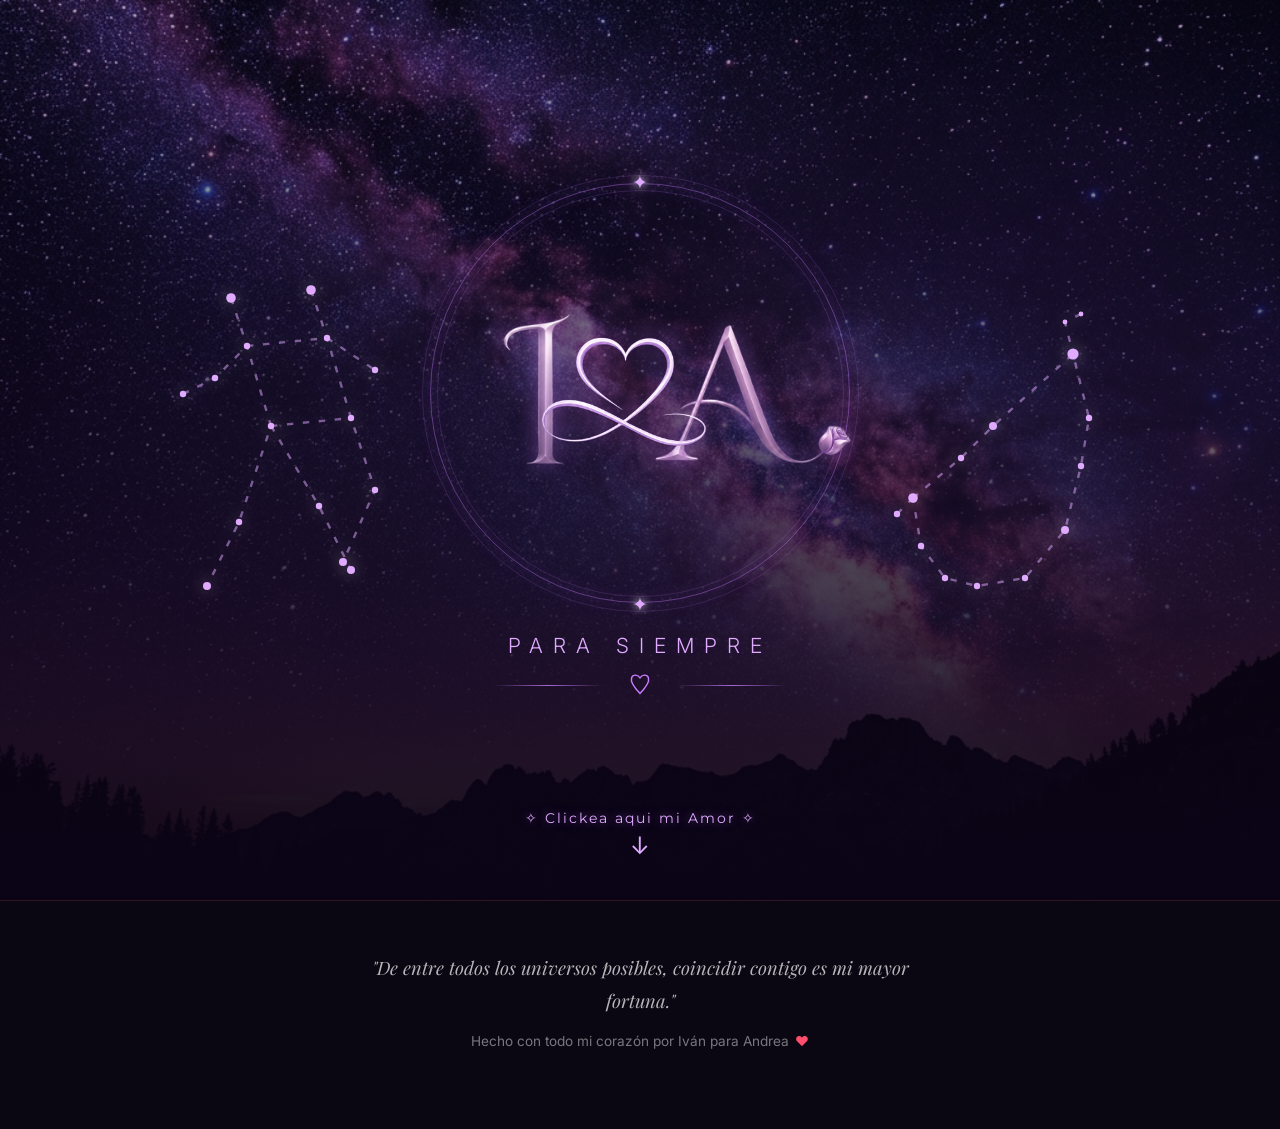
<file: index.html>
<!DOCTYPE html>
<html lang="es">

<head>
    <meta charset="UTF-8">
    <meta name="viewport" content="width=device-width, initial-scale=1.0">
    <title>Nuestra Historia • Iván & Andrea</title>
    <link rel="preconnect" href="https://fonts.googleapis.com">
    <link rel="preconnect" href="https://fonts.gstatic.com" crossorigin>
    <link
        href="https://fonts.googleapis.com/css2?family=Inter:wght@300;400;600&family=Playfair+Display:ital,wght@0,400;0,700;1,400&family=Montserrat:wght@300;500&display=swap"
        rel="stylesheet">
    <link rel="stylesheet" href="styles.css">
    <script>
        if ('scrollRestoration' in history) {
            history.scrollRestoration = 'manual';
        }
        window.scrollTo(0, 0);
        if (window.location.hash) {
            history.replaceState(null, '', window.location.pathname);
        }
    </script>
</head>

<body>
    <!-- =========================================================
         0. ANIMACIÓN DE APERTURA: 7 FOTOS RASGADAS (PORTADA NUEVA)
         ========================================================= -->
    <div id="intro-curtain" class="intro-curtain" title="Haz clic para continuar">
        <div class="torn-collage-stage">

            <!-- Pieza 1: Superior Izquierda (Minecraft & Anime) -->
            <div class="torn-piece piece-1" id="piece-1">
                <div class="piece-img-box"><img src="assets/portada/1.png" alt="Nosotros Dibujo 1"></div>
            </div>

            <!-- Pieza 2: Superior Derecha (Crayon & Anime Marco) -->
            <div class="torn-piece piece-2" id="piece-2">
                <div class="piece-img-box"><img src="assets/portada/2.png" alt="Nosotros Dibujo 2"></div>
            </div>

            <!-- Pieza 3: Inferior Izquierda (Simpsons & GTA) -->
            <div class="torn-piece piece-3" id="piece-3">
                <div class="piece-img-box"><img src="assets/portada/3.png" alt="Nosotros Dibujo 3"></div>
            </div>

            <!-- Pieza 6: Inferior Derecha (Videollamada Vertical) -->
            <div class="torn-piece piece-6" id="piece-6">
                <div class="piece-img-box"><img src="assets/portada/6.jpg" alt="Videollamada"></div>
            </div>

            <!-- Pieza 7: Inferior Centro-Derecha (Foto Bigote Vertical) -->
            <div class="torn-piece piece-7" id="piece-7">
                <div class="piece-img-box"><img src="assets/portada/7.jpg" alt="Momento Juntos"></div>
            </div>

            <!-- Pieza 5: Medio Izquierda (Bigote Divertido Vertical) -->
            <div class="torn-piece piece-5" id="piece-5">
                <div class="piece-img-box"><img src="assets/portada/5.jpg" alt="Momento Divertido"></div>
            </div>

            <!-- Pieza 4: Centro Principal (Gorritos & Abrazos - Sin texto encima) -->
            <div class="torn-piece piece-4" id="piece-4">
                <div class="piece-img-box"><img src="assets/portada/4.jpg" alt="Nuestra Foto"></div>
            </div>

        </div>
    </div>

    <!-- Animated Hearts Background -->
    <canvas id="hearts-canvas"
        style="position: fixed; top: 0; left: 0; width: 100vw; height: 100vh; z-index: 0; pointer-events: none;"></canvas>

    <!-- Inventario de Pistas -->
    <div id="clue-inventory" class="clue-inventory hidden">
        <span>Pistas encontradas:</span>
        <div class="clue-slots">
            <span class="slot" id="slot-1">_</span>
            <span class="slot" id="slot-2">_</span>
            <span class="slot" id="slot-3">_</span>
            <span class="slot" id="slot-4">_</span>
        </div>
    </div>

    <!-- =========================================================
         SECCIÓN 1: PORTADA ORIGINAL (HERO)
         ========================================================= -->
    <section class="hero" id="inicio">
        <!-- Constelación Géminis (Iván - 26 de Mayo) -->
        <div class="constellation constellation-left">
            <svg viewBox="0 0 150 250" class="star-map">
                <polyline points="45,30 55,60 70,110 50,170 30,210" fill="none" class="constellation-line" />
                <polyline points="70,110 100,160 120,200" fill="none" class="constellation-line" />
                <polyline points="15,90 35,80 55,60" fill="none" class="constellation-line" />
                <polyline points="95,25 105,55 120,105 135,150 115,195" fill="none" class="constellation-line" />
                <polyline points="105,55 135,75" fill="none" class="constellation-line" />
                <line x1="55" y1="60" x2="105" y2="55" class="constellation-line" />
                <line x1="70" y1="110" x2="120" y2="105" class="constellation-line" />
                <circle cx="45" cy="30" r="3" class="star-node glow" />
                <circle cx="95" cy="25" r="3" class="star-node glow" />
                <circle cx="55" cy="60" r="2" class="star-node" />
                <circle cx="105" cy="55" r="2" class="star-node" />
                <circle cx="70" cy="110" r="2" class="star-node" />
                <circle cx="120" cy="105" r="2" class="star-node" />
                <circle cx="15" cy="90" r="2" class="star-node" />
                <circle cx="35" cy="80" r="2" class="star-node" />
                <circle cx="135" cy="75" r="2" class="star-node" />
                <circle cx="50" cy="170" r="2" class="star-node" />
                <circle cx="30" cy="210" r="2.5" class="star-node" />
                <circle cx="100" cy="160" r="2" class="star-node" />
                <circle cx="120" cy="200" r="2.5" class="star-node" />
                <circle cx="135" cy="150" r="2" class="star-node" />
                <circle cx="115" cy="195" r="2.5" class="star-node" />
            </svg>
            <div class="constellation-date">26 de Mayo</div>
        </div>

        <!-- Constelación Capricornio (Andrea - 24 de Diciembre) -->
        <div class="constellation constellation-right">
            <svg viewBox="0 0 150 250" class="star-map">
                <polyline
                    points="20,155 50,130 70,110 120,65 130,105 125,135 115,175 90,205 60,210 40,205 25,185 20,155"
                    fill="none" class="constellation-line" />
                <polyline points="125,40 115,45 120,65" fill="none" class="constellation-line" />
                <line x1="20" y1="155" x2="10" y2="165" class="constellation-line" />
                <circle cx="120" cy="65" r="3.5" class="star-node glow" />
                <circle cx="20" cy="155" r="3" class="star-node glow" />
                <circle cx="125" cy="40" r="1.5" class="star-node" />
                <circle cx="115" cy="45" r="1.5" class="star-node" />
                <circle cx="130" cy="105" r="2" class="star-node" />
                <circle cx="125" cy="135" r="2" class="star-node" />
                <circle cx="115" cy="175" r="2.5" class="star-node" />
                <circle cx="90" cy="205" r="2" class="star-node" />
                <circle cx="60" cy="210" r="2" class="star-node" />
                <circle cx="40" cy="205" r="2" class="star-node" />
                <circle cx="25" cy="185" r="2" class="star-node" />
                <circle cx="50" cy="130" r="2" class="star-node" />
                <circle cx="70" cy="110" r="2.5" class="star-node" />
                <circle cx="10" cy="165" r="2" class="star-node glow" />
            </svg>
            <div class="constellation-date">24 de Diciembre</div>
        </div>

        <div class="hero-content">
            <div class="premium-monogram">
                <div class="monogram-ring">
                    <span class="star top-star">✦</span>
                    <div class="monogram-center">
                        <img src="assets/i.png" alt="I" class="letter-img letter-i">
                        <div class="beating-heart-wrapper">
                            <img src="assets/corazon.png" alt="Corazón" class="heart-img">
                        </div>
                        <img src="assets/A.png" alt="A" class="letter-img letter-a">
                    </div>
                    <span class="star bottom-star">✦</span>
                </div>
                <div class="monogram-subtitle">PARA SIEMPRE</div>
                <div class="monogram-divider">
                    <span class="line"></span>
                    <svg id="tiny-heart" viewBox="0 0 100 100" class="tiny-heart-svg">
                        <path d="M50,85 C20,55 10,35 15,20 C20,5 40,5 50,20 C60,5 80,5 85,20 C90,35 80,55 50,85 Z"
                            fill="none" stroke="#c77dff" stroke-width="6" />
                    </svg>
                    <span class="line"></span>
                </div>
            </div>
        </div>

        <div class="scroll-indicator" id="unlock-trigger" style="cursor: pointer;">
            <span>✧ Clickea aqui mi Amor ✧</span>
            <div class="arrow">↓</div>
        </div>
    </section>

    <!-- =========================================================
         CONTENIDO DESBLOQUEABLE
         ========================================================= -->
    <div id="locked-content" class="hidden">

        <!-- =========================================================
             SECCIÓN: SOBRE NOSOTROS (3 COLUMNAS COMPACTAS)
             ========================================================= -->
        <section class="about-us-section" id="tiempo">

            <header class="section-main-header">
                <span class="header-pretitle">SOBRE NOSOTROS</span>
                <div class="header-underline"></div>
            </header>

            <div class="about-cards-container">

                <!-- =====================================================
                     TARJETA 1: DESDE QUE NOS CONOCIMOS
                     ===================================================== -->
                <div class="about-card part-time">
                    <div class="card-header">
                        <h3 class="card-title">DESDE QUE NOS CONOCIMOS</h3>
                        <p class="card-subtitle">26 de Febrero de 2026 · 22:54 hrs</p>
                    </div>

                    <div class="time-capsules-grid">
                        <div class="time-capsule">
                            <span class="capsule-num" id="radar-days">00</span>
                            <span class="capsule-label">DÍAS</span>
                        </div>
                        <div class="time-capsule">
                            <span class="capsule-num" id="radar-hours">00</span>
                            <span class="capsule-label">HORAS</span>
                        </div>
                        <div class="time-capsule">
                            <span class="capsule-num" id="radar-minutes">00</span>
                            <span class="capsule-label">MINUTOS</span>
                        </div>
                        <div class="time-capsule highlight-capsule">
                            <span class="capsule-num" id="radar-seconds">00</span>
                            <span class="capsule-label">SEGUNDOS</span>
                        </div>
                    </div>

                    <p class="card-footer-quote">"Y cada segundo transcurrido hace que te ame más."</p>
                </div>

                <!-- =====================================================
                     TARJETA 2: CUADRO MISTERIOSO (???)
                     ===================================================== -->
                <div class="about-card mystery-card" id="mystery-card">
                    <div class="card-header">
                        <h3 class="card-title" id="mystery-card-title">???</h3>
                        <p class="card-subtitle" id="mystery-card-subtitle">???</p>
                    </div>

                    <!-- Estado Inicial Misterioso (Sin pistas de tiempo ni novios) -->
                    <div class="mystery-display-wrap" id="mystery-display-wrap">
                        <div class="mystery-lock-icon">
                            <svg viewBox="0 0 24 24" width="34" height="34" fill="none" stroke="currentColor"
                                stroke-width="2">
                                <rect x="3" y="11" width="18" height="11" rx="2" ry="2"></rect>
                                <path d="M7 11V7a5 5 0 0 1 10 0v4"></path>
                            </svg>
                        </div>
                        <span class="mystery-big-code" id="mystery-code-val">???</span>
                    </div>

                    <!-- Contador Oficial Desbloqueable (Aparece tras decir SÍ) -->
                    <div class="time-capsules-grid hidden" id="official-time-grid">
                        <div class="time-capsule">
                            <span class="capsule-num" id="novios-days">00</span>
                            <span class="capsule-label">DÍAS</span>
                        </div>
                        <div class="time-capsule">
                            <span class="capsule-num" id="novios-hours">00</span>
                            <span class="capsule-label">HORAS</span>
                        </div>
                        <div class="time-capsule">
                            <span class="capsule-num" id="novios-minutes">00</span>
                            <span class="capsule-label">MINUTOS</span>
                        </div>
                        <div class="time-capsule highlight-capsule">
                            <span class="capsule-num" id="novios-seconds">00</span>
                            <span class="capsule-label">SEGUNDOS</span>
                        </div>
                    </div>

                    <p class="card-footer-quote" id="mystery-footer-quote">???</p>
                </div>

                <!-- =====================================================
                     TARJETA 3: NUESTRA DISTANCIA
                     ===================================================== -->
                <div class="about-card part-distance">
                    <div class="card-header">
                        <h3 class="card-title">NUESTRA DISTANCIA</h3>
                        <p class="card-subtitle">Bajo las Mismas Estrellas</p>
                    </div>

                    <div class="tracker-nodes-row">
                        <!-- Nodo Iván -->
                        <div class="celestial-node">
                            <div class="node-ring">
                                <span class="node-initial">I</span>
                            </div>
                            <span class="node-name">Iván</span>
                            <span class="node-sign">Géminis · 26 Mayo</span>
                        </div>

                        <!-- Puente Cósmico de Unión -->
                        <div class="celestial-bridge">
                            <div class="bridge-line"></div>
                            <div class="bridge-center">
                                <div class="bridge-heart-pulse">
                                    <svg class="bridge-heart-svg" viewBox="0 0 24 24" fill="none" stroke="currentColor">
                                        <path
                                            d="M12 21.35l-1.45-1.32C5.4 15.36 2 12.28 2 8.5 2 5.42 4.42 3 7.5 3c1.74 0 3.41.81 4.5 2.09C13.09 3.81 14.76 3 16.5 3 19.58 3 22 5.42 22 8.5c0 3.78-3.4 6.86-8.55 11.54L12 21.35z" />
                                    </svg>
                                </div>
                                <span class="bridge-tag">0 CM EN EL CORAZÓN</span>
                            </div>
                            <div class="bridge-line"></div>
                        </div>

                        <!-- Nodo Andrea -->
                        <div class="celestial-node">
                            <div class="node-ring">
                                <span class="node-initial">A</span>
                            </div>
                            <span class="node-name">Andrea</span>
                            <span class="node-sign">Capricornio · 24 Dic</span>
                        </div>
                    </div>

                    <div class="distance-statement-box">
                        <p class="statement-main">Nos separan <span class="km-highlight" id="physical-distance">???
                                km</span> de distancia física,</p>
                        <p class="statement-emphasis">pero no existe distancia para lo que sentimos.</p>
                    </div>
                </div>

            </div>
        </section>




        <section class="chapters-timeline-section" id="capitulos">

            <!-- Arte Ambiental de Fondo: Flores, Corazones, Mariposas y Huellitas Dibujadas a Mano -->
            <div class="timeline-ambient-bg-art">

                <!-- Arte 1: Tulipán Botánico & Corazón Floreciente (Zona Capítulos I - II Izquierda) -->
                <div class="bg-giant-art art-pos-1">
                    <svg viewBox="-40 -40 480 480" class="giant-sketch-svg" overflow="visible">
                        <defs>
                            <linearGradient id="artGrad1" x1="0%" y1="0%" x2="100%" y2="100%">
                                <stop offset="0%" stop-color="#ff758f" stop-opacity="0.85" />
                                <stop offset="50%" stop-color="#ffd166" stop-opacity="0.75" />
                                <stop offset="100%" stop-color="#c77dff" stop-opacity="0.4" />
                            </linearGradient>
                            <filter id="artGlow1" x="-20%" y="-20%" width="140%" height="140%">
                                <feGaussianBlur stdDeviation="8" result="blur" />
                                <feComposite in="SourceGraphic" in2="blur" operator="over" />
                            </filter>
                        </defs>
                        <!-- Corazón con tallo botánico -->
                        <path
                            d="M200 350 C90 260 25 180 50 95 C70 30 155 30 200 105 C245 30 330 30 350 95 C375 180 310 260 200 350 Z"
                            fill="none" stroke="url(#artGrad1)" stroke-width="4.5" stroke-linecap="round"
                            filter="url(#artGlow1)" />
                        <!-- Tallo de tulipán saliendo del corazón -->
                        <path d="M200 350 Q230 220 180 140 Q150 90 190 40" fill="none" stroke="#ffd166" stroke-width="3"
                            stroke-linecap="round" />
                        <!-- Capullo de tulipán -->
                        <path d="M190 40 C170 20 165 -10 190 -25 C215 -10 210 20 190 40 Z"
                            fill="rgba(255, 117, 143, 0.15)" stroke="#ff758f" stroke-width="3" />
                        <path d="M190 -25 Q190 10 190 40" stroke="#ff758f" stroke-width="2" />
                        <!-- Hojas botánicas -->
                        <path d="M215 250 Q260 220 280 190 Q240 205 210 235" fill="rgba(255, 209, 102, 0.15)"
                            stroke="#ffd166" stroke-width="2.5" />
                        <path d="M185 180 Q130 150 110 120 Q150 135 180 165" fill="rgba(199, 125, 255, 0.15)"
                            stroke="#c77dff" stroke-width="2.5" />
                        <!-- Destellos -->
                        <path d="M70 60 L76 72 L88 78 L76 84 L70 96 L64 84 L52 78 L64 72 Z" fill="#ffd166"
                            opacity="0.6" />
                    </svg>
                </div>

                <!-- Arte 2: Flor Silvestre & Pétalos Flotantes (Zona Capítulos III - IV Derecha) -->
                <div class="bg-giant-art art-pos-2">
                    <svg viewBox="-40 -40 480 480" class="giant-sketch-svg" overflow="visible">
                        <defs>
                            <linearGradient id="artGrad2" x1="0%" y1="100%" x2="100%" y2="0%">
                                <stop offset="0%" stop-color="#ffd166" stop-opacity="0.85" />
                                <stop offset="50%" stop-color="#ff758f" stop-opacity="0.75" />
                                <stop offset="100%" stop-color="#9d4edd" stop-opacity="0.4" />
                            </linearGradient>
                            <filter id="artGlow2" x="-20%" y="-20%" width="140%" height="140%">
                                <feGaussianBlur stdDeviation="9" result="blur" />
                                <feComposite in="SourceGraphic" in2="blur" operator="over" />
                            </filter>
                        </defs>
                        <!-- Centro de la flor -->
                        <circle cx="200" cy="180" r="28" fill="rgba(255, 209, 102, 0.12)" stroke="#ffd166"
                            stroke-width="4" filter="url(#artGlow2)" />
                        <!-- Pétalos elegantes dibujados a mano -->
                        <path d="M200 152 C180 90 220 90 200 152 Z" fill="none" stroke="url(#artGrad2)"
                            stroke-width="3.5" transform="rotate(0 200 180)" />
                        <path d="M200 152 C180 90 220 90 200 152 Z" fill="none" stroke="url(#artGrad2)"
                            stroke-width="3.5" transform="rotate(72 200 180)" />
                        <path d="M200 152 C180 90 220 90 200 152 Z" fill="none" stroke="url(#artGrad2)"
                            stroke-width="3.5" transform="rotate(144 200 180)" />
                        <path d="M200 152 C180 90 220 90 200 152 Z" fill="none" stroke="url(#artGrad2)"
                            stroke-width="3.5" transform="rotate(216 200 180)" />
                        <path d="M200 152 C180 90 220 90 200 152 Z" fill="none" stroke="url(#artGrad2)"
                            stroke-width="3.5" transform="rotate(288 200 180)" />
                        <!-- Tallo curvado y hojas -->
                        <path d="M200 208 Q190 320 240 390" fill="none" stroke="#ff758f" stroke-width="3.5"
                            stroke-linecap="round" />
                        <path d="M205 280 Q260 260 270 220 Q230 250 205 280" fill="rgba(255, 117, 143, 0.15)"
                            stroke="#ff758f" stroke-width="2.5" />
                        <!-- Pétalos flotantes cayendo -->
                        <path d="M310 120 C295 95 325 95 310 120" stroke="#ffd166" stroke-width="2.5"
                            transform="rotate(25 310 120)" />
                        <path d="M340 180 C325 160 350 160 340 180" stroke="#ff758f" stroke-width="2.5"
                            transform="rotate(-15 340 180)" />
                        <path d="M280 70 L286 82 L298 88 L286 94 L280 106 L274 94 L262 88 L274 82 Z" fill="#ffd166"
                            opacity="0.8" />
                    </svg>
                </div>

                <!-- Arte 3: Mariposa Cósmica & Huellitas de Nutria (Zona Capítulos V - VI Izquierda) -->
                <div class="bg-giant-art art-pos-3">
                    <svg viewBox="-40 -40 480 480" class="giant-sketch-svg" overflow="visible">
                        <defs>
                            <linearGradient id="artGrad3" x1="0%" y1="0%" x2="100%" y2="100%">
                                <stop offset="0%" stop-color="#c77dff" stop-opacity="0.9" />
                                <stop offset="100%" stop-color="#ff758f" stop-opacity="0.65" />
                            </linearGradient>
                        </defs>
                        <!-- Cuerpo y alas de mariposa en forma de corazones -->
                        <path d="M200 160 L200 240" stroke="#ffd166" stroke-width="4" stroke-linecap="round" />
                        <!-- Antenas -->
                        <path d="M200 160 Q175 120 165 125 M200 160 Q225 120 235 125" stroke="#ffd166"
                            stroke-width="2.5" stroke-linecap="round" />
                        <!-- Alas superiores estilo corazón -->
                        <path d="M200 170 C140 80 50 110 90 200 C130 250 190 200 200 190"
                            fill="rgba(199, 125, 255, 0.08)" stroke="url(#artGrad3)" stroke-width="3.8" />
                        <path d="M200 170 C260 80 350 110 310 200 C270 250 210 200 200 190"
                            fill="rgba(255, 117, 143, 0.08)" stroke="url(#artGrad3)" stroke-width="3.8" />
                        <!-- Alas inferiores -->
                        <path d="M200 190 C150 210 110 290 170 300 C200 300 195 240 200 230" fill="none"
                            stroke="url(#artGrad3)" stroke-width="3" />
                        <path d="M200 190 C250 210 290 290 230 300 C200 300 205 240 200 230" fill="none"
                            stroke="url(#artGrad3)" stroke-width="3" />
                        <!-- Huellita de nutria tierna al lado -->
                        <g transform="translate(60, 290) rotate(-15)">
                            <ellipse cx="25" cy="30" rx="14" ry="11" fill="none" stroke="#ffd166" stroke-width="2.5" />
                            <circle cx="10" cy="12" r="4.5" fill="#ffd166" />
                            <circle cx="21" cy="7" r="4.5" fill="#ffd166" />
                            <circle cx="32" cy="8" r="4.5" fill="#ffd166" />
                            <circle cx="41" cy="15" r="4.5" fill="#ffd166" />
                        </g>
                    </svg>
                </div>

                <!-- Arte 4: Constelación de Corazones (Zona Capítulos VII - VIII Derecha) -->
                <div class="bg-giant-art art-pos-4">
                    <svg viewBox="-40 -40 480 480" class="giant-sketch-svg" overflow="visible">
                        <defs>
                            <linearGradient id="artGrad4" x1="0%" y1="0%" x2="100%" y2="100%">
                                <stop offset="0%" stop-color="#ffd166" stop-opacity="0.9" />
                                <stop offset="100%" stop-color="#ff758f" stop-opacity="0.6" />
                            </linearGradient>
                        </defs>
                        <!-- Pequeñas líneas de constelación -->
                        <polyline points="60,180 120,120 200,160 280,100 360,150" fill="none" stroke="#c77dff"
                            stroke-width="2" stroke-dasharray="6,6" opacity="0.6" />
                        <!-- Estrellas nodos -->
                        <circle cx="60" cy="180" r="4" fill="#ffd166" />
                        <circle cx="120" cy="120" r="5" fill="#ff758f" />
                        <circle cx="200" cy="160" r="4" fill="#ffd166" />
                        <circle cx="280" cy="100" r="6" fill="#ffd166" />
                        <circle cx="360" cy="150" r="4" fill="#ff758f" />
                        <!-- Corazón suspendido -->
                        <path d="M280 100 C250 40 180 70 200 120 C220 160 280 200 280 210" fill="none"
                            stroke="url(#artGrad4)" stroke-width="3" stroke-linecap="round" />
                    </svg>
                </div>

                <!-- Arte 5: Ramo Floreciente del Final (Zona Capítulos IX - X Izquierda) -->
                <div class="bg-giant-art art-pos-5">
                    <svg viewBox="-40 -40 480 480" class="giant-sketch-svg" overflow="visible">
                        <defs>
                            <linearGradient id="artGrad5" x1="0%" y1="100%" x2="100%" y2="0%">
                                <stop offset="0%" stop-color="#ff758f" stop-opacity="0.95" />
                                <stop offset="50%" stop-color="#c77dff" stop-opacity="0.8" />
                                <stop offset="100%" stop-color="#ffd166" stop-opacity="0.75" />
                            </linearGradient>
                        </defs>
                        <!-- Tallos entrelazados -->
                        <path d="M160 380 Q200 240 170 120 Q150 60 200 20" fill="none" stroke="url(#artGrad5)"
                            stroke-width="4" stroke-linecap="round" />
                        <path d="M220 390 Q180 260 240 160 Q270 110 240 50" fill="none" stroke="#ffd166"
                            stroke-width="3" stroke-linecap="round" opacity="0.85" />
                        <!-- Flor principal abierta -->
                        <circle cx="200" cy="20" r="16" fill="rgba(255, 117, 143, 0.2)" stroke="#ff758f"
                            stroke-width="3" />
                        <path d="M200 4 C175 -25 225 -25 200 4 Z" fill="rgba(255, 209, 102, 0.3)" stroke="#ffd166"
                            stroke-width="2.5" />
                        <path d="M184 20 C155 0 165 40 184 20 Z" fill="rgba(255, 117, 143, 0.3)" stroke="#ff758f"
                            stroke-width="2.5" />
                        <path d="M216 20 C245 0 235 40 216 20 Z" fill="rgba(199, 125, 255, 0.3)" stroke="#c77dff"
                            stroke-width="2.5" />
                        <!-- Hojas grandes elegantes -->
                        <path d="M180 280 Q100 250 80 190 Q130 200 175 255" fill="rgba(255, 117, 143, 0.12)"
                            stroke="#ff758f" stroke-width="3" />
                        <path d="M200 220 Q290 190 320 130 Q260 150 205 200" fill="rgba(255, 209, 102, 0.12)"
                            stroke="#ffd166" stroke-width="3" />
                        <path d="M120 100 L126 112 L138 118 L126 124 L120 136 L114 124 L102 118 L114 112 Z"
                            fill="#ffd166" opacity="0.7" />
                    </svg>
                </div>

            </div>

            <!-- Cabecera de Sección -->
            <header class="timeline-main-header">
                <span class="timeline-pretitle">✦ UN ESPACIO SOLO NUESTRO ✦</span>
                <h2 class="timeline-title">El Rincón de Iván & Andrea</h2>
                <div class="timeline-header-line"></div>
                <p class="timeline-subtitle">Cartas, música, recuerdos y desafíos guardados en un lugar creado con todo
                    mi corazón para ti.</p>
            </header>

            <!-- Barra HUD de Progreso Progresivo -->
            <div class="timeline-hud-progress">
                <div class="hud-progress-info">
                    <span class="hud-progress-label">✦ PROGRESO DEL VIAJE ✦</span>
                    <span class="hud-progress-count" id="timelineProgressCount">1 de 8 Capítulos Revelados</span>
                </div>
                <div class="hud-progress-bar-track">
                    <div class="hud-progress-bar-fill" id="timelineProgressBarFill" style="width: 12.5%;"></div>
                </div>
                <div class="hud-dev-controls">
                    <button type="button" class="hud-dev-btn" id="btnResetProgression"
                        title="Reiniciar progreso al Capítulo 1">
                        <svg viewBox="0 0 24 24" width="13" height="13" fill="none" stroke="currentColor"
                            stroke-width="2">
                            <path d="M3 12a9 9 0 1 0 9-9 9.75 9.75 0 0 0-6.74 2.74L3 8" />
                            <path d="M3 3v5h5" />
                        </svg>
                        <span>Reiniciar a Cap. 1</span>
                    </button>
                    <button type="button" class="hud-dev-btn" id="btnRevealAllChapters"
                        title="Revelar todos los capítulos para previsualizar">
                        <svg viewBox="0 0 24 24" width="13" height="13" fill="none" stroke="currentColor"
                            stroke-width="2">
                            <polygon
                                points="12 2 15.09 8.26 22 9.27 17 14.14 18.18 21.02 12 17.77 5.82 21.02 7 14.14 2 9.27 8.91 8.26 12 2" />
                        </svg>
                        <span>Revelar Todo</span>
                    </button>
                </div>
            </div>

            <!-- Contenedor Central de la Línea de Tiempo -->
            <div class="timeline-flow-container" id="timelineFlowContainer">

                <!-- Línea Guía Central con Gradiente y Resplandor -->
                <div class="timeline-spine-track"></div>

                <!-- FILA 1: CAPÍTULO I -->
                <div class="timeline-row row-left" data-chapter="1">
                    <div class="timeline-side-content">
                        <a href="capitulo1.html" class="timeline-card" id="timeline-card-1" data-chapter-id="1">
                            <div class="timeline-card-badge">CAPÍTULO I · EL COMIENZO</div>
                            <h3 class="timeline-card-title">Desde que te conocí</h3>
                            <p class="timeline-card-desc">El instante en que todo cambió y cómo iluminaste mi vida desde
                                el primer día.</p>
                            <div class="timeline-card-footer">
                                <span class="timeline-status">✦ Disponible</span>
                                <span class="timeline-action">Leer Capítulo →</span>
                            </div>
                        </a>
                    </div>

                    <div class="timeline-node" id="timeline-node-1">
                        <span class="node-icon">
                            <svg viewBox="0 0 24 24" fill="none" stroke="currentColor" stroke-width="2"
                                stroke-linecap="round" stroke-linejoin="round">
                                <path d="M2 3h6a4 4 0 0 1 4 4v14a3 3 0 0 0-3-3H2z"></path>
                                <path d="M22 3h-6a4 4 0 0 0-4 4v14a3 3 0 0 1 3-3h7z"></path>
                            </svg>
                        </span>
                        <span class="node-num">I</span>
                        <div class="node-pulse-ring"></div>
                    </div>

                    <div class="timeline-side-scrapbook">
                        <div class="scrapbook-polaroid rotate-right" id="polaroid-1">
                            <div class="tape-strip"></div>
                            <div class="polaroid-photo-wrapper">
                                <img src="assets/timeline/cap1_comienzo.jpg" alt="Desde que te conocí" class="polaroid-photo">
                                <div class="polaroid-lock-overlay">
                                    <svg viewBox="0 0 24 24" width="28" height="28" fill="none" stroke="currentColor"
                                        stroke-width="2">
                                        <rect x="3" y="11" width="18" height="11" rx="2" ry="2"></rect>
                                        <path d="M7 11V7a5 5 0 0 1 10 0v4"></path>
                                    </svg>
                                </div>
                            </div>
                            <div class="polaroid-caption">
                                <span class="polaroid-handwriting">«El inicio de lo mejor de mi vida»</span>
                                <span class="polaroid-tag">26 Feb 2026</span>
                            </div>
                        </div>
                    </div>
                </div>

                <!-- FILA 2: CAPÍTULO II -->
                <div class="timeline-row row-right" data-chapter="2">
                    <div class="timeline-side-scrapbook">
                        <div class="scrapbook-polaroid rotate-left" id="polaroid-2">
                            <div class="tape-strip"></div>
                            <div class="polaroid-photo-wrapper">
                                <img src="assets/timeline/cap2_confesion.jpg" alt="Razones por las que te amo" class="polaroid-photo">
                                <div class="polaroid-lock-overlay">
                                    <svg viewBox="0 0 24 24" width="28" height="28" fill="none" stroke="currentColor"
                                        stroke-width="2">
                                        <rect x="3" y="11" width="18" height="11" rx="2" ry="2"></rect>
                                        <path d="M7 11V7a5 5 0 0 1 10 0v4"></path>
                                    </svg>
                                </div>
                            </div>
                            <div class="polaroid-caption">
                                <span class="polaroid-handwriting">«Una flor para la niña de mis ojos»</span>
                                <span class="polaroid-tag">Para Andrea</span>
                            </div>
                        </div>
                    </div>

                    <div class="timeline-node" id="timeline-node-2">
                        <span class="node-icon">
                            <svg viewBox="0 0 24 24" fill="none" stroke="currentColor" stroke-width="2"
                                stroke-linecap="round" stroke-linejoin="round">
                                <path
                                    d="M20.84 4.61a5.5 5.5 0 0 0-7.78 0L12 5.67l-1.06-1.06a5.5 5.5 0 0 0-7.78 7.78l1.06 1.06L12 21.23l7.78-7.78 1.06-1.06a5.5 5.5 0 0 0 0-7.78z">
                                </path>
                            </svg>
                        </span>
                        <span class="node-num">II</span>
                        <div class="node-pulse-ring"></div>
                    </div>

                    <div class="timeline-side-content">
                        <a href="capitulo2.html" class="timeline-card" id="timeline-card-2" data-chapter-id="2">
                            <div class="timeline-card-badge">CAPÍTULO II · CONFESIÓN</div>
                            <h3 class="timeline-card-title">Razones por las que te amo</h3>
                            <p class="timeline-card-desc">Muchísimas razones que me hacen enamorarme de ti un poquito
                                más a cada instante.</p>
                            <div class="timeline-card-footer">
                                <span class="timeline-status">✦ Disponible</span>
                                <span class="timeline-action">Descubrir →</span>
                            </div>
                        </a>
                    </div>
                </div>

                <!-- FILA 3: CAPÍTULO III -->
                <div class="timeline-row row-left" data-chapter="3">
                    <div class="timeline-side-content">
                        <a href="capitulo3.html" class="timeline-card" id="timeline-card-3" data-chapter-id="3">
                            <div class="timeline-card-badge">CAPÍTULO III · MEMORIAS</div>
                            <h3 class="timeline-card-title">Nuestros Álbumes de Recuerdos</h3>
                            <p class="timeline-card-desc">Fotografías, anécdotas y detalles que guardo como tesoros en
                                el alma.</p>
                            <div class="timeline-card-footer">
                                <span class="timeline-status">✦ Disponible</span>
                                <span class="timeline-action">Ver Álbumes →</span>
                            </div>
                        </a>
                    </div>

                    <div class="timeline-node" id="timeline-node-3">
                        <span class="node-icon">
                            <svg viewBox="0 0 24 24" fill="none" stroke="currentColor" stroke-width="2"
                                stroke-linecap="round" stroke-linejoin="round">
                                <path
                                    d="M23 19a2 2 0 0 1-2 2H3a2 2 0 0 1-2-2V8a2 2 0 0 1 2-2h4l2-3h6l2 3h4a2 2 0 0 1 2 2z">
                                </path>
                                <circle cx="12" cy="13" r="4"></circle>
                            </svg>
                        </span>
                        <span class="node-num">III</span>
                        <div class="node-pulse-ring"></div>
                    </div>

                    <div class="timeline-side-scrapbook">
                        <div class="scrapbook-polaroid rotate-right" id="polaroid-3">
                            <div class="tape-strip"></div>
                            <div class="polaroid-photo-wrapper">
                                <img src="assets/timeline/cap3_memorias.jpg" alt="Nuestros Álbumes de Recuerdos" class="polaroid-photo">
                                <div class="polaroid-lock-overlay">
                                    <svg viewBox="0 0 24 24" width="28" height="28" fill="none" stroke="currentColor"
                                        stroke-width="2">
                                        <rect x="3" y="11" width="18" height="11" rx="2" ry="2"></rect>
                                        <path d="M7 11V7a5 5 0 0 1 10 0v4"></path>
                                    </svg>
                                </div>
                            </div>
                            <div class="polaroid-caption">
                                <span class="polaroid-handwriting">«Cada instante a tu lado cuenta doble»</span>
                                <span class="polaroid-tag">Álbum de Recuerdos</span>
                            </div>
                        </div>
                    </div>
                </div>

                <!-- FILA 4: CAPÍTULO IV -->
                <div class="timeline-row row-right" data-chapter="4">
                    <div class="timeline-side-scrapbook">
                        <div class="scrapbook-polaroid rotate-left" id="polaroid-4">
                            <div class="tape-strip"></div>
                            <div class="polaroid-photo-wrapper">
                                <img src="assets/timeline/cap4_cartas.jpg" alt="Cartas Para Cuando..." class="polaroid-photo">
                                <div class="polaroid-lock-overlay">
                                    <svg viewBox="0 0 24 24" width="28" height="28" fill="none" stroke="currentColor"
                                        stroke-width="2">
                                        <rect x="3" y="11" width="18" height="11" rx="2" ry="2"></rect>
                                        <path d="M7 11V7a5 5 0 0 1 10 0v4"></path>
                                    </svg>
                                </div>
                            </div>
                            <div class="polaroid-caption">
                                <span class="polaroid-handwriting">«Palabras selladas para cuando me extrañes»</span>
                                <span class="polaroid-tag">Cartas de Amor</span>
                            </div>
                        </div>
                    </div>

                    <div class="timeline-node" id="timeline-node-4">
                        <span class="node-icon">
                            <svg viewBox="0 0 24 24" fill="none" stroke="currentColor" stroke-width="2"
                                stroke-linecap="round" stroke-linejoin="round">
                                <path d="M4 4h16c1.1 0 2 .9 2 2v12c0 1.1-.9 2-2 2H4c-1.1 0-2-.9-2-2V6c0-1.1.9-2 2-2z">
                                </path>
                                <polyline points="22,6 12,13 2,6"></polyline>
                            </svg>
                        </span>
                        <span class="node-num">IV</span>
                        <div class="node-pulse-ring"></div>
                    </div>

                    <div class="timeline-side-content">
                        <a href="capitulo5.html" class="timeline-card" id="timeline-card-4" data-chapter-id="4">
                            <div class="timeline-card-badge">CAPÍTULO IV · REFUGIO</div>
                            <h3 class="timeline-card-title">Cartas Para Cuando...</h3>
                            <p class="timeline-card-desc">Para cuando estés triste, no puedas dormir o simplemente
                                necesites un abrazo a la distancia.</p>
                            <div class="timeline-card-footer">
                                <span class="timeline-status">✦ Disponible</span>
                                <span class="timeline-action">Abrir Sobres →</span>
                            </div>
                        </a>
                    </div>
                </div>

                <!-- FILA 5: CAPÍTULO V -->
                <div class="timeline-row row-left" data-chapter="5">
                    <div class="timeline-side-content">
                        <a href="capitulo6.html" class="timeline-card" id="timeline-card-5" data-chapter-id="5">
                            <div class="timeline-card-badge">CAPÍTULO V · EL DESAFÍO</div>
                            <h3 class="timeline-card-title">El Desafío de Iván</h3>
                            <p class="timeline-card-desc">Trivia arcade de pareja para poner a prueba cuánto nos
                                conocemos y nuestra telepatía.</p>
                            <div class="timeline-card-footer">
                                <span class="timeline-status">✦ Interactivo</span>
                                <span class="timeline-action">Jugar Desafío →</span>
                            </div>
                        </a>
                    </div>

                    <div class="timeline-node" id="timeline-node-5">
                        <span class="node-icon">
                            <svg viewBox="0 0 24 24" fill="none" stroke="currentColor" stroke-width="2"
                                stroke-linecap="round" stroke-linejoin="round">
                                <rect x="2" y="6" width="20" height="12" rx="2"></rect>
                                <circle cx="8" cy="12" r="2"></circle>
                                <path d="M15 9v6M12 12h6"></path>
                            </svg>
                        </span>
                        <span class="node-num">V</span>
                        <div class="node-pulse-ring"></div>
                    </div>

                    <div class="timeline-side-scrapbook">
                        <div class="scrapbook-polaroid rotate-right" id="polaroid-5">
                            <div class="tape-strip"></div>
                            <div class="polaroid-photo-wrapper">
                                <img src="assets/timeline/cap5_desafio.jpg" alt="El Desafío de Iván" class="polaroid-photo">
                                <div class="polaroid-lock-overlay">
                                    <svg viewBox="0 0 24 24" width="28" height="28" fill="none" stroke="currentColor"
                                        stroke-width="2">
                                        <rect x="3" y="11" width="18" height="11" rx="2" ry="2"></rect>
                                        <path d="M7 11V7a5 5 0 0 1 10 0v4"></path>
                                    </svg>
                                </div>
                            </div>
                            <div class="polaroid-caption">
                                <span class="polaroid-handwriting">«Descubriendo qué tanto nos conocemos»</span>
                                <span class="polaroid-tag">El Desafío Arcade</span>
                            </div>
                        </div>
                    </div>
                </div>

                <!-- FILA 6: CAPÍTULO VI -->
                <div class="timeline-row row-right" data-chapter="6">
                    <div class="timeline-side-scrapbook">
                        <div class="scrapbook-polaroid rotate-left" id="polaroid-6">
                            <div class="tape-strip"></div>
                            <div class="polaroid-photo-wrapper">
                                <img src="assets/timeline/cap6_playlist.jpg" alt="Nuestra Playlist" class="polaroid-photo">
                                <div class="polaroid-lock-overlay">
                                    <svg viewBox="0 0 24 24" width="28" height="28" fill="none" stroke="currentColor"
                                        stroke-width="2">
                                        <rect x="3" y="11" width="18" height="11" rx="2" ry="2"></rect>
                                        <path d="M7 11V7a5 5 0 0 1 10 0v4"></path>
                                    </svg>
                                </div>
                            </div>
                            <div class="polaroid-caption">
                                <span class="polaroid-handwriting">«Nuestra sintonía en cada canción»</span>
                                <span class="polaroid-tag">Nuestra Frecuencia</span>
                            </div>
                        </div>
                    </div>

                    <div class="timeline-node" id="timeline-node-6">
                        <span class="node-icon">
                            <svg viewBox="0 0 24 24" fill="none" stroke="currentColor" stroke-width="2"
                                stroke-linecap="round" stroke-linejoin="round">
                                <circle cx="12" cy="12" r="10"></circle>
                                <circle cx="12" cy="12" r="3"></circle>
                                <path d="M12 2a10 10 0 0 1 10 10"></path>
                            </svg>
                        </span>
                        <span class="node-num">VI</span>
                        <div class="node-pulse-ring"></div>
                    </div>

                    <div class="timeline-side-content">
                        <a href="capitulo7.html" class="timeline-card" id="timeline-card-6" data-chapter-id="6">
                            <div class="timeline-card-badge">CAPÍTULO VI · NUESTRA PLAYLIST</div>
                            <h3 class="timeline-card-title">Nuestra Playlist</h3>
                            <p class="timeline-card-desc">Una invitación íntima para construir nuestra banda sonora
                                juntos en Spotify.</p>
                            <div class="timeline-card-footer">
                                <span class="timeline-status">✦ Invitación</span>
                                <span class="timeline-action">Abrir →</span>
                            </div>
                        </a>
                    </div>
                </div>

                <!-- FILA 7: CAPÍTULO VII -->
                <div class="timeline-row row-left" data-chapter="7">
                    <div class="timeline-side-content">
                        <a href="capitulo9.html" class="timeline-card" id="timeline-card-7" data-chapter-id="7">
                            <div class="timeline-card-badge">CAPÍTULO VII · SUEÑOS</div>
                            <h3 class="timeline-card-title">Nuestro Futuro Juntos</h3>
                            <p class="timeline-card-desc">Tablero de visiones, metas por cumplir y los viajes que nos
                                esperan.</p>
                            <div class="timeline-card-footer">
                                <span class="timeline-status">✦ Disponible</span>
                                <span class="timeline-action">Soñar →</span>
                            </div>
                        </a>
                    </div>

                    <div class="timeline-node" id="timeline-node-7">
                        <span class="node-icon">
                            <svg viewBox="0 0 24 24" fill="none" stroke="currentColor" stroke-width="2"
                                stroke-linecap="round" stroke-linejoin="round">
                                <polygon points="12 2 19 21 12 17 5 21 12 2"></polygon>
                            </svg>
                        </span>
                        <span class="node-num">VII</span>
                        <div class="node-pulse-ring"></div>
                    </div>

                    <div class="timeline-side-scrapbook">
                        <div class="scrapbook-polaroid rotate-right" id="polaroid-7">
                            <div class="tape-strip"></div>
                            <div class="polaroid-photo-wrapper">
                                <img src="assets/timeline/cap7_suenos.jpg" alt="Nuestro Futuro Juntos" class="polaroid-photo">
                                <div class="polaroid-lock-overlay">
                                    <svg viewBox="0 0 24 24" width="28" height="28" fill="none" stroke="currentColor"
                                        stroke-width="2">
                                        <rect x="3" y="11" width="18" height="11" rx="2" ry="2"></rect>
                                        <path d="M7 11V7a5 5 0 0 1 10 0v4"></path>
                                    </svg>
                                </div>
                            </div>
                            <div class="polaroid-caption">
                                <span class="polaroid-handwriting">«No hay kilómetros que venzan nuestro amor»</span>
                                <span class="polaroid-tag">Viajes &amp; Sueños</span>
                            </div>
                        </div>
                    </div>
                </div>

                <!-- FILA 8: CAPÍTULO VIII · EL JURAMENTO FINAL -->
                <div class="timeline-row row-right" data-chapter="8">
                    <div class="timeline-side-scrapbook">
                        <div class="scrapbook-polaroid rotate-left" id="polaroid-8">
                            <div class="tape-strip"></div>
                            <div class="polaroid-photo-wrapper">
                                <img src="assets/timeline/cap8_juramento.jpg" alt="El Juramento Final" class="polaroid-photo">
                                <div class="polaroid-lock-overlay">
                                    <svg viewBox="0 0 24 24" width="28" height="28" fill="none" stroke="currentColor"
                                        stroke-width="2">
                                        <rect x="3" y="11" width="18" height="11" rx="2" ry="2"></rect>
                                        <path d="M7 11V7a5 5 0 0 1 10 0v4"></path>
                                    </svg>
                                </div>
                            </div>
                            <div class="polaroid-caption">
                                <span class="polaroid-handwriting">«Con todo mi amor, por siempre Iván»</span>
                                <span class="polaroid-tag">El Gran Juramento</span>
                            </div>
                        </div>
                    </div>

                    <div class="timeline-node" id="timeline-node-8">
                        <span class="node-icon">
                            <svg viewBox="0 0 24 24" fill="none" stroke="currentColor" stroke-width="2"
                                stroke-linecap="round" stroke-linejoin="round">
                                <rect x="3" y="11" width="18" height="11" rx="2" ry="2"></rect>
                                <path d="M7 11V7a5 5 0 0 1 10 0v4"></path>
                            </svg>
                        </span>
                        <span class="node-num">VIII</span>
                        <div class="node-pulse-ring"></div>
                    </div>

                    <div class="timeline-side-content">
                        <a href="capitulo10.html" class="timeline-card" id="timeline-card-8" data-chapter-id="8">
                            <div class="timeline-card-badge">CAPÍTULO VIII · EL JURAMENTO</div>
                            <h3 class="timeline-card-title">Un Mensaje Final & La Gran Pregunta</h3>
                            <p class="timeline-card-desc">Una carta íntima custodiada por un candado secreto que guarda
                                la pregunta más importante.</p>
                            <div class="timeline-card-footer">
                                <span class="timeline-status">✦ Carta</span>
                                <span class="timeline-action">Leer Carta →</span>
                            </div>
                        </a>
                    </div>
                </div>

            </div>

            <!-- Toast Flotante de Bloqueo -->
            <div class="timeline-lock-toast" id="timelineLockToast">
                <div class="toast-lock-icon">
                    <svg viewBox="0 0 24 24" width="18" height="18" fill="none" stroke="currentColor" stroke-width="2">
                        <rect x="3" y="11" width="18" height="11" rx="2" ry="2"></rect>
                        <path d="M7 11V7a5 5 0 0 1 10 0v4"></path>
                    </svg>
                </div>
                <div class="toast-msg" id="timelineToastMsg">Debes leer el capítulo anterior para revelar este misterio.
                </div>
            </div>
        </section>

    </div> <!-- Fin del locked-content -->


    <!-- =========================================================
             FOOTER ELEGANTE
             ========================================================= -->
    <footer class="romantic-footer">
        <div class="footer-container">
            <p class="footer-quote">"De entre todos los universos posibles, coincidir contigo es mi mayor fortuna."</p>
            <div class="footer-brand">
                <span>Hecho con todo mi corazón por Iván para Andrea</span>
                <span class="footer-heart">♥</span>
            </div>
        </div>
    </footer>


    <script src="script.js"></script>
</body>

</html>
</file>
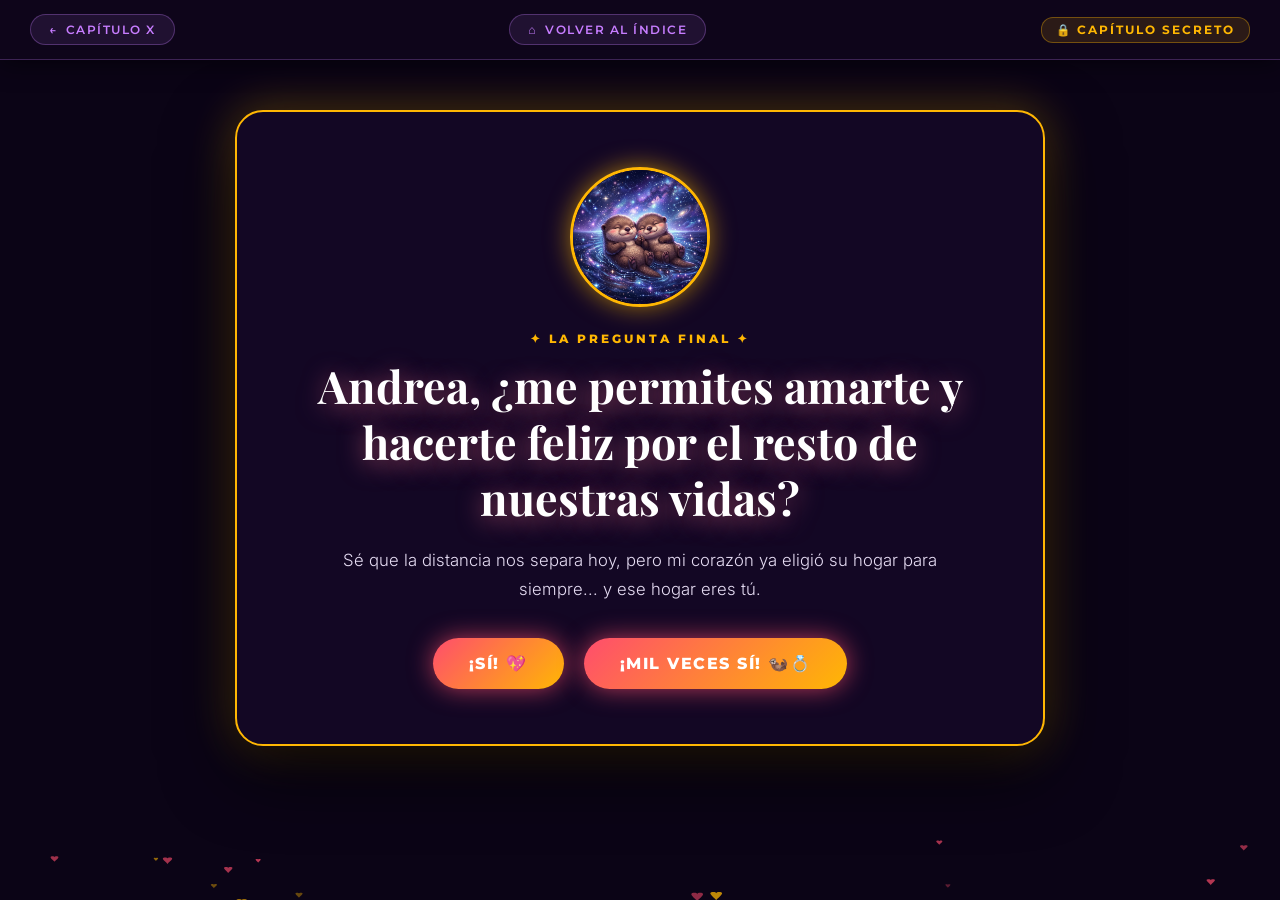
<file: capitulo-secreto.html>
<!DOCTYPE html>
<html lang="es">

<head>
    <meta charset="UTF-8">
    <meta name="viewport" content="width=device-width, initial-scale=1.0">
    <title>Capítulo Secreto · Una Pregunta Para Ti · Andrea & Iván</title>

    <link rel="preconnect" href="https://fonts.googleapis.com">
    <link rel="preconnect" href="https://fonts.gstatic.com" crossorigin>
    <link
        href="https://fonts.googleapis.com/css2?family=Inter:wght@300;400;500;600;700&family=Playfair+Display:ital,wght@0,400;0,600;0,700;1,400;1,600&family=Montserrat:wght@300;400;500;600;700;800&family=Dancing+Script:wght@600;700&display=swap"
        rel="stylesheet">

    <link rel="stylesheet" href="styles.css">

    <style>
        body {
            background-color: #0b0416 !important;
            min-height: 100vh;
            color: #ffffff;
            font-family: 'Inter', sans-serif;
            margin: 0;
            padding: 0;
            overflow-x: hidden;
            position: relative;
        }

        #hearts-canvas {
            position: fixed;
            top: 0;
            left: 0;
            width: 100vw;
            height: 100vh;
            pointer-events: none;
            z-index: 1;
        }

        .chapter-navbar {
            position: sticky;
            top: 0;
            z-index: 100;
            background: rgba(15, 6, 28, 0.88);
            backdrop-filter: blur(18px);
            -webkit-backdrop-filter: blur(18px);
            border-bottom: 1px solid rgba(199, 125, 255, 0.25);
            padding: 14px 30px;
            display: flex;
            align-items: center;
            justify-content: space-between;
            box-shadow: 0 4px 25px rgba(0, 0, 0, 0.5);
        }

        .nav-back-btn {
            display: inline-flex;
            align-items: center;
            gap: 8px;
            color: var(--secondary-color);
            font-family: 'Montserrat', sans-serif;
            font-size: 0.76rem;
            font-weight: 600;
            letter-spacing: 1.5px;
            text-decoration: none;
            text-transform: uppercase;
            padding: 7px 18px;
            border-radius: 20px;
            background: rgba(199, 125, 255, 0.1);
            border: 1px solid rgba(199, 125, 255, 0.3);
            transition: all 0.25s ease;
        }

        .nav-back-btn:hover {
            background: rgba(199, 125, 255, 0.25);
            color: #ffffff;
            transform: translateX(-3px);
            box-shadow: 0 0 15px rgba(199, 125, 255, 0.4);
        }

        .nav-chapter-badge {
            font-family: 'Montserrat', sans-serif;
            font-size: 0.72rem;
            font-weight: 700;
            letter-spacing: 2px;
            color: var(--accent);
            text-transform: uppercase;
            background: rgba(255, 183, 3, 0.12);
            border: 1px solid rgba(255, 183, 3, 0.35);
            padding: 5px 14px;
            border-radius: 12px;
        }

        .proposal-wrapper {
            position: relative;
            z-index: 10;
            max-width: 850px;
            margin: 50px auto 80px auto;
            padding: 0 20px;
            text-align: center;
        }

        .proposal-card {
            background: rgba(20, 8, 38, 0.9);
            border: 2px solid var(--accent);
            border-radius: 28px;
            padding: 55px 45px;
            box-shadow: 0 25px 70px rgba(0, 0, 0, 0.8), 0 0 45px rgba(255, 183, 3, 0.35);
            position: relative;
        }

        .proposal-otter-couple {
            width: 140px;
            height: 140px;
            border-radius: 50%;
            object-fit: cover;
            border: 3px solid var(--accent);
            box-shadow: 0 0 25px rgba(255, 183, 3, 0.6);
            margin: 0 auto 24px auto;
            display: block;
        }

        .proposal-tag {
            font-family: 'Montserrat', sans-serif;
            font-size: 0.78rem;
            font-weight: 800;
            letter-spacing: 3px;
            color: var(--accent);
            text-transform: uppercase;
            display: block;
            margin-bottom: 12px;
        }

        .proposal-question {
            font-family: 'Playfair Display', serif;
            font-size: 2.8rem;
            font-weight: 700;
            color: #ffffff;
            line-height: 1.25;
            margin: 0 0 20px 0;
            text-shadow: 0 4px 25px rgba(255, 117, 143, 0.6);
        }

        .proposal-subtext {
            font-family: 'Inter', sans-serif;
            font-size: 1.05rem;
            color: #f1e7fe;
            line-height: 1.7;
            max-width: 620px;
            margin: 0 auto 35px auto;
            opacity: 0.95;
        }

        .proposal-btns-row {
            display: flex;
            align-items: center;
            justify-content: center;
            gap: 20px;
            flex-wrap: wrap;
        }

        .btn-proposal-yes {
            background: linear-gradient(135deg, #ff4d6d, #ffb703);
            color: #ffffff;
            font-family: 'Montserrat', sans-serif;
            font-size: 1rem;
            font-weight: 800;
            letter-spacing: 1.5px;
            text-transform: uppercase;
            border: none;
            padding: 16px 36px;
            border-radius: 35px;
            cursor: pointer;
            box-shadow: 0 0 25px rgba(255, 77, 109, 0.7);
            transition: transform 0.25s ease, box-shadow 0.25s ease;
        }

        .btn-proposal-yes:hover {
            transform: scale(1.08);
            box-shadow: 0 0 35px rgba(255, 183, 3, 0.9);
        }

        .success-celebration {
            display: none;
            margin-top: 35px;
            padding-top: 30px;
            border-top: 1px dashed rgba(255, 183, 3, 0.5);
            animation: fadeIn 0.8s ease forwards;
        }

        @keyframes fadeIn {
            from { opacity: 0; transform: translateY(15px); }
            to { opacity: 1; transform: translateY(0); }
        }

        .success-title {
            font-family: 'Dancing Script', cursive;
            font-size: 2.8rem;
            color: var(--accent);
            margin: 0 0 10px 0;
        }

        .success-desc {
            font-family: 'Playfair Display', serif;
            font-style: italic;
            font-size: 1.2rem;
            color: #ffffff;
            line-height: 1.6;
        }

        @media screen and (max-width: 768px) {
            .proposal-card { padding: 35px 20px; }
            .proposal-question { font-size: 2.1rem; }
            .btn-proposal-yes { width: 100%; }
        }
    </style>
</head>

<body>

    <div class="stars"></div>
    <div class="twinkling"></div>
    <canvas id="hearts-canvas"></canvas>
    <canvas id="confetti-canvas" style="position: fixed; top: 0; left: 0; width: 100vw; height: 100vh; pointer-events: none; z-index: 300;"></canvas>

    <nav class="chapter-navbar">
        <a href="capitulo10.html" class="nav-back-btn">
            <span>←</span> Capítulo X
        </a>
        <a href="index.html" class="nav-back-btn">
            <span>⌂</span> Volver al Índice
        </a>
        <span class="nav-chapter-badge">🔒 Capítulo Secreto</span>
    </nav>

    <main class="proposal-wrapper">
        <div class="proposal-card">
            <img src="assets/otters_couple.jpg" alt="Nutrias enamoradas" class="proposal-otter-couple">
            
            <span class="proposal-tag">✦ LA PREGUNTA FINAL ✦</span>
            <h1 class="proposal-question">Andrea, ¿me permites amarte y hacerte feliz por el resto de nuestras vidas?</h1>
            
            <p class="proposal-subtext">
                Sé que la distancia nos separa hoy, pero mi corazón ya eligió su hogar para siempre... y ese hogar eres tú.
            </p>

            <div class="proposal-btns-row" id="proposal-buttons">
                <button class="btn-proposal-yes" onclick="celebrateLove('¡Sí, acepto!')">
                    ¡Sí! 💖
                </button>
                <button class="btn-proposal-yes" onclick="celebrateLove('¡Mil veces sí!')">
                    ¡Mil veces sí! 🦦💍
                </button>
            </div>

            <div class="success-celebration" id="celebration-box">
                <h2 class="success-title">¡Prometo hacerte la mujer más feliz del universo! 🦦✨</h2>
                <p class="success-desc">
                    “Te amo hoy, mañana y en cada una de las vidas que existan. Gracias por ser mi mayor sueño hecho realidad.”
                </p>
                <div style="margin-top: 25px; display: flex; justify-content: center; gap: 15px; flex-wrap: wrap;">
                    <a href="index.html" class="nav-back-btn" style="font-size: 0.85rem; padding: 10px 24px;">
                        Volver al Inicio con Todo Mi Amor ⌂
                    </a>
                </div>
            </div>

        </div>
    </main>

    <script>
        const audioCtx = new (window.AudioContext || window.webkitAudioContext)();
        function playCelebrationChord() {
            try {
                if (audioCtx.state === 'suspended') { audioCtx.resume(); }
                const notes = [523.25, 659.25, 783.99, 1046.50]; // C Major Chord
                notes.forEach((freq, i) => {
                    const osc = audioCtx.createOscillator();
                    const gain = audioCtx.createGain();
                    osc.type = 'sine';
                    osc.frequency.setValueAtTime(freq, audioCtx.currentTime + i * 0.08);
                    gain.gain.setValueAtTime(0.12, audioCtx.currentTime + i * 0.08);
                    gain.gain.exponentialRampToValueAtTime(0.001, audioCtx.currentTime + 1.2);
                    osc.connect(gain);
                    gain.connect(audioCtx.destination);
                    osc.start(audioCtx.currentTime + i * 0.08);
                    osc.stop(audioCtx.currentTime + 1.2);
                });
            } catch(e) {}
        }

        // Confetti Canvas
        const confettiCanvas = document.getElementById('confetti-canvas');
        const cctx = confettiCanvas.getContext('2d');
        let cWidth, cHeight;
        let confettiPieces = [];

        function resizeConfetti() {
            cWidth = confettiCanvas.width = window.innerWidth;
            cHeight = confettiCanvas.height = window.innerHeight;
        }
        window.addEventListener('resize', resizeConfetti);
        resizeConfetti();

        function launchConfetti() {
            confettiPieces = [];
            const colors = ['#ff758f', '#ffb703', '#c77dff', '#7209b7', '#ffd166', '#ffffff', '#ff4d6d'];
            for (let i = 0; i < 140; i++) {
                confettiPieces.push({
                    x: cWidth / 2,
                    y: cHeight / 2 + 50,
                    vx: (Math.random() - 0.5) * 16,
                    vy: (Math.random() - 0.5) * 18 - 6,
                    size: Math.random() * 9 + 4,
                    color: colors[Math.floor(Math.random() * colors.length)],
                    rot: Math.random() * 360,
                    rotSpeed: (Math.random() - 0.5) * 12,
                    opacity: 1
                });
            }
            animateConfetti();
        }

        function animateConfetti() {
            if (confettiPieces.length === 0) return;
            cctx.clearRect(0, 0, cWidth, cHeight);
            for (let i = confettiPieces.length - 1; i >= 0; i--) {
                const p = confettiPieces[i];
                p.x += p.vx;
                p.y += p.vy;
                p.vy += 0.22;
                p.rot += p.rotSpeed;
                p.opacity -= 0.006;

                if (p.opacity <= 0 || p.y > cHeight) {
                    confettiPieces.splice(i, 1);
                    continue;
                }

                cctx.save();
                cctx.globalAlpha = p.opacity;
                cctx.translate(p.x, p.y);
                cctx.rotate(p.rot * Math.PI / 180);
                cctx.fillStyle = p.color;
                cctx.fillRect(-p.size / 2, -p.size / 2, p.size, p.size);
                cctx.restore();
            }
            if (confettiPieces.length > 0) {
                requestAnimationFrame(animateConfetti);
            } else {
                cctx.clearRect(0, 0, cWidth, cHeight);
            }
        }

        function celebrateLove(msg) {
            playCelebrationChord();
            launchConfetti();
            document.getElementById('proposal-buttons').style.display = 'none';
            document.getElementById('celebration-box').style.display = 'block';
            if (!localStorage.getItem('noviosAcceptedDate')) {
                localStorage.setItem('noviosAcceptedDate', new Date().toISOString());
            }
        }

        const canvas = document.getElementById('hearts-canvas');
        if (canvas) {
            const ctx = canvas.getContext('2d');
            let width, height, hearts = [];
            function resize() { width = canvas.width = window.innerWidth; height = canvas.height = window.innerHeight; }
            window.addEventListener('resize', resize);
            resize();
            class Heart {
                constructor() { this.reset(); }
                reset() {
                    this.x = Math.random() * width; this.y = height + Math.random() * 200;
                    this.size = Math.random() * 4 + 2; this.speedY = Math.random() * 1.2 + 0.5;
                    this.speedX = (Math.random() - 0.5) * 0.6; this.opacity = Math.random() * 0.5 + 0.3;
                    this.color = Math.random() > 0.5 ? '#ff4d6d' : '#ffb703';
                }
                update() { this.y -= this.speedY; this.x += this.speedX; if (this.y < -30) this.reset(); }
                draw() {
                    ctx.save(); ctx.globalAlpha = this.opacity; ctx.fillStyle = this.color;
                    ctx.beginPath();
                    const topCurveHeight = this.size * 0.3;
                    ctx.moveTo(this.x, this.y + topCurveHeight);
                    ctx.bezierCurveTo(this.x, this.y, this.x - this.size, this.y, this.x - this.size, this.y + topCurveHeight);
                    ctx.bezierCurveTo(this.x - this.size, this.y + (this.size + topCurveHeight) / 2, this.x, this.y + (this.size + topCurveHeight), this.x, this.y + this.size * 1.5);
                    ctx.bezierCurveTo(this.x, this.y + (this.size + topCurveHeight), this.x + this.size, this.y + (this.size + topCurveHeight) / 2, this.x + this.size, this.y + topCurveHeight);
                    ctx.bezierCurveTo(this.x + this.size, this.y, this.x, this.y, this.x, this.y + topCurveHeight);
                    ctx.closePath(); ctx.fill(); ctx.restore();
                }
            }
            for (let i = 0; i < 50; i++) hearts.push(new Heart());
            function animate() {
                ctx.clearRect(0, 0, width, height);
                for (let i = 0; i < hearts.length; i++) { hearts[i].update(); hearts[i].draw(); }
                requestAnimationFrame(animate);
            }
            animate();
        }

    </script>
</body>

</html>
</file>
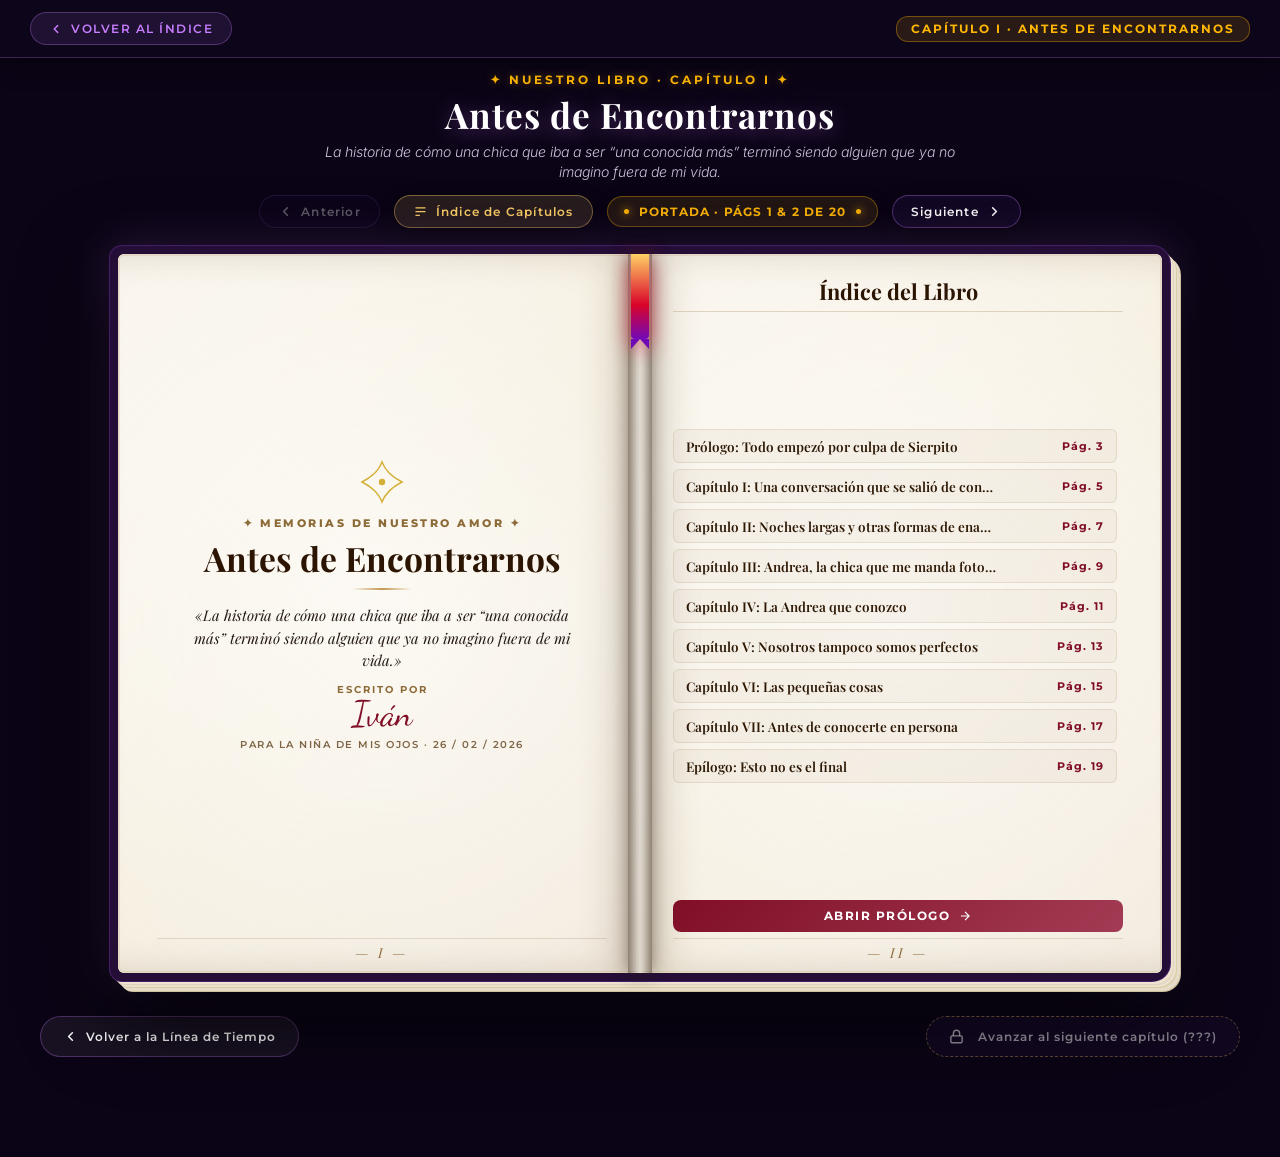
<file: capitulo1.html>
<!DOCTYPE html>
<html lang="es">

<head>
    <meta charset="UTF-8">
    <meta name="viewport" content="width=device-width, initial-scale=1.0">
    <title>Capítulo I: Antes de Encontrarnos · Andrea & Iván</title>

    <!-- Google Fonts -->
    <link rel="preconnect" href="https://fonts.googleapis.com">
    <link rel="preconnect" href="https://fonts.gstatic.com" crossorigin>
    <link
        href="https://fonts.googleapis.com/css2?family=Inter:wght@300;400;500;600;700&family=Playfair+Display:ital,wght@0,400;0,600;0,700;1,400;1,600&family=Montserrat:wght@300;400;500;600;700;800&family=Dancing+Script:wght@600;700&display=swap"
        rel="stylesheet">

    <link rel="stylesheet" href="styles.css">
    <script src="progress-tracker.js"></script>

    <style>
        /* =========================================================
           ESTILOS MAESTROS: LIBRO 3D REALISTA · ANTES DE ENCONTRARNOS
           ========================================================= */
        body {
            background-color: #0b0416 !important;
            min-height: 100vh;
            color: #ffffff;
            font-family: 'Inter', sans-serif;
            margin: 0;
            padding: 0;
            overflow-x: hidden;
            position: relative;
        }

        #hearts-canvas {
            position: fixed;
            top: 0;
            left: 0;
            width: 100vw;
            height: 100vh;
            pointer-events: none;
            z-index: 1;
        }

        /* Barra de Navegación */
        .chapter-navbar {
            position: sticky;
            top: 0;
            z-index: 100;
            background: rgba(15, 6, 28, 0.92);
            backdrop-filter: blur(18px);
            -webkit-backdrop-filter: blur(18px);
            border-bottom: 1px solid rgba(199, 125, 255, 0.25);
            padding: 12px 30px;
            display: flex;
            align-items: center;
            justify-content: space-between;
            box-shadow: 0 4px 25px rgba(0, 0, 0, 0.5);
        }

        .nav-back-btn {
            display: inline-flex;
            align-items: center;
            gap: 8px;
            color: var(--secondary-color, #c77dff);
            font-family: 'Montserrat', sans-serif;
            font-size: 0.76rem;
            font-weight: 600;
            letter-spacing: 1.5px;
            text-decoration: none;
            text-transform: uppercase;
            padding: 8px 18px;
            border-radius: 20px;
            background: rgba(199, 125, 255, 0.1);
            border: 1px solid rgba(199, 125, 255, 0.3);
            transition: all 0.25s ease;
        }

        .nav-back-btn svg {
            width: 14px;
            height: 14px;
            transition: transform 0.2s ease;
        }

        .nav-back-btn:hover {
            background: rgba(199, 125, 255, 0.25);
            color: #ffffff;
            transform: translateX(-3px);
            box-shadow: 0 0 15px rgba(199, 125, 255, 0.4);
        }

        .nav-chapter-badge {
            font-family: 'Montserrat', sans-serif;
            font-size: 0.72rem;
            font-weight: 700;
            letter-spacing: 2px;
            color: var(--accent, #ffd166);
            text-transform: uppercase;
            background: rgba(255, 183, 3, 0.12);
            border: 1px solid rgba(255, 183, 3, 0.35);
            padding: 5px 14px;
            border-radius: 12px;
        }

        /* Contenedor Principal del Libro */
        .book-wrapper {
            position: relative;
            z-index: 10;
            max-width: 1240px;
            margin: 15px auto 100px auto;
            padding: 0 20px;
        }

        .book-header-section {
            text-align: center;
            margin-bottom: 12px;
        }

        .book-header-pre {
            font-family: 'Montserrat', sans-serif;
            font-size: 0.72rem;
            font-weight: 700;
            letter-spacing: 3px;
            color: var(--accent, #ffd166);
            text-transform: uppercase;
            display: block;
            margin-bottom: 4px;
            text-shadow: 0 0 10px rgba(255, 183, 3, 0.4);
        }

        .book-header-title {
            font-family: 'Playfair Display', serif;
            font-size: 2.2rem;
            font-weight: 700;
            color: #ffffff;
            letter-spacing: 1px;
            margin: 0 0 4px 0;
            text-shadow: 0 4px 20px rgba(199, 125, 255, 0.4);
        }

        .book-header-sub {
            font-family: 'Inter', sans-serif;
            font-style: italic;
            font-size: 0.88rem;
            color: #e2d9f3;
            max-width: 680px;
            margin: 0 auto;
            line-height: 1.45;
            opacity: 0.9;
        }

        /* =========================================================
           BARRA DE CONTROLES DEL LIBRO
           ========================================================= */
        .book-nav-bar {
            display: flex;
            align-items: center;
            justify-content: center;
            gap: 14px;
            margin: 0 auto 18px auto;
            flex-wrap: wrap;
        }

        .book-nav-btn {
            display: inline-flex;
            align-items: center;
            gap: 8px;
            background: rgba(20, 8, 38, 0.92);
            border: 1px solid rgba(199, 125, 255, 0.35);
            color: #ffffff;
            font-family: 'Montserrat', sans-serif;
            font-size: 0.76rem;
            font-weight: 600;
            letter-spacing: 1.2px;
            padding: 8px 18px;
            border-radius: 25px;
            cursor: pointer;
            backdrop-filter: blur(12px);
            transition: all 0.25s ease;
            box-shadow: 0 6px 18px rgba(0, 0, 0, 0.4);
        }

        .book-nav-btn:hover:not(:disabled) {
            background: linear-gradient(135deg, rgba(255, 183, 3, 0.25), rgba(199, 125, 255, 0.35));
            border-color: var(--accent, #ffd166);
            color: #ffd166;
            transform: translateY(-2px);
            box-shadow: 0 8px 24px rgba(255, 183, 3, 0.3);
        }

        .book-nav-btn:disabled {
            opacity: 0.35;
            cursor: not-allowed;
            transform: none;
            box-shadow: none;
        }

        .book-nav-btn .btn-svg {
            width: 15px;
            height: 15px;
        }

        .btn-toc-modal {
            background: rgba(255, 209, 102, 0.12);
            border-color: rgba(255, 209, 102, 0.4);
            color: #ffd166;
        }

        .btn-toc-modal:hover {
            background: rgba(255, 209, 102, 0.25);
            border-color: #ffd166;
            color: #ffffff;
        }

        .page-counter-pill {
            display: inline-flex;
            align-items: center;
            gap: 10px;
            background: rgba(255, 183, 3, 0.1);
            border: 1px solid rgba(255, 183, 3, 0.35);
            padding: 7px 16px;
            border-radius: 25px;
            color: var(--accent, #ffd166);
            font-family: 'Montserrat', sans-serif;
            font-size: 0.76rem;
            font-weight: 700;
            letter-spacing: 1.2px;
            text-transform: uppercase;
            backdrop-filter: blur(10px);
            box-shadow: 0 4px 15px rgba(0, 0, 0, 0.3);
        }

        .page-counter-pill .counter-dot {
            width: 5px;
            height: 5px;
            background: var(--accent, #ffd166);
            border-radius: 50%;
            box-shadow: 0 0 8px var(--accent, #ffd166);
        }

        /* =========================================================
           ESCENA 3D DEL LIBRO REALISTA
           ========================================================= */
        .book-scene {
            perspective: 2500px;
            display: flex;
            justify-content: center;
            align-items: center;
            margin: 0 auto 35px auto;
            position: relative;
            user-select: none;
        }

        .book-container {
            width: 1060px;
            max-width: 96vw;
            height: 735px;
            position: relative;
            transform-style: preserve-3d;
            background: #1b0a2a;
            border-radius: 12px 18px 18px 12px;
            border: 8px solid #240e38;
            box-shadow:
                0 0 0 1px #461e68,
                3px 3px 0 #ede3cf,
                4px 4px 0 #dfd3bd,
                6px 6px 0 #ece1cc,
                7px 7px 0 #d9cca8,
                10px 10px 0 #e6dcc8,
                11px 11px 0 #cfc09c,
                0 30px 85px rgba(0, 0, 0, 0.95),
                0 0 45px rgba(199, 125, 255, 0.22);
        }

        /* Lomo central */
        .book-center-spine {
            position: absolute;
            top: 0;
            bottom: 0;
            left: 50%;
            width: 24px;
            transform: translateX(-50%);
            background: linear-gradient(90deg,
                    rgba(45, 28, 12, 0.45) 0%,
                    rgba(255, 255, 255, 0.35) 50%,
                    rgba(45, 28, 12, 0.45) 100%);
            box-shadow: 0 0 18px rgba(45, 28, 12, 0.5);
            z-index: 40;
            pointer-events: none;
        }

        /* Cinta marcapáginas */
        .bookmark-ribbon {
            position: absolute;
            top: 0;
            left: 50%;
            transform: translateX(-50%);
            width: 18px;
            height: 85px;
            background: linear-gradient(180deg, #ffd166 0%, #d90429 60%, #7209b7 100%);
            box-shadow: 0 8px 22px rgba(217, 4, 41, 0.65);
            z-index: 50;
            border-radius: 0 0 4px 4px;
            pointer-events: none;
        }

        .bookmark-ribbon::after {
            content: '';
            position: absolute;
            bottom: -10px;
            left: 0;
            border-left: 9px solid #7209b7;
            border-right: 9px solid #7209b7;
            border-bottom: 10px solid transparent;
        }

        /* Páginas Base */
        .base-page {
            position: absolute;
            top: 0;
            bottom: 0;
            width: 50%;
            height: 100%;
            overflow: hidden;
            background: #faf7f0;
        }

        .base-page.left {
            left: 0;
            border-radius: 6px 0 0 6px;
            z-index: 5;
        }

        .base-page.right {
            right: 0;
            border-radius: 0 6px 6px 0;
            z-index: 5;
        }

        /* Contenido Interior de la Hoja de Papel (Sin encabezados repetitivos) */
        .page-sheet-content {
            width: 100%;
            height: 100%;
            background: #faf7f0;
            background-image:
                radial-gradient(circle at 50% 50%, rgba(255, 255, 255, 0.6) 0%, rgba(245, 238, 224, 0.45) 100%),
                linear-gradient(135deg, #fefcf8 0%, #f7f1e3 50%, #f2eae0 100%);
            box-sizing: border-box;
            display: flex;
            flex-direction: column;
            justify-content: space-between;
            position: relative;
            border: 1px solid #e5d8bf;
        }

        .is-left-page .page-sheet-content {
            padding: 22px 32px 10px 38px;
            border-radius: 6px 0 0 6px;
            box-shadow:
                inset -28px 0 35px rgba(80, 55, 25, 0.16),
                inset 0 0 0 1px rgba(160, 130, 90, 0.15);
            border-right: 1px solid rgba(60, 40, 20, 0.2);
        }

        .is-right-page .page-sheet-content {
            padding: 22px 38px 10px 32px;
            border-radius: 0 6px 6px 0;
            box-shadow:
                inset 28px 0 35px rgba(80, 55, 25, 0.16),
                inset 0 0 0 1px rgba(160, 130, 90, 0.15);
            border-left: 1px solid rgba(60, 40, 20, 0.2);
        }

        /* Cuerpo del Texto - Flujo editorial impecable sin barras de desplazamiento */
        .page-body {
            flex: 1 1 auto;
            min-height: 0;
            overflow-y: auto;
            overflow-x: hidden;
            scrollbar-width: none;
            -ms-overflow-style: none;
            padding-right: 0;
            padding-bottom: 2px;
            display: flex;
            flex-direction: column;
            justify-content: flex-start;
        }

        .page-body::-webkit-scrollbar {
            display: none;
        }

        .page-body p {
            font-family: 'Playfair Display', Georgia, serif;
            font-size: 0.92rem;
            line-height: 1.52;
            color: #241a13;
            margin: 0 0 5px 0;
            text-align: justify;
            text-justify: inter-word;
            text-indent: 0 !important;
            letter-spacing: 0.05px;
        }

        /* Letra Inicial Inline - Sin separación excesiva */
        .initial-letter {
            font-family: 'Playfair Display', serif;
            font-size: 1.75rem;
            font-weight: 700;
            color: #800e26;
            line-height: 1;
            display: inline-block;
            vertical-align: baseline;
            margin-right: 1px;
        }

        /* Encabezado del Capítulo - Solo aparece una vez al inicio del capítulo */
        .chapter-opening-header {
            margin-bottom: 10px;
            text-align: left;
            border-bottom: 1px dashed rgba(140, 107, 56, 0.25);
            padding-bottom: 5px;
        }

        .ch-badge {
            display: inline-block;
            font-family: 'Montserrat', sans-serif;
            font-size: 0.65rem;
            font-weight: 800;
            letter-spacing: 2px;
            color: #800e26;
            text-transform: uppercase;
            margin-bottom: 3px;
        }

        .ch-title {
            font-family: 'Playfair Display', serif;
            font-size: 1.24rem;
            font-weight: 700;
            color: #2d1804;
            margin: 0;
            line-height: 1.28;
        }

        /* Cajas de Diálogo y Citas */
        .book-dialogue-box {
            background: rgba(140, 107, 56, 0.08);
            border-left: 3px solid #c4974f;
            padding: 6px 12px;
            margin: 8px 0;
            font-family: 'Inter', sans-serif;
            font-style: italic;
            font-size: 0.88rem;
            color: #4a341b;
            border-radius: 0 8px 8px 0;
        }

        .book-dialogue-box.voice-audio-box {
            border-left-color: #800e26;
            background: rgba(128, 14, 38, 0.06);
            display: flex;
            align-items: center;
            gap: 8px;
            color: #800e26;
            font-weight: 600;
        }

        .book-quote-banner {
            background: linear-gradient(135deg, rgba(140, 107, 56, 0.12), rgba(128, 14, 38, 0.08));
            border: 1px dashed rgba(140, 107, 56, 0.35);
            border-radius: 8px;
            padding: 8px 12px;
            margin: 8px 0;
            font-family: 'Playfair Display', serif;
            font-style: italic;
            font-size: 0.92rem;
            line-height: 1.5;
            color: #381f08;
            text-align: center;
        }

        .book-quote-banner.heart-accent {
            border-color: rgba(128, 14, 38, 0.4);
            color: #800e26;
            font-weight: 700;
            font-size: 1.25rem;
            letter-spacing: 2px;
        }

        .book-chat-preview {
            background: #ffffff;
            border: 1px solid #d4c5a9;
            border-radius: 8px;
            padding: 6px 12px;
            margin: 6px 0;
            display: inline-block;
            font-family: 'Inter', sans-serif;
            font-size: 0.85rem;
            color: #1e1e1e;
            box-shadow: 0 2px 6px rgba(0, 0, 0, 0.06);
        }

        .book-chat-preview .chat-sender {
            font-weight: 700;
            color: #800e26;
            margin-right: 6px;
        }

        .book-romantic-bullets {
            list-style: none;
            padding-left: 0;
            margin: 6px 0 10px 0;
        }

        .book-romantic-bullets li {
            position: relative;
            padding-left: 18px;
            font-family: 'Playfair Display', serif;
            font-size: 0.9rem;
            color: #241a13;
            margin-bottom: 5px;
            line-height: 1.4;
        }

        .book-romantic-bullets li::before {
            content: '✦';
            position: absolute;
            left: 0;
            color: #c4974f;
            font-size: 0.72rem;
        }

        .highlight-name-lead {
            font-size: 1.28rem !important;
            color: #800e26 !important;
            letter-spacing: 1px;
            text-align: center !important;
            text-indent: 0 !important;
            margin: 8px 0 !important;
        }

        .final-rat-promise {
            font-size: 1.02rem !important;
            color: #800e26 !important;
            margin-top: 6px !important;
        }

        .book-final-conversation {
            background: rgba(140, 107, 56, 0.08);
            border-radius: 8px;
            padding: 8px 12px;
            margin: 6px 0 8px 0;
        }

        .book-final-conversation p {
            margin-bottom: 4px;
            text-indent: 0;
        }

        /* Tarjetas de Recuerdo / Anecdotas para páginas elegantes y llenas */
        .book-memory-card {
            background: linear-gradient(135deg, rgba(255, 255, 255, 0.7), rgba(247, 240, 227, 0.85));
            border: 1px dashed rgba(196, 151, 79, 0.5);
            border-radius: 10px;
            padding: 10px 16px;
            margin: 14px 0 6px 0;
            box-shadow: 0 3px 10px rgba(140, 107, 56, 0.08);
            position: relative;
        }

        .book-memory-card.countdown-style {
            border-color: rgba(128, 14, 38, 0.4);
            background: linear-gradient(135deg, rgba(255, 240, 243, 0.7), rgba(247, 240, 227, 0.85));
        }

        .memory-card-header {
            display: flex;
            align-items: center;
            gap: 6px;
            margin-bottom: 4px;
        }

        .memory-pin {
            font-size: 0.95rem;
        }

        .memory-tag {
            font-family: 'Montserrat', sans-serif;
            font-size: 0.65rem;
            font-weight: 700;
            letter-spacing: 1.5px;
            color: #800e26;
            text-transform: uppercase;
        }

        .memory-card-quote {
            font-family: 'Playfair Display', serif !important;
            font-style: italic !important;
            font-size: 0.88rem !important;
            line-height: 1.55 !important;
            color: #4a341b !important;
            margin: 0 !important;
            text-align: center !important;
            text-indent: 0 !important;
        }

        .book-decorative-vignette {
            text-align: center;
            margin: 14px 0 6px 0;
        }

        .vignette-svg {
            width: 90px;
            height: 18px;
        }

        .dialogue-line-group {
            line-height: 1.6 !important;
            margin-bottom: 8px !important;
        }

        .epilogue-dedication-to {
            font-size: 1.05rem !important;
            color: #800e26 !important;
            margin-bottom: 6px !important;
            letter-spacing: 0.5px;
        }

        /* Pie de Página en Papel */
        .page-footer {
            padding-top: 4px;
            border-top: 1px solid rgba(140, 107, 56, 0.2);
            display: flex;
            align-items: center;
            justify-content: center;
            margin-top: 4px;
            flex-shrink: 0;
            height: 24px;
        }

        .page-footer .page-num {
            font-family: 'Playfair Display', serif;
            font-style: italic;
            font-size: 0.85rem;
            color: #8c6b38;
            letter-spacing: 3px;
        }

        /* Portada Interior */
        .book-cover-inner {
            height: 100%;
            display: flex;
            flex-direction: column;
            justify-content: center;
            align-items: center;
            text-align: center;
            padding: 15px 10px;
        }

        .book-crest-ornament {
            width: 48px;
            height: 48px;
            margin-bottom: 10px;
        }

        .cover-pretitle {
            font-family: 'Montserrat', sans-serif;
            font-size: 0.68rem;
            font-weight: 800;
            letter-spacing: 2.5px;
            color: #8c6b38;
            text-transform: uppercase;
            margin-bottom: 8px;
        }

        .cover-main-title {
            font-family: 'Playfair Display', serif;
            font-size: 2.1rem;
            font-weight: 700;
            color: #2b1402;
            margin: 0 0 10px 0;
            line-height: 1.2;
        }

        .cover-divider-line {
            width: 60px;
            height: 2px;
            background: linear-gradient(90deg, transparent, #c4974f, transparent);
            margin: 0 auto 14px auto;
        }

        .cover-quote {
            font-family: 'Playfair Display', serif;
            font-style: italic;
            font-size: 0.92rem;
            line-height: 1.55;
            color: #4f3b25;
            max-width: 380px;
            margin: 0 auto 16px auto;
            text-indent: 0 !important;
            text-align: center !important;
        }

        .cover-author-tag {
            display: flex;
            flex-direction: column;
            align-items: center;
            gap: 2px;
            margin-top: 8px;
        }

        .author-label {
            font-family: 'Montserrat', sans-serif;
            font-size: 0.6rem;
            font-weight: 700;
            letter-spacing: 2px;
            color: #8c6b38;
        }

        .author-signature {
            font-family: 'Dancing Script', cursive;
            font-size: 2.2rem;
            color: #800e26;
            line-height: 1;
        }

        .author-sub {
            font-family: 'Montserrat', sans-serif;
            font-size: 0.64rem;
            font-weight: 600;
            letter-spacing: 1.5px;
            color: #7d6545;
            text-transform: uppercase;
            margin-top: 3px;
        }

        /* Índice / TOC */
        .book-toc-container {
            height: 100%;
            display: flex;
            flex-direction: column;
            justify-content: space-between;
        }

        .toc-title {
            font-family: 'Playfair Display', serif;
            font-size: 1.35rem;
            font-weight: 700;
            color: #2b1402;
            text-align: center;
            margin: 0 0 10px 0;
            padding-bottom: 6px;
            border-bottom: 1px solid rgba(140, 107, 56, 0.25);
        }

        .toc-list {
            list-style: none;
            padding: 0;
            margin: 0;
            display: flex;
            flex-direction: column;
            gap: 6px;
            overflow-y: auto;
            max-height: 480px;
            padding-right: 6px;
        }

        .toc-list li {
            display: flex;
            justify-content: space-between;
            align-items: center;
            padding: 7px 12px;
            border-radius: 6px;
            cursor: pointer;
            transition: all 0.2s ease;
            background: rgba(140, 107, 56, 0.05);
            border: 1px solid rgba(140, 107, 56, 0.15);
        }

        .toc-list li:hover {
            background: rgba(128, 14, 38, 0.08);
            border-color: #800e26;
            transform: translateX(3px);
        }

        .toc-item-title {
            font-family: 'Playfair Display', serif;
            font-size: 0.84rem;
            font-weight: 600;
            color: #2d1804;
            white-space: nowrap;
            overflow: hidden;
            text-overflow: ellipsis;
            max-width: 310px;
        }

        .toc-item-page {
            font-family: 'Montserrat', sans-serif;
            font-size: 0.68rem;
            font-weight: 700;
            color: #800e26;
            letter-spacing: 1px;
            flex-shrink: 0;
        }

        .btn-toc-start {
            margin-top: 10px;
            width: 100%;
            background: linear-gradient(135deg, #800e26, #a33b54);
            color: #ffffff;
            font-family: 'Montserrat', sans-serif;
            font-size: 0.74rem;
            font-weight: 700;
            letter-spacing: 1.5px;
            text-transform: uppercase;
            padding: 9px;
            border-radius: 8px;
            border: none;
            cursor: pointer;
            display: flex;
            align-items: center;
            justify-content: center;
            gap: 8px;
            transition: all 0.2s ease;
        }

        .btn-toc-start:hover {
            background: #600a1c;
            transform: translateY(-1px);
            box-shadow: 0 4px 12px rgba(128, 14, 38, 0.35);
        }

        /* Dedicatoria Final (Epílogo) */
        .dedication-box {
            margin-top: 4px;
            background: rgba(140, 107, 56, 0.08);
            border: 1px dashed rgba(140, 107, 56, 0.4);
            border-radius: 10px;
            padding: 4px 14px 4px 14px;
            text-align: right;
            box-shadow: inset 0 0 14px rgba(140, 107, 56, 0.07);
        }

        .dedication-phrase {
            font-family: 'Inter', sans-serif !important;
            font-style: italic;
            font-size: 0.72rem !important;
            color: #634a2e !important;
            margin: 0 0 1px 0 !important;
            text-indent: 0 !important;
            text-align: right !important;
        }

        .dedication-name {
            font-family: 'Dancing Script', cursive;
            font-size: 1.55rem;
            color: #800e26;
            margin: 0;
            line-height: 1;
        }

        .dedication-date {
            font-family: 'Montserrat', sans-serif !important;
            font-size: 0.60rem !important;
            font-weight: 700;
            letter-spacing: 0.8px;
            color: #a33b54 !important;
            text-transform: uppercase;
            margin: 1px 0 0 0 !important;
            text-indent: 0 !important;
            text-align: right !important;
        }

        /* Hoja Dinámica 3D de Paso de Página */
        .turning-leaf {
            position: absolute;
            top: 0;
            left: 50%;
            width: 50%;
            height: 100%;
            transform-origin: left center;
            transform-style: preserve-3d;
            z-index: 30;
            pointer-events: none;
            display: none;
        }

        .turning-leaf.flipping-forward {
            display: block;
            animation: flipForwardAnim 0.75s cubic-bezier(0.35, 0.05, 0.2, 1) forwards;
        }

        .turning-leaf.flipping-backward {
            display: block;
            animation: flipBackwardAnim 0.75s cubic-bezier(0.35, 0.05, 0.2, 1) forwards;
        }

        @keyframes flipForwardAnim {
            0% {
                transform: rotateY(0deg);
                box-shadow: 0 10px 25px rgba(50, 30, 10, 0.25);
            }

            100% {
                transform: rotateY(-180deg);
                box-shadow: -10px 10px 25px rgba(50, 30, 10, 0.25);
            }
        }

        @keyframes flipBackwardAnim {
            0% {
                transform: rotateY(-180deg);
                box-shadow: -10px 10px 25px rgba(50, 30, 10, 0.25);
            }

            100% {
                transform: rotateY(0deg);
                box-shadow: 0 10px 25px rgba(50, 30, 10, 0.25);
            }
        }

        .turning-face {
            position: absolute;
            inset: 0;
            width: 100%;
            height: 100%;
            backface-visibility: hidden;
            -webkit-backface-visibility: hidden;
            overflow: hidden;
        }

        .turning-face.front {
            border-radius: 0 6px 6px 0;
            z-index: 2;
        }

        .turning-face.back {
            transform: rotateY(180deg);
            border-radius: 6px 0 0 6px;
            z-index: 1;
        }

        /* Modal Cajón de Índice de Capítulos */
        .toc-drawer-modal {
            position: fixed;
            inset: 0;
            background: rgba(11, 4, 22, 0.85);
            backdrop-filter: blur(16px);
            -webkit-backdrop-filter: blur(16px);
            z-index: 2000;
            display: flex;
            align-items: center;
            justify-content: center;
            opacity: 0;
            pointer-events: none;
            transition: opacity 0.3s ease;
        }

        .toc-drawer-modal.open {
            opacity: 1;
            pointer-events: auto;
        }

        .toc-modal-box {
            background: #18092a;
            border: 1px solid rgba(255, 209, 102, 0.4);
            border-radius: 20px;
            width: 90%;
            max-width: 580px;
            padding: 24px 28px;
            box-shadow: 0 20px 60px rgba(0, 0, 0, 0.8), 0 0 30px rgba(255, 209, 102, 0.15);
            position: relative;
            transform: scale(0.95);
            transition: transform 0.3s ease;
        }

        .toc-drawer-modal.open .toc-modal-box {
            transform: scale(1);
        }

        .toc-modal-header {
            display: flex;
            align-items: center;
            justify-content: space-between;
            margin-bottom: 16px;
            border-bottom: 1px solid rgba(199, 125, 255, 0.25);
            padding-bottom: 10px;
        }

        .toc-modal-title {
            font-family: 'Playfair Display', serif;
            font-size: 1.45rem;
            color: #ffd166;
            margin: 0;
        }

        .btn-close-modal {
            background: rgba(255, 255, 255, 0.08);
            border: 1px solid rgba(255, 255, 255, 0.2);
            color: #ffffff;
            width: 32px;
            height: 32px;
            border-radius: 50%;
            cursor: pointer;
            display: flex;
            align-items: center;
            justify-content: center;
            transition: all 0.2s ease;
        }

        .btn-close-modal:hover {
            background: rgba(255, 77, 109, 0.3);
            border-color: #ff4d6d;
        }

        .toc-modal-list {
            list-style: none;
            padding: 0;
            margin: 0;
            max-height: 60vh;
            overflow-y: auto;
            display: flex;
            flex-direction: column;
            gap: 8px;
        }

        .toc-modal-list li {
            padding: 10px 16px;
            border-radius: 12px;
            background: rgba(255, 255, 255, 0.04);
            border: 1px solid rgba(199, 125, 255, 0.2);
            display: flex;
            justify-content: space-between;
            align-items: center;
            cursor: pointer;
            transition: all 0.2s ease;
        }

        .toc-modal-list li:hover,
        .toc-modal-list li.current-active {
            background: linear-gradient(135deg, rgba(255, 183, 3, 0.2), rgba(199, 125, 255, 0.25));
            border-color: #ffd166;
            transform: translateX(4px);
        }

        .toc-modal-list li.current-active .modal-item-title {
            color: #ffd166;
            font-weight: 700;
        }

        .modal-item-title {
            font-family: 'Playfair Display', serif;
            font-size: 0.95rem;
            color: #ffffff;
        }

        .modal-item-badge {
            font-family: 'Montserrat', sans-serif;
            font-size: 0.72rem;
            color: #ffd166;
            font-weight: 700;
        }

        /* Navegación Inferior */
        .book-bottom-navigation {
            margin-top: 30px;
            display: flex;
            align-items: center;
            justify-content: space-between;
            gap: 16px;
        }

        .nav-btn-action {
            font-family: 'Montserrat', sans-serif;
            font-size: 0.78rem;
            font-weight: 600;
            letter-spacing: 1px;
            color: #ffffff;
            text-decoration: none;
            padding: 12px 22px;
            border-radius: 25px;
            background: rgba(255, 255, 255, 0.06);
            border: 1px solid rgba(199, 125, 255, 0.3);
            transition: all 0.25s ease;
            display: inline-flex;
            align-items: center;
            gap: 8px;
        }

        .nav-btn-action svg {
            width: 15px;
            height: 15px;
            transition: transform 0.2s ease;
        }

        .nav-btn-action:hover {
            background: linear-gradient(135deg, rgba(199, 125, 255, 0.3), rgba(255, 183, 3, 0.3));
            border-color: var(--accent, #ffd166);
            transform: translateY(-2px);
            box-shadow: 0 6px 20px rgba(0, 0, 0, 0.4);
        }

        .nav-btn-action.next-chapter {
            background: linear-gradient(135deg, #9d4edd, #ff758f);
            border-color: transparent;
        }

        .nav-btn-action.next-chapter:hover {
            box-shadow: 0 0 20px rgba(255, 117, 143, 0.5);
            transform: translateY(-2px);
        }

        /* Reproductor Global Flotante */
        .floating-music-dock {
            position: fixed;
            bottom: 22px;
            right: 25px;
            z-index: 1000;
            display: flex;
            align-items: center;
            gap: 12px;
            background: rgba(20, 8, 38, 0.92);
            border: 1px solid rgba(255, 183, 3, 0.5);
            box-shadow: 0 10px 30px rgba(0, 0, 0, 0.7), 0 0 20px rgba(255, 183, 3, 0.25);
            padding: 8px 18px;
            border-radius: 35px;
            backdrop-filter: blur(15px);
            -webkit-backdrop-filter: blur(15px);
            transition: transform 0.25s ease, box-shadow 0.25s ease;
        }

        .floating-music-dock:hover {
            transform: translateY(-2px);
            box-shadow: 0 12px 35px rgba(0, 0, 0, 0.8), 0 0 25px rgba(255, 183, 3, 0.4);
        }

        .dock-play-btn {
            width: 38px;
            height: 38px;
            border-radius: 50%;
            background: linear-gradient(135deg, var(--accent, #ffd166), #ff758f);
            border: none;
            color: #0b0416;
            display: flex;
            align-items: center;
            justify-content: center;
            cursor: pointer;
            box-shadow: 0 0 12px rgba(255, 183, 3, 0.5);
            transition: transform 0.2s ease;
            flex-shrink: 0;
        }

        .dock-play-btn:hover {
            transform: scale(1.08);
        }

        .dock-play-btn svg {
            width: 17px;
            height: 17px;
        }

        .dock-track-info {
            display: flex;
            flex-direction: column;
            gap: 2px;
        }

        .dock-track-title {
            font-family: 'Montserrat', sans-serif;
            font-size: 0.75rem;
            font-weight: 700;
            color: #ffffff;
        }

        .dock-track-artist {
            font-family: 'Inter', sans-serif;
            font-size: 0.65rem;
            color: #f1e7fe;
            opacity: 0.8;
        }

        .dock-equalizer {
            display: flex;
            align-items: flex-end;
            gap: 2px;
            height: 12px;
            margin-top: 2px;
        }

        .dock-equalizer span {
            width: 3px;
            background: var(--accent, #ffd166);
            border-radius: 2px;
            height: 3px;
            transition: height 0.2s ease;
        }

        .dock-equalizer.playing span:nth-child(1) {
            animation: eqBar 0.8s infinite ease-in-out;
        }

        .dock-equalizer.playing span:nth-child(2) {
            animation: eqBar 1.1s infinite ease-in-out 0.2s;
        }

        .dock-equalizer.playing span:nth-child(3) {
            animation: eqBar 0.7s infinite ease-in-out 0.4s;
        }

        .dock-equalizer.playing span:nth-child(4) {
            animation: eqBar 0.9s infinite ease-in-out 0.1s;
        }

        @keyframes eqBar {

            0%,
            100% {
                height: 3px;
            }

            50% {
                height: 12px;
            }
        }

        .hidden {
            display: none !important;
        }

        /* Responsividad Móvil */
        @media screen and (max-width: 900px) {
            .book-container {
                height: auto;
                min-height: 640px;
                display: flex;
                flex-direction: column;
            }

            .base-page {
                position: relative;
                width: 100%;
                height: auto;
                min-height: 520px;
            }

            .base-page.left {
                border-radius: 6px 6px 0 0;
            }

            .base-page.right {
                border-radius: 0 0 6px 6px;
                border-top: 2px dashed rgba(140, 107, 56, 0.3);
            }

            .book-center-spine,
            .bookmark-ribbon {
                display: none;
            }

            .is-left-page .page-sheet-content,
            .is-right-page .page-sheet-content {
                padding: 24px 20px;
            }

            .book-bottom-navigation {
                flex-direction: column;
            }

            .nav-btn-action {
                width: 100%;
                justify-content: center;
            }
        }
    </style>
</head>

<body>

    <div class="stars"></div>
    <div class="twinkling"></div>
    <canvas id="hearts-canvas"></canvas>

    <!-- Barra de Navegación -->
    <nav class="chapter-navbar">
        <a href="index.html" class="nav-back-btn">
            <svg viewBox="0 0 24 24" fill="none" stroke="currentColor" stroke-width="2.5" stroke-linecap="round"
                stroke-linejoin="round">
                <polyline points="15 18 9 12 15 6"></polyline>
            </svg>
            <span>Volver al Índice</span>
        </a>
        <span class="nav-chapter-badge">Capítulo I · Antes de Encontrarnos</span>
    </nav>

    <!-- Contenedor Principal del Libro -->
    <main class="book-wrapper">

        <!-- Cabecera del Capítulo -->
        <header class="book-header-section">
            <span class="book-header-pre">✦ NUESTRO LIBRO · CAPÍTULO I ✦</span>
            <h1 class="book-header-title">Antes de Encontrarnos</h1>
            <p class="book-header-sub">
                La historia de cómo una chica que iba a ser “una conocida más” terminó siendo alguien que ya no imagino
                fuera de mi vida.
            </p>
        </header>

        <!-- Barra de Navegación del Libro -->
        <div class="book-nav-bar">
            <button class="book-nav-btn prev-btn" id="btn-prev-page" onclick="prevSpread()" disabled
                title="Página anterior">
                <svg class="btn-svg" viewBox="0 0 24 24" fill="none" stroke="currentColor" stroke-width="2.5"
                    stroke-linecap="round" stroke-linejoin="round">
                    <polyline points="15 18 9 12 15 6"></polyline>
                </svg>
                <span>Anterior</span>
            </button>

            <button class="book-nav-btn btn-toc-modal" onclick="openTocModal()" title="Ver Índice de Capítulos">
                <svg class="btn-svg" viewBox="0 0 24 24" fill="none" stroke="currentColor" stroke-width="2">
                    <path d="M4 6h16M4 12h16M4 18h7" />
                </svg>
                <span>Índice de Capítulos</span>
            </button>

            <div class="page-counter-pill" id="page-counter-pill">
                <span class="counter-dot"></span>
                <span id="counter-text">Páginas 1 &amp; 2 de 20</span>
                <span class="counter-dot"></span>
            </div>

            <button class="book-nav-btn next-btn" id="btn-next-page" onclick="nextSpread()" title="Siguiente página">
                <span>Siguiente</span>
                <svg class="btn-svg" viewBox="0 0 24 24" fill="none" stroke="currentColor" stroke-width="2.5"
                    stroke-linecap="round" stroke-linejoin="round">
                    <polyline points="9 18 15 12 9 6"></polyline>
                </svg>
            </button>
        </div>

        <!-- ESCENA 3D DEL LIBRO REALISTA -->
        <div class="book-scene">
            <div class="book-container" id="interactive-book">

                <!-- Cinta marcapáginas de seda -->
                <div class="bookmark-ribbon"></div>

                <!-- Lomo central del libro -->
                <div class="book-center-spine"></div>

                <!-- BASE IZQUIERDA: PÁGINA ACTUAL IZQUIERDA -->
                <div class="base-page left is-left-page" id="base-left-page">
                    <div class="page-sheet-content">
                        <div class="page-body" id="left-page-body">
                            <!-- Contenido inyectado dinámicamente -->
                        </div>
                        <div class="page-footer">
                            <span class="page-num" id="left-page-num">— I —</span>
                        </div>
                    </div>
                </div>

                <!-- BASE DERECHA: PÁGINA ACTUAL DERECHA -->
                <div class="base-page right is-right-page" id="base-right-page">
                    <div class="page-sheet-content">
                        <div class="page-body" id="right-page-body">
                            <!-- Contenido inyectado dinámicamente -->
                        </div>
                        <div class="page-footer">
                            <span class="page-num" id="right-page-num">— II —</span>
                        </div>
                    </div>
                </div>

                <!-- HOJA DINÁMICA DE GIRO 3D -->
                <div class="turning-leaf" id="turning-leaf">
                    <div class="turning-face front is-right-page">
                        <div class="page-sheet-content" id="turning-front-content"></div>
                    </div>
                    <div class="turning-face back is-left-page">
                        <div class="page-sheet-content" id="turning-back-content"></div>
                    </div>
                </div>

            </div>
        </div>

        <!-- Navegación Inferior -->
        <div class="book-bottom-navigation">
            <a href="index.html" class="nav-btn-action">
                <svg viewBox="0 0 24 24" fill="none" stroke="currentColor" stroke-width="2.5" stroke-linecap="round"
                    stroke-linejoin="round">
                    <polyline points="15 18 9 12 15 6"></polyline>
                </svg>
                <span>Volver a la Línea de Tiempo</span>
            </a>
            <a href="capitulo2.html" class="nav-btn-action next-chapter">
                <span>Avanzar al siguiente capítulo</span>
                <svg viewBox="0 0 24 24" fill="none" stroke="currentColor" stroke-width="2.5" stroke-linecap="round"
                    stroke-linejoin="round">
                    <polyline points="9 18 15 12 9 6"></polyline>
                </svg>
            </a>
        </div>

    </main>

    <!-- Modal Cajón de Índice de Capítulos -->
    <div class="toc-drawer-modal" id="tocModal" onclick="closeTocModal(event)">
        <div class="toc-modal-box" onclick="event.stopPropagation()">
            <div class="toc-modal-header">
                <h3 class="toc-modal-title">Índice del Libro</h3>
                <button class="btn-close-modal" onclick="closeTocModal()" aria-label="Cerrar índice">✕</button>
            </div>
            <ul class="toc-modal-list" id="tocModalList">
                <!-- Inyectado dinámicamente -->
            </ul>
        </div>
    </div>

    <!-- Script de Datos y Control del Libro 3D -->
    <script>
        const SPREADS_DATA = [{ "id": 1, "title": "Portada & Presentación", "shortBadge": "PORTADA", "left": { "body": "\n                <div class=\"book-cover-inner\">\n                    <div class=\"book-crest-ornament\">\n                        <svg viewBox=\"0 0 60 60\" class=\"ornament-svg\">\n                            <path d=\"M30 5 C35 18 45 25 55 30 C45 35 35 42 30 55 C25 42 15 35 5 30 C15 25 25 18 30 5 Z\" fill=\"none\" stroke=\"#d4af37\" stroke-width=\"1.8\"/>\n                            <circle cx=\"30\" cy=\"30\" r=\"4\" fill=\"#d4af37\"/>\n                        </svg>\n                    </div>\n                    <span class=\"cover-pretitle\">✦ MEMORIAS DE NUESTRO AMOR ✦</span>\n                    <h1 class=\"cover-main-title\">Antes de Encontrarnos</h1>\n                    <div class=\"cover-divider-line\"></div>\n                    <p class=\"cover-quote\">\n                        «La historia de cómo una chica que iba a ser “una conocida más” terminó siendo alguien que ya no imagino fuera de mi vida.»\n                    </p>\n                    <div class=\"cover-author-tag\">\n                        <span class=\"author-label\">ESCRITO POR</span>\n                        <span class=\"author-signature\">Iván</span>\n                        <span class=\"author-sub\">Para la niña de mis ojos · 26 / 02 / 2026</span>\n                    </div>\n                </div>\n            ", "pageNum": "— I —" }, "right": { "body": "\n                <div class=\"book-toc-container\">\n                    <h3 class=\"toc-title\">Índice del Libro</h3>\n                    <ul class=\"toc-list\">\n                        <li onclick=\"goToSpread(2)\">\n                            <span class=\"toc-item-title\">Prólogo: Todo empezó por culpa de Sierpito</span>\n                            <span class=\"toc-item-page\">Pág. 3</span>\n                        </li>\n                        <li onclick=\"goToSpread(3)\">\n                            <span class=\"toc-item-title\">Capítulo I: Una conversación que se salió de control</span>\n                            <span class=\"toc-item-page\">Pág. 5</span>\n                        </li>\n                        <li onclick=\"goToSpread(4)\">\n                            <span class=\"toc-item-title\">Capítulo II: Noches largas y otras formas de enamorarse</span>\n                            <span class=\"toc-item-page\">Pág. 7</span>\n                        </li>\n                        <li onclick=\"goToSpread(5)\">\n                            <span class=\"toc-item-title\">Capítulo III: Andrea, la chica que me manda fotos sin que se las pida</span>\n                            <span class=\"toc-item-page\">Pág. 9</span>\n                        </li>\n                        <li onclick=\"goToSpread(6)\">\n                            <span class=\"toc-item-title\">Capítulo IV: La Andrea que conozco</span>\n                            <span class=\"toc-item-page\">Pág. 11</span>\n                        </li>\n                        <li onclick=\"goToSpread(7)\">\n                            <span class=\"toc-item-title\">Capítulo V: Nosotros tampoco somos perfectos</span>\n                            <span class=\"toc-item-page\">Pág. 13</span>\n                        </li>\n                        <li onclick=\"goToSpread(8)\">\n                            <span class=\"toc-item-title\">Capítulo VI: Las pequeñas cosas</span>\n                            <span class=\"toc-item-page\">Pág. 15</span>\n                        </li>\n                        <li onclick=\"goToSpread(9)\">\n                            <span class=\"toc-item-title\">Capítulo VII: Antes de conocerte en persona</span>\n                            <span class=\"toc-item-page\">Pág. 17</span>\n                        </li>\n                        <li onclick=\"goToSpread(10)\">\n                            <span class=\"toc-item-title\">Epílogo: Esto no es el final</span>\n                            <span class=\"toc-item-page\">Pág. 19</span>\n                        </li>\n                    </ul>\n                    <div class=\"toc-quick-start\">\n                        <button class=\"btn-toc-start\" onclick=\"goToSpread(2)\">\n                            <span>Abrir Prólogo</span>\n                            <svg viewBox=\"0 0 24 24\" width=\"14\" height=\"14\" fill=\"none\" stroke=\"currentColor\" stroke-width=\"2\"><path d=\"M5 12h14M12 5l7 7-7 7\"/></svg>\n                        </button>\n                    </div>\n                </div>\n            ", "pageNum": "— II —" } }, { "id": 2, "title": "Prólogo: Bueno… todo empezó por culpa de Sierpito", "shortBadge": "PRÓLOGO", "left": { "body": "\n                <div class=\"chapter-opening-header\">\n                    <span class=\"ch-badge\">PRÓLOGO</span>\n                    <h2 class=\"ch-title\">Bueno… todo empezó por culpa de Sierpe</h2>\n                </div>\n                <p><span class=\"initial-letter\">H</span>ay historias de amor que empiezan de una manera bonita.</p>\n                <p>Dos personas se miran. Se gustan. Se acercan. Y comienza todo.</p>\n                <p class=\"accent-quote-para\"><strong>La nuestra no.</strong></p>\n                <p>La nuestra empezó porque Sierpe me preguntó si quería conocer a una chica. Y yo dije que sí.</p>\n                <p>No porque estuviera buscando al amor de mi vida ni porque tuviera esa sensación de <em>“hoy voy a conocer a la persona que cambiará mi vida”</em>.</p>\n                <p>No. Simplemente estaba soltero, no tenía nada que perder y pensé:</p>\n                <div class=\"book-dialogue-box\">\n                    “Bueno, a ver que onda xd”\n                </div>\n                <p>Incluso pensé que quizás ibas a ser una rara más de internet. Porque, siendo sinceros, conocer gente por internet es un poco una lotería.</p>\n                <p>Y entonces apareciste tú.</p>\n                <p class=\"highlight-name-lead\"><strong>Andrea.</strong></p>\n            ", "pageNum": "— 3 —" }, "right": { "body": "\n                <p><span class=\"initial-letter\">L</span>a chica que supuestamente solamente iba a conocer. La chica con la que iba a hablar un rato. La chica que, en teoría, iba a ser una persona más que conocí por internet.</p>\n                <p class=\"italic-lead\">Qué poco sabía yo.</p>\n                <p>Porque el <strong>26 de febrero de 2026 a las 22:54</strong>, sin tener ni idea de lo que estaba empezando, comenzó una de las historias más bonitas que me han pasado.</p>\n                <p>Y lo gracioso es que ni siquiera empezó de una manera especialmente romántica. Simplemente empezamos a hablar.</p>\n                <p>Y después seguimos hablando. Y luego otra vez. Y otra.</p>\n                <div class=\"book-quote-banner\">\n                    «Hasta que llegó un punto en el que hablar contigo dejó de ser algo que simplemente hacía. Se convirtió en algo que quería hacer.»\n                </div>\n                <div class=\"book-decorative-vignette\">\n                    <svg viewBox=\"0 0 100 20\" class=\"vignette-svg\">\n                        <path d=\"M10 10 Q30 2 50 10 T90 10\" fill=\"none\" stroke=\"#c4974f\" stroke-width=\"1.2\"/>\n                        <circle cx=\"50\" cy=\"10\" r=\"3\" fill=\"#800e26\"/>\n                        <circle cx=\"35\" cy=\"10\" r=\"1.8\" fill=\"#c4974f\"/>\n                        <circle cx=\"65\" cy=\"10\" r=\"1.8\" fill=\"#c4974f\"/>\n                    </svg>\n                </div>\n            ", "pageNum": "— 4 —" } }, { "id": 3, "title": "Capítulo I: Una conversación que se salió de control", "shortBadge": "CAPÍTULO I", "left": { "body": "\n                <div class=\"chapter-opening-header\">\n                    <span class=\"ch-badge\">CAPÍTULO I</span>\n                    <h2 class=\"ch-title\">Una conversación que se salió de control</h2>\n                </div>\n                <p><span class=\"initial-letter\">A</span>l principio no nos conocíamos prácticamente nada. Éramos dos personas hablando de cualquier tontería que apareciera.</p>\n                <p>Pero poco a poco fui descubriendo cómo eras. Y mientras más te conocía, más ganas tenía de seguir haciéndolo.</p>\n                <p>Creo que una de las primeras cosas que me llamó la atención fue lo fácil que era hablar contigo. No tenía que pensar demasiado qué decir. No tenía que estar fingiendo ser alguien que no soy. Simplemente hablábamos.</p>\n                <p>Y así fueron pasando los días. Hasta que empezamos a hablar prácticamente todos los días. Y eso es algo que parece pequeño hasta que te das cuenta de lo que significa.</p>\n                <p>Porque cuando alguien empieza a formar parte de tu rutina, empieza a aparecer en tu cabeza incluso cuando no está hablando contigo.</p>\n                <p>Te pasa algo durante el día y quieres contárselo. Ves algo y piensas que le gustaría. Te ocurre alguna tontería y sabes exactamente a quién se la quieres contar.</p>\n            ", "pageNum": "— 5 —" }, "right": { "body": "\n                <p><span class=\"initial-letter\">E</span>so empezó a pasarme contigo. Y también empezaste a preocuparte por mí.</p>\n                <p>Hubo momentos en los que yo no estaba bien y tú lo notabas. Al principio no podía contarte muchas cosas. Apenas nos estábamos conociendo y no era fácil abrirme completamente. Pero con el tiempo entendí algo: <em>tú realmente querías saber cómo estaba</em>. No por curiosidad, sino porque te importaba. Y eso hizo que poco a poco empezara a confiar más en ti.</p>\n                <p>Hasta que un día me mandaste un audio. Y dijiste algo tan simple como:</p>\n                <div class=\"book-dialogue-box voice-audio-box\">\n                    <svg viewBox=\"0 0 24 24\" width=\"16\" height=\"16\" fill=\"none\" stroke=\"#800e26\" stroke-width=\"2\" stroke-linecap=\"round\" stroke-linejoin=\"round\" style=\"display:inline-block; vertical-align:middle; margin-right:6px;\"><path d=\"M12 2a3 3 0 0 0-3 3v7a3 3 0 0 0 6 0V5a3 3 0 0 0-3-3Z\"/><path d=\"M19 10v2a7 7 0 0 1-14 0v-2\"/><line x1=\"12\" x2=\"12\" y1=\"19\" y2=\"22\"/></svg>\n                    “Te quiero.”\n                </div>\n                <p>Y yo me quedé como: <em>¿Qué?</em> Lo escuché. Y lo volví a escuchar. Y probablemente lo escuché más veces de las que debería admitir. Porque me parecía increíble.</p>\n                <p>No sé si tú entendiste en ese momento lo mucho que significó para mí. Pero yo sí lo recuerdo. Y creo que fue una de esas pequeñas cosas que hicieron que empezara a mirarte de una manera diferente.</p>\n                <div class=\"book-decorative-vignette\">\n                    <svg viewBox=\"0 0 100 20\" class=\"vignette-svg\">\n                        <path d=\"M10 10 Q30 2 50 10 T90 10\" fill=\"none\" stroke=\"#c4974f\" stroke-width=\"1.2\"/>\n                        <circle cx=\"50\" cy=\"10\" r=\"3\" fill=\"#800e26\"/>\n                        <circle cx=\"35\" cy=\"10\" r=\"1.8\" fill=\"#c4974f\"/>\n                        <circle cx=\"65\" cy=\"10\" r=\"1.8\" fill=\"#c4974f\"/>\n                    </svg>\n                </div>\n            ", "pageNum": "— 6 —" } }, { "id": 4, "title": "Capítulo II:Noches largas y otras formas de enamorarse", "shortBadge": "CAPÍTULO II", "left": { "body": "\n                <div class=\"chapter-opening-header\">\n                    <span class=\"ch-badge\">CAPÍTULO II</span>\n                    <h2 class=\"ch-title\">Noches largas y otras formas de enamorarse</h2>\n                </div>\n                <p><span class=\"initial-letter\">C</span>reo que contigo me fui enamorando sin darme cuenta. No hubo un momento exacto en el que mi cerebro dijera: <em>“Listo, ya está. Estoy enamorado de Andrea.”</em></p>\n                <p>Simplemente pasó.</p>\n                <p>Empezamos a hablar cada vez más. A quedarnos despiertos. A jugar Mc.</p>\n                <p>Y jugar mc terminó convirtiéndose en uno de nuestros pequeños lugares. Podíamos entrar al juego con una idea completamente normal y terminar haciendo cualquier cosa.</p>\n                <p>Pero realmente el juego era lo de menos. <strong>Lo importante era que estábamos juntos.</strong></p>\n                <p>Porque contigo hasta hacer algo completamente cotidiano podía convertirse en un buen momento.</p>\n                <p>Y creo que ahí fue cuando empecé a darme cuenta de que me gustaba demasiado estar contigo.</p>\n            ", "pageNum": "— 7 —" }, "right": { "body": "\n                <p><span class=\"initial-letter\">M</span>e gustaba escucharte. Me gustaba hablar contigo. Me gustaba cuando nos quedábamos hasta tarde. Me gustaba cuando simplemente estábamos ahí sin necesidad de hacer nada demasiado especial.</p>\n                <p>Y mientras más tiempo pasaba contigo, más me gustabas.</p>\n                <p>Hasta que llegó ese momento en el que los dos dejamos de fingir que esto era simplemente una amistad. Empezamos a decirnos cosas más bonitas. Más cariñosas.</p>\n                <p>Y finalmente llegó ese momento en el que te dije: <em>“Te quiero.”</em> Y tú me lo devolviste.</p>\n                <p>Y después fui yo el primero en decir:</p>\n                <div class=\"book-quote-banner heart-accent\">\n                    «Te amo.»\n                </div>\n                <p>Y mira dónde estamos ahora. Todavía me parece gracioso pensar que todo comenzó con:</p>\n                <div class=\"book-dialogue-box\">\n                    \"¿Quieres conocer a una chica?\"\n                </div>\n                <div class=\"book-decorative-vignette\">\n                    <svg viewBox=\"0 0 100 20\" class=\"vignette-svg\">\n                        <path d=\"M10 10 Q30 2 50 10 T90 10\" fill=\"none\" stroke=\"#c4974f\" stroke-width=\"1.2\"/>\n                        <circle cx=\"50\" cy=\"10\" r=\"3\" fill=\"#800e26\"/>\n                        <circle cx=\"35\" cy=\"10\" r=\"1.8\" fill=\"#c4974f\"/>\n                        <circle cx=\"65\" cy=\"10\" r=\"1.8\" fill=\"#c4974f\"/>\n                    </svg>\n                </div>\n            ", "pageNum": "— 8 —" } }, { "id": 5, "title": "Capítulo III: Andrea, la chica que me manda fotos sin que se las pida", "shortBadge": "CAPÍTULO III", "left": { "body": "\n                <div class=\"chapter-opening-header\">\n                    <span class=\"ch-badge\">CAPÍTULO III</span>\n                    <h2 class=\"ch-title\">Andrea, la chica que me manda fotos sin que se las pida</h2>\n                </div>\n                <p><span class=\"initial-letter\">H</span>ay muchas cosas que me gustan de ti. Tu voz. Tu forma de hablar. Tu risa. Tus ojos. Tu cara. Tu manera de ser.</p>\n                <p>Pero hay algo que me hace mucha gracia: <strong>que de repente me mandes una foto o un video tuyo sin que yo te haya pedido absolutamente nada.</strong></p>\n                <p>Y yo estoy tranquilamente haciendo cualquier cosa y de pronto:</p>\n                <div class=\"book-chat-preview\">\n                    <span class=\"chat-sender\">Andrea:</span> [foto]\n                </div>\n                <p class=\"dialogue-line-group\">\n                    Y yo:<br>\n                    ah.<br>\n                    Bueno.<br>\n                    Mi novia—<br>\n                    Bueno, todavía no.<br>\n                    <strong>Mi futura esposa. Mucho mejor.</strong>\n                </p>\n                <p>Y es que sí, todavía no tenemos oficialmente ese título. Pero yo ya tengo bastante claro lo que quiero.</p>\n            ", "pageNum": "— 9 —" }, "right": { "body": "\n                <p><span class=\"initial-letter\">Q</span>uiero que algún día podamos mirar atrás y pensar en lo gracioso que era que antes ni siquiera nos hubiéramos conocido en persona. Porque sí, todavía no nos hemos visto cara a cara. Pero eso no significa que no te conozca.</p>\n                <p>Te conozco por tu voz. Por tus mensajes. Por tus audios. Por tus fotos. Por tus videos. Por las cosas que me cuentas.</p>\n                <p>Por cómo reaccionas cuando estás feliz. Por cómo te pones cuando estás molesta. Por las veces que te preocupas. Por las veces que piensas demasiado. Por las veces que dices algo completamente inesperado.</p>\n                <div class=\"book-quote-banner\">\n                    «Y también por esa costumbre tuya de decirme “rata”. No sé en qué momento me convertí oficialmente en una rata, pero bueno. Supongo que ya es parte de mi identidad.»\n                </div>\n                <div class=\"book-decorative-vignette\">\n                    <svg viewBox=\"0 0 100 20\" class=\"vignette-svg\">\n                        <path d=\"M10 10 Q30 2 50 10 T90 10\" fill=\"none\" stroke=\"#c4974f\" stroke-width=\"1.2\"/>\n                        <circle cx=\"50\" cy=\"10\" r=\"3\" fill=\"#800e26\"/>\n                        <circle cx=\"35\" cy=\"10\" r=\"1.8\" fill=\"#c4974f\"/>\n                        <circle cx=\"65\" cy=\"10\" r=\"1.8\" fill=\"#c4974f\"/>\n                    </svg>\n                </div>\n            ", "pageNum": "— 10 —" } }, { "id": 6, "title": "Capítulo IV: La Andrea que conozco", "shortBadge": "CAPÍTULO IV", "left": { "body": "\n                <div class=\"chapter-opening-header\">\n                    <span class=\"ch-badge\">CAPÍTULO IV</span>\n                    <h2 class=\"ch-title\">La Andrea que conozco</h2>\n                </div>\n                <p><span class=\"initial-letter\">S</span>i tuviera que describirte, diría que eres una persona muy dulce. Muchísimo. Y creo que una de las cosas que más me gusta de ti es que eres tú.</p>\n                <p>Y yo también puedo ser completamente yo contigo. No tengo que estar pensando todo el tiempo qué decir. No tengo que ocultarte cosas.</p>\n                <p>Puedo contarte lo que me pasa. Puedo hablarte de mi día. Puedo decirte cuando algo me gusta. Cuando algo me molesta. Cuando estoy triste. Cuando estoy feliz. Y tú haces lo mismo conmigo.</p>\n                <p>Eso hizo que nuestra relación se sintiera cada vez más real. Porque aunque exista una pantalla entre nosotros, hay cosas que no se sienten lejanas.</p>\n                <p>Cuando me dices que me amas, no se siente como si estuvieras lejos. Cuando me cuentas algo que te pasó, siento que estás compartiéndolo conmigo de verdad.</p>\n            ", "pageNum": "— 11 —" }, "right": { "body": "\n                <p><span class=\"initial-letter\">Y</span> cuando me mandas una foto de la nada, bueno... Ahí definitivamente siento que estás cerca.</p>\n                <p>También me gusta escucharte. Muchísimo. Tu voz tiene algo que me encanta. Podría quedarme escuchándote hablar de cualquier cosa, incluso cuando probablemente tú piensas que estás diciendo la cosa más aburrida del mundo.</p>\n                <p>Y tu risa... Tu risa es demasiado tierna. Me contagia.</p>\n                <div class=\"book-dialogue-box\">\n                    «Y sí, hasta cuando tienes hipo me pareces adorable. No sé cómo lo haces. Es injusto.»\n                </div>\n                <div class=\"book-quote-banner heart-accent\">\n                    «Eres tú en cada detalle, y eso es lo que te hace tan única y especial para mí.»\n                </div>\n                <div class=\"book-decorative-vignette\">\n                    <svg viewBox=\"0 0 100 20\" class=\"vignette-svg\">\n                        <path d=\"M10 10 Q30 2 50 10 T90 10\" fill=\"none\" stroke=\"#c4974f\" stroke-width=\"1.2\"/>\n                        <circle cx=\"50\" cy=\"10\" r=\"3\" fill=\"#800e26\"/>\n                        <circle cx=\"35\" cy=\"10\" r=\"1.8\" fill=\"#c4974f\"/>\n                        <circle cx=\"65\" cy=\"10\" r=\"1.8\" fill=\"#c4974f\"/>\n                    </svg>\n                </div>\n            ", "pageNum": "— 12 —" } }, { "id": 7, "title": "Capítulo V: Nosotros tampoco somos perfectos", "shortBadge": "CAPÍTULO V", "left": { "body": "\n                <div class=\"chapter-opening-header\">\n                    <span class=\"ch-badge\">CAPÍTULO V</span>\n                    <h2 class=\"ch-title\">Nosotros tampoco somos perfectos</h2>\n                </div>\n                <p><span class=\"initial-letter\">A</span>hora viene la parte en la que tengo que admitir que tampoco somos una pareja perfecta. Bueno... primero habría que decidir si podemos llamarnos pareja oficialmente. Pero dejemos ese detalle.</p>\n                <p>La cuestión es que ninguno de los dos es perfecto. Tú tienes tus cosas. Yo tengo las mías. Y hemos tenido momentos difíciles.</p>\n                <p>Yo también he cometido errores. Especialmente cuando tú necesitabas cariño y yo no supe dártelo como debía. Y me arrepiento mucho de eso. Porque sé que hubo momentos en los que simplemente necesitabas sentir que yo estaba ahí, y yo no siempre lo hice bien.</p>\n                <p>Pero también creo que de eso se trata todo esto: de aprender. No quiero que nuestro objetivo sea convertirnos en dos personas perfectas. Quiero que seamos dos personas que puedan decir:</p>\n                <div class=\"book-dialogue-box\">\n                    “Esto lo hicimos mal. Vamos a hacerlo mejor.”\n                </div>\n                <p>Y seguir.</p>\n            ", "pageNum": "— 13 —" }, "right": { "body": "\n                <p><span class=\"initial-letter\">S</span>é que tú a veces piensas demasiado. Sé que puedes quedarte atrapada en cosas del pasado. Sé que a veces te preocupas demasiado por lo que podría pasar en el futuro. Y sé que algunas veces hasta puedes llegar a pensar que lo nuestro no va a funcionar.</p>\n                <p>Y cuando pasa eso, intento tranquilizarte. No porque tenga una bola de cristal y pueda saber exactamente qué va a pasar. No puedo. Nadie puede.</p>\n                <p>Pero tampoco quiero que tengamos miedo de algo que todavía ni siquiera ha sucedido. Porque todavía nos faltan demasiadas cosas: todavía ni siquiera hemos tenido nuestro primer abrazo, no hemos salido juntos, no sabemos cómo será estar uno frente al otro.</p>\n                <p>Entonces... ¿cómo vamos a decidir que algo no funcionará si todavía ni siquiera hemos vivido todo lo que nos queda?</p>\n                <div class=\"book-quote-banner\">\n                    «Yo prefiero intentarlo. Prefiero equivocarme contigo y aprender. Prefiero construir algo poco a poco. Porque no quiero solamente la parte bonita de ti: quiero conocerte completa. Y quiero que tú también conozcas al Iván completo.»\n                </div>\n                <div class=\"book-decorative-vignette\">\n                    <svg viewBox=\"0 0 100 20\" class=\"vignette-svg\">\n                        <path d=\"M10 10 Q30 2 50 10 T90 10\" fill=\"none\" stroke=\"#c4974f\" stroke-width=\"1.2\"/>\n                        <circle cx=\"50\" cy=\"10\" r=\"3\" fill=\"#800e26\"/>\n                        <circle cx=\"35\" cy=\"10\" r=\"1.8\" fill=\"#c4974f\"/>\n                        <circle cx=\"65\" cy=\"10\" r=\"1.8\" fill=\"#c4974f\"/>\n                    </svg>\n                </div>\n            ", "pageNum": "— 14 —" } }, { "id": 8, "title": "Capítulo VI: Las pequeñas cosas", "shortBadge": "CAPÍTULO VI", "left": { "body": "\n                <div class=\"chapter-opening-header\">\n                    <span class=\"ch-badge\">CAPÍTULO VI</span>\n                    <h2 class=\"ch-title\">Las pequeñas cosas</h2>\n                </div>\n                <p><span class=\"initial-letter\">U</span>na de las cosas que más me gustan de nosotros es que nuestra historia está llena de pequeñas cosas.</p>\n                <ul class=\"book-romantic-bullets\">\n                    <li>Jugar cualquier cosa.</li>\n                    <li>Las llamadas y las videollamadas.</li>\n                    <li>Las fotos que me mandas de la nada y los videos.</li>\n                    <li>Las conversaciones que empiezan hablando de una cosa y terminan quién sabe dónde.</li>\n                    <li>Las noches en las que seguimos hablando más de lo que deberíamos.</li>\n                    <li>Las veces que simplemente estamos juntos.</li>\n                    <li>Incluso nuestras tonterías.</li>\n                </ul>\n                <p>Todo eso termina formando algo mucho más grande.</p>\n            ", "pageNum": "— 15 —" }, "right": { "body": "\n                <p><span class=\"initial-letter\">T</span>ambién están esos pequeños detalles que haces por mí. Y creo que por eso me gustan tanto. Porque cuando haces algo para mí, no importa si es algo enorme o algo pequeño: lo que me gusta es saber que pensaste en mí.</p>\n                <p>Como aquella carta que me hiciste por mi cumpleaños. Todavía recuerdo todo lo que pusiste: las fotos, las canciones, las cosas que escribiste, las cartas de Sierpito y Sedate. Todo.</p>\n                <p>Y hubo una parte que me gustó especialmente: cuando me dijiste que creías que podía cumplir mis metas, que te gustaba cómo me esforzaba y que me deseabas cosas bonitas.</p>\n                <p>Y sí... también me deseaste dinero.</p>\n                <div class=\"book-dialogue-box\">\n                    «Así que espero poder convertirme en tu futuro esposo millonario. Promesa pendiente.»\n                </div>\n                <div class=\"book-quote-banner\">\n                    «Futuro esposo millonario, pero sobre todo, el que siempre te va a cuidar, valorar y amar como te lo mereces.»\n                </div>\n                <div class=\"book-decorative-vignette\">\n                    <svg viewBox=\"0 0 100 20\" class=\"vignette-svg\">\n                        <path d=\"M10 10 Q30 2 50 10 T90 10\" fill=\"none\" stroke=\"#c4974f\" stroke-width=\"1.2\"/>\n                        <circle cx=\"50\" cy=\"10\" r=\"3\" fill=\"#800e26\"/>\n                        <circle cx=\"35\" cy=\"10\" r=\"1.8\" fill=\"#c4974f\"/>\n                        <circle cx=\"65\" cy=\"10\" r=\"1.8\" fill=\"#c4974f\"/>\n                    </svg>\n                </div>\n            ", "pageNum": "— 16 —" } }, { "id": 9, "title": "Capítulo VII: Antes de conocerte en persona", "shortBadge": "CAPÍTULO VII", "left": { "body": "\n                <div class=\"chapter-opening-header\">\n                    <span class=\"ch-badge\">CAPÍTULO VII</span>\n                    <h2 class=\"ch-title\">Antes de conocerte en persona</h2>\n                </div>\n                <p><span class=\"initial-letter\">A</span> veces pienso en lo raro que es nuestra historia. Nos conocemos muchísimo, pero todavía no nos hemos encontrado físicamente.</p>\n                <p>Es una sensación extraña. Porque sé cómo suena tu voz. Sé cómo te ríes. Sé cómo hablas. Sé muchas cosas de ti. Pero todavía no sé qué se siente abrazarte.</p>\n                <p><strong>Y tengo muchas ganas de descubrirlo.</strong></p>\n                <p>Quiero saber cómo será verte frente a mí. Quiero poder abrazarte sin que exista una pantalla. Quiero poder darte un beso. Quiero poder molestarte estando a tu lado. Quiero poder salir contigo. Quiero que hagamos recuerdos que no dependan de una conexión a internet.</p>\n                <p>Y probablemente ese día voy a estar nervioso. Muchísimo. Porque después de tantos meses hablando contigo, por fin voy a tenerte delante.</p>\n            ", "pageNum": "— 17 —" }, "right": { "body": "\n                <p><span class=\"initial-letter\">Y</span> quizá en ese momento no sepamos qué decir. Quizá simplemente nos quedemos mirándonos. O quizá nos riamos porque los dos estamos demasiado nerviosos.</p>\n                <p>Pero sea como sea, quiero vivir ese momento. Porque creo que va a ser uno de esos días que voy a recordar durante muchísimo tiempo.</p>\n                <div class=\"book-quote-banner heart-accent\">\n                    «Pero sea como sea, quiero vivir ese momento. Porque creo que va a ser uno de esos días que voy a recordar durante muchísimo tiempo.»\n                </div>\n                <div class=\"book-decorative-vignette\">\n                    <svg viewBox=\"0 0 100 20\" class=\"vignette-svg\">\n                        <path d=\"M10 10 Q30 2 50 10 T90 10\" fill=\"none\" stroke=\"#c4974f\" stroke-width=\"1.2\"/>\n                        <circle cx=\"50\" cy=\"10\" r=\"3\" fill=\"#800e26\"/>\n                        <circle cx=\"35\" cy=\"10\" r=\"1.8\" fill=\"#c4974f\"/>\n                        <circle cx=\"65\" cy=\"10\" r=\"1.8\" fill=\"#c4974f\"/>\n                    </svg>\n                </div>\n            ", "pageNum": "— 18 —" } }, { "id": 10, "title": "Epílogo: Esto no es el final", "shortBadge": "EPÍLOGO", "left": { "body": "\n                <div class=\"chapter-opening-header\">\n                    <span class=\"ch-badge\">EPÍLOGO</span>\n                    <h2 class=\"ch-title\">Esto no es el final</h2>\n                </div>\n                <p class=\"epilogue-dedication-to\"><strong>Andrea:</strong></p>\n                <p><span class=\"initial-letter\">N</span>o sé si este libro consiguió explicar todo lo que siento por ti. Probablemente no. Porque hay cosas que son demasiado difíciles de poner en palabras.</p>\n                <p>Pero quería dejarte algo que pudieras leer y recordar. Recordar cómo empezó todo. Recordar que al principio solamente eras una chica que Sierpe me presentó. Que yo acepté conocer por pura curiosidad. Que no esperaba demasiado.</p>\n                <p>Y que, sin darme cuenta, terminé encontrando a alguien que ahora significa muchísimo para mí.</p>\n                <p>Te convertiste en una parte de mis días. En alguien a quien quiero contarle mis cosas. En alguien con quien quiero jugar. En alguien cuya voz me gusta escuchar. En alguien cuyas fotos me alegran el día, incluso cuando aparecen de la nada. En alguien que me preocupa. En alguien a quien quiero cuidar. En alguien con quien quiero construir algo.</p>\n                <p>Y sí: también en alguien que me llama rata. Supongo que no podía ser todo perfecto.</p>\n            ", "pageNum": "— 19 —" }, "right": { "body": "\n                <p><span class=\"initial-letter\">P</span>ero si tuviera que volver al 26 de febrero de 2026 y pudiera hablar con el Iván de ese momento, le diría: <em>“Acepta. Conoce a esa chica. No tienes idea de lo que viene.”</em> Porque si hubiera sabido que aquella conversación iba a terminar llevándome hasta ti, probablemente habría prestado mucha más atención desde el primer segundo. Pero quizá está bien que no lo supiera, porque pude descubrirte poco a poco.</p>\n                <p>Y todavía me queda muchísimo por descubrir. Todavía tenemos que conocernos en persona. Abrazarnos. Hacer miles de recuerdos. Discutir por tonterías. Reírnos. Jugar muchísimo. Seguir escuchándote. Que sigas mandándome fotos sin avisar. Que sigas llamándome rata. Y yo todavía tengo que seguir diciéndote cuánto te amo.</p>\n                <p>Así que no: esta no es la historia completa. Es solamente la primera parte. Porque nuestra historia no terminó cuando nos conocimos: en realidad, ahí fue cuando comenzó.</p>\n                <div class=\"book-final-conversation\">\n                    <p>“Qué locos éramos.”</p>\n                    <p>Y quizá tú me mires y me digas: <em>“Sigues siendo una rata.”</em></p>\n                    <p class=\"final-rat-promise\">Y yo probablemente te responda: <strong>“Sí, pero soy tu rata.”</strong></p>\n                    <p class=\"final-worth-it\">Y entonces sabremos que todo valió la pena.</p>\n                </div>\n                <div class=\"dedication-box\">\n                    <div class=\"dedication-phrase\">Por siempre y para siempre tuyo,</div>\n                    <div class=\"dedication-name\">Iván</div>\n                    <div class=\"dedication-date\">Te amo, Andrea · Y todavía nos queda muchísimo por vivir</div>\n                </div>\n            ", "pageNum": "— 20 —" } }];

        // Audio de pasar página
        const flipAudioPool = [
            new Audio('assets/page-flip.mp3'),
            new Audio('assets/page-flip.mp3'),
            new Audio('assets/page-flip.mp3')
        ];
        let poolIdx = 0;

        function playFlipSound() {
            try {
                const sound = flipAudioPool[poolIdx];
                poolIdx = (poolIdx + 1) % flipAudioPool.length;
                sound.currentTime = 0;
                sound.volume = 0.95;
                const p = sound.play();
                if (p) p.catch(() => { });
            } catch (e) { }
        }

        let currentSpreadIdx = 0; // 0 a 9 (10 spreads)
        let isAnimating = false;

        const leftPageBody = document.getElementById('left-page-body');
        const leftPageNum = document.getElementById('left-page-num');

        const rightPageBody = document.getElementById('right-page-body');
        const rightPageNum = document.getElementById('right-page-num');

        const btnPrev = document.getElementById('btn-prev-page');
        const btnNext = document.getElementById('btn-next-page');
        const counterText = document.getElementById('counter-text');

        const turningLeaf = document.getElementById('turning-leaf');
        const turningFront = document.getElementById('turning-front-content');
        const turningBack = document.getElementById('turning-back-content');

        function renderSpreadContent(idx) {
            const data = SPREADS_DATA[idx];
            if (!data) return;

            leftPageBody.innerHTML = data.left.body;
            leftPageNum.textContent = data.left.pageNum;

            rightPageBody.innerHTML = data.right.body;
            rightPageNum.textContent = data.right.pageNum;

            // Scroll al tope de cada página
            leftPageBody.scrollTop = 0;
            rightPageBody.scrollTop = 0;

            // Actualizar contador y botones
            const p1 = (idx * 2) + 1;
            const p2 = p1 + 1;
            counterText.textContent = `${data.shortBadge} · Págs ${p1} & ${p2} de 20`;

            btnPrev.disabled = (idx === 0);
            btnNext.disabled = (idx === SPREADS_DATA.length - 1);

            updateTocActiveState();
            try {
                history.replaceState(null, '', '#spread=' + (idx + 1));
            } catch (e) { }

            // Desbloqueo del Primer Dígito (1) al llegar a la hoja final del libro
            if (idx === SPREADS_DATA.length - 1) {
                if (typeof window.unlockClueDigit === 'function') {
                    window.unlockClueDigit(1, '1', 'Capítulo I: El Libro', '¡Llegaste a la última página de nuestra historia inicial! El primer dígito del candado final es el 1.');
                }
            }
        }

        function nextSpread() {
            if (isAnimating || currentSpreadIdx >= SPREADS_DATA.length - 1) return;
            isAnimating = true;
            playFlipSound();

            const nextIdx = currentSpreadIdx + 1;

            // Preparar hoja móvil con cara frontal (página actual dcha) y trasera (página siguiente izq)
            turningFront.innerHTML = document.querySelector('#base-right-page .page-sheet-content').innerHTML;

            const nextData = SPREADS_DATA[nextIdx];
            turningBack.innerHTML = `
                <div class="page-body">${nextData.left.body}</div>
                <div class="page-footer">
                    <span class="page-num">${nextData.left.pageNum}</span>
                </div>
            `;

            turningLeaf.className = 'turning-leaf flipping-forward';

            setTimeout(() => {
                currentSpreadIdx = nextIdx;
                renderSpreadContent(currentSpreadIdx);
            }, 380);

            setTimeout(() => {
                turningLeaf.className = 'turning-leaf';
                isAnimating = false;
            }, 760);
        }

        function prevSpread() {
            if (isAnimating || currentSpreadIdx <= 0) return;
            isAnimating = true;
            playFlipSound();

            const prevIdx = currentSpreadIdx - 1;

            // Preparar hoja móvil de retorno
            const prevData = SPREADS_DATA[prevIdx];
            turningFront.innerHTML = `
                <div class="page-body">${prevData.right.body}</div>
                <div class="page-footer">
                    <span class="page-num">${prevData.right.pageNum}</span>
                </div>
            `;

            turningBack.innerHTML = document.querySelector('#base-left-page .page-sheet-content').innerHTML;

            turningLeaf.className = 'turning-leaf flipping-backward';

            setTimeout(() => {
                currentSpreadIdx = prevIdx;
                renderSpreadContent(currentSpreadIdx);
            }, 380);

            setTimeout(() => {
                turningLeaf.className = 'turning-leaf';
                isAnimating = false;
            }, 760);
        }

        function goToSpread(spreadNum) {
            const targetIdx = spreadNum - 1;
            if (targetIdx < 0 || targetIdx >= SPREADS_DATA.length || targetIdx === currentSpreadIdx) {
                closeTocModal();
                return;
            }
            playFlipSound();
            currentSpreadIdx = targetIdx;
            renderSpreadContent(currentSpreadIdx);
            closeTocModal();
        }

        // Navegación con teclado
        window.addEventListener('keydown', (e) => {
            if (e.key === 'ArrowRight') nextSpread();
            if (e.key === 'ArrowLeft') prevSpread();
            if (e.key === 'Escape') closeTocModal();
        });

        // Modal de Índice
        const tocModal = document.getElementById('tocModal');
        const tocModalList = document.getElementById('tocModalList');

        function buildTocModal() {
            tocModalList.innerHTML = '';
            SPREADS_DATA.forEach((s, idx) => {
                const li = document.createElement('li');
                li.id = 'modal-toc-' + idx;
                const p1 = (idx * 2) + 1;
                li.innerHTML = `
                    <span class="modal-item-title">${s.title}</span>
                    <span class="modal-item-badge">Pág. ${p1}</span>
                `;
                li.onclick = () => goToSpread(idx + 1);
                tocModalList.appendChild(li);
            });
        }

        function updateTocActiveState() {
            SPREADS_DATA.forEach((_, idx) => {
                const item = document.getElementById('modal-toc-' + idx);
                if (item) {
                    if (idx === currentSpreadIdx) {
                        item.classList.add('current-active');
                    } else {
                        item.classList.remove('current-active');
                    }
                }
            });
        }

        function openTocModal() {
            updateTocActiveState();
            tocModal.classList.add('open');
        }

        function closeTocModal() {
            tocModal.classList.remove('open');
        }

        // Soporte para abrir directamente un spread via query param o hash (ej: capitulo1.html?spread=5 o #spread=5)
        function checkUrlSpread() {
            const urlParams = new URLSearchParams(window.location.search);
            const querySpread = urlParams.get('spread');
            const hashMatch = window.location.hash.match(/spread=(d+)/);
            const rawVal = querySpread || (hashMatch ? hashMatch[1] : null);
            if (rawVal) {
                const target = parseInt(rawVal, 10) - 1;
                if (target >= 0 && target < SPREADS_DATA.length) {
                    currentSpreadIdx = target;
                }
            }
        }
        checkUrlSpread();
        window.addEventListener('hashchange', () => {
            checkUrlSpread();
            renderSpreadContent(currentSpreadIdx);
        });

        // Inicialización
        buildTocModal();
        renderSpreadContent(currentSpreadIdx);

        // Clics en los bordes del libro para hojear intuitivamente
        const bookElem = document.getElementById('interactive-book');
        if (bookElem) {
            bookElem.addEventListener('click', (e) => {
                if (e.target.closest('.toc-list') || e.target.closest('button') || e.target.closest('.toc-drawer-modal')) return;
                const sel = window.getSelection().toString();
                if (sel && sel.length > 0) return;

                const rect = bookElem.getBoundingClientRect();
                const clickX = e.clientX - rect.left;
                if (clickX > rect.width / 2) {
                    nextSpread();
                } else {
                    prevSpread();
                }
            });
        }

        // Canvas de Corazones Flotantes de Fondo
        const canvas = document.getElementById('hearts-canvas');
        if (canvas) {
            const ctx = canvas.getContext('2d');
            let width, height;
            let hearts = [];

            function resize() {
                width = canvas.width = window.innerWidth;
                height = canvas.height = window.innerHeight;
            }
            window.addEventListener('resize', resize);
            resize();

            class Heart {
                constructor() { this.reset(); }
                reset() {
                    this.x = Math.random() * width;
                    this.y = height + Math.random() * 200;
                    this.size = Math.random() * 3 + 1.5;
                    this.speedY = Math.random() * 0.8 + 0.35;
                    this.speedX = (Math.random() - 0.5) * 0.4;
                    this.opacity = Math.random() * 0.45 + 0.15;
                    this.color = Math.random() > 0.5 ? '#ff758f' : '#c77dff';
                }
                update() {
                    this.y -= this.speedY;
                    this.x += this.speedX;
                    if (this.y < -30) this.reset();
                }
                draw() {
                    ctx.save();
                    ctx.globalAlpha = this.opacity;
                    ctx.fillStyle = this.color;
                    ctx.beginPath();
                    const topCurveHeight = this.size * 0.3;
                    ctx.moveTo(this.x, this.y + topCurveHeight);
                    ctx.bezierCurveTo(this.x, this.y, this.x - this.size, this.y, this.x - this.size, this.y + topCurveHeight);
                    ctx.bezierCurveTo(this.x - this.size, this.y + (this.size + topCurveHeight) / 2, this.x, this.y + (this.size + topCurveHeight), this.x, this.y + this.size * 1.5);
                    ctx.bezierCurveTo(this.x, this.y + (this.size + topCurveHeight), this.x + this.size, this.y + (this.size + topCurveHeight) / 2, this.x + this.size, this.y + topCurveHeight);
                    ctx.bezierCurveTo(this.x + this.size, this.y, this.x, this.y, this.x, this.y + topCurveHeight);
                    ctx.closePath();
                    ctx.fill();
                    ctx.restore();
                }
            }

            for (let i = 0; i < 35; i++) hearts.push(new Heart());

            function animate() {
                ctx.clearRect(0, 0, width, height);
                for (let i = 0; i < hearts.length; i++) {
                    hearts[i].update();
                    hearts[i].draw();
                }
                requestAnimationFrame(animate);
            }
            animate();
        }
    </script>
</body>

</html>
</file>
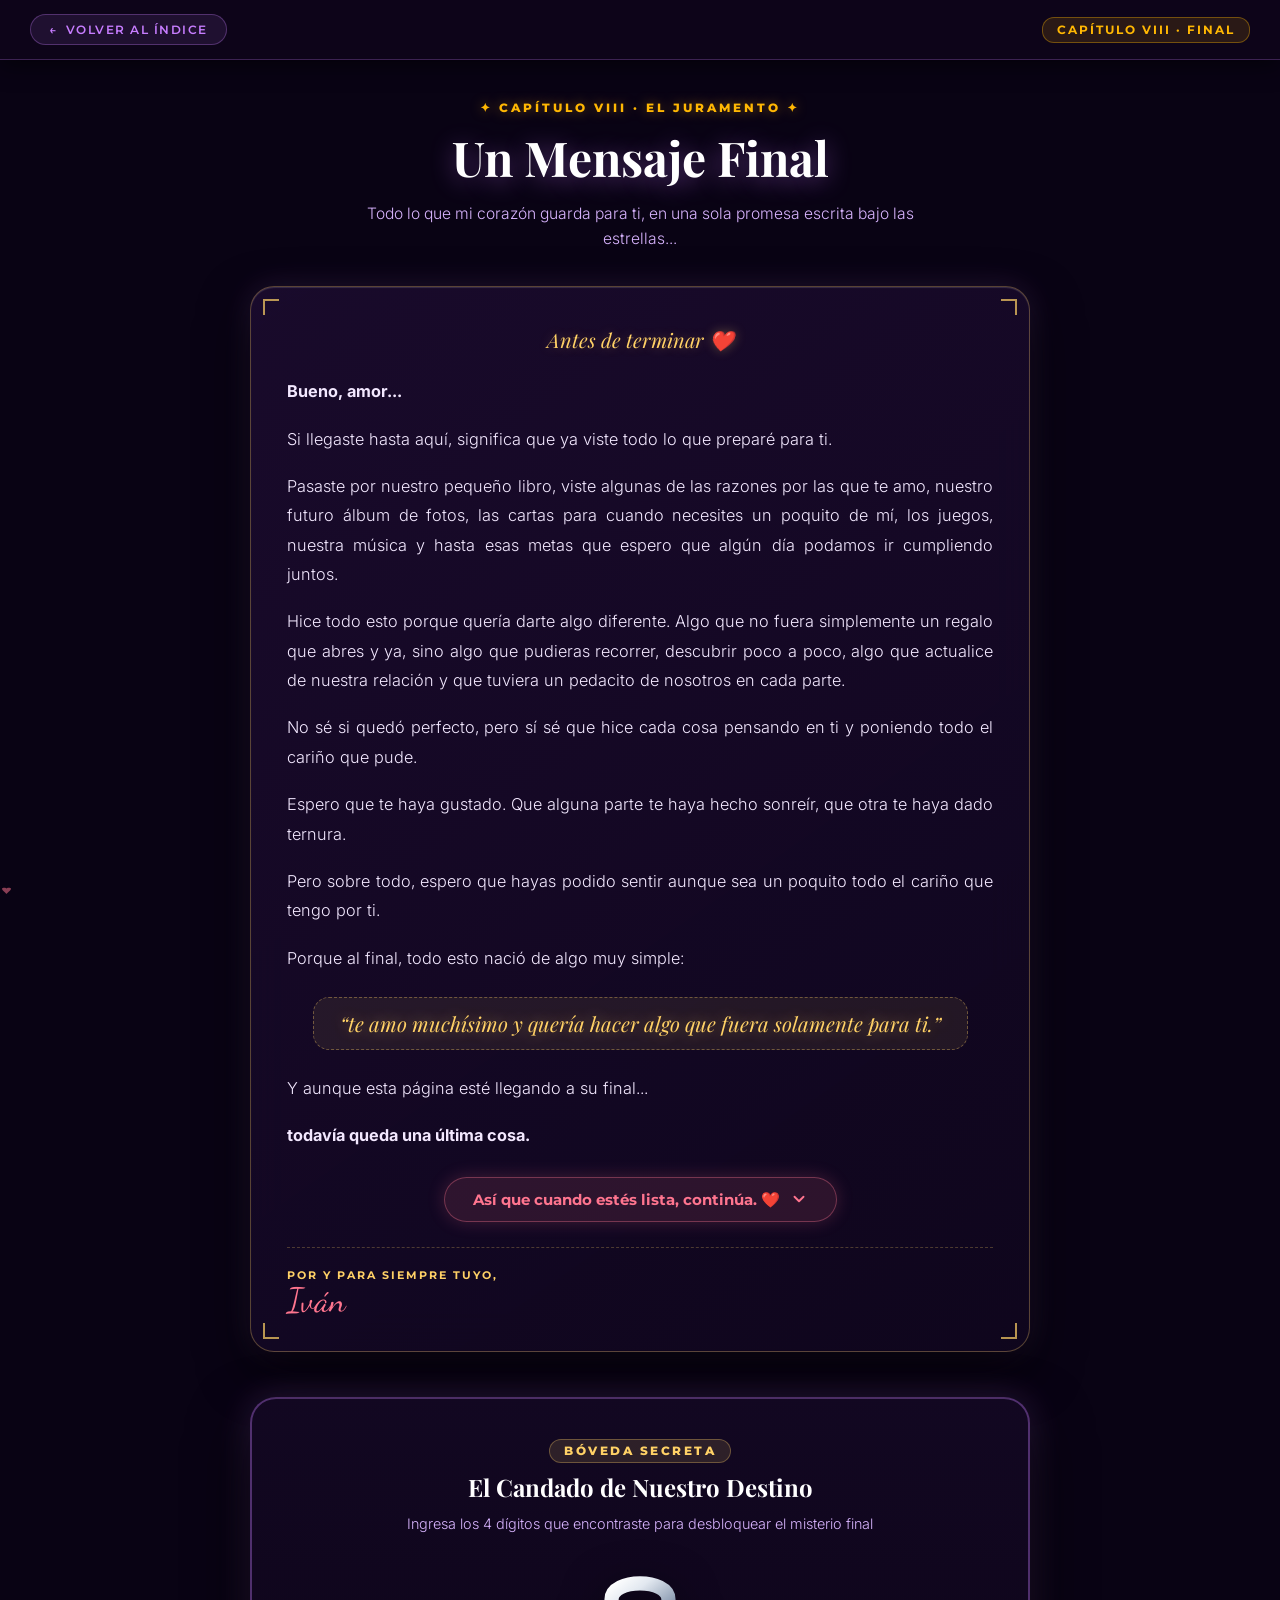
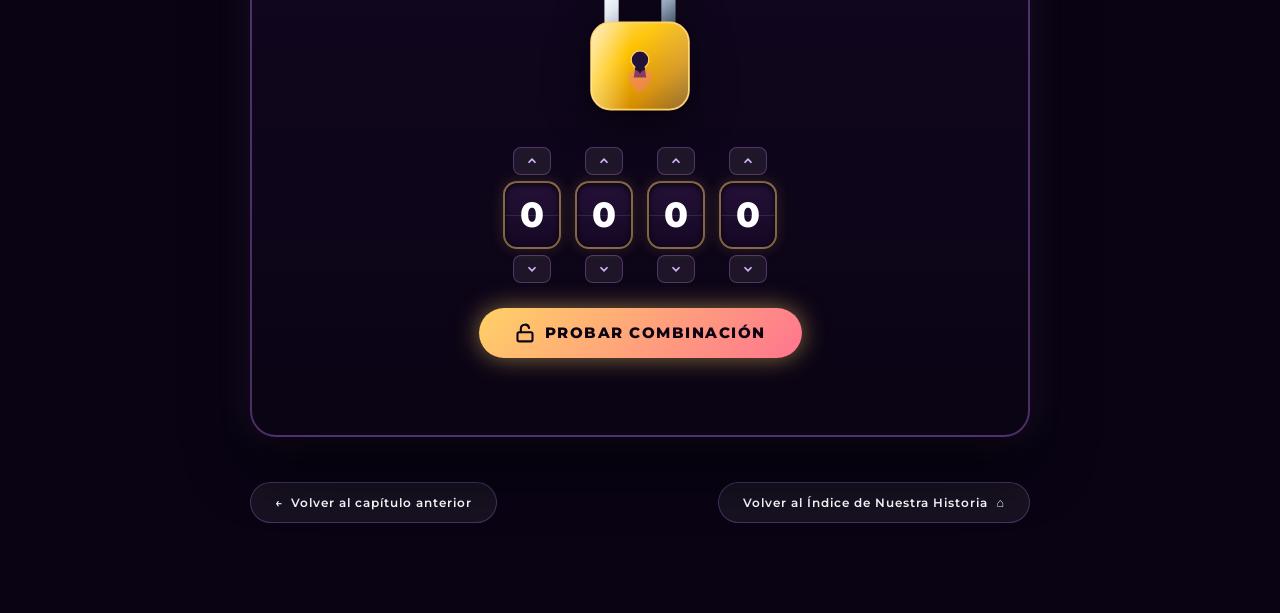
<file: capitulo10.html>
<!DOCTYPE html>
<html lang="es">

<head>
    <meta charset="UTF-8">
    <meta name="viewport" content="width=device-width, initial-scale=1.0">
    <title>Capítulo VIII: El Juramento Final · Andrea & Iván</title>

    <!-- Google Fonts -->
    <link rel="preconnect" href="https://fonts.googleapis.com">
    <link rel="preconnect" href="https://fonts.gstatic.com" crossorigin>
    <link
        href="https://fonts.googleapis.com/css2?family=Inter:wght@300;400;500;600;700&family=Playfair+Display:ital,wght@0,400;0,600;0,700;1,400;1,600&family=Montserrat:wght@300;400;500;600;700;800;900&family=Dancing+Script:wght@600;700&family=Caveat:wght@600;700&display=swap"
        rel="stylesheet">

    <link rel="stylesheet" href="styles.css">

    <style>
        body {
            background-color: #090314 !important;
            min-height: 100vh;
            color: #ffffff;
            font-family: 'Inter', sans-serif;
            margin: 0;
            padding: 0;
            overflow-x: hidden;
            position: relative;
        }

        #hearts-canvas,
        #confetti-canvas {
            position: fixed;
            top: 0;
            left: 0;
            width: 100vw;
            height: 100vh;
            pointer-events: none;
        }

        #hearts-canvas {
            z-index: 1;
        }

        #confetti-canvas {
            z-index: 500;
        }

        /* Barra de Navegación Estándar */
        .chapter-navbar {
            position: sticky;
            top: 0;
            z-index: 100;
            background: rgba(14, 5, 26, 0.94);
            backdrop-filter: blur(18px);
            -webkit-backdrop-filter: blur(18px);
            border-bottom: 1px solid rgba(199, 125, 255, 0.25);
            padding: 14px 30px;
            display: flex;
            align-items: center;
            justify-content: space-between;
            box-shadow: 0 4px 25px rgba(0, 0, 0, 0.6);
        }

        .nav-back-btn {
            display: inline-flex;
            align-items: center;
            gap: 8px;
            color: var(--secondary-color, #c77dff);
            font-family: 'Montserrat', sans-serif;
            font-size: 0.76rem;
            font-weight: 600;
            letter-spacing: 1.5px;
            text-decoration: none;
            text-transform: uppercase;
            padding: 7px 18px;
            border-radius: 20px;
            background: rgba(199, 125, 255, 0.1);
            border: 1px solid rgba(199, 125, 255, 0.3);
            transition: all 0.25s ease;
        }

        .nav-back-btn:hover {
            background: rgba(199, 125, 255, 0.25);
            color: #ffffff;
            transform: translateX(-3px);
            box-shadow: 0 0 15px rgba(199, 125, 255, 0.4);
        }

        .nav-chapter-badge {
            font-family: 'Montserrat', sans-serif;
            font-size: 0.72rem;
            font-weight: 700;
            letter-spacing: 2px;
            color: var(--accent, #ffd166);
            text-transform: uppercase;
            background: rgba(255, 183, 3, 0.12);
            border: 1px solid rgba(255, 183, 3, 0.35);
            padding: 5px 14px;
            border-radius: 12px;
        }

        /* Contenedor Principal */
        .final-page-wrapper {
            position: relative;
            z-index: 10;
            max-width: 820px;
            margin: 40px auto 90px auto;
            padding: 0 20px;
        }

        /* Cabecera del Capítulo */
        .final-header {
            text-align: center;
            margin-bottom: 35px;
        }

        .final-pretitle {
            font-family: 'Montserrat', sans-serif;
            font-size: 0.75rem;
            font-weight: 800;
            letter-spacing: 3px;
            color: var(--accent, #ffd166);
            text-transform: uppercase;
            display: block;
            margin-bottom: 10px;
            text-shadow: 0 0 12px rgba(255, 183, 3, 0.5);
        }

        .final-title {
            font-family: 'Playfair Display', serif;
            font-size: 3rem;
            font-weight: 700;
            color: #ffffff;
            margin: 0 0 12px 0;
            text-shadow: 0 4px 25px rgba(199, 125, 255, 0.45);
        }

        .final-subtitle {
            font-family: 'Inter', sans-serif;
            font-size: 0.98rem;
            color: #d8b4fe;
            margin: 0 auto;
            max-width: 580px;
            line-height: 1.6;
        }

        /* =========================================================
           1. CARTA PEQUEÑA ÍNTIMA
           ========================================================= */
        .intimate-letter-card {
            background: linear-gradient(145deg, rgba(28, 12, 48, 0.85), rgba(16, 6, 30, 0.92));
            backdrop-filter: blur(20px);
            -webkit-backdrop-filter: blur(20px);
            border: 1px solid rgba(255, 209, 102, 0.3);
            border-radius: 24px;
            padding: 38px 36px 32px 36px;
            box-shadow:
                0 20px 50px rgba(0, 0, 0, 0.7),
                0 0 30px rgba(199, 125, 255, 0.15),
                inset 0 1px 1px rgba(255, 255, 255, 0.15);
            position: relative;
            margin-bottom: 45px;
        }

        /* Esquinas de adorno */
        .card-corner {
            position: absolute;
            width: 16px;
            height: 16px;
            border-color: rgba(255, 209, 102, 0.7);
            border-style: solid;
            pointer-events: none;
        }

        .corner-tl {
            top: 12px;
            left: 12px;
            border-width: 2px 0 0 2px;
        }

        .corner-tr {
            top: 12px;
            right: 12px;
            border-width: 2px 2px 0 0;
        }

        .corner-bl {
            bottom: 12px;
            left: 12px;
            border-width: 0 0 2px 2px;
        }

        .corner-br {
            bottom: 12px;
            right: 12px;
            border-width: 0 2px 2px 0;
        }

        .letter-quote-opener {
            font-family: 'Playfair Display', serif;
            font-style: italic;
            font-size: 1.25rem;
            color: #ffd166;
            text-align: center;
            margin-bottom: 22px;
            line-height: 1.5;
            text-shadow: 0 0 12px rgba(255, 209, 102, 0.3);
        }

        .letter-content p {
            font-family: 'Inter', sans-serif;
            font-size: 1.02rem;
            line-height: 1.8;
            color: #f3e8ff;
            margin: 0 0 18px 0;
            text-align: justify;
        }

        .letter-signature-row {
            margin-top: 25px;
            padding-top: 20px;
            border-top: 1px dashed rgba(255, 209, 102, 0.25);
            display: flex;
            align-items: center;
            justify-content: space-between;
            flex-wrap: wrap;
            gap: 15px;
        }

        .wax-seal-mini {
            width: 50px;
            height: 50px;
            border-radius: 50%;
            background: radial-gradient(circle, #c9184a, #800f2f);
            border: 2px solid #ffd166;
            display: flex;
            align-items: center;
            justify-content: center;
            font-family: 'Playfair Display', serif;
            font-weight: 700;
            font-size: 0.95rem;
            color: #fff0f3;
            box-shadow: 0 4px 15px rgba(201, 24, 74, 0.5);
            flex-shrink: 0;
        }

        .sig-text .sig-quote {
            font-family: 'Montserrat', sans-serif;
            font-size: 0.68rem;
            font-weight: 700;
            letter-spacing: 2px;
            color: #ffd166;
            text-transform: uppercase;
            display: block;
        }

        .sig-text .sig-author {
            font-family: 'Dancing Script', cursive;
            font-size: 2.1rem;
            color: #ff758f;
            line-height: 1.1;
        }

        /* =========================================================
           2. SECCIÓN DEL CANDADO INTERACTIVO
           ========================================================= */
        .padlock-vault-section {
            background: linear-gradient(180deg, rgba(20, 8, 36, 0.9), rgba(11, 4, 20, 0.96));
            border: 2px solid rgba(199, 125, 255, 0.35);
            border-radius: 26px;
            padding: 40px 30px;
            text-align: center;
            position: relative;
            box-shadow:
                0 25px 60px rgba(0, 0, 0, 0.8),
                0 0 35px rgba(199, 125, 255, 0.2);
            transition: all 0.5s ease;
        }

        .padlock-vault-section.unlocked-vault {
            display: none;
        }

        .padlock-header {
            margin-bottom: 25px;
        }

        .padlock-badge {
            display: inline-block;
            font-family: 'Montserrat', sans-serif;
            font-size: 0.72rem;
            font-weight: 800;
            letter-spacing: 2.5px;
            color: #ffd166;
            text-transform: uppercase;
            background: rgba(255, 209, 102, 0.12);
            border: 1px solid rgba(255, 209, 102, 0.3);
            padding: 4px 14px;
            border-radius: 20px;
            margin-bottom: 8px;
        }

        .padlock-instruction {
            font-family: 'Playfair Display', serif;
            font-size: 1.5rem;
            font-weight: 700;
            color: #ffffff;
            margin: 0 0 8px 0;
        }

        .padlock-subinstruction {
            font-size: 0.9rem;
            color: #d8b4fe;
            margin: 0;
        }

        /* Candado Metálico 3D SVG */
        .padlock-svg-wrap {
            width: 130px;
            height: 160px;
            margin: 0 auto 25px auto;
            position: relative;
            filter: drop-shadow(0 10px 20px rgba(0, 0, 0, 0.6));
            cursor: pointer;
            transition: transform 0.2s ease;
        }

        .padlock-svg-wrap:hover {
            transform: scale(1.04);
        }

        /* Animación de Bloqueo / Sacudida */
        .padlock-svg-wrap.shake-error {
            animation: lockShake 0.45s cubic-bezier(0.36, 0.07, 0.19, 0.97) both;
        }

        @keyframes lockShake {

            10%,
            90% {
                transform: translate3d(-4px, 0, 0) rotate(-2deg);
                filter: drop-shadow(0 0 15px rgba(239, 68, 68, 0.8));
            }

            20%,
            80% {
                transform: translate3d(6px, 0, 0) rotate(3deg);
            }

            30%,
            50%,
            70% {
                transform: translate3d(-6px, 0, 0) rotate(-3deg);
            }

            40%,
            60% {
                transform: translate3d(6px, 0, 0) rotate(2deg);
            }
        }

        /* Grillete Móvil */
        #padlock-shackle {
            transform-origin: 25px 50px;
            transition: transform 0.65s cubic-bezier(0.34, 1.56, 0.64, 1);
        }

        .shackle-opened {
            transform: translateY(-16px) rotate(-30deg);
        }

        /* Tambores / Ruedas de Dígitos */
        .digit-tumblers-row {
            display: flex;
            align-items: center;
            justify-content: center;
            gap: 14px;
            margin-bottom: 25px;
        }

        .tumbler-col {
            display: flex;
            flex-direction: column;
            align-items: center;
            gap: 6px;
        }

        .tumbler-arrow-btn {
            background: rgba(255, 255, 255, 0.07);
            border: 1px solid rgba(199, 125, 255, 0.3);
            color: #d8b4fe;
            width: 38px;
            height: 28px;
            border-radius: 8px;
            display: flex;
            align-items: center;
            justify-content: center;
            cursor: pointer;
            transition: all 0.15s ease;
        }

        .tumbler-arrow-btn:hover {
            background: rgba(199, 125, 255, 0.25);
            color: #ffd166;
            border-color: #ffd166;
            transform: scale(1.08);
        }

        .tumbler-arrow-btn svg {
            width: 14px;
            height: 14px;
        }

        .tumbler-box {
            width: 58px;
            height: 68px;
            background: linear-gradient(180deg, #241138 0%, #150824 100%);
            border: 2px solid rgba(255, 209, 102, 0.45);
            border-radius: 14px;
            display: flex;
            align-items: center;
            justify-content: center;
            box-shadow:
                inset 0 2px 6px rgba(0, 0, 0, 0.8),
                0 0 15px rgba(255, 209, 102, 0.15);
            position: relative;
            overflow: hidden;
        }

        .tumbler-box::after {
            content: '';
            position: absolute;
            top: 50%;
            left: 0;
            right: 0;
            height: 1px;
            background: rgba(255, 255, 255, 0.1);
        }

        .tumbler-digit-input {
            width: 100%;
            height: 100%;
            background: transparent;
            border: none;
            color: #ffffff;
            font-family: 'Montserrat', sans-serif;
            font-size: 2.2rem;
            font-weight: 800;
            text-align: center;
            outline: none;
            cursor: pointer;
            user-select: none;
        }

        /* Botón Abrir Candado */
        .btn-unlock-action {
            background: linear-gradient(135deg, #ffd166 0%, #ff758f 100%);
            color: #0b0314;
            font-family: 'Montserrat', sans-serif;
            font-size: 0.92rem;
            font-weight: 800;
            letter-spacing: 1.5px;
            text-transform: uppercase;
            border: none;
            padding: 15px 36px;
            border-radius: 30px;
            cursor: pointer;
            box-shadow: 0 0 25px rgba(255, 209, 102, 0.5);
            transition: all 0.25s ease;
            display: inline-flex;
            align-items: center;
            gap: 10px;
        }

        .btn-unlock-action:hover {
            transform: scale(1.05) translateY(-2px);
            box-shadow: 0 0 35px rgba(255, 209, 102, 0.8);
        }

        .vault-feedback-msg {
            margin-top: 15px;
            font-size: 0.88rem;
            font-weight: 500;
            min-height: 22px;
            transition: opacity 0.3s ease;
        }

        .vault-feedback-msg.error {
            color: #f87171;
        }

        .vault-feedback-msg.success {
            color: #34d399;
        }

        /* =========================================================
           3. PORTAL DE LA CÁMARA WEB EN VIVO (LA GRAN PROPUESTA)
           ========================================================= */
        .live-proposal-portal {
            display: none;
            background: linear-gradient(145deg, rgba(28, 9, 46, 0.94), rgba(12, 4, 22, 0.98));
            border: 2px solid var(--accent, #ffd166);
            border-radius: 28px;
            padding: 45px 30px 40px 30px;
            text-align: center;
            position: relative;
            box-shadow:
                0 25px 70px rgba(0, 0, 0, 0.9),
                0 0 45px rgba(255, 117, 143, 0.4);
            animation: portalUnveil 0.9s cubic-bezier(0.16, 1, 0.3, 1) forwards;
        }

        @keyframes portalUnveil {
            0% {
                opacity: 0;
                transform: scale(0.92) translateY(30px);
            }

            100% {
                opacity: 1;
                transform: scale(1) translateY(0);
            }
        }

        .proposal-lead-badge {
            display: inline-block;
            font-family: 'Montserrat', sans-serif;
            font-size: 0.78rem;
            font-weight: 900;
            letter-spacing: 3px;
            color: #ffd166;
            text-transform: uppercase;
            background: rgba(255, 209, 102, 0.15);
            border: 1px solid rgba(255, 209, 102, 0.4);
            padding: 6px 18px;
            border-radius: 20px;
            margin-bottom: 15px;
            box-shadow: 0 0 15px rgba(255, 209, 102, 0.3);
        }

        .proposal-lead-title {
            font-family: 'Playfair Display', serif;
            font-size: 2.6rem;
            font-weight: 700;
            color: #ffffff;
            margin: 0 0 10px 0;
            text-shadow: 0 0 25px rgba(255, 117, 143, 0.6);
        }

        .proposal-live-instruction {
            font-family: 'Inter', sans-serif;
            font-size: 1.05rem;
            color: #f3e8ff;
            margin: 0 auto 28px auto;
            max-width: 520px;
            line-height: 1.5;
        }

        /* Etapa 1: Espera con Avatar Pulsante y Barra Suave */
        .speech-waiting-stage {
            display: flex;
            flex-direction: column;
            align-items: center;
            justify-content: center;
            padding: 30px 20px;
            animation: fadeIn 0.8s ease forwards;
        }

        .speech-pulsing-avatar {
            position: relative;
            width: 130px;
            height: 130px;
            margin-bottom: 24px;
        }

        .speech-otters-img {
            width: 100%;
            height: 100%;
            border-radius: 50%;
            object-fit: cover;
            border: 3px solid #ffd166;
            box-shadow: 0 0 30px rgba(255, 209, 102, 0.45);
            position: relative;
            z-index: 2;
        }

        .heart-pulse-halo {
            position: absolute;
            top: -12px;
            left: -12px;
            right: -12px;
            bottom: -12px;
            border-radius: 50%;
            border: 2px solid #ff758f;
            animation: haloPulse 2s infinite ease-in-out;
            pointer-events: none;
            z-index: 1;
        }

        @keyframes haloPulse {
            0% {
                transform: scale(0.92);
                opacity: 0.8;
                box-shadow: 0 0 10px rgba(255, 117, 143, 0.4);
            }

            50% {
                transform: scale(1.15);
                opacity: 0.25;
                box-shadow: 0 0 30px rgba(255, 117, 143, 0.7);
            }

            100% {
                transform: scale(0.92);
                opacity: 0.8;
                box-shadow: 0 0 10px rgba(255, 117, 143, 0.4);
            }
        }

        .speech-live-instruction {
            font-family: 'Playfair Display', serif;
            font-style: italic;
            font-size: 1.25rem;
            color: #ffd166;
            margin: 0 0 25px 0;
            text-align: center;
            text-shadow: 0 0 15px rgba(255, 209, 102, 0.4);
        }

        .speech-timer-bar-wrap {
            width: 220px;
            height: 4px;
            background: rgba(255, 209, 102, 0.15);
            border-radius: 4px;
            overflow: hidden;
            box-shadow: inset 0 1px 2px rgba(0, 0, 0, 0.5);
        }

        .speech-timer-bar {
            height: 100%;
            width: 0%;
            background: linear-gradient(90deg, #ffd166, #ff758f);
            border-radius: 4px;
            box-shadow: 0 0 8px rgba(255, 117, 143, 0.7);
        }

        /* Etapa 2: Gran Pregunta y Botones Sí / No */
        .proposal-question-stage {
            padding: 20px 10px;
            animation: proposalPopIn 0.8s cubic-bezier(0.175, 0.885, 0.32, 1.275) forwards;
        }

        @keyframes proposalPopIn {
            0% {
                opacity: 0;
                transform: scale(0.88) translateY(20px);
            }

            100% {
                opacity: 1;
                transform: scale(1) translateY(0);
            }
        }

        .proposal-big-question {
            font-family: 'Playfair Display', serif;
            font-size: 2.8rem;
            font-weight: 700;
            color: #ffffff;
            margin: 0 0 35px 0;
            text-align: center;
            text-shadow: 0 0 30px rgba(255, 117, 143, 0.7), 0 4px 15px rgba(0, 0, 0, 0.8);
            line-height: 1.2;
        }

        .proposal-buttons-playground {
            position: relative;
            min-height: 140px;
            display: flex;
            align-items: center;
            justify-content: center;
            gap: 32px;
            margin-top: 15px;
        }

        .btn-proposal-accept {
            background: linear-gradient(135deg, #ff4d6d 0%, #ffb703 100%);
            color: #ffffff;
            font-family: 'Montserrat', sans-serif;
            font-size: 1.2rem;
            font-weight: 800;
            letter-spacing: 1.5px;
            text-transform: uppercase;
            border: none;
            padding: 16px 46px;
            border-radius: 35px;
            cursor: pointer;
            box-shadow: 0 0 30px rgba(255, 77, 109, 0.8), 0 6px 20px rgba(0, 0, 0, 0.4);
            transition: all 0.25s ease;
            z-index: 2;
        }

        .btn-proposal-accept:hover {
            transform: scale(1.1) translateY(-2px);
            box-shadow: 0 0 45px rgba(255, 183, 3, 0.95);
        }

        .btn-proposal-runaway {
            background: rgba(255, 255, 255, 0.08);
            color: #cbd5e1;
            font-family: 'Montserrat', sans-serif;
            font-size: 1.05rem;
            font-weight: 700;
            border: 1px solid rgba(255, 255, 255, 0.25);
            padding: 15px 38px;
            border-radius: 35px;
            cursor: pointer;
            transition: transform 0.18s cubic-bezier(0.2, 0, 0.1, 1), background 0.2s ease, border-color 0.2s ease;
            position: relative;
            user-select: none;
            z-index: 5;
            white-space: nowrap;
        }


        /* Panel de Celebración Triunfal */
        .celebration-triumph-card {
            display: none;
            margin-top: 35px;
            padding-top: 30px;
            border-top: 1px dashed rgba(255, 209, 102, 0.4);
            animation: fadeIn 0.8s ease forwards;
        }

        .celebration-title {
            font-family: 'Dancing Script', cursive;
            font-size: 3rem;
            color: #ffd166;
            margin: 0 0 10px 0;
            text-shadow: 0 0 20px rgba(255, 209, 102, 0.6);
        }

        .celebration-desc {
            font-family: 'Playfair Display', serif;
            font-style: italic;
            font-size: 1.25rem;
            color: #ffffff;
            line-height: 1.6;
            max-width: 600px;
            margin: 0 auto 25px auto;
        }

        .celebration-date-badge {
            display: inline-block;
            font-family: 'Montserrat', sans-serif;
            font-size: 0.82rem;
            font-weight: 800;
            letter-spacing: 2px;
            color: #34d399;
            background: rgba(52, 211, 153, 0.15);
            border: 1px solid rgba(52, 211, 153, 0.4);
            padding: 8px 20px;
            border-radius: 20px;
            margin-bottom: 25px;
        }

        /* Navegación Inferior Estándar */
        .bottom-navigation {
            margin-top: 45px;
            display: flex;
            align-items: center;
            justify-content: space-between;
            gap: 16px;
        }

        .nav-btn-action {
            font-family: 'Montserrat', sans-serif;
            font-size: 0.78rem;
            font-weight: 600;
            letter-spacing: 1px;
            color: #ffffff;
            text-decoration: none;
            padding: 12px 24px;
            border-radius: 25px;
            background: rgba(255, 255, 255, 0.06);
            border: 1px solid rgba(199, 125, 255, 0.3);
            transition: all 0.25s ease;
            display: inline-flex;
            align-items: center;
            gap: 8px;
        }

        .nav-btn-action:hover {
            background: linear-gradient(135deg, rgba(199, 125, 255, 0.3), rgba(255, 183, 3, 0.3));
            border-color: #ffd166;
            transform: translateY(-2px);
            box-shadow: 0 6px 20px rgba(0, 0, 0, 0.4);
        }

        @media (max-width: 700px) {
            .chapter-navbar {
                padding: 12px 16px;
            }

            .final-title {
                font-size: 2.2rem;
            }

            .intimate-letter-card {
                padding: 26px 20px 22px 20px;
            }

            .padlock-vault-section {
                padding: 30px 18px;
            }

            .tumbler-box {
                width: 50px;
                height: 60px;
            }

            .tumbler-digit-input {
                font-size: 1.9rem;
            }

            .camera-mirror-frame {
                height: 280px;
            }

            .proposal-lead-title {
                font-size: 2rem;
            }

            .btn-proposal-accept {
                width: 100%;
                font-size: 0.95rem;
            }

            .bottom-navigation {
                flex-direction: column;
            }

            .nav-btn-action {
                width: 100%;
                justify-content: center;
            }
        }
    </style>
</head>

<body>

    <div class="stars"></div>
    <div class="twinkling"></div>
    <canvas id="hearts-canvas"></canvas>
    <canvas id="confetti-canvas"></canvas>

    <!-- Barra de Navegación -->
    <nav class="chapter-navbar">
        <a href="index.html" class="nav-back-btn">
            <span>←</span> Volver al Índice
        </a>
        <span class="nav-chapter-badge">Capítulo VIII · Final</span>
    </nav>

    <main class="final-page-wrapper">

        <!-- Encabezado -->
        <header class="final-header">
            <span class="final-pretitle">✦ CAPÍTULO VIII · EL JURAMENTO ✦</span>
            <h1 class="final-title">Un Mensaje Final</h1>
            <p class="final-subtitle">
                Todo lo que mi corazón guarda para ti, en una sola promesa escrita bajo las estrellas...
            </p>
        </header>

        <!-- =========================================================
             1. CARTA PEQUEÑA ÍNTIMA
             ========================================================= -->
        <article class="intimate-letter-card" id="intimateLetterCard">
            <div class="card-corner corner-tl"></div>
            <div class="card-corner corner-tr"></div>
            <div class="card-corner corner-bl"></div>
            <div class="card-corner corner-br"></div>

            <div class="letter-quote-opener">
                Antes de terminar ❤️
            </div>

            <div class="letter-content">
                <p>
                    <strong>Bueno, amor...</strong>
                </p>
                <p>
                    Si llegaste hasta aquí, significa que ya viste todo lo que preparé para ti.
                </p>
                <p>
                    Pasaste por nuestro pequeño libro, viste algunas de las razones por las que te amo, nuestro futuro
                    álbum de fotos, las cartas para cuando necesites un poquito de mí, los juegos, nuestra música y
                    hasta esas metas que espero que algún día podamos ir cumpliendo juntos.
                </p>
                <p>
                    Hice todo esto porque quería darte algo diferente. Algo que no fuera simplemente un regalo que abres
                    y ya, sino algo que pudieras recorrer, descubrir poco a poco, algo que actualice de nuestra relación
                    y que tuviera un pedacito de nosotros en cada parte.
                </p>
                <p>
                    No sé si quedó perfecto, pero sí sé que hice cada cosa pensando en ti y poniendo todo el cariño que
                    pude.
                </p>
                <p>
                    Espero que te haya gustado. Que alguna parte te haya hecho sonreír, que otra te haya dado ternura.
                </p>
                <p>
                    Pero sobre todo, espero que hayas podido sentir aunque sea un poquito todo el cariño que tengo por
                    ti.
                </p>
                <p>
                    Porque al final, todo esto nació de algo muy simple:
                </p>
                <div style="text-align: center; margin: 24px 0;">
                    <span
                        style="font-family: 'Playfair Display', serif; font-size: 1.28rem; font-style: italic; color: #ffd166; text-shadow: 0 0 15px rgba(255, 209, 102, 0.45); display: inline-block; padding: 12px 26px; background: rgba(255, 209, 102, 0.08); border-radius: 16px; border: 1px dashed rgba(255, 209, 102, 0.35);">
                        “te amo muchísimo y quería hacer algo que fuera solamente para ti.”
                    </span>
                </div>
                <p>
                    Y aunque esta página esté llegando a su final...
                </p>
                <p>
                    <strong>todavía queda una última cosa.</strong>
                </p>
                <div style="text-align: center; margin-top: 26px;">
                    <a href="#padlockVaultSection"
                        style="display: inline-flex; align-items: center; gap: 10px; font-family: 'Montserrat', sans-serif; font-size: 0.95rem; font-weight: 700; color: #ff758f; text-decoration: none; padding: 12px 28px; border-radius: 25px; background: rgba(255, 117, 143, 0.12); border: 1px solid rgba(255, 117, 143, 0.35); transition: all 0.3s ease; box-shadow: 0 0 18px rgba(255, 117, 143, 0.2);"
                        onmouseover="this.style.transform='translateY(-2px)'; this.style.boxShadow='0 0 25px rgba(255, 117, 143, 0.5)'"
                        onmouseout="this.style.transform='none'; this.style.boxShadow='0 0 18px rgba(255, 117, 143, 0.2)'">
                        <span>Así que cuando estés lista, continúa. ❤️</span>
                        <svg width="18" height="18" viewBox="0 0 24 24" fill="none" stroke="currentColor"
                            stroke-width="2.5" stroke-linecap="round" stroke-linejoin="round">
                            <polyline points="6 9 12 15 18 9"></polyline>
                        </svg>
                    </a>
                </div>
            </div>

            <div class="letter-signature-row">
                <div class="sig-text">
                    <span class="sig-quote">Por y para siempre tuyo,</span>
                    <span class="sig-author">Iván</span>
                </div>
            </div>
        </article>

        <!-- =========================================================
             2. CANDADO INTERACTIVO DE DÍGITOS
             ========================================================= -->
        <section class="padlock-vault-section" id="padlockVaultSection">
            <div class="padlock-header">
                <span class="padlock-badge">Bóveda Secreta</span>
                <h2 class="padlock-instruction">El Candado de Nuestro Destino</h2>
                <p class="padlock-subinstruction">Ingresa los 4 dígitos que encontraste para desbloquear el misterio
                    final</p>
            </div>

            <!-- Candado Metálico 3D -->
            <div class="padlock-svg-wrap" id="padlockSvgWrap" onclick="handleSecretPadlockClick()"
                title="Candado cerrado · Ingresa la combinación">
                <svg viewBox="0 0 140 180" width="100%" height="100%">
                    <defs>
                        <!-- Gradiente del grillete -->
                        <linearGradient id="shackleGrad" x1="0%" y1="0%" x2="100%" y2="100%">
                            <stop offset="0%" stop-color="#ffffff" />
                            <stop offset="30%" stop-color="#e2e8f0" />
                            <stop offset="70%" stop-color="#94a3b8" />
                            <stop offset="100%" stop-color="#475569" />
                        </linearGradient>

                        <!-- Gradiente dorado del cuerpo del candado -->
                        <linearGradient id="bodyGrad" x1="0%" y1="0%" x2="100%" y2="100%">
                            <stop offset="0%" stop-color="#ffe699" />
                            <stop offset="35%" stop-color="#ffc300" />
                            <stop offset="70%" stop-color="#d48b00" />
                            <stop offset="100%" stop-color="#7a4e00" />
                        </linearGradient>

                        <!-- Gradiente de reflejo metálico -->
                        <linearGradient id="highlightGrad" x1="0%" y1="0%" x2="100%" y2="0%">
                            <stop offset="0%" stop-color="rgba(255,255,255,0.4)" />
                            <stop offset="40%" stop-color="rgba(255,255,255,0)" />
                            <stop offset="100%" stop-color="rgba(255,255,255,0.2)" />
                        </linearGradient>
                    </defs>

                    <!-- Grillete (Arco superior del candado) -->
                    <path id="padlock-shackle" d="M38 75 V 42 C 38 18, 102 18, 102 42 V 75" fill="none"
                        stroke="url(#shackleGrad)" stroke-width="16" stroke-linecap="round" />

                    <!-- Sombra del cuerpo -->
                    <rect x="18" y="72" width="104" height="96" rx="20" fill="#000000" opacity="0.35" />

                    <!-- Cuerpo del candado -->
                    <rect x="15" y="68" width="110" height="98" rx="22" fill="url(#bodyGrad)" stroke="#ffd166"
                        stroke-width="2" />
                    <rect x="15" y="68" width="110" height="98" rx="22" fill="url(#highlightGrad)" />

                    <!-- Ojo de la cerradura / Ranura del candado -->
                    <circle cx="70" cy="110" r="10" fill="#241138" stroke="#ffd166" stroke-width="1.5" />
                    <polygon points="66,110 74,110 77,130 63,130" fill="#241138" />

                    <!-- Decoración corazón grabado en el candado -->
                    <path
                        d="M70 148 C 65 142, 54 135, 58 126 C 62 118, 69 122, 70 126 C 71 122, 78 118, 82 126 C 86 135, 75 142, 70 148 Z"
                        fill="rgba(255, 117, 143, 0.45)" />
                </svg>
            </div>

            <!-- Tambores mecánicos interactivos (4 dígitos) -->
            <div class="digit-tumblers-row" id="tumblersRow">
                <!-- Dígito 1 -->
                <div class="tumbler-col">
                    <button type="button" class="tumbler-arrow-btn" onclick="adjustDigit(0, 1)"
                        aria-label="Aumentar dígito 1">
                        <svg viewBox="0 0 24 24" fill="none" stroke="currentColor" stroke-width="3">
                            <polyline points="18 15 12 9 6 15"></polyline>
                        </svg>
                    </button>
                    <div class="tumbler-box">
                        <input type="text" class="tumbler-digit-input" id="digit-0" value="0" maxlength="1" readonly
                            onclick="cycleDigit(0)">
                    </div>
                    <button type="button" class="tumbler-arrow-btn" onclick="adjustDigit(0, -1)"
                        aria-label="Disminuir dígito 1">
                        <svg viewBox="0 0 24 24" fill="none" stroke="currentColor" stroke-width="3">
                            <polyline points="6 9 12 15 18 9"></polyline>
                        </svg>
                    </button>
                </div>

                <!-- Dígito 2 -->
                <div class="tumbler-col">
                    <button type="button" class="tumbler-arrow-btn" onclick="adjustDigit(1, 1)"
                        aria-label="Aumentar dígito 2">
                        <svg viewBox="0 0 24 24" fill="none" stroke="currentColor" stroke-width="3">
                            <polyline points="18 15 12 9 6 15"></polyline>
                        </svg>
                    </button>
                    <div class="tumbler-box">
                        <input type="text" class="tumbler-digit-input" id="digit-1" value="0" maxlength="1" readonly
                            onclick="cycleDigit(1)">
                    </div>
                    <button type="button" class="tumbler-arrow-btn" onclick="adjustDigit(1, -1)"
                        aria-label="Disminuir dígito 2">
                        <svg viewBox="0 0 24 24" fill="none" stroke="currentColor" stroke-width="3">
                            <polyline points="6 9 12 15 18 9"></polyline>
                        </svg>
                    </button>
                </div>

                <!-- Dígito 3 -->
                <div class="tumbler-col">
                    <button type="button" class="tumbler-arrow-btn" onclick="adjustDigit(2, 1)"
                        aria-label="Aumentar dígito 3">
                        <svg viewBox="0 0 24 24" fill="none" stroke="currentColor" stroke-width="3">
                            <polyline points="18 15 12 9 6 15"></polyline>
                        </svg>
                    </button>
                    <div class="tumbler-box">
                        <input type="text" class="tumbler-digit-input" id="digit-2" value="0" maxlength="1" readonly
                            onclick="cycleDigit(2)">
                    </div>
                    <button type="button" class="tumbler-arrow-btn" onclick="adjustDigit(2, -1)"
                        aria-label="Disminuir dígito 3">
                        <svg viewBox="0 0 24 24" fill="none" stroke="currentColor" stroke-width="3">
                            <polyline points="6 9 12 15 18 9"></polyline>
                        </svg>
                    </button>
                </div>

                <!-- Dígito 4 -->
                <div class="tumbler-col">
                    <button type="button" class="tumbler-arrow-btn" onclick="adjustDigit(3, 1)"
                        aria-label="Aumentar dígito 4">
                        <svg viewBox="0 0 24 24" fill="none" stroke="currentColor" stroke-width="3">
                            <polyline points="18 15 12 9 6 15"></polyline>
                        </svg>
                    </button>
                    <div class="tumbler-box">
                        <input type="text" class="tumbler-digit-input" id="digit-3" value="0" maxlength="1" readonly
                            onclick="cycleDigit(3)">
                    </div>
                    <button type="button" class="tumbler-arrow-btn" onclick="adjustDigit(3, -1)"
                        aria-label="Disminuir dígito 4">
                        <svg viewBox="0 0 24 24" fill="none" stroke="currentColor" stroke-width="3">
                            <polyline points="6 9 12 15 18 9"></polyline>
                        </svg>
                    </button>
                </div>
            </div>

            <!-- Botón de apertura -->
            <button type="button" class="btn-unlock-action" id="btnUnlockAction" onclick="handleAttemptUnlock()">
                <svg width="20" height="20" viewBox="0 0 24 24" fill="none" stroke="currentColor" stroke-width="2.5"
                    stroke-linecap="round" stroke-linejoin="round">
                    <rect x="3" y="11" width="18" height="11" rx="2" ry="2"></rect>
                    <path d="M7 11V7a5 5 0 0 1 9.9-1"></path>
                </svg>
                <span>Probar Combinación</span>
            </button>

            <!-- Mensaje de Feedback -->
            <div class="vault-feedback-msg" id="vaultFeedbackMsg"></div>
        </section>

        <!-- =========================================================
             3. PORTAL DE LA CÁMARA WEB EN VIVO (LA GRAN PROPUESTA)
             ========================================================= -->
        <section class="live-proposal-portal" id="liveProposalPortal">
            <span class="proposal-lead-badge" id="proposalLeadBadge" title="Haz doble clic para avanzar">✦ ESCÚCHAME
                ATENTAMENTE ✦</span>
            <h2 class="proposal-lead-title" id="proposalMainTitle">Tengo algo que decirte...</h2>

            <!-- Etapa 1: Espera de 1 minuto mientras Iván habla en llamada -->
            <div class="speech-waiting-stage" id="speechWaitingStage">
                <p class="speech-live-instruction">
                    Mírame a los ojos y escúchame con el corazón...
                </p>
                <div class="speech-timer-bar-wrap">
                    <div class="speech-timer-bar" id="speechTimerBar"></div>
                </div>
            </div>

            <!-- Etapa 2: Tras 1 minuto aparece la gran pregunta con Sí y No escurridizo -->
            <div class="proposal-question-stage" id="proposalQuestionStage" style="display: none;">
                <h3 class="proposal-big-question">¿Quieres ser mi novia?</h3>

                <div class="proposal-buttons-playground" id="proposalButtonsPlayground">
                    <button type="button" class="btn-proposal-accept" id="btnProposalYes"
                        onclick="handleAndreaAccepts('¡Sí, acepto!')">
                        ¡Sí!
                    </button>
                    <button type="button" class="btn-proposal-runaway" id="btnProposalNo" tabindex="-1">
                        No
                    </button>
                </div>
            </div>

            <!-- Panel de Celebración Triunfal -->
            <div class="celebration-triumph-card" id="celebrationTriumphCard">
                <h3 class="celebration-title">¡Prometo hacerte la mujer más feliz del universo!</h3>
                <p class="celebration-desc">
                    “Te amo hoy, mañana y en cada una de las vidas que existan. Gracias por decir que sí y por ser mi
                    mayor sueño hecho realidad.”
                </p>
                <div class="celebration-date-badge" id="celebrationDateBadge">
                    OFICIALMENTE JUNTOS · 15 DE SEPTIEMBRE DE 2026
                </div>
                <div>
                    <a href="index.html" class="nav-btn-action"
                        style="background: linear-gradient(135deg, #ffd166, #ff758f); color: #0b0314; font-weight: 800;">
                        Volver al Índice de Nuestra Historia ⌂
                    </a>
                </div>
            </div>
        </section>

        <!-- Navegación Inferior -->
        <div class="bottom-navigation">
            <a href="capitulo9.html" class="nav-btn-action">
                <span>←</span> Volver al capítulo anterior
            </a>
            <a href="index.html" class="nav-btn-action">
                Volver al Índice de Nuestra Historia <span>⌂</span>
            </a>
        </div>

    </main>

    <!-- Scripts del Capítulo -->
    <script>
        /* =========================================================
           SÍNTESIS DE AUDIO (WEB AUDIO API)
           ========================================================= */
        let audioCtx = null;
        function getAudioContext() {
            if (!audioCtx) {
                const AudioContext = window.AudioContext || window.webkitAudioContext;
                if (AudioContext) audioCtx = new AudioContext();
            }
            if (audioCtx && audioCtx.state === 'suspended') audioCtx.resume();
            return audioCtx;
        }

        // Sonido de clic mecánico de rueda / dígito
        function playClickSound() {
            try {
                const ctx = getAudioContext();
                if (!ctx) return;
                const osc = ctx.createOscillator();
                const gain = ctx.createGain();
                osc.type = 'triangle';
                osc.frequency.setValueAtTime(800, ctx.currentTime);
                osc.frequency.exponentialRampToValueAtTime(300, ctx.currentTime + 0.04);
                gain.gain.setValueAtTime(0.12, ctx.currentTime);
                gain.gain.exponentialRampToValueAtTime(0.001, ctx.currentTime + 0.04);
                osc.connect(gain);
                gain.connect(ctx.destination);
                osc.start();
                osc.stop(ctx.currentTime + 0.045);
            } catch (e) { }
        }

        // Sonido de fallo / bloqueo (buzz de rechazo)
        function playErrorBuzz() {
            try {
                const ctx = getAudioContext();
                if (!ctx) return;
                const osc = ctx.createOscillator();
                const gain = ctx.createGain();
                osc.type = 'sawtooth';
                osc.frequency.setValueAtTime(140, ctx.currentTime);
                osc.frequency.linearRampToValueAtTime(110, ctx.currentTime + 0.25);
                gain.gain.setValueAtTime(0.2, ctx.currentTime);
                gain.gain.exponentialRampToValueAtTime(0.001, ctx.currentTime + 0.25);
                osc.connect(gain);
                gain.connect(ctx.destination);
                osc.start();
                osc.stop(ctx.currentTime + 0.26);
            } catch (e) { }
        }

        // Sonido triunfal de desbloqueo (resorte mecánico + campanas)
        function playUnlockChime() {
            try {
                const ctx = getAudioContext();
                if (!ctx) return;

                // Golpe metálico del resorte
                const snapOsc = ctx.createOscillator();
                const snapGain = ctx.createGain();
                snapOsc.type = 'square';
                snapOsc.frequency.setValueAtTime(1200, ctx.currentTime);
                snapOsc.frequency.exponentialRampToValueAtTime(200, ctx.currentTime + 0.08);
                snapGain.gain.setValueAtTime(0.25, ctx.currentTime);
                snapGain.gain.exponentialRampToValueAtTime(0.01, ctx.currentTime + 0.08);
                snapOsc.connect(snapGain);
                snapGain.connect(ctx.destination);
                snapOsc.start();
                snapOsc.stop(ctx.currentTime + 0.08);

                // Acorde celestial brillante C - E - G - B - C
                const notes = [523.25, 659.25, 783.99, 987.77, 1046.50];
                notes.forEach((freq, idx) => {
                    const osc = ctx.createOscillator();
                    const gain = ctx.createGain();
                    osc.type = 'sine';
                    osc.frequency.setValueAtTime(freq, ctx.currentTime + 0.06 + idx * 0.08);
                    gain.gain.setValueAtTime(0.18, ctx.currentTime + 0.06 + idx * 0.08);
                    gain.gain.exponentialRampToValueAtTime(0.001, ctx.currentTime + 0.06 + idx * 0.08 + 0.8);
                    osc.connect(gain);
                    gain.connect(ctx.destination);
                    osc.start(ctx.currentTime + 0.06 + idx * 0.08);
                    osc.stop(ctx.currentTime + 0.06 + idx * 0.08 + 0.85);
                });
            } catch (e) { }
        }

        /* =========================================================
           LÓGICA DEL CANDADO DE COMBINACIÓN (4 DÍGITOS)
           ========================================================= */
        // Código de la fecha especial de hoy: 15 de septiembre (1509)
        const VALID_CODES = ['1509'];
        const digits = [0, 0, 0, 0];

        // "El primer digito 1 se va a poner solo obviamente sera cuando ella llegue a la hoja final del capitulo 1 del libro"
        function initPadlockDigits() {
            if (localStorage.getItem('clue_digit_1') === '1') {
                digits[0] = 1;
                const in0 = document.getElementById('digit-0');
                if (in0) in0.value = '1';
            }
        }

        function adjustDigit(index, delta) {
            digits[index] = (digits[index] + delta + 10) % 10;
            const input = document.getElementById(`digit-${index}`);
            if (input) input.value = digits[index];
            playClickSound();
        }

        function cycleDigit(index) {
            adjustDigit(index, 1);
        }

        function getCurrentCode() {
            return digits.join('');
        }

        function shakeLockFeedback() {
            const wrap = document.getElementById('padlockSvgWrap');
            if (wrap) {
                wrap.classList.remove('shake-error');
                void wrap.offsetWidth; // Reflow
                wrap.classList.add('shake-error');
            }
        }

        function handleSecretPadlockClick() {
            shakeLockFeedback();
        }

        function handleAttemptUnlock() {
            const entered = getCurrentCode();
            const feedback = document.getElementById('vaultFeedbackMsg');
            const wrap = document.getElementById('padlockSvgWrap');
            const shackle = document.getElementById('padlock-shackle');

            // Verificar si coincide con el código correcto (1509)
            if (VALID_CODES.includes(entered)) {
                // ÉXITO
                playUnlockChime();
                feedback.className = 'vault-feedback-msg success';
                feedback.textContent = '¡Combinación correcta! Desbloqueando...';

                // Animación física del grillete
                if (shackle) shackle.classList.add('shackle-opened');

                // Lluvia de confeti
                triggerConfetti();

                // Transición al portal de la propuesta
                setTimeout(() => {
                    document.getElementById('padlockVaultSection').classList.add('unlocked-vault');
                    const portal = document.getElementById('liveProposalPortal');
                    portal.style.display = 'block';
                    portal.scrollIntoView({ behavior: 'smooth', block: 'center' });
                    startProposalCountdown();
                }, 1200);

            } else {
                // FALLO / BLOQUEO
                playErrorBuzz();
                shakeLockFeedback();
                feedback.className = 'vault-feedback-msg error';
                feedback.textContent = 'Combinación incorrecta... 🔒';
            }
        }

        /* =========================================================
           CUENTA REGRESIVA DE 1 MINUTO Y PROPUESTA (SÍ Y NO)
           ========================================================= */
        let proposalTimerTimeout = null;

        function startProposalCountdown() {
            const waitingStage = document.getElementById('speechWaitingStage');
            const questionStage = document.getElementById('proposalQuestionStage');
            const timerBar = document.getElementById('speechTimerBar');
            const badge = document.getElementById('proposalLeadBadge');

            if (waitingStage) waitingStage.style.display = 'flex';
            if (questionStage) questionStage.style.display = 'none';

            // Animación de la barra durante 60 segundos
            if (timerBar) {
                timerBar.style.transition = 'none';
                timerBar.style.width = '0%';
                setTimeout(() => {
                    timerBar.style.transition = 'width 60s linear';
                    timerBar.style.width = '100%';
                }, 100);
            }

            // Atajo para pruebas rápidas mediante ?instant=1
            const isInstant = (new URLSearchParams(window.location.search).get('instant') === '1');
            const waitTime = isInstant ? 500 : 60000; // 60 segundos exactos (1 minuto)

            proposalTimerTimeout = setTimeout(() => {
                revealProposalStage();
            }, waitTime);

            // Permite hacer doble clic en el badge superior para avanzar de inmediato
            if (badge) {
                badge.onclick = () => {
                    if (proposalTimerTimeout) clearTimeout(proposalTimerTimeout);
                    revealProposalStage();
                };
            }

            // Inicializar el botón "No" escurridizo
            setupRunawayNoButton();
        }

        function revealProposalStage() {
            const waitingStage = document.getElementById('speechWaitingStage');
            const questionStage = document.getElementById('proposalQuestionStage');
            const badge = document.getElementById('proposalLeadBadge');
            const title = document.getElementById('proposalMainTitle');

            if (waitingStage) waitingStage.style.display = 'none';
            if (badge) badge.textContent = '✦ LA GRAN PREGUNTA ✦';
            if (title) title.textContent = 'Andrea...';
            if (questionStage) {
                questionStage.style.display = 'block';
                questionStage.scrollIntoView({ behavior: 'smooth', block: 'center' });
            }

            playUnlockChime();
            triggerConfetti();
        }

        /* =========================================================
           BOTÓN "NO" ESCURRIDIZO (NO SE PUEDE PRESIONAR Y HUYE)
           ========================================================= */
        const runawayPhrases = [
            "No",
            "¿Segura?",
            "¡Por aquí no!",
            "¡Imposible!",
            "¡Ese no vale!",
            "¡Te amo demasiado!",
            "Casi... ¡pero no!",
            "¡Solo hay un Sí!"
        ];
        let runawayIndex = 0;

        function escapeNoButton(e) {
            if (e) {
                e.preventDefault();
                e.stopPropagation();
            }
            const btnNo = document.getElementById('btnProposalNo');
            const playground = document.getElementById('proposalButtonsPlayground');
            if (!btnNo || !playground) return;

            playClickSound();

            // Rango de desplazamiento aleatorio pero visible
            const maxOffsetX = 160;
            const maxOffsetY = 55;
            let rx = (Math.random() - 0.5) * 2 * maxOffsetX;
            let ry = (Math.random() - 0.5) * 2 * maxOffsetY;

            // Garantizar salto mínimo apreciable
            if (Math.abs(rx) < 50) rx = (rx >= 0 ? 65 : -65);
            if (Math.abs(ry) < 25) ry = (ry >= 0 ? 35 : -35);

            btnNo.style.transform = `translate(${rx}px, ${ry}px)`;

            // Cambiar texto de forma graciosa
            runawayIndex = (runawayIndex + 1) % runawayPhrases.length;
            btnNo.textContent = runawayPhrases[runawayIndex];
        }

        function setupRunawayNoButton() {
            const btnNo = document.getElementById('btnProposalNo');
            if (!btnNo) return;

            btnNo.addEventListener('mouseenter', escapeNoButton);
            btnNo.addEventListener('pointerover', escapeNoButton);
            btnNo.addEventListener('touchstart', escapeNoButton, { passive: false });
            btnNo.addEventListener('touchmove', escapeNoButton, { passive: false });
            btnNo.addEventListener('click', escapeNoButton);
        }

        /* =========================================================
           RESPUESTA DE ANDREA ("¡SÍ, ACEPTO!")
           ========================================================= */
        function handleAndreaAccepts(responseMsg) {
            playUnlockChime();
            triggerConfetti();

            // Guardar compromiso en localStorage para el contador de novios en index.html
            const nowIso = new Date().toISOString();
            localStorage.setItem('andrea_dijo_si', 'true');
            localStorage.setItem('andrea_fecha_compromiso', nowIso);
            localStorage.setItem('noviosAcceptedDate', nowIso);

            // Ocultar botones y la pregunta
            const questionStage = document.getElementById('proposalQuestionStage');
            const badge = document.getElementById('proposalLeadBadge');
            const mainTitle = document.getElementById('proposalMainTitle');

            if (questionStage) questionStage.style.display = 'none';
            if (badge) badge.style.display = 'none';
            if (mainTitle) mainTitle.style.display = 'none';

            // Mostrar celebración triunfal
            const triumph = document.getElementById('celebrationTriumphCard');
            if (triumph) {
                triumph.style.display = 'block';
                triumph.scrollIntoView({ behavior: 'smooth', block: 'center' });
            }
        }

        /* =========================================================
           SISTEMA DE CONFETI A PANTALLA COMPLETA
           ========================================================= */
        const confettiCanvas = document.getElementById('confetti-canvas');
        const cctx = confettiCanvas.getContext('2d');
        let cWidth, cHeight, confettiPieces = [];

        function resizeConfetti() {
            cWidth = confettiCanvas.width = window.innerWidth;
            cHeight = confettiCanvas.height = window.innerHeight;
        }
        window.addEventListener('resize', resizeConfetti);
        resizeConfetti();

        function triggerConfetti() {
            const colors = ['#ffd166', '#ff758f', '#c77dff', '#34d399', '#ffffff', '#ff4d6d'];
            for (let i = 0; i < 90; i++) {
                confettiPieces.push({
                    x: cWidth / 2 + (Math.random() - 0.5) * 300,
                    y: cHeight / 2 + (Math.random() - 0.5) * 100,
                    vx: (Math.random() - 0.5) * 14,
                    vy: (Math.random() - 0.8) * 16,
                    size: Math.random() * 8 + 5,
                    color: colors[Math.floor(Math.random() * colors.length)],
                    rot: Math.random() * 360,
                    rotSpeed: (Math.random() - 0.5) * 10,
                    opacity: 1
                });
            }
            animateConfetti();
        }

        function animateConfetti() {
            cctx.clearRect(0, 0, cWidth, cHeight);
            for (let i = confettiPieces.length - 1; i >= 0; i--) {
                const p = confettiPieces[i];
                p.x += p.vx;
                p.y += p.vy;
                p.vy += 0.28;
                p.rot += p.rotSpeed;
                p.opacity -= 0.012;

                if (p.opacity <= 0 || p.y > cHeight) {
                    confettiPieces.splice(i, 1);
                    continue;
                }

                cctx.save();
                cctx.globalAlpha = p.opacity;
                cctx.translate(p.x, p.y);
                cctx.rotate(p.rot * Math.PI / 180);
                cctx.fillStyle = p.color;
                cctx.fillRect(-p.size / 2, -p.size / 2, p.size, p.size);
                cctx.restore();
            }
            if (confettiPieces.length > 0) {
                requestAnimationFrame(animateConfetti);
            } else {
                cctx.clearRect(0, 0, cWidth, cHeight);
            }
        }

        /* =========================================================
           FONDO DE CORAZONES FLOTANTES
           ========================================================= */
        const canvas = document.getElementById('hearts-canvas');
        if (canvas) {
            const ctx = canvas.getContext('2d');
            let width, height, hearts = [];
            function resize() { width = canvas.width = window.innerWidth; height = canvas.height = window.innerHeight; }
            window.addEventListener('resize', resize);
            resize();
            class Heart {
                constructor() { this.reset(); }
                reset() {
                    this.x = Math.random() * width; this.y = height + Math.random() * 200;
                    this.size = Math.random() * 3 + 1.5; this.speedY = Math.random() * 0.8 + 0.35;
                    this.speedX = (Math.random() - 0.5) * 0.4; this.opacity = Math.random() * 0.45 + 0.15;
                    this.color = Math.random() > 0.5 ? '#ff758f' : '#ffd166';
                }
                update() { this.y -= this.speedY; this.x += this.speedX; if (this.y < -30) this.reset(); }
                draw() {
                    ctx.save(); ctx.globalAlpha = this.opacity; ctx.fillStyle = this.color;
                    ctx.beginPath();
                    const topCurveHeight = this.size * 0.3;
                    ctx.moveTo(this.x, this.y + topCurveHeight);
                    ctx.bezierCurveTo(this.x, this.y, this.x - this.size, this.y, this.x - this.size, this.y + topCurveHeight);
                    ctx.bezierCurveTo(this.x - this.size, this.y + (this.size + topCurveHeight) / 2, this.x, this.y + (this.size + topCurveHeight), this.x, this.y + this.size * 1.5);
                    ctx.bezierCurveTo(this.x, this.y + (this.size + topCurveHeight), this.x + this.size, this.y + (this.size + topCurveHeight) / 2, this.x + this.size, this.y + topCurveHeight);
                    ctx.bezierCurveTo(this.x + this.size, this.y, this.x, this.y, this.x, this.y + topCurveHeight);
                    ctx.closePath(); ctx.fill(); ctx.restore();
                }
            }
            for (let i = 0; i < 35; i++) hearts.push(new Heart());
            function animate() {
                ctx.clearRect(0, 0, width, height);
                for (let i = 0; i < hearts.length; i++) { hearts[i].update(); hearts[i].draw(); }
                requestAnimationFrame(animate);
            }
            animate();
        }

        // Auto-colocar primer dígito si completó el Capítulo 1
        initPadlockDigits();
        window.addEventListener('storage', initPadlockDigits);

        // Soporte para pruebas directas en URL: ?stage=waiting | ?stage=proposal | ?stage=yes
        const testParam = new URLSearchParams(window.location.search).get('stage');
        if (testParam === 'waiting') {
            document.getElementById('padlockVaultSection').classList.add('unlocked-vault');
            const portal = document.getElementById('liveProposalPortal');
            portal.style.display = 'block';
            startProposalCountdown();
        } else if (testParam === 'proposal') {
            document.getElementById('padlockVaultSection').classList.add('unlocked-vault');
            const portal = document.getElementById('liveProposalPortal');
            portal.style.display = 'block';
            revealProposalStage();
        } else if (testParam === 'padlock') {
            const letter = document.getElementById('intimateLetterCard');
            if (letter) letter.style.display = 'none';
        } else if (testParam === 'yes') {
            document.getElementById('padlockVaultSection').classList.add('unlocked-vault');
            const portal = document.getElementById('liveProposalPortal');
            portal.style.display = 'block';
            handleAndreaAccepts('¡Sí, acepto!');
        }
    </script>
    <script src="progress-tracker.js"></script>

</body>

</html>
</file>
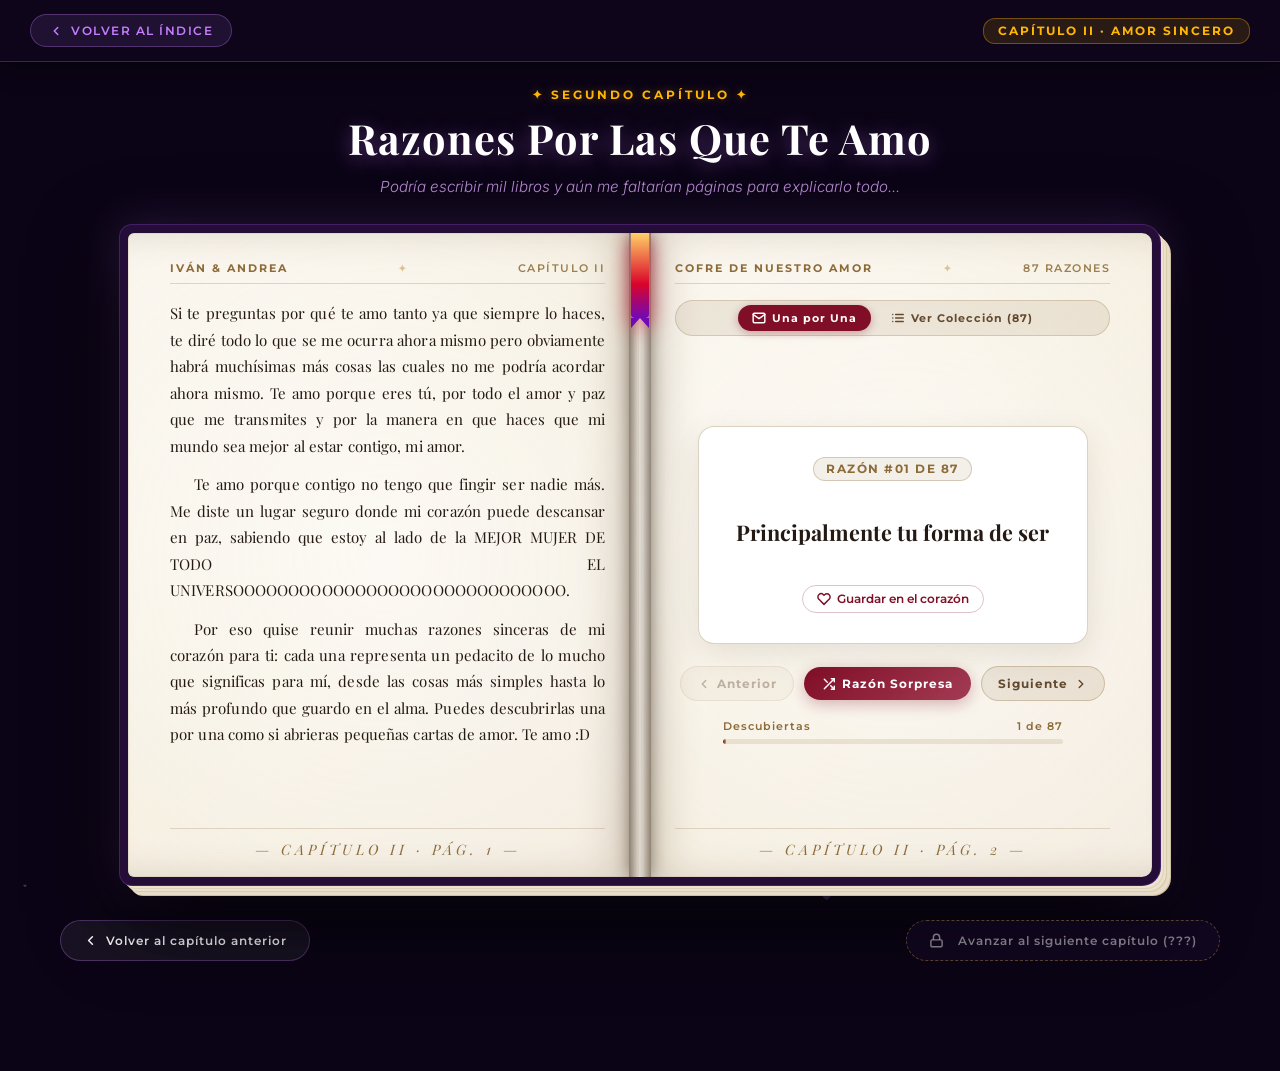
<file: capitulo2.html>
<!DOCTYPE html>
<html lang="es">

<head>
    <meta charset="UTF-8">
    <meta name="viewport" content="width=device-width, initial-scale=1.0">
    <title>Capítulo II: Razones por las que te amo · Andrea & Iván</title>

    <!-- Google Fonts -->
    <link rel="preconnect" href="https://fonts.googleapis.com">
    <link rel="preconnect" href="https://fonts.gstatic.com" crossorigin>
    <link
        href="https://fonts.googleapis.com/css2?family=Inter:wght@300;400;500;600;700&family=Playfair+Display:ital,wght@0,400;0,600;0,700;1,400;1,600&family=Montserrat:wght@300;400;500;600;700;800&family=Dancing+Script:wght@600;700&display=swap"
        rel="stylesheet">

    <link rel="stylesheet" href="styles.css">
    <script src="progress-tracker.js"></script>

    <style>
        /* =========================================================
           ESTILOS MAESTROS: CAPÍTULO II · FORMATO LIBRO DE PAPEL
           ========================================================= */
        body {
            background-color: #0b0416 !important;
            min-height: 100vh;
            color: #ffffff;
            font-family: 'Inter', sans-serif;
            margin: 0;
            padding: 0;
            overflow-x: hidden;
            position: relative;
        }

        #hearts-canvas {
            position: fixed;
            top: 0;
            left: 0;
            width: 100vw;
            height: 100vh;
            pointer-events: none;
            z-index: 1;
        }

        /* Barra de Navegación */
        .chapter-navbar {
            position: sticky;
            top: 0;
            z-index: 100;
            background: rgba(15, 6, 28, 0.9);
            backdrop-filter: blur(18px);
            -webkit-backdrop-filter: blur(18px);
            border-bottom: 1px solid rgba(199, 125, 255, 0.25);
            padding: 14px 30px;
            display: flex;
            align-items: center;
            justify-content: space-between;
            box-shadow: 0 4px 25px rgba(0, 0, 0, 0.5);
        }

        .nav-back-btn {
            display: inline-flex;
            align-items: center;
            gap: 8px;
            color: var(--secondary-color);
            font-family: 'Montserrat', sans-serif;
            font-size: 0.76rem;
            font-weight: 600;
            letter-spacing: 1.5px;
            text-decoration: none;
            text-transform: uppercase;
            padding: 8px 18px;
            border-radius: 20px;
            background: rgba(199, 125, 255, 0.1);
            border: 1px solid rgba(199, 125, 255, 0.3);
            transition: all 0.25s ease;
        }

        .nav-back-btn svg {
            width: 14px;
            height: 14px;
            transition: transform 0.2s ease;
        }

        .nav-back-btn:hover {
            background: rgba(199, 125, 255, 0.25);
            color: #ffffff;
            transform: translateX(-3px);
            box-shadow: 0 0 15px rgba(199, 125, 255, 0.4);
        }

        .nav-back-btn:hover svg {
            transform: translateX(-2px);
        }

        .nav-chapter-badge {
            font-family: 'Montserrat', sans-serif;
            font-size: 0.72rem;
            font-weight: 700;
            letter-spacing: 2px;
            color: var(--accent);
            text-transform: uppercase;
            background: rgba(255, 183, 3, 0.12);
            border: 1px solid rgba(255, 183, 3, 0.35);
            padding: 5px 14px;
            border-radius: 12px;
        }

        /* Contenedor Principal */
        .book-wrapper {
            position: relative;
            z-index: 10;
            max-width: 1200px;
            margin: 25px auto 110px auto;
            padding: 0 20px;
        }

        .book-header-section {
            text-align: center;
            margin-bottom: 25px;
        }

        .book-header-pre {
            font-family: 'Montserrat', sans-serif;
            font-size: 0.75rem;
            font-weight: 700;
            letter-spacing: 3px;
            color: var(--accent);
            text-transform: uppercase;
            display: block;
            margin-bottom: 8px;
            text-shadow: 0 0 10px rgba(255, 183, 3, 0.4);
        }

        .book-header-title {
            font-family: 'Playfair Display', serif;
            font-size: 2.6rem;
            font-weight: 700;
            color: #ffffff;
            letter-spacing: 1px;
            margin: 0 0 8px 0;
            text-shadow: 0 4px 20px rgba(199, 125, 255, 0.4);
        }

        .book-header-sub {
            font-family: 'Inter', sans-serif;
            font-style: italic;
            font-size: 0.95rem;
            color: var(--text-light);
            opacity: 0.85;
            margin: 0;
        }

        /* =========================================================
           LIBRO ABIERTO (FORMATO PAPEL PERGAMINO)
           ========================================================= */
        .open-book-container {
            width: 1040px;
            max-width: 95vw;
            min-height: 660px;
            margin: 0 auto;
            position: relative;
            background: #1b0a2a;
            /* Encuadernación de cuero noble */
            border-radius: 12px 18px 18px 12px;
            border: 8px solid #240e38;
            /* Efecto visual de grosor de páginas apiladas en los bordes */
            box-shadow:
                0 0 0 1px #461e68,
                3px 3px 0 #ede3cf,
                4px 4px 0 #dfd3bd,
                6px 6px 0 #ece1cc,
                7px 7px 0 #d9cca8,
                10px 10px 0 #e6dcc8,
                11px 11px 0 #cfc09c,
                0 30px 85px rgba(0, 0, 0, 0.95),
                0 0 45px rgba(199, 125, 255, 0.22);
            display: grid;
            grid-template-columns: 1fr 1fr;
            overflow: hidden;
        }

        /* Lomo central con sombra de pliegue */
        .book-spine-crease {
            position: absolute;
            top: 0;
            bottom: 0;
            left: 50%;
            width: 22px;
            transform: translateX(-50%);
            background: linear-gradient(90deg,
                    rgba(45, 28, 12, 0.45) 0%,
                    rgba(255, 255, 255, 0.35) 50%,
                    rgba(45, 28, 12, 0.45) 100%);
            box-shadow: 0 0 16px rgba(45, 28, 12, 0.5);
            z-index: 20;
            pointer-events: none;
        }

        /* Cinta marcapáginas de seda */
        .bookmark-ribbon {
            position: absolute;
            top: 0;
            left: 50%;
            transform: translateX(-50%);
            width: 18px;
            height: 85px;
            background: linear-gradient(180deg, #ffd166 0%, #d90429 60%, #7209b7 100%);
            box-shadow: 0 8px 22px rgba(217, 4, 41, 0.65);
            z-index: 25;
            border-radius: 0 0 4px 4px;
            pointer-events: none;
        }

        .bookmark-ribbon::after {
            content: '';
            position: absolute;
            bottom: -10px;
            left: 0;
            border-left: 9px solid #7209b7;
            border-right: 9px solid #7209b7;
            border-bottom: 10px solid transparent;
        }

        /* Páginas de Papel (Izquierda y Derecha) */
        .book-page {
            background: #faf7f0;
            background-image:
                radial-gradient(circle at 50% 50%, rgba(255, 255, 255, 0.6) 0%, rgba(245, 238, 224, 0.45) 100%),
                linear-gradient(135deg, #fefcf8 0%, #f7f1e3 50%, #f2eae0 100%);
            box-sizing: border-box;
            display: flex;
            flex-direction: column;
            justify-content: space-between;
            position: relative;
            user-select: text;
        }

        .book-page-left {
            padding: 28px 34px 18px 42px;
            border-radius: 6px 0 0 6px;
            box-shadow:
                inset -28px 0 35px rgba(80, 55, 25, 0.16),
                inset 0 0 0 1px rgba(160, 130, 90, 0.15);
            border-right: 1px solid rgba(60, 40, 20, 0.2);
        }

        .book-page-right {
            padding: 28px 42px 18px 34px;
            border-radius: 0 6px 6px 0;
            box-shadow:
                inset 28px 0 35px rgba(80, 55, 25, 0.16),
                inset 0 0 0 1px rgba(160, 130, 90, 0.15);
            border-left: 1px solid rgba(60, 40, 20, 0.2);
        }

        /* Encabezado Clásico de Página */
        .page-header {
            display: flex;
            align-items: center;
            justify-content: space-between;
            font-family: 'Montserrat', sans-serif;
            font-size: 0.68rem;
            font-weight: 700;
            letter-spacing: 2px;
            color: #8c6b38;
            text-transform: uppercase;
            padding-bottom: 8px;
            border-bottom: 1px solid rgba(140, 107, 56, 0.25);
            margin-bottom: 16px;
        }

        .page-header .sep {
            opacity: 0.55;
            font-size: 0.6rem;
            color: #c4974f;
        }

        .page-header .header-sub {
            color: #8c6b38;
            opacity: 0.85;
            font-weight: 600;
            letter-spacing: 1.5px;
        }

        /* Texto Literario de la Carta (Página Izquierda) */
        .chapter-story-text p {
            font-family: 'Playfair Display', Georgia, serif;
            font-size: 0.94rem;
            line-height: 1.76;
            color: #241a13;
            margin: 0 0 12px 0;
            text-align: justify;
            text-indent: 1.6em;
            letter-spacing: 0.1px;
        }

        .chapter-story-text p:first-child {
            text-indent: 0;
        }

        .page-footer {
            padding-top: 10px;
            border-top: 1px solid rgba(140, 107, 56, 0.22);
            display: flex;
            align-items: center;
            justify-content: center;
            margin-top: auto;
        }

        .page-footer .page-num {
            font-family: 'Playfair Display', serif;
            font-style: italic;
            font-size: 0.9rem;
            color: #8c6b38;
            letter-spacing: 4px;
        }

        /* =========================================================
           INTERFAZ MEJORADA: EL COFRE DE LAS 87 RAZONES (PÁG. DERECHA)
           ========================================================= */
        .reasons-container {
            display: flex;
            flex-direction: column;
            height: 100%;
            justify-content: space-between;
        }

        /* Selector de Modo de Vista (Una por Una / Colección) */
        .reasons-mode-switch {
            display: flex;
            align-items: center;
            justify-content: center;
            gap: 6px;
            background: rgba(140, 107, 56, 0.12);
            border: 1px solid rgba(140, 107, 56, 0.25);
            padding: 4px;
            border-radius: 20px;
            margin-bottom: 16px;
        }

        .mode-btn {
            background: transparent;
            border: none;
            color: #634a2e;
            font-family: 'Montserrat', sans-serif;
            font-size: 0.7rem;
            font-weight: 700;
            letter-spacing: 1px;
            padding: 6px 14px;
            border-radius: 16px;
            cursor: pointer;
            transition: all 0.2s ease;
            display: inline-flex;
            align-items: center;
            gap: 6px;
        }

        .mode-btn svg {
            width: 14px;
            height: 14px;
        }

        .mode-btn.active {
            background: #800e26;
            color: #ffffff;
            box-shadow: 0 2px 8px rgba(128, 14, 38, 0.35);
        }

        /* VISTA 1: SPOTLIGHT / TARJETA INTERACTIVA DE UNA POR UNA */
        .single-reason-view {
            flex-grow: 1;
            display: flex;
            flex-direction: column;
            justify-content: center;
            align-items: center;
            padding: 10px 0 20px 0;
            text-align: center;
        }

        .reason-spotlight-card {
            width: 100%;
            max-width: 390px;
            background: #ffffff;
            border: 1px solid rgba(140, 107, 56, 0.3);
            border-radius: 16px;
            padding: 30px 24px;
            box-shadow:
                0 10px 30px rgba(80, 55, 25, 0.12),
                inset 0 0 0 1px rgba(255, 255, 255, 0.8);
            position: relative;
            transition: transform 0.35s cubic-bezier(0.16, 1, 0.3, 1), box-shadow 0.35s ease;
            margin-bottom: 22px;
        }

        .reason-spotlight-card.animating {
            transform: scale(0.96) rotateY(15deg);
            opacity: 0.5;
        }

        .spotlight-badge {
            display: inline-flex;
            align-items: center;
            gap: 6px;
            background: rgba(140, 107, 56, 0.1);
            border: 1px solid rgba(140, 107, 56, 0.3);
            color: #8c6b38;
            font-family: 'Montserrat', sans-serif;
            font-size: 0.72rem;
            font-weight: 700;
            letter-spacing: 1.5px;
            padding: 4px 12px;
            border-radius: 15px;
            text-transform: uppercase;
            margin-bottom: 16px;
        }

        .spotlight-text {
            font-family: 'Playfair Display', Georgia, serif;
            font-size: 1.35rem;
            font-weight: 700;
            line-height: 1.5;
            color: #241a13;
            margin: 0 0 18px 0;
            min-height: 70px;
            display: flex;
            align-items: center;
            justify-content: center;
        }

        .spotlight-heart-btn {
            background: transparent;
            border: 1px solid rgba(128, 14, 38, 0.25);
            color: #800e26;
            padding: 6px 14px;
            border-radius: 20px;
            font-family: 'Montserrat', sans-serif;
            font-size: 0.72rem;
            font-weight: 600;
            display: inline-flex;
            align-items: center;
            gap: 6px;
            cursor: pointer;
            transition: all 0.2s ease;
        }

        .spotlight-heart-btn:hover {
            background: rgba(128, 14, 38, 0.08);
            border-color: #800e26;
            transform: scale(1.05);
        }

        .spotlight-heart-btn.loved {
            background: #800e26;
            color: #ffffff;
            border-color: #800e26;
        }

        .spotlight-heart-btn svg {
            width: 14px;
            height: 14px;
            transition: transform 0.2s ease;
        }

        .spotlight-heart-btn:hover svg {
            transform: scale(1.2);
        }

        /* Controles de Navegación de Razones */
        .spotlight-controls {
            display: flex;
            align-items: center;
            gap: 10px;
            justify-content: center;
            width: 100%;
        }

        .spotlight-nav-btn {
            background: rgba(140, 107, 56, 0.12);
            border: 1px solid rgba(140, 107, 56, 0.3);
            color: #634a2e;
            font-family: 'Montserrat', sans-serif;
            font-size: 0.75rem;
            font-weight: 700;
            letter-spacing: 1px;
            padding: 9px 16px;
            border-radius: 20px;
            cursor: pointer;
            display: inline-flex;
            align-items: center;
            gap: 6px;
            transition: all 0.2s ease;
        }

        .spotlight-nav-btn svg {
            width: 14px;
            height: 14px;
        }

        .spotlight-nav-btn:hover:not(:disabled) {
            background: #8c6b38;
            color: #ffffff;
            border-color: #8c6b38;
            transform: translateY(-2px);
            box-shadow: 0 4px 12px rgba(140, 107, 56, 0.25);
        }

        .spotlight-nav-btn:disabled {
            opacity: 0.4;
            cursor: not-allowed;
        }

        .spotlight-random-btn {
            background: linear-gradient(135deg, #800e26, #a33b54);
            border: none;
            color: #ffffff;
            font-family: 'Montserrat', sans-serif;
            font-size: 0.75rem;
            font-weight: 700;
            letter-spacing: 1px;
            padding: 9px 18px;
            border-radius: 20px;
            cursor: pointer;
            display: inline-flex;
            align-items: center;
            gap: 6px;
            box-shadow: 0 4px 15px rgba(128, 14, 38, 0.3);
            transition: all 0.2s ease;
        }

        .spotlight-random-btn:hover {
            transform: translateY(-2px) scale(1.02);
            box-shadow: 0 6px 20px rgba(128, 14, 38, 0.45);
        }

        .spotlight-random-btn svg {
            width: 14px;
            height: 14px;
        }

        /* Barra de Progreso de Razones Descubiertas */
        .spotlight-progress-box {
            margin-top: 18px;
            width: 100%;
            max-width: 340px;
            text-align: center;
        }

        .progress-label {
            font-family: 'Montserrat', sans-serif;
            font-size: 0.68rem;
            font-weight: 600;
            color: #8c6b38;
            letter-spacing: 1px;
            margin-bottom: 6px;
            display: flex;
            justify-content: space-between;
        }

        .progress-bar-track {
            width: 100%;
            height: 5px;
            background: rgba(140, 107, 56, 0.15);
            border-radius: 10px;
            overflow: hidden;
        }

        .progress-bar-fill {
            height: 100%;
            width: 1.15%;
            background: linear-gradient(90deg, #800e26, #c4974f);
            border-radius: 10px;
            transition: width 0.3s ease;
        }

        /* VISTA 2: COLECCIÓN COMPLETA (BÚSQUEDA Y FILTROS) */
        .collection-view {
            display: none;
            flex-direction: column;
            flex-grow: 1;
            height: 480px;
        }

        .collection-view.active {
            display: flex;
        }

        .collection-search-bar {
            position: relative;
            margin-bottom: 12px;
        }

        .collection-search-input {
            width: 100%;
            box-sizing: border-box;
            background: #ffffff;
            border: 1px solid rgba(140, 107, 56, 0.3);
            border-radius: 18px;
            padding: 8px 16px 8px 36px;
            font-family: 'Inter', sans-serif;
            font-size: 0.82rem;
            color: #241a13;
            outline: none;
            transition: border-color 0.2s ease;
        }

        .collection-search-input:focus {
            border-color: #800e26;
            box-shadow: 0 0 10px rgba(128, 14, 38, 0.15);
        }

        .collection-search-icon {
            position: absolute;
            left: 12px;
            top: 50%;
            transform: translateY(-50%);
            width: 14px;
            height: 14px;
            color: #8c6b38;
            pointer-events: none;
        }

        .collection-cards-grid {
            flex-grow: 1;
            overflow-y: auto;
            display: grid;
            grid-template-columns: 1fr 1fr;
            grid-auto-rows: min-content;
            align-content: start;
            gap: 8px;
            padding-right: 6px;
            max-height: 420px;
        }

        .collection-cards-grid::-webkit-scrollbar {
            width: 5px;
        }

        .collection-cards-grid::-webkit-scrollbar-track {
            background: rgba(140, 107, 56, 0.08);
            border-radius: 10px;
        }

        .collection-cards-grid::-webkit-scrollbar-thumb {
            background: #c4974f;
            border-radius: 10px;
        }

        .collection-mini-card {
            background: #ffffff;
            border: 1px solid rgba(140, 107, 56, 0.22);
            border-radius: 8px;
            padding: 8px 10px;
            display: flex;
            align-items: center;
            gap: 8px;
            cursor: pointer;
            transition: all 0.2s ease;
            box-shadow: 0 2px 6px rgba(80, 55, 25, 0.06);
        }

        .collection-mini-card:hover {
            border-color: #800e26;
            transform: translateY(-2px);
            box-shadow: 0 4px 12px rgba(128, 14, 38, 0.15);
        }

        .mini-card-num {
            font-family: 'Montserrat', sans-serif;
            font-size: 0.62rem;
            font-weight: 800;
            color: #800e26;
            background: rgba(128, 14, 38, 0.08);
            border: 1px solid rgba(128, 14, 38, 0.2);
            padding: 2px 5px;
            border-radius: 4px;
            flex-shrink: 0;
        }

        .mini-card-text {
            font-family: 'Playfair Display', serif;
            font-size: 0.8rem;
            font-weight: 600;
            color: #241a13;
            margin: 0;
            line-height: 1.25;
            display: -webkit-box;
            -webkit-line-clamp: 2;
            -webkit-box-orient: vertical;
            overflow: hidden;
        }

        /* Navegación Inferior */
        .book-bottom-navigation {
            margin-top: 35px;
            display: flex;
            align-items: center;
            justify-content: space-between;
            gap: 16px;
        }

        .nav-btn-action {
            font-family: 'Montserrat', sans-serif;
            font-size: 0.78rem;
            font-weight: 600;
            letter-spacing: 1px;
            color: #ffffff;
            text-decoration: none;
            padding: 12px 22px;
            border-radius: 25px;
            background: rgba(255, 255, 255, 0.06);
            border: 1px solid rgba(199, 125, 255, 0.3);
            transition: all 0.25s ease;
            display: inline-flex;
            align-items: center;
            gap: 8px;
        }

        .nav-btn-action svg {
            width: 15px;
            height: 15px;
            transition: transform 0.2s ease;
        }

        .nav-btn-action:hover {
            background: linear-gradient(135deg, rgba(199, 125, 255, 0.3), rgba(255, 183, 3, 0.3));
            border-color: var(--accent);
            transform: translateY(-2px);
            box-shadow: 0 6px 20px rgba(0, 0, 0, 0.4);
        }

        .nav-btn-action:hover svg.arrow-back {
            transform: translateX(-3px);
        }

        .nav-btn-action:hover svg.arrow-forward {
            transform: translateX(3px);
        }

        .nav-btn-action.next-chapter {
            background: linear-gradient(135deg, #9d4edd, #ff758f);
            border-color: transparent;
        }

        .nav-btn-action.next-chapter:hover {
            box-shadow: 0 0 20px rgba(255, 117, 143, 0.5);
            transform: translateY(-2px);
        }

        /* Reproductor Global Flotante */
        .floating-music-dock {
            position: fixed;
            bottom: 22px;
            right: 25px;
            z-index: 1000;
            display: flex;
            align-items: center;
            gap: 12px;
            background: rgba(20, 8, 38, 0.92);
            border: 1px solid rgba(255, 183, 3, 0.5);
            box-shadow: 0 10px 30px rgba(0, 0, 0, 0.7), 0 0 20px rgba(255, 183, 3, 0.25);
            padding: 8px 18px;
            border-radius: 35px;
            backdrop-filter: blur(15px);
            -webkit-backdrop-filter: blur(15px);
            transition: transform 0.25s ease, box-shadow 0.25s ease;
        }

        .floating-music-dock:hover {
            transform: translateY(-2px);
            box-shadow: 0 12px 35px rgba(0, 0, 0, 0.8), 0 0 25px rgba(255, 183, 3, 0.4);
        }

        .dock-play-btn {
            width: 38px;
            height: 38px;
            border-radius: 50%;
            background: linear-gradient(135deg, var(--accent), #ff758f);
            border: none;
            color: #0b0416;
            display: flex;
            align-items: center;
            justify-content: center;
            cursor: pointer;
            box-shadow: 0 0 12px rgba(255, 183, 3, 0.5);
            transition: transform 0.2s ease;
            flex-shrink: 0;
        }

        .dock-play-btn:hover {
            transform: scale(1.08);
        }

        .dock-play-btn svg {
            width: 17px;
            height: 17px;
        }

        .dock-track-info {
            display: flex;
            flex-direction: column;
            gap: 2px;
        }

        .dock-track-title {
            font-family: 'Montserrat', sans-serif;
            font-size: 0.75rem;
            font-weight: 700;
            color: #ffffff;
        }

        .dock-track-artist {
            font-family: 'Inter', sans-serif;
            font-size: 0.65rem;
            color: #f1e7fe;
            opacity: 0.8;
        }

        .dock-equalizer {
            display: flex;
            align-items: flex-end;
            gap: 2px;
            height: 12px;
            margin-top: 2px;
        }

        .dock-equalizer span {
            width: 3px;
            background: var(--accent);
            border-radius: 2px;
            height: 3px;
            transition: height 0.2s ease;
        }

        .dock-equalizer.playing span:nth-child(1) {
            animation: eqBar 0.8s infinite ease-in-out;
        }

        .dock-equalizer.playing span:nth-child(2) {
            animation: eqBar 1.1s infinite ease-in-out 0.2s;
        }

        .dock-equalizer.playing span:nth-child(3) {
            animation: eqBar 0.7s infinite ease-in-out 0.4s;
        }

        .dock-equalizer.playing span:nth-child(4) {
            animation: eqBar 0.9s infinite ease-in-out 0.1s;
        }

        @keyframes eqBar {

            0%,
            100% {
                height: 3px;
            }

            50% {
                height: 12px;
            }
        }

        .hidden {
            display: none !important;
        }

        /* Responsividad */
        @media screen and (max-width: 900px) {
            .open-book-container {
                grid-template-columns: 1fr;
            }

            .book-spine-crease {
                display: none;
            }

            .book-page-left {
                border-right: none;
                border-bottom: 1px solid rgba(140, 107, 56, 0.2);
                padding: 26px 20px 20px 24px;
            }

            .book-page-right {
                padding: 26px 24px 20px 20px;
            }

            .book-bottom-navigation {
                flex-direction: column;
            }

            .nav-btn-action {
                width: 100%;
                justify-content: center;
            }

            .collection-cards-grid {
                grid-template-columns: 1fr;
            }
        }
    </style>
</head>

<body>

    <div class="stars"></div>
    <div class="twinkling"></div>
    <canvas id="hearts-canvas"></canvas>

    <!-- Barra de Navegación -->
    <nav class="chapter-navbar">
        <a href="index.html" class="nav-back-btn">
            <svg viewBox="0 0 24 24" fill="none" stroke="currentColor" stroke-width="2.5" stroke-linecap="round"
                stroke-linejoin="round">
                <polyline points="15 18 9 12 15 6"></polyline>
            </svg>
            <span>Volver al Índice</span>
        </a>
        <span class="nav-chapter-badge">Capítulo II · Amor Sincero</span>
    </nav>

    <!-- Contenedor Principal del Libro -->
    <main class="book-wrapper">

        <!-- Cabecera del Capítulo -->
        <header class="book-header-section">
            <span class="book-header-pre">✦ SEGUNDO CAPÍTULO ✦</span>
            <h1 class="book-header-title">Razones Por Las Que Te Amo</h1>
            <p class="book-header-sub">Podría escribir mil libros y aún me faltarían páginas para explicarlo todo...</p>
        </header>

        <!-- LIBRO ABIERTO EN FORMATO PAPEL PERGAMINO -->
        <div class="open-book-container">

            <!-- Cinta marcapáginas de seda -->
            <div class="bookmark-ribbon"></div>

            <!-- Lomo central con sombra de pliegue -->
            <div class="book-spine-crease"></div>

            <!-- =====================================================
                 PÁGINA IZQUIERDA: CARTA DE AMOR DE IVÁN
                 ===================================================== -->
            <div class="book-page book-page-left">
                <div>
                    <div class="page-header">
                        <span>IVÁN &amp; ANDREA</span>
                        <span class="sep">✦</span>
                        <span class="header-sub">CAPÍTULO II</span>
                    </div>

                    <div class="chapter-story-text">
                        <p>
                            <span class="drop-cap-letter">S</span>i te preguntas por qué te amo tanto ya que siempre lo
                            haces, te diré todo lo que se me ocurra ahora mismo pero obviamente habrá muchísimas más
                            cosas las cuales no me podría acordar ahora mismo. Te amo porque eres tú, por todo el amor
                            y paz que me transmites y por la manera en que haces que mi mundo sea mejor al estar
                            contigo, mi amor.
                        </p>
                        <p>
                            Te amo porque contigo no tengo que fingir ser nadie más. Me diste un lugar seguro donde mi
                            corazón puede descansar en paz, sabiendo que estoy al lado de la MEJOR MUJER DE TODO EL
                            UNIVERSOOOOOOOOOOOOOOOOOOOOOOOOOOOOOO.
                        </p>
                        <p>
                            Por eso quise reunir muchas razones sinceras de mi corazón para ti: cada una representa un
                            pedacito de lo mucho que significas para mí, desde las cosas más simples hasta lo más
                            profundo que guardo en el alma. Puedes descubrirlas una por una como si abrieras pequeñas
                            cartas de amor. Te amo :D
                        </p>
                    </div>
                </div>

                <div class="page-footer">
                    <span class="page-num">— CAPÍTULO II · PÁG. 1 —</span>
                </div>
            </div>

            <!-- =====================================================
                 PÁGINA DERECHA: EL COFRE DE LAS 87 RAZONES
                 ===================================================== -->
            <div class="book-page book-page-right">
                <div class="reasons-container">

                    <div>
                        <div class="page-header">
                            <span>COFRE DE NUESTRO AMOR</span>
                            <span class="sep">✦</span>
                            <span class="header-sub">87 RAZONES</span>
                        </div>

                        <!-- Selector de Vista: Una por Una vs Todas -->
                        <div class="reasons-mode-switch">
                            <button class="mode-btn active" id="btn-mode-single" onclick="setReasonsMode('single')">
                                <svg viewBox="0 0 24 24" fill="none" stroke="currentColor" stroke-width="2.5"
                                    stroke-linecap="round" stroke-linejoin="round">
                                    <path
                                        d="M4 4h16c1.1 0 2 .9 2 2v12c0 1.1-.9 2-2 2H4c-1.1 0-2-.9-2-2V6c0-1.1.9-2 2-2z">
                                    </path>
                                    <polyline points="22,6 12,13 2,6"></polyline>
                                </svg>
                                <span>Una por Una</span>
                            </button>
                            <button class="mode-btn" id="btn-mode-collection" onclick="setReasonsMode('collection')">
                                <svg viewBox="0 0 24 24" fill="none" stroke="currentColor" stroke-width="2.5"
                                    stroke-linecap="round" stroke-linejoin="round">
                                    <line x1="8" y1="6" x2="21" y2="6"></line>
                                    <line x1="8" y1="12" x2="21" y2="12"></line>
                                    <line x1="8" y1="18" x2="21" y2="18"></line>
                                    <line x1="3" y1="6" x2="3.01" y2="6"></line>
                                    <line x1="3" y1="12" x2="3.01" y2="12"></line>
                                    <line x1="3" y1="18" x2="3.01" y2="18"></line>
                                </svg>
                                <span>Ver Colección (87)</span>
                            </button>
                        </div>
                    </div>

                    <!-- MODO 1: SPOTLIGHT DE UNA POR UNA (INTERACTIVO) -->
                    <div class="single-reason-view" id="single-reason-view">
                        <div class="reason-spotlight-card" id="spotlight-card">
                            <span class="spotlight-badge" id="spotlight-badge">Razón #01 de 87</span>
                            <div class="spotlight-text" id="spotlight-text">
                                Principalmente tu forma de ser
                            </div>
                            <button class="spotlight-heart-btn" id="spotlight-heart-btn"
                                onclick="toggleHeartCurrentReason()">
                                <svg viewBox="0 0 24 24" fill="none" stroke="currentColor" stroke-width="2.5"
                                    stroke-linecap="round" stroke-linejoin="round">
                                    <path
                                        d="M20.84 4.61a5.5 5.5 0 0 0-7.78 0L12 5.67l-1.06-1.06a5.5 5.5 0 0 0-7.78 7.78l1.06 1.06L12 21.23l7.78-7.78 1.06-1.06a5.5 5.5 0 0 0 0-7.78z">
                                    </path>
                                </svg>
                                <span id="heart-btn-label">Guardar en el corazón</span>
                            </button>
                        </div>

                        <!-- Controles de la Razón Activa -->
                        <div class="spotlight-controls">
                            <button class="spotlight-nav-btn" id="btn-prev-reason" onclick="prevReason()"
                                title="Razón anterior">
                                <svg viewBox="0 0 24 24" fill="none" stroke="currentColor" stroke-width="2.5"
                                    stroke-linecap="round" stroke-linejoin="round">
                                    <polyline points="15 18 9 12 15 6"></polyline>
                                </svg>
                                <span>Anterior</span>
                            </button>

                            <button class="spotlight-random-btn" onclick="randomReason()"
                                title="Descubrir una razón al azar">
                                <svg viewBox="0 0 24 24" fill="none" stroke="currentColor" stroke-width="2.5"
                                    stroke-linecap="round" stroke-linejoin="round">
                                    <polyline points="16 3 21 3 21 8"></polyline>
                                    <line x1="4" y1="20" x2="21" y2="3"></line>
                                    <polyline points="21 16 21 21 16 21"></polyline>
                                    <line x1="15" y1="15" x2="21" y2="21"></line>
                                    <line x1="4" y1="4" x2="9" y2="9"></line>
                                </svg>
                                <span>Razón Sorpresa</span>
                            </button>

                            <button class="spotlight-nav-btn" id="btn-next-reason" onclick="nextReason()"
                                title="Siguiente razón">
                                <span>Siguiente</span>
                                <svg viewBox="0 0 24 24" fill="none" stroke="currentColor" stroke-width="2.5"
                                    stroke-linecap="round" stroke-linejoin="round">
                                    <polyline points="9 18 15 12 9 6"></polyline>
                                </svg>
                            </button>
                        </div>

                        <!-- Barra de Progreso -->
                        <div class="spotlight-progress-box">
                            <div class="progress-label">
                                <span>Descubiertas</span>
                                <span id="progress-text">1 de 87</span>
                            </div>
                            <div class="progress-bar-track">
                                <div class="progress-bar-fill" id="progress-bar-fill"></div>
                            </div>
                        </div>
                    </div>

                    <!-- MODO 2: COLECCIÓN COMPLETA CON BUSCADOR -->
                    <div class="collection-view" id="collection-view">
                        <div class="collection-search-bar">
                            <svg class="collection-search-icon" viewBox="0 0 24 24" fill="none" stroke="currentColor"
                                stroke-width="2.5" stroke-linecap="round" stroke-linejoin="round">
                                <circle cx="11" cy="11" r="8"></circle>
                                <line x1="21" y1="21" x2="16.65" y2="16.65"></line>
                            </svg>
                            <input type="text" class="collection-search-input" id="search-reason-input"
                                placeholder="Buscar una razón... (ej. sonrisa, paz, llamada)"
                                oninput="filterReasons(this.value)">
                        </div>

                        <div class="collection-cards-grid" id="collection-grid">
                            <!-- Las 87 razones se renderizan dinámicamente con JavaScript -->
                        </div>
                    </div>

                    <div class="page-footer">
                        <span class="page-num">— CAPÍTULO II · PÁG. 2 —</span>
                    </div>

                </div>
            </div>

        </div>

        <!-- Navegación Inferior -->
        <div class="book-bottom-navigation">
            <a href="capitulo1.html" class="nav-btn-action">
                <svg class="arrow-back" viewBox="0 0 24 24" fill="none" stroke="currentColor" stroke-width="2.5"
                    stroke-linecap="round" stroke-linejoin="round">
                    <polyline points="15 18 9 12 15 6"></polyline>
                </svg>
                <span>Volver al capítulo anterior</span>
            </a>
            <a href="capitulo3.html" class="nav-btn-action next-chapter">
                <span>Avanzar al siguiente capítulo</span>
                <svg class="arrow-forward" viewBox="0 0 24 24" fill="none" stroke="currentColor" stroke-width="2.5"
                    stroke-linecap="round" stroke-linejoin="round">
                    <polyline points="9 18 15 12 9 6"></polyline>
                </svg>
            </a>
        </div>

    </main>

    <!-- Script de las 87 Razones Interactivas y Corazones -->
    <script>
        // Todas las 87 razones escritas por Iván (sin emojis, limpias y fieles a su mensaje)
        const reasonsList = [
            "Principalmente tu forma de ser",
            "Tu manera de ser única",
            "Tu belleza",
            "Tu ternura",
            "Tus ojos",
            "Tu carita",
            "Tu naricita linda",
            "Tu forma de reír",
            "Tu manera de cuidarme",
            "Tus besos",
            "Tus fotos",
            "Tus videos",
            "Tu dulce voz",
            "Jugar juntos en llamada",
            "La paz que me das",
            "La manera en que sigues mis ocurrencias",
            "Estar siempre atenta a mí",
            "Tu apoyo incondicional",
            "Hacerme sonreír siempre",
            "Soñar con nuestro futuro",
            "La confianza que nos tenemos",
            "Tu fidelidad a mí",
            "Tus mensajes de buenos días",
            "Quedarnos despiertos hasta tarde",
            "La complicidad que compartimos",
            "Tu paciencia conmigo",
            "Tu mirada tan dulce",
            "Tu sentido del humor",
            "Tus mejillas hermosas",
            "Lo atenta y detallista que eres",
            "Hacerme sentir el más afortunado",
            "Tu sinceridad y honestidad",
            "Sentirme en paz cuando te hablo",
            "Cada segundo que paso contigo",
            "Lo increíble e inteligente que eres",
            "La forma tan dulce en que me llamas",
            "Que nunca me canso de ti",
            "Tus cosas traviesas",
            "Todos los planes que soñamos hacer",
            "Cómo iluminas mis días malos",
            "Escuchar tu risa por teléfono",
            "Saber que estás ahí para mí",
            "Tu manera de preocuparte por mí",
            "Que eres mi refugio seguro",
            "Tu humildad y gran corazón",
            "La forma en que me miras en fotos",
            "Tus caricias imaginadas a la distancia",
            "Hacerme querer ser mejor cada día",
            "Tu lealtad inquebrantable",
            "Los apodos tiernos que nos decimos",
            "Que eres mi persona favorita en el mundo",
            "La alegría que me da recibir un mensaje tuyo",
            "Que contigo todo es más bonito",
            "Ver cómo te emocionas con cosas simples",
            "La tranquilidad de saber que me amas",
            "Tus detalles que alegran mi día",
            "Que entiendas mis silencios",
            "Tus berrinches tiernos",
            "La manera en que me calmas cuando estoy mal",
            "Tu presencia que llena todo mi ser",
            "Que eres mi hogar sin importar dónde estemos",
            "Tu forma de hablarme con tanto amor",
            "Que eres mi mayor bendición",
            "El brillo de tus ojos cuando sonríes",
            "Que no te cambio por nada en este mundo",
            "La fuerza que me das en los momentos difíciles",
            "Hacer llamadas eternas y sentir que el tiempo vuela",
            "Confiar ciegamente en ti",
            "Tu compañía incluso en silencio",
            "Ser mi mayor debilidad y fortaleza",
            "Imaginar el día en que te abrace fuerte",
            "Lo bien que encajamos los dos",
            "Tu forma tan linda de pedirme mimos",
            "Dueña absoluta de mis pensamientos",
            "Tu forma de alegrarte por mis logros",
            "El brillo especial que tienen tus ojitos",
            "Cuando tarareas o cantas en llamada",
            "Que me enseñes cosas nuevas siempre",
            "La calidez que siento al pensar en ti",
            "Que contigo todo sea natural y mágico",
            "Saber que la distancia no puede con nosotros",
            "Ser mi presente y mi futuro soñado",
            "Cada pequeño detalle que te hace única",
            "Ser mi mejor amiga y el amor de mi vida",
            "El amor tan inmenso que despiertas en mí",
            "Que cada día me enamoro más y más de ti",
            "Simplemente por ser tú, Andrea"
        ];

        // Audio real grabado de pasar página / carta
        const flipAudio = new Audio('assets/page-flip.mp3');
        function playFlipSound() {
            try {
                flipAudio.currentTime = 0;
                flipAudio.volume = 0.85;
                flipAudio.play().catch(() => { });
            } catch (e) { }
        }

        // Estado del Cofre de Razones
        let currentReasonIdx = 0;
        let discoveredSet = new Set([0]);
        try {
            const savedDisc = localStorage.getItem('andrea_discovered_reasons');
            if (savedDisc) discoveredSet = new Set(JSON.parse(savedDisc));
        } catch (e) { }
        let lovedSet = new Set();

        // Cargar favoritos guardados en localStorage
        try {
            const savedLoved = localStorage.getItem('andrea_loved_reasons');
            if (savedLoved) lovedSet = new Set(JSON.parse(savedLoved));
        } catch (e) { }

        const spotlightCard = document.getElementById('spotlight-card');
        const spotlightBadge = document.getElementById('spotlight-badge');
        const spotlightText = document.getElementById('spotlight-text');
        const spotlightHeartBtn = document.getElementById('spotlight-heart-btn');
        const heartBtnLabel = document.getElementById('heart-btn-label');
        const btnPrev = document.getElementById('btn-prev-reason');
        const btnNext = document.getElementById('btn-next-reason');
        const progressText = document.getElementById('progress-text');
        const progressBarFill = document.getElementById('progress-bar-fill');

        function updateSpotlightUI(animate = true) {
            if (animate && spotlightCard) {
                spotlightCard.classList.add('animating');
                setTimeout(() => {
                    spotlightCard.classList.remove('animating');
                }, 180);
            }

            const numPadded = String(currentReasonIdx + 1).padStart(2, '0');
            if (spotlightBadge) spotlightBadge.textContent = `Razón #${numPadded} de ${reasonsList.length}`;
            if (spotlightText) spotlightText.textContent = reasonsList[currentReasonIdx];

            // Botón de corazón
            const isLoved = lovedSet.has(currentReasonIdx);
            if (spotlightHeartBtn) {
                spotlightHeartBtn.classList.toggle('loved', isLoved);
                if (heartBtnLabel) {
                    heartBtnLabel.textContent = isLoved ? "Guardada en el corazón" : "Guardar en el corazón";
                }
            }

            // Botones Anterior / Siguiente
            if (btnPrev) btnPrev.disabled = (currentReasonIdx === 0);
            if (btnNext) btnNext.disabled = (currentReasonIdx === reasonsList.length - 1);

            // Progreso
            discoveredSet.add(currentReasonIdx);
            try {
                localStorage.setItem('andrea_discovered_reasons', JSON.stringify([...discoveredSet]));
            } catch (e) { }

            const count = discoveredSet.size;
            if (progressText) progressText.textContent = `${count} de ${reasonsList.length}`;
            if (progressBarFill) {
                const percent = (count / reasonsList.length) * 100;
                progressBarFill.style.width = `${percent}%`;
            }

            // Desbloqueo del Segundo Dígito (5) al leer todas las razones 1x1
            if (count >= reasonsList.length) {
                if (typeof window.unlockClueDigit === 'function') {
                    window.unlockClueDigit(2, '5', '87 Razones Para Amarte', '¡Has leído cada una de las 87 razones que me enamoran de ti! El segundo dígito del candado final es el 5.');
                }
            }
        }

        function nextReason() {
            if (currentReasonIdx < reasonsList.length - 1) {
                currentReasonIdx++;
                playFlipSound();
                updateSpotlightUI();
            }
        }

        function prevReason() {
            if (currentReasonIdx > 0) {
                currentReasonIdx--;
                playFlipSound();
                updateSpotlightUI();
            }
        }

        function randomReason() {
            let nextIdx;
            if (reasonsList.length > 1) {
                do {
                    nextIdx = Math.floor(Math.random() * reasonsList.length);
                } while (nextIdx === currentReasonIdx);
            } else {
                nextIdx = 0;
            }
            currentReasonIdx = nextIdx;
            playFlipSound();
            updateSpotlightUI();
        }

        function goToReason(idx) {
            if (idx >= 0 && idx < reasonsList.length) {
                currentReasonIdx = idx;
                setReasonsMode('single');
                playFlipSound();
                updateSpotlightUI();
            }
        }

        function toggleHeartCurrentReason() {
            if (lovedSet.has(currentReasonIdx)) {
                lovedSet.delete(currentReasonIdx);
            } else {
                lovedSet.add(currentReasonIdx);
            }
            try {
                localStorage.setItem('andrea_loved_reasons', JSON.stringify([...lovedSet]));
            } catch (e) { }
            updateSpotlightUI(false);
        }

        // Cambio de Modo (Una por Una vs Colección)
        function setReasonsMode(mode) {
            const singleView = document.getElementById('single-reason-view');
            const collectionView = document.getElementById('collection-view');
            const btnSingle = document.getElementById('btn-mode-single');
            const btnCollection = document.getElementById('btn-mode-collection');

            if (mode === 'single') {
                if (singleView) singleView.style.display = 'flex';
                if (collectionView) collectionView.classList.remove('active');
                if (btnSingle) btnSingle.classList.add('active');
                if (btnCollection) btnCollection.classList.remove('active');
            } else {
                if (singleView) singleView.style.display = 'none';
                if (collectionView) collectionView.classList.add('active');
                if (btnSingle) btnSingle.classList.remove('active');
                if (btnCollection) btnCollection.classList.add('active');
                renderCollection();
            }
        }

        // Renderizado de la Colección Completa con Buscador
        function renderCollection(filterQuery = '') {
            const grid = document.getElementById('collection-grid');
            if (!grid) return;
            grid.innerHTML = '';

            const q = filterQuery.toLowerCase().trim();

            reasonsList.forEach((reasonText, idx) => {
                if (q && !reasonText.toLowerCase().includes(q)) return;

                const card = document.createElement('div');
                card.className = 'collection-mini-card';
                card.onclick = () => goToReason(idx);

                const numPadded = String(idx + 1).padStart(2, '0');
                card.innerHTML = `
                    <span class="mini-card-num">#${numPadded}</span>
                    <p class="mini-card-text">${reasonText}</p>
                `;
                grid.appendChild(card);
            });

            if (grid.children.length === 0) {
                grid.innerHTML = `
                    <div style="grid-column: 1 / -1; text-align: center; color: #8c6b38; padding: 30px 10px; font-family: 'Playfair Display', serif; font-style: italic;">
                        No se encontraron razones con esa palabra... ¡pero te amo por mil cosas más!
                    </div>
                `;
            }
        }

        function filterReasons(val) {
            renderCollection(val);
        }

        // Navegación por teclado en el Cofre
        window.addEventListener('keydown', (e) => {
            if (document.activeElement && document.activeElement.tagName === 'INPUT') return;
            if (e.key === 'ArrowRight') nextReason();
            if (e.key === 'ArrowLeft') prevReason();
            if (e.key === ' ') {
                e.preventDefault();
                randomReason();
            }
        });

        // Inicializar Spotlight UI
        updateSpotlightUI(false);

        // Canvas de Corazones Flotantes de Fondo
        const canvas = document.getElementById('hearts-canvas');
        if (canvas) {
            const ctx = canvas.getContext('2d');
            let width, height;
            let hearts = [];

            function resize() {
                width = canvas.width = window.innerWidth;
                height = canvas.height = window.innerHeight;
            }
            window.addEventListener('resize', resize);
            resize();

            class Heart {
                constructor() { this.reset(); }
                reset() {
                    this.x = Math.random() * width;
                    this.y = height + Math.random() * 200;
                    this.size = Math.random() * 3 + 1.5;
                    this.speedY = Math.random() * 0.8 + 0.35;
                    this.speedX = (Math.random() - 0.5) * 0.4;
                    this.opacity = Math.random() * 0.45 + 0.15;
                    this.color = Math.random() > 0.5 ? '#ff758f' : '#c77dff';
                }
                update() {
                    this.y -= this.speedY;
                    this.x += this.speedX;
                    if (this.y < -30) this.reset();
                }
                draw() {
                    ctx.save();
                    ctx.globalAlpha = this.opacity;
                    ctx.fillStyle = this.color;
                    ctx.beginPath();
                    const topCurveHeight = this.size * 0.3;
                    ctx.moveTo(this.x, this.y + topCurveHeight);
                    ctx.bezierCurveTo(this.x, this.y, this.x - this.size, this.y, this.x - this.size, this.y + topCurveHeight);
                    ctx.bezierCurveTo(this.x - this.size, this.y + (this.size + topCurveHeight) / 2, this.x, this.y + (this.size + topCurveHeight), this.x, this.y + this.size * 1.5);
                    ctx.bezierCurveTo(this.x, this.y + (this.size + topCurveHeight), this.x + this.size, this.y + (this.size + topCurveHeight) / 2, this.x + this.size, this.y + topCurveHeight);
                    ctx.bezierCurveTo(this.x + this.size, this.y, this.x, this.y, this.x, this.y + topCurveHeight);
                    ctx.closePath();
                    ctx.fill();
                    ctx.restore();
                }
            }

            for (let i = 0; i < 35; i++) hearts.push(new Heart());

            function animate() {
                ctx.clearRect(0, 0, width, height);
                for (let i = 0; i < hearts.length; i++) {
                    hearts[i].update();
                    hearts[i].draw();
                }
                requestAnimationFrame(animate);
            }
            animate();
        }
    </script>
</body>

</html>
</file>
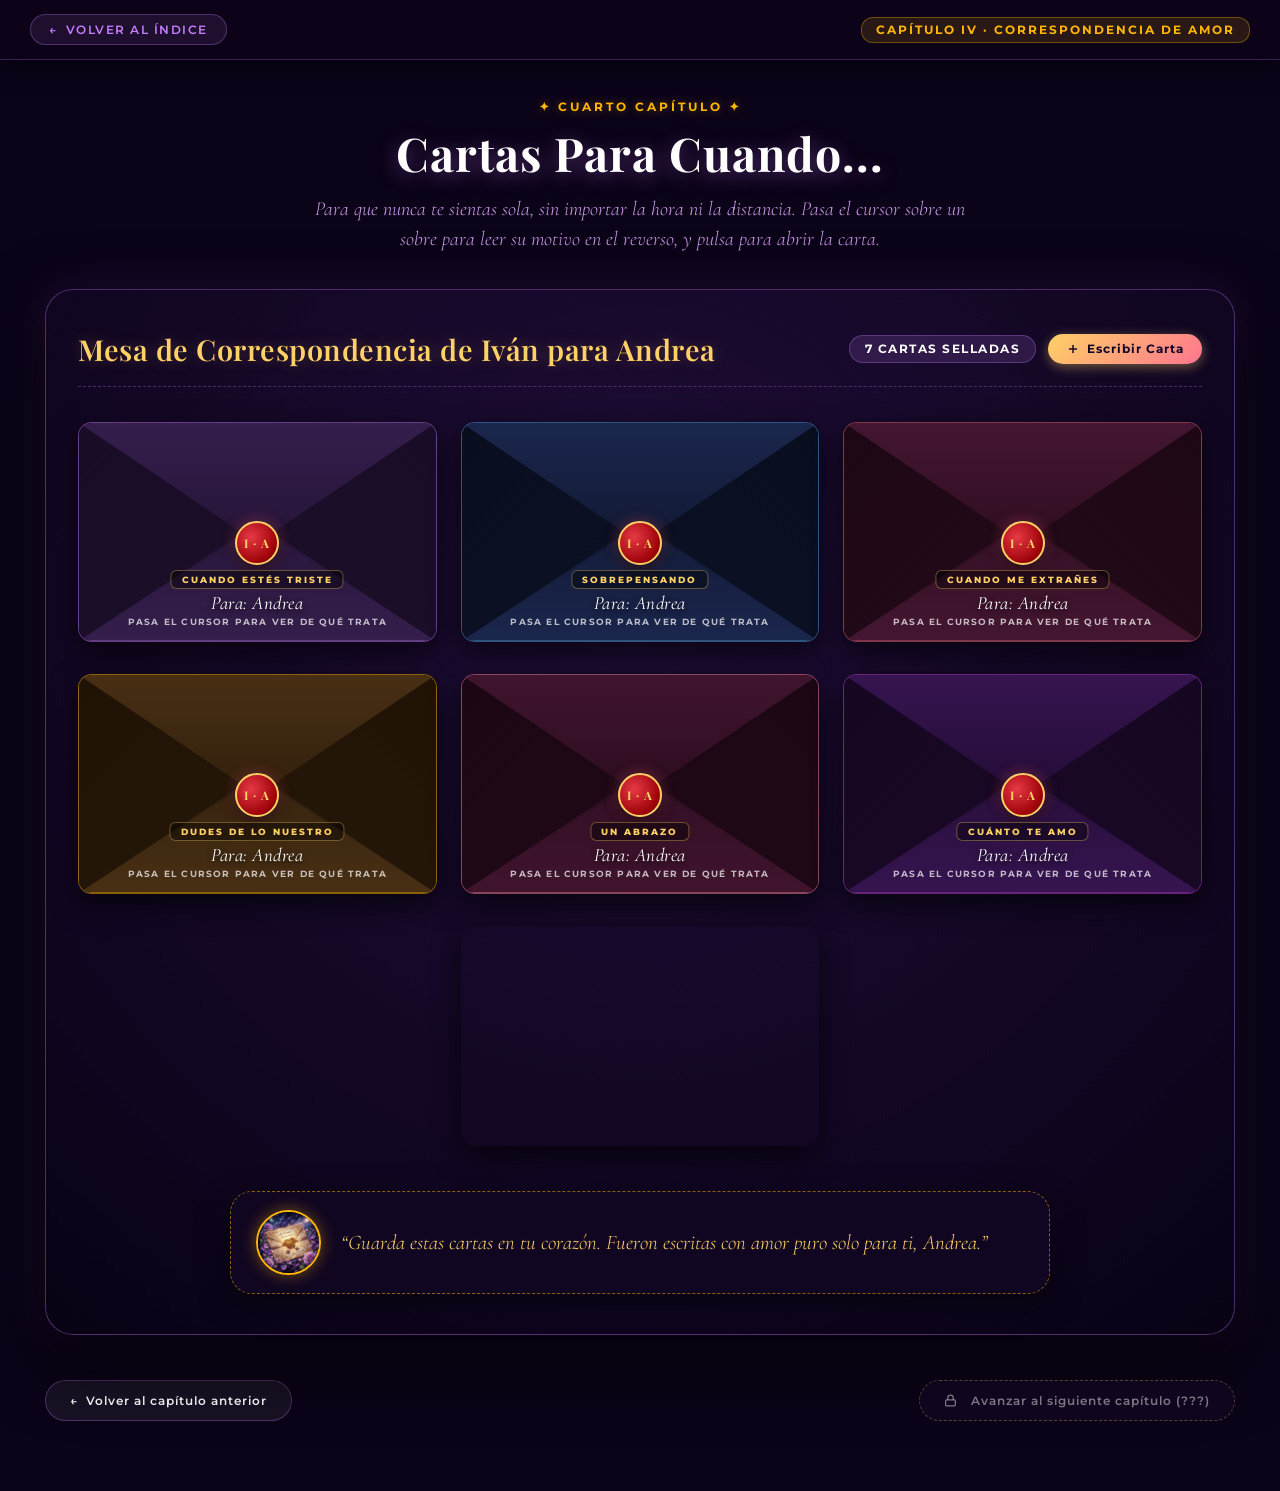
<file: capitulo5.html>
<!DOCTYPE html>
<html lang="es">

<head>
    <meta charset="UTF-8">
    <meta name="viewport" content="width=device-width, initial-scale=1.0">
    <title>Capítulo IV: Cartas Para Cuando... · Andrea & Iván</title>

    <!-- Google Fonts: Caligrafía fina y Serif de máxima legibilidad -->
    <link rel="preconnect" href="https://fonts.googleapis.com">
    <link rel="preconnect" href="https://fonts.gstatic.com" crossorigin>
    <link
        href="https://fonts.googleapis.com/css2?family=Inter:wght@300;400;500;600;700&family=Playfair+Display:ital,wght@0,400;0,600;0,700;1,400;1,600&family=Montserrat:wght@300;400;500;600;700;800&family=Caveat:wght@500;600;700&family=Cormorant+Garamond:ital,wght@0,400;0,600;0,700;1,400;1,600&display=swap"
        rel="stylesheet">

    <link rel="stylesheet" href="styles.css">

    <style>
        /* =========================================================
           CAPÍTULO IV · CARTAS PARA CUANDO... (CORRESPONDENCIA 3D FLIP)
           ========================================================= */
        body {
            background-color: #0b0318 !important;
            min-height: 100vh;
            color: #ffffff;
            font-family: 'Inter', sans-serif;
            margin: 0;
            padding: 0;
            overflow-x: hidden;
            position: relative;
        }

        #hearts-canvas {
            position: fixed;
            top: 0;
            left: 0;
            width: 100vw;
            height: 100vh;
            pointer-events: none;
            z-index: 1;
        }

        /* Barra de Navegación */
        .chapter-navbar {
            position: sticky;
            top: 0;
            z-index: 100;
            background: rgba(13, 4, 25, 0.94);
            backdrop-filter: blur(14px);
            -webkit-backdrop-filter: blur(14px);
            border-bottom: 1px solid rgba(199, 125, 255, 0.25);
            padding: 14px 30px;
            display: flex;
            align-items: center;
            justify-content: space-between;
            box-shadow: 0 4px 25px rgba(0, 0, 0, 0.6);
        }

        .nav-back-btn {
            display: inline-flex;
            align-items: center;
            gap: 8px;
            color: var(--secondary-color);
            font-family: 'Montserrat', sans-serif;
            font-size: 0.76rem;
            font-weight: 600;
            letter-spacing: 1.5px;
            text-decoration: none;
            text-transform: uppercase;
            padding: 7px 18px;
            border-radius: 20px;
            background: rgba(199, 125, 255, 0.1);
            border: 1px solid rgba(199, 125, 255, 0.3);
            transition: all 0.25s ease;
        }

        .nav-back-btn:hover {
            background: rgba(199, 125, 255, 0.25);
            color: #ffffff;
            transform: translateX(-3px);
            box-shadow: 0 0 15px rgba(199, 125, 255, 0.4);
        }

        .nav-chapter-badge {
            font-family: 'Montserrat', sans-serif;
            font-size: 0.72rem;
            font-weight: 700;
            letter-spacing: 2px;
            color: var(--accent);
            text-transform: uppercase;
            background: rgba(255, 183, 3, 0.12);
            border: 1px solid rgba(255, 183, 3, 0.35);
            padding: 5px 14px;
            border-radius: 12px;
        }

        /* Contenedor Principal */
        .envelopes-page-wrapper {
            position: relative;
            z-index: 10;
            max-width: 1240px;
            margin: 35px auto 70px auto;
            padding: 0 25px;
        }

        .envelopes-header-section {
            text-align: center;
            margin-bottom: 35px;
        }

        .envelopes-header-pre {
            font-family: 'Montserrat', sans-serif;
            font-size: 0.75rem;
            font-weight: 700;
            letter-spacing: 3px;
            color: var(--accent);
            text-transform: uppercase;
            display: inline-flex;
            align-items: center;
            gap: 8px;
            margin-bottom: 8px;
            text-shadow: 0 0 10px rgba(255, 183, 3, 0.4);
        }

        .envelopes-header-title {
            font-family: 'Playfair Display', serif;
            font-size: 2.9rem;
            font-weight: 700;
            color: #ffffff;
            letter-spacing: 1px;
            margin: 0 0 10px 0;
            text-shadow: 0 4px 20px rgba(199, 125, 255, 0.4);
        }

        .envelopes-header-sub {
            font-family: 'Cormorant Garamond', serif;
            font-style: italic;
            font-size: 1.25rem;
            color: var(--text-light);
            opacity: 0.92;
            margin: 0 auto;
            max-width: 680px;
            line-height: 1.5;
        }

        /* Escritorio de Correspondencia */
        .desk-container {
            background: radial-gradient(circle at 50% 30%, #1e0d36 0%, #110622 65%, #080214 100%);
            border: 1px solid rgba(199, 125, 255, 0.35);
            border-radius: 28px;
            padding: 40px 32px;
            box-shadow: 0 25px 70px rgba(0, 0, 0, 0.85), 0 0 50px rgba(157, 78, 221, 0.18);
            position: relative;
        }

        .desk-banner {
            display: flex;
            align-items: center;
            justify-content: space-between;
            margin-bottom: 35px;
            padding-bottom: 18px;
            border-bottom: 1px dashed rgba(199, 125, 255, 0.3);
            flex-wrap: wrap;
            gap: 14px;
        }

        .desk-banner-title {
            font-family: 'Playfair Display', serif;
            font-size: 1.8rem;
            font-weight: 600;
            color: #ffd166;
            margin: 0;
            letter-spacing: 0.5px;
            text-shadow: 0 0 15px rgba(255, 209, 102, 0.25);
        }

        .desk-banner-actions {
            display: flex;
            align-items: center;
            gap: 12px;
        }

        .desk-badge-count {
            font-family: 'Montserrat', sans-serif;
            font-size: 0.72rem;
            font-weight: 700;
            letter-spacing: 1.5px;
            color: #ffffff;
            background: rgba(199, 125, 255, 0.15);
            border: 1px solid rgba(199, 125, 255, 0.3);
            padding: 6px 15px;
            border-radius: 20px;
            text-transform: uppercase;
        }

        .desk-write-new-btn {
            font-family: 'Montserrat', sans-serif;
            font-size: 0.72rem;
            font-weight: 700;
            letter-spacing: 1px;
            color: #120524;
            background: linear-gradient(135deg, #ffd166, #ff758f);
            border: none;
            padding: 8px 18px;
            border-radius: 20px;
            cursor: pointer;
            box-shadow: 0 3px 12px rgba(255, 209, 102, 0.4);
            transition: all 0.25s ease;
            display: inline-flex;
            align-items: center;
            gap: 7px;
        }

        .desk-write-new-btn:hover {
            transform: translateY(-2px) scale(1.03);
            box-shadow: 0 5px 18px rgba(255, 117, 143, 0.6);
        }

        /* =========================================================
           SOBRES 3D INTERACTIVOS CON FORMA DE CARTA REAL & FLIP
           ========================================================= */
        .envelopes-grid {
            display: grid;
            grid-template-columns: repeat(auto-fit, minmax(320px, 1fr));
            gap: 32px 24px;
        }

        @media (min-width: 1040px) {
            .envelopes-grid>.envelope-flip-wrap:last-child:nth-child(3n+1) {
                grid-column: 2;
            }
        }

        /* Contenedor del giro 3D */
        .envelope-flip-wrap {
            perspective: 1200px;
            height: 220px;
            cursor: pointer;
            border-radius: 14px;
        }

        .envelope-3d-card {
            width: 100%;
            height: 100%;
            position: relative;
            transform-style: preserve-3d;
            transition: transform 0.55s cubic-bezier(0.2, 0.85, 0.3, 1);
            border-radius: 14px;
            box-shadow: 0 10px 28px rgba(0, 0, 0, 0.65);
        }

        /* Giro 3D al pasar el cursor (Hover) */
        .envelope-flip-wrap:hover .envelope-3d-card,
        .envelope-3d-card.is-flipped {
            transform: rotateY(180deg) translateY(-6px);
            box-shadow: 0 18px 45px rgba(0, 0, 0, 0.85), 0 0 28px var(--env-glow);
        }

        /* Caras Frontal y Posterior */
        .envelope-face {
            position: absolute !important;
            inset: 0 !important;
            width: 100% !important;
            height: 100% !important;
            border-radius: 14px;
            backface-visibility: hidden;
            -webkit-backface-visibility: hidden;
            overflow: hidden;
            box-sizing: border-box;
            border: 1px solid var(--env-border);
        }

        /* =========================================================
           CARA FRONTAL: SOBRE CERRADO REAL (FORMA DE CARTA FÍSICA)
           ========================================================= */
        .envelope-face-front {
            background: var(--env-base);
            transform: rotateY(0deg);
            position: relative;
            z-index: 2;
            box-shadow: inset 0 0 30px rgba(0, 0, 0, 0.5);
        }

        /* Capa de fondo del sobre */
        .env-pocket-base {
            position: absolute;
            inset: 0;
            background: var(--env-base);
            z-index: 1;
        }

        /* Pliegue lateral izquierdo de la carta */
        .env-flap-side-left {
            position: absolute;
            top: 0;
            left: 0;
            width: 100%;
            height: 100%;
            clip-path: polygon(0 0, 48% 50%, 0 100%);
            background: linear-gradient(135deg, var(--env-flap-dark) 0%, rgba(0, 0, 0, 0.18) 100%);
            z-index: 2;
            pointer-events: none;
        }

        /* Pliegue lateral derecho de la carta */
        .env-flap-side-right {
            position: absolute;
            top: 0;
            right: 0;
            width: 100%;
            height: 100%;
            clip-path: polygon(100% 0, 52% 50%, 100% 100%);
            background: linear-gradient(225deg, var(--env-flap-dark) 0%, rgba(0, 0, 0, 0.18) 100%);
            z-index: 2;
            pointer-events: none;
        }

        /* Pliegue inferior del sobre */
        .env-flap-bottom {
            position: absolute;
            bottom: 0;
            left: 0;
            width: 100%;
            height: 100%;
            clip-path: polygon(0 100%, 50% 46%, 100% 100%);
            background: linear-gradient(0deg, var(--env-flap-light) 0%, rgba(0, 0, 0, 0.22) 100%);
            border-bottom: 1px solid var(--env-border);
            z-index: 3;
            pointer-events: none;
        }

        /* Solapa superior triangular que sella la carta hacia abajo */
        .env-flap-top {
            position: absolute;
            top: 0;
            left: 0;
            width: 100%;
            height: 100%;
            clip-path: polygon(0 0, 50% 55%, 100% 0);
            background: linear-gradient(180deg, var(--env-flap-light) 0%, var(--env-flap-dark) 100%);
            filter: drop-shadow(0 4px 8px rgba(0, 0, 0, 0.65));
            z-index: 4;
            pointer-events: none;
        }

        /* Sello de cera en relieve 3D en el centro de la solapa */
        .env-wax-seal {
            position: absolute;
            top: 55%;
            left: 50%;
            transform: translate(-50%, -50%);
            width: 44px;
            height: 44px;
            border-radius: 50%;
            background: radial-gradient(circle at 35% 35%, #e63946, #9d0208 70%, #54091a 100%);
            border: 2px solid #ffd166;
            box-shadow: 0 4px 14px rgba(0, 0, 0, 0.75), 0 0 14px rgba(255, 92, 124, 0.45);
            display: flex;
            align-items: center;
            justify-content: center;
            font-family: 'Playfair Display', serif;
            font-size: 0.74rem;
            font-weight: 700;
            color: #ffd166;
            letter-spacing: 1px;
            z-index: 5;
            transition: transform 0.25s ease;
        }

        .envelope-flip-wrap:hover .env-wax-seal {
            transform: translate(-50%, -50%) scale(1.08);
            box-shadow: 0 6px 18px rgba(0, 0, 0, 0.85), 0 0 18px rgba(255, 209, 102, 0.6);
        }

        /* Inscripción de la carta en el frente */
        .env-front-caption {
            position: absolute;
            bottom: 14px;
            left: 50%;
            transform: translateX(-50%);
            z-index: 6;
            display: flex;
            flex-direction: column;
            align-items: center;
            gap: 3px;
            width: 85%;
            pointer-events: none;
            text-align: center;
        }

        .env-badge-tag {
            font-family: 'Montserrat', sans-serif;
            font-size: 0.58rem;
            font-weight: 800;
            letter-spacing: 2px;
            color: #ffd166;
            text-transform: uppercase;
            background: rgba(0, 0, 0, 0.4);
            padding: 3px 10px;
            border-radius: 6px;
            border: 1px solid rgba(255, 209, 102, 0.35);
        }

        .env-for-recipient {
            font-family: 'Cormorant Garamond', serif;
            font-style: italic;
            font-size: 1.18rem;
            color: #ffffff;
            text-shadow: 0 2px 6px rgba(0, 0, 0, 0.85);
            letter-spacing: 0.5px;
        }

        .env-flip-prompt {
            font-family: 'Montserrat', sans-serif;
            font-size: 0.54rem;
            font-weight: 700;
            letter-spacing: 1.2px;
            color: rgba(255, 255, 255, 0.7);
            text-transform: uppercase;
        }

        /* =========================================================
           CARA POSTERIOR: TÍTULO, MOTIVO & DESCRIPCIÓN (AL VOLTEAR)
           ========================================================= */
        .envelope-face-back {
            background: var(--env-flap-dark);
            transform: rotateY(180deg);
            padding: 16px 20px;
            display: flex;
            flex-direction: column;
            justify-content: space-between;
            align-items: center;
            text-align: center;
            box-sizing: border-box;
            z-index: 2;
        }

        .back-postal-header {
            width: 100%;
            display: flex;
            align-items: center;
            justify-content: space-between;
        }

        .vintage-postage-stamp {
            width: 36px;
            height: 44px;
            background: #fffdf5;
            border: 1.5px dashed rgba(212, 163, 115, 0.75);
            border-radius: 3px;
            display: flex;
            flex-direction: column;
            align-items: center;
            justify-content: center;
            box-shadow: 0 2px 8px rgba(0, 0, 0, 0.4);
            transform: rotate(3deg);
            padding: 2px;
        }

        .stamp-flower-icon {
            color: #7f4f24;
            display: flex;
            align-items: center;
            justify-content: center;
        }

        .stamp-date-text {
            font-family: 'Montserrat', sans-serif;
            font-size: 0.48rem;
            font-weight: 800;
            color: #7f4f24;
            letter-spacing: 0.5px;
        }

        .postmark-lines-circle {
            width: 36px;
            height: 36px;
            border: 1px dashed rgba(255, 255, 255, 0.4);
            border-radius: 50%;
            display: flex;
            flex-direction: column;
            align-items: center;
            justify-content: center;
            transform: rotate(-12deg);
            pointer-events: none;
        }

        .postmark-lines-circle span {
            font-family: 'Montserrat', sans-serif;
            font-size: 0.38rem;
            font-weight: 700;
            color: rgba(255, 255, 255, 0.7);
            letter-spacing: 0.5px;
            line-height: 1.1;
        }

        .back-occasion-badge {
            font-family: 'Montserrat', sans-serif;
            font-size: 0.58rem;
            font-weight: 800;
            letter-spacing: 1.5px;
            color: #ffd166;
            background: rgba(255, 255, 255, 0.08);
            border: 1px solid rgba(255, 209, 102, 0.35);
            padding: 3px 9px;
            border-radius: 6px;
            text-transform: uppercase;
        }

        .back-content-center {
            margin: 6px 0;
            width: 100%;
        }

        .back-card-title {
            font-family: 'Playfair Display', serif;
            font-size: 1.25rem;
            font-weight: 700;
            color: #ffffff;
            line-height: 1.25;
            margin: 0 0 6px 0;
            text-shadow: 0 2px 8px rgba(0, 0, 0, 0.6);
        }

        .back-card-quote {
            font-family: 'Cormorant Garamond', serif;
            font-style: italic;
            font-size: 0.98rem;
            line-height: 1.35;
            color: rgba(255, 255, 255, 0.92);
            margin: 0;
            padding: 0 4px;
            display: -webkit-box;
            -webkit-line-clamp: 2;
            -webkit-box-orient: vertical;
            overflow: hidden;
            text-shadow: 0 1px 6px rgba(0, 0, 0, 0.6);
        }

        .back-open-btn {
            background: linear-gradient(135deg, #ffd166, #ff758f);
            border: none;
            color: #1a052e;
            font-family: 'Montserrat', sans-serif;
            font-size: 0.72rem;
            font-weight: 800;
            letter-spacing: 1.2px;
            padding: 7px 20px;
            border-radius: 20px;
            cursor: pointer;
            box-shadow: 0 4px 14px rgba(255, 209, 102, 0.4);
            display: inline-flex;
            align-items: center;
            gap: 6px;
            transition: all 0.2s ease;
        }

        .back-open-btn:hover {
            transform: scale(1.05);
            box-shadow: 0 6px 20px rgba(255, 117, 143, 0.6);
        }

        /* PALETAS DE COLOR DE LOS SOBRES (CON TONOS PROFUNDOS & FORROS DECORATIVOS) */
        .theme-lavender {
            --env-base: #241434;
            --env-flap-dark: #190c26;
            --env-flap-light: #341e4c;
            --env-border: rgba(199, 125, 255, 0.4);
            --env-glow: rgba(199, 125, 255, 0.45);
            --env-accent: #c77dff;
        }

        .theme-midnight {
            --env-base: #0f162e;
            --env-flap-dark: #090e1f;
            --env-flap-light: #1b264d;
            --env-border: rgba(100, 180, 255, 0.4);
            --env-glow: rgba(100, 180, 255, 0.45);
            --env-accent: #70b8ff;
        }

        .theme-burgundy {
            --env-base: #2d0e20;
            --env-flap-dark: #1e0714;
            --env-flap-light: #441631;
            --env-border: rgba(255, 117, 143, 0.4);
            --env-glow: rgba(255, 117, 143, 0.45);
            --env-accent: #ff758f;
        }

        .theme-amber {
            --env-base: #301f0d;
            --env-flap-dark: #201306;
            --env-flap-light: #482f14;
            --env-border: rgba(255, 183, 3, 0.45);
            --env-glow: rgba(255, 183, 3, 0.5);
            --env-accent: #ffd166;
        }

        .theme-violet {
            --env-base: #220d32;
            --env-flap-dark: #150621;
            --env-flap-light: #361450;
            --env-border: rgba(217, 70, 239, 0.4);
            --env-glow: rgba(217, 70, 239, 0.45);
            --env-accent: #e879f9;
        }

        .theme-crimson {
            --env-base: #330818;
            --env-flap-dark: #20030d;
            --env-flap-light: #4d0d25;
            --env-border: rgba(244, 63, 94, 0.45);
            --env-glow: rgba(244, 63, 94, 0.5);
            --env-accent: #fb7185;
        }

        .theme-rose {
            --env-base: #2b0c1e;
            --env-flap-dark: #1b0713;
            --env-flap-light: #40142e;
            --env-border: rgba(255, 143, 171, 0.45);
            --env-glow: rgba(255, 143, 171, 0.5);
            --env-accent: #ff8fab;
        }

        .theme-indigo {
            --env-base: #0f1335;
            --env-flap-dark: #080a22;
            --env-flap-light: #181e52;
            --env-border: rgba(129, 140, 248, 0.45);
            --env-glow: rgba(129, 140, 248, 0.5);
            --env-accent: #818cf8;
        }

        /* =========================================================
           ESCENARIO DE APERTURA CINEMATOGRÁFICA (SIN LAG, 60 FPS)
           ========================================================= */
        /* =========================================================
           ESCENARIO DE APERTURA CINEMATOGRÁFICA (SIN LAG, 60-120 FPS)
           ========================================================= */
        #letter-reader-modal {
            position: fixed;
            top: 0;
            left: 0;
            width: 100vw;
            height: 100vh;
            background: radial-gradient(circle at center, #140723 0%, #05010b 100%);
            z-index: 2000;
            display: none;
            align-items: center;
            justify-content: center;
            padding: 16px;
            box-sizing: border-box;
            opacity: 0;
            transition: opacity 0.3s ease-out;
            perspective: 1400px;
        }

        #letter-reader-modal.active {
            display: flex;
            opacity: 1;
        }

        .cinematic-stage {
            position: relative;
            width: 100%;
            max-width: 720px;
            height: 92vh;
            display: flex;
            align-items: center;
            justify-content: center;
            transform-style: preserve-3d;
        }

        /* Sobre 3D en el centro del escenario */
        .stage-envelope-box {
            position: absolute;
            width: 480px;
            max-width: 90vw;
            height: 290px;
            border-radius: 18px;
            background: var(--env-base, #241434);
            box-shadow: 0 20px 50px rgba(0, 0, 0, 0.9), 0 0 30px var(--env-glow, rgba(199, 125, 255, 0.2));
            transform-style: preserve-3d;
            perspective: 1000px;
            z-index: 10;
            opacity: 0;
            transform: translate3d(0, 30px, 0) scale(0.88);
            transition: transform 0.45s cubic-bezier(0.2, 0.8, 0.3, 1), opacity 0.35s ease;
            pointer-events: none;
        }

        /* Cuando entra el sobre al centro */
        .cinematic-stage.envelope-in .stage-envelope-box {
            opacity: 1;
            transform: translate3d(0, 0, 0) scale(1);
        }

        /* Pared de fondo interior del sobre */
        .stage-env-back-wall {
            position: absolute;
            inset: 0;
            border-radius: 18px;
            background: linear-gradient(180deg, var(--env-flap-dark, #190c26) 0%, rgba(10, 3, 18, 0.95) 100%);
            border: 1px solid rgba(255, 255, 255, 0.12);
            z-index: 1;
        }

        /* Solapa triangular superior (se abre hacia arriba en 3D) */
        .stage-env-flap-top {
            position: absolute;
            top: 0;
            left: 0;
            width: 100%;
            height: 165px;
            clip-path: polygon(0 0, 50% 100%, 100% 0);
            background: linear-gradient(180deg, var(--env-flap-light, #341e4c) 0%, var(--env-flap-dark, #190c26) 100%);
            transform-origin: top center;
            transform: rotateX(0deg);
            transition: transform 0.5s cubic-bezier(0.2, 0.8, 0.3, 1), z-index 0.2s ease;
            z-index: 30;
            filter: drop-shadow(0 6px 12px rgba(0, 0, 0, 0.75));
        }

        /* Sello de cera en la punta de la solapa */
        .stage-wax-seal {
            position: absolute;
            bottom: 10px;
            left: 50%;
            transform: translateX(-50%) scale(1);
            width: 44px;
            height: 44px;
            border-radius: 50%;
            background: radial-gradient(circle at 35% 35%, #e63946, #9d0208 70%, #54091a 100%);
            border: 2px solid #ffd166;
            box-shadow: 0 4px 14px rgba(0, 0, 0, 0.8), 0 0 12px rgba(255, 209, 102, 0.5);
            display: flex;
            align-items: center;
            justify-content: center;
            font-family: 'Playfair Display', serif;
            font-size: 0.76rem;
            font-weight: 700;
            color: #ffd166;
            letter-spacing: 1px;
            transition: transform 0.35s ease, opacity 0.3s ease;
        }

        /* Bolsillo frontal del sobre (triángulos laterales e inferior) */
        .stage-env-pocket-front {
            position: absolute;
            inset: 0;
            border-radius: 18px;
            overflow: hidden;
            z-index: 20;
            pointer-events: none;
        }

        .stage-pocket-fold-left {
            position: absolute;
            top: 0;
            left: 0;
            width: 100%;
            height: 100%;
            clip-path: polygon(0 0, 48% 50%, 0 100%);
            background: linear-gradient(135deg, var(--env-flap-dark, #190c26) 0%, rgba(0, 0, 0, 0.3) 100%);
        }

        .stage-pocket-fold-right {
            position: absolute;
            top: 0;
            right: 0;
            width: 100%;
            height: 100%;
            clip-path: polygon(100% 0, 52% 50%, 100% 100%);
            background: linear-gradient(225deg, var(--env-flap-dark, #190c26) 0%, rgba(0, 0, 0, 0.3) 100%);
        }

        .stage-pocket-fold-bottom {
            position: absolute;
            bottom: 0;
            left: 0;
            width: 100%;
            height: 100%;
            clip-path: polygon(0 100%, 50% 46%, 100% 100%);
            background: linear-gradient(0deg, var(--env-flap-light, #341e4c) 0%, rgba(0, 0, 0, 0.25) 100%);
            border-bottom: 1px solid var(--env-border, rgba(199, 125, 255, 0.4));
        }

        .stage-env-front-label {
            position: absolute;
            bottom: 18px;
            left: 50%;
            transform: translateX(-50%);
            display: flex;
            flex-direction: column;
            align-items: center;
            gap: 4px;
            z-index: 22;
            transition: opacity 0.3s ease;
        }

        .stage-badge-tag {
            font-family: 'Montserrat', sans-serif;
            font-size: 0.58rem;
            font-weight: 800;
            letter-spacing: 2px;
            color: #ffd166;
            background: rgba(0, 0, 0, 0.45);
            padding: 3px 10px;
            border-radius: 6px;
            border: 1px solid rgba(255, 209, 102, 0.35);
        }

        .stage-for-recipient {
            font-family: 'Cormorant Garamond', serif;
            font-style: italic;
            font-size: 1.22rem;
            color: #ffffff;
            text-shadow: 0 2px 6px rgba(0, 0, 0, 0.9);
        }

        /* ETAPA 2: Solapa se abre en 3D */
        .cinematic-stage.flap-open .stage-env-flap-top {
            transform: rotateX(180deg);
            z-index: 2;
            /* se oculta detrás de la hoja */
        }

        .cinematic-stage.flap-open .stage-wax-seal {
            transform: translateX(-50%) scale(0);
            opacity: 0;
        }

        /* =========================================================
           HOJA INTERNA QUE EMERGE DEL SOBRE (SLIP PAPER)
           ========================================================= */
        .stage-letter-slip {
            position: absolute;
            top: 20px;
            left: 24px;
            right: 24px;
            height: 250px;
            background: linear-gradient(to bottom, #fcf9f2 0%, #f6f0e2 100%);
            border-radius: 12px;
            border: 1px solid #dfd3bd;
            box-shadow: 0 4px 15px rgba(0, 0, 0, 0.45);
            z-index: 5;
            /* Dentro del sobre: entre fondo (z:1) y bolsillo frontal (z:20) */
            transform: translate3d(0, 45px, 0);
            transition: transform 0.55s cubic-bezier(0.18, 0.9, 0.3, 1), opacity 0.3s ease;
            display: flex;
            flex-direction: column;
            padding: 22px 26px;
            box-sizing: border-box;
            pointer-events: none;
            opacity: 0;
        }

        /* Al abrir la solapa, se asoma la hoja dentro */
        .cinematic-stage.flap-open .stage-letter-slip {
            opacity: 1;
            transform: translate3d(0, 20px, 0);
        }

        /* La hoja sale físicamente deslizándose hacia arriba del sobre */
        .cinematic-stage.sheet-emerged .stage-letter-slip {
            transform: translate3d(0, -210px, 0);
            box-shadow: 0 16px 40px rgba(0, 0, 0, 0.65);
        }

        /* Al entrar en lectura completa, el slip se desvanece suavemente */
        .cinematic-stage.sheet-reading .stage-letter-slip {
            opacity: 0;
            transform: translate3d(0, -210px, 0);
        }

        .slip-header-decor {
            display: flex;
            align-items: center;
            justify-content: space-between;
            margin-bottom: 12px;
            padding-bottom: 8px;
            border-bottom: 1px dashed rgba(0, 0, 0, 0.15);
        }

        .slip-monogram {
            font-family: 'Playfair Display', serif;
            font-size: 0.72rem;
            font-weight: 700;
            color: #7209b7;
            letter-spacing: 1px;
            text-transform: uppercase;
        }

        .slip-date {
            font-family: 'Montserrat', sans-serif;
            font-size: 0.62rem;
            font-weight: 600;
            color: #888;
        }

        .slip-title-preview {
            font-family: 'Playfair Display', serif;
            font-size: 1.25rem;
            font-weight: 700;
            color: #240b38;
            margin: 0 0 12px 0;
        }

        .slip-lines-preview {
            display: flex;
            flex-direction: column;
            gap: 6px;
        }

        .slip-lines-preview span {
            display: block;
            height: 4px;
            background: rgba(114, 9, 183, 0.12);
            border-radius: 2px;
            width: 100%;
        }

        .slip-lines-preview span:nth-child(2) {
            width: 85%;
        }

        .slip-lines-preview span:nth-child(3) {
            width: 65%;
        }

        /* =========================================================
           HOJA DE CARTA INTERACTIVA DE LECTURA (CERO LAG, 60-120 FPS)
           ========================================================= */
        .stationery-letter-sheet {
            position: relative;
            width: 100%;
            max-width: 680px;
            height: 86vh;
            max-height: 86vh;
            background: linear-gradient(to bottom, #fcf9f2 0%, #f6f0e2 100%);
            color: #1e0e2e;
            border-radius: 20px;
            border: 1px solid #dfd3bd;
            box-shadow: 0 18px 50px rgba(0, 0, 0, 0.8), 0 0 30px rgba(255, 209, 102, 0.2);
            display: flex;
            flex-direction: column;
            box-sizing: border-box;
            padding: 30px 40px;
            z-index: 50;
            opacity: 0;
            transform: scale(0.92) translate3d(0, 20px, 0);
            pointer-events: none;
            transition: opacity 0.35s ease, transform 0.4s cubic-bezier(0.16, 1, 0.3, 1);
            overflow: hidden;
        }

        /* Cuando está activa la lectura: se despliega con 100% de fluidez */
        .cinematic-stage.sheet-reading .stationery-letter-sheet {
            opacity: 1;
            transform: scale(1) translate3d(0, 0, 0);
            pointer-events: auto;
        }

        /* Al estar en modo lectura, el sobre del fondo se desvanece suavemente */
        .cinematic-stage.sheet-reading .stage-envelope-box {
            opacity: 0.12;
            transform: translate3d(0, 80px, 0) scale(0.85);
            pointer-events: none;
        }

        /* Contenedor de scroll interno independiente (Cero lag garantizado) */
        .stationery-scroll-area {
            flex: 1;
            overflow-y: auto;
            -webkit-overflow-scrolling: touch;
            overscroll-behavior: contain;
            padding-right: 8px;
        }

        /* Scrollbar fina y estética */
        .stationery-scroll-area::-webkit-scrollbar {
            width: 5px;
        }

        .stationery-scroll-area::-webkit-scrollbar-track {
            background: rgba(0, 0, 0, 0.04);
            border-radius: 4px;
        }

        .stationery-scroll-area::-webkit-scrollbar-thumb {
            background: rgba(114, 9, 183, 0.35);
            border-radius: 4px;
        }

        .stationery-scroll-area::-webkit-scrollbar-thumb:hover {
            background: #7209b7;
        }

        /* Borde lateral sutil de papel */
        .stationery-letter-sheet::before {
            content: '';
            position: absolute;
            top: 25px;
            bottom: 25px;
            left: 32px;
            width: 1px;
            background: rgba(212, 163, 115, 0.4);
            pointer-events: none;
        }

        .letter-modal-close-btn {
            position: absolute;
            top: 16px;
            right: 18px;
            width: 36px;
            height: 36px;
            border-radius: 50%;
            background: rgba(0, 0, 0, 0.05);
            border: 1px solid rgba(0, 0, 0, 0.12);
            color: #2b0b42;
            font-size: 1.1rem;
            display: flex;
            align-items: center;
            justify-content: center;
            cursor: pointer;
            transition: all 0.2s ease;
            z-index: 10;
        }

        .letter-modal-close-btn:hover {
            background: #ff4d6d;
            color: #ffffff;
            border-color: #ff4d6d;
            transform: rotate(90deg) scale(1.05);
        }

        .stationery-top-bar {
            display: flex;
            align-items: center;
            justify-content: space-between;
            margin-bottom: 20px;
            padding-bottom: 12px;
            border-bottom: 1px dashed rgba(0, 0, 0, 0.12);
        }

        .stationery-monogram {
            font-family: 'Playfair Display', serif;
            font-size: 0.82rem;
            font-weight: 700;
            color: #7209b7;
            letter-spacing: 2px;
            text-transform: uppercase;
        }

        .stationery-date-seal {
            font-family: 'Montserrat', sans-serif;
            font-size: 0.68rem;
            font-weight: 600;
            color: #777;
            letter-spacing: 1px;
        }

        .stationery-main-title {
            font-family: 'Playfair Display', serif;
            font-size: 1.9rem;
            font-weight: 700;
            color: #1b0a2a;
            margin: 0 0 16px 0;
            line-height: 1.25;
        }

        /* Selector de Tipo de Letra (Caligrafía vs Imprenta Elegante) */
        .font-switch-wrapper {
            display: flex;
            align-items: center;
            justify-content: flex-end;
            gap: 8px;
            margin-bottom: 15px;
        }

        .font-switch-btn {
            background: rgba(114, 9, 183, 0.08);
            border: 1px solid rgba(114, 9, 183, 0.2);
            border-radius: 12px;
            padding: 4px 10px;
            font-family: 'Montserrat', sans-serif;
            font-size: 0.65rem;
            font-weight: 700;
            color: #7209b7;
            cursor: pointer;
            transition: all 0.2s ease;
        }

        .font-switch-btn.active {
            background: #7209b7;
            color: #ffffff;
        }

        /* CUERPO DE LA CARTA (LEGIBILIDAD ÓPTIMA) */
        .stationery-body-text {
            font-size: 1.55rem;
            line-height: 1.7;
            color: #240b38;
            margin-bottom: 26px;
            white-space: pre-line;
            transition: all 0.2s ease;
        }

        /* Modo Caligrafía */
        .stationery-body-text.style-cursive {
            font-family: 'Caveat', cursive;
            font-size: 1.6rem;
            line-height: 1.65;
        }

        /* Modo Imprenta Serif Elegante */
        .stationery-body-text.style-serif {
            font-family: 'Cormorant Garamond', serif;
            font-size: 1.35rem;
            line-height: 1.8;
            letter-spacing: 0.3px;
        }

        .stationery-footer-sign {
            display: flex;
            align-items: center;
            justify-content: space-between;
            padding-top: 18px;
            border-top: 1px dashed rgba(0, 0, 0, 0.15);
            margin-top: 20px;
        }

        .sign-author-name {
            font-family: 'Playfair Display', serif;
            font-size: 1.45rem;
            font-weight: 700;
            font-style: italic;
            color: #7209b7;
            display: block;
        }

        .letter-final-seal {
            width: 46px;
            height: 46px;
            border-radius: 50%;
            background: radial-gradient(circle at 35% 35%, #e63946, #9d0208 75%, #590d22 100%);
            border: 2px solid #ffd166;
            display: flex;
            align-items: center;
            justify-content: center;
            font-family: 'Playfair Display', serif;
            font-weight: 700;
            font-size: 0.85rem;
            color: #ffd166;
            letter-spacing: 1px;
            box-shadow: 0 4px 12px rgba(157, 2, 8, 0.4);
            flex-shrink: 0;
        }

        .letter-finish-row {
            display: flex;
            justify-content: center;
            margin-top: 24px;
        }

        .save-letter-btn {
            font-family: 'Montserrat', sans-serif;
            font-size: 0.76rem;
            font-weight: 700;
            letter-spacing: 1px;
            color: #ffffff;
            background: linear-gradient(135deg, #7209b7, #b5179e);
            border: 1px solid #ffd166;
            padding: 9px 24px;
            border-radius: 25px;
            cursor: pointer;
            box-shadow: 0 3px 12px rgba(114, 9, 183, 0.35);
            transition: all 0.25s ease;
            display: inline-flex;
            align-items: center;
            gap: 8px;
        }

        .save-letter-btn:hover {
            transform: translateY(-2px) scale(1.03);
            box-shadow: 0 5px 18px rgba(255, 209, 102, 0.5);
        }

        /* =========================================================
           NUTRIA COMPAÑERA & NAVEGACIÓN INFERIOR
           ========================================================= */
        .envelopes-otter-box {
            margin-top: 45px;
            display: flex;
            align-items: center;
            gap: 20px;
            background: rgba(18, 7, 34, 0.92);
            border: 1px dashed rgba(255, 183, 3, 0.5);
            border-radius: 22px;
            padding: 18px 25px;
            max-width: 820px;
            margin-left: auto;
            margin-right: auto;
            box-shadow: 0 8px 30px rgba(0, 0, 0, 0.5);
        }

        .envelopes-otter-avatar {
            width: 65px;
            height: 65px;
            border-radius: 50%;
            object-fit: cover;
            border: 2px solid var(--accent);
            box-shadow: 0 0 16px rgba(255, 183, 3, 0.4);
            flex-shrink: 0;
        }

        .envelopes-otter-msg {
            font-family: 'Cormorant Garamond', serif;
            font-style: italic;
            font-size: 1.3rem;
            color: #ffd166;
            line-height: 1.4;
            margin: 0;
        }

        /* Navegación Inferior entre Capítulos */
        .envelopes-bottom-navigation {
            margin-top: 45px;
            display: flex;
            align-items: center;
            justify-content: space-between;
            gap: 16px;
        }

        .nav-btn-action {
            font-family: 'Montserrat', sans-serif;
            font-size: 0.78rem;
            font-weight: 600;
            letter-spacing: 1px;
            color: #ffffff;
            text-decoration: none;
            padding: 12px 24px;
            border-radius: 25px;
            background: rgba(255, 255, 255, 0.06);
            border: 1px solid rgba(199, 125, 255, 0.3);
            transition: all 0.25s ease;
            display: inline-flex;
            align-items: center;
            gap: 8px;
        }

        .nav-btn-action:hover {
            background: linear-gradient(135deg, rgba(199, 125, 255, 0.3), rgba(255, 183, 3, 0.3));
            border-color: var(--accent);
            transform: translateY(-2px);
            box-shadow: 0 6px 20px rgba(0, 0, 0, 0.4);
        }

        .nav-btn-action.next-chapter {
            background: linear-gradient(135deg, #9d4edd, #ff758f);
            border-color: transparent;
        }

        .nav-btn-action.next-chapter:hover {
            box-shadow: 0 0 20px rgba(255, 117, 143, 0.5);
            transform: translateY(-2px);
        }

        .hidden {
            display: none !important;
        }

        /* Modal para Escribir Nueva Carta */
        .new-letter-modal {
            position: fixed;
            top: 0;
            left: 0;
            width: 100vw;
            height: 100vh;
            background: rgba(10, 2, 20, 0.9);
            backdrop-filter: blur(10px);
            -webkit-backdrop-filter: blur(10px);
            z-index: 3000;
            display: none;
            align-items: center;
            justify-content: center;
            padding: 20px;
            box-sizing: border-box;
        }

        .new-letter-modal.active {
            display: flex;
        }

        .new-letter-box {
            background: linear-gradient(145deg, #220c38, #130622);
            border: 1px solid #ffd166;
            border-radius: 24px;
            max-width: 580px;
            width: 100%;
            padding: 30px;
            box-shadow: 0 20px 60px rgba(0, 0, 0, 0.8), 0 0 30px rgba(255, 209, 102, 0.3);
            position: relative;
        }

        .new-letter-box h3 {
            font-family: 'Playfair Display', serif;
            font-size: 1.8rem;
            color: #ffd166;
            margin: 0 0 15px 0;
        }

        .new-letter-input,
        .new-letter-textarea {
            width: 100%;
            box-sizing: border-box;
            background: rgba(255, 255, 255, 0.06);
            border: 1px solid rgba(199, 125, 255, 0.35);
            border-radius: 12px;
            padding: 12px 16px;
            color: #ffffff;
            font-family: 'Inter', sans-serif;
            font-size: 0.9rem;
            margin-bottom: 14px;
            outline: none;
        }

        .new-letter-input:focus,
        .new-letter-textarea:focus {
            border-color: #ffd166;
            box-shadow: 0 0 15px rgba(255, 209, 102, 0.3);
        }

        .new-letter-textarea {
            min-height: 140px;
            resize: vertical;
        }

        .new-letter-actions {
            display: flex;
            justify-content: flex-end;
            gap: 12px;
            margin-top: 10px;
        }

        /* Responsividad */
        @media screen and (max-width: 768px) {
            .desk-container {
                padding: 24px 14px;
            }

            .envelopes-grid {
                grid-template-columns: 1fr;
            }

            .stage-envelope-box {
                width: 340px;
                height: 220px;
            }

            .stage-env-flap-top {
                height: 120px;
            }

            .stationery-letter-sheet {
                width: 320px;
                height: 210px;
                padding: 20px 18px;
            }

            .cinematic-stage.sheet-emerged .stationery-letter-sheet {
                transform: translate3d(0, -120px, 0) scale(0.92);
            }

            .cinematic-stage.sheet-reading .stationery-letter-sheet {
                width: 100%;
                max-width: 96vw;
                height: 88vh;
                max-height: 88vh;
                padding: 24px 18px 18px 18px;
            }

            .stationery-main-title {
                font-size: 1.45rem;
            }

            .stationery-body-text {
                font-size: 1.25rem;
            }

            .stationery-letter-sheet::before {
                left: 10px;
            }

            .envelopes-bottom-navigation {
                flex-direction: column;
            }

            .nav-btn-action {
                width: 100%;
                justify-content: center;
            }

            .envelopes-otter-box {
                flex-direction: column;
                text-align: center;
            }
        }
    </style>
</head>

<body>

    <!-- Fondo de Estrellas y Canvas de Corazones -->
    <div class="stars"></div>
    <div class="twinkling"></div>
    <canvas id="hearts-canvas"></canvas>

    <!-- Barra de Navegación -->
    <nav class="chapter-navbar">
        <a href="index.html" class="nav-back-btn">
            <span>←</span> Volver al Índice
        </a>
        <span class="nav-chapter-badge">Capítulo IV · Correspondencia de Amor</span>
    </nav>

    <!-- Contenedor Principal -->
    <main class="envelopes-page-wrapper">

        <!-- Cabecera -->
        <header class="envelopes-header-section">
            <span class="envelopes-header-pre">✦ CUARTO CAPÍTULO ✦</span>
            <h1 class="envelopes-header-title">Cartas Para Cuando...</h1>
            <p class="envelopes-header-sub">
                Para que nunca te sientas sola, sin importar la hora ni la distancia. Pasa el cursor sobre un sobre para
                leer su motivo en el reverso, y pulsa para abrir la carta.
            </p>
        </header>

        <!-- Mesa de Sobres 3D -->
        <div class="desk-container">

            <div class="desk-banner">
                <h2 class="desk-banner-title">Mesa de Correspondencia de Iván para Andrea</h2>
                <div class="desk-banner-actions">
                    <span class="desk-badge-count" id="letters-count-pill">7 Cartas Selladas</span>
                    <button class="desk-write-new-btn" onclick="openNewLetterModal()">
                        <svg viewBox="0 0 24 24" width="14" height="14" fill="none" stroke="currentColor"
                            stroke-width="2.5">
                            <line x1="12" y1="5" x2="12" y2="19"></line>
                            <line x1="5" y1="12" x2="19" y2="12"></line>
                        </svg>
                        <span>Escribir Carta</span>
                    </button>
                </div>
            </div>

            <!-- Cuadrícula de Sobres con Giro 3D (Flip Card) -->
            <div class="envelopes-grid" id="envelopes-collection-grid">
                <!-- Se inyectan dinámicamente mediante JS -->
            </div>

            <!-- Nutria Acompañante -->
            <div class="envelopes-otter-box">
                <img src="assets/love_letter.jpg" alt="Nutria con carta" class="envelopes-otter-avatar">
                <p class="envelopes-otter-msg">
                    “Guarda estas cartas en tu corazón. Fueron escritas con amor puro solo para ti, Andrea.”
                </p>
            </div>

        </div>

        <!-- Navegación Inferior entre Capítulos -->
        <div class="envelopes-bottom-navigation">
            <a href="capitulo3.html" class="nav-btn-action">
                <span>←</span> Volver al capítulo anterior
            </a>
            <a href="capitulo6.html" class="nav-btn-action next-chapter">
                <span>Avanzar al siguiente capítulo</span> <span>→</span>
            </a>
        </div>

    </main>

    <!-- =========================================================
         MODAL DE APERTURA CINEMATOGRÁFICA DE CARTA (60FPS SIN LAG)
         ========================================================= -->
    <div id="letter-reader-modal" onclick="handleReaderBackdropClick(event)">

        <div class="cinematic-stage" id="cinematic-stage" onclick="event.stopPropagation()">

            <!-- Sobre 3D en el centro del escenario que aparece y se abre -->
            <div class="stage-envelope-box" id="stage-envelope-box">
                <!-- Fondo interior del sobre -->
                <div class="stage-env-back-wall"></div>

                <!-- Hoja que está adentro y sale deslizándose físicamente hacia arriba -->
                <div class="stage-letter-slip" id="stage-letter-slip">
                    <div class="slip-header-decor">
                        <span class="slip-monogram" id="slip-category-tag">CARTA PARA ANDREA</span>
                        <span class="slip-date">26 DE FEBRERO</span>
                    </div>
                    <h4 class="slip-title-preview" id="slip-title-preview">Título</h4>
                    <div class="slip-lines-preview">
                        <span></span><span></span><span></span>
                    </div>
                </div>

                <!-- Bolsillo frontal con pliegues triangulares -->
                <div class="stage-env-pocket-front">
                    <div class="stage-pocket-fold-left"></div>
                    <div class="stage-pocket-fold-right"></div>
                    <div class="stage-pocket-fold-bottom"></div>
                    <div class="stage-env-front-label">
                        <span class="stage-badge-tag" id="stage-badge-tag">CARTA</span>
                        <span class="stage-for-recipient">Para: Andrea</span>
                    </div>
                </div>

                <!-- Solapa superior triangular que se abre hacia arriba en 3D -->
                <div class="stage-env-flap-top" id="stage-env-flap-top">
                    <div class="stage-wax-seal" id="stage-wax-seal">I · A</div>
                </div>
            </div>

            <!-- Hoja de Carta Realista (Sale del sobre deslizándose hacia arriba) -->
            <div class="stationery-letter-sheet" id="stationery-letter-sheet">
                <button class="letter-modal-close-btn" onclick="closeLetterReader()"
                    title="Guardar carta en el sobre">✕</button>

                <div class="stationery-top-bar">
                    <span class="stationery-monogram" id="stationery-category-tag">CARTA PARA ANDREA</span>
                    <span class="stationery-date-seal">26 DE FEBRERO · POR SIEMPRE</span>
                </div>

                <!-- Área scrolleable interna de alto rendimiento (0 lag garantizado) -->
                <div class="stationery-scroll-area" id="stationery-scroll-area">
                    <h2 class="stationery-main-title" id="stationery-title-text">Título de la Carta</h2>

                    <!-- Selector de Tipografía (Caligrafía vs Imprenta Elegante) -->
                    <div class="font-switch-wrapper">
                        <span
                            style="font-size: 0.65rem; color: #888; font-family: 'Montserrat', sans-serif; font-weight: 600;">TIPOGRAFÍA:</span>
                        <button class="font-switch-btn active" id="btn-font-cursive"
                            onclick="setLetterFontStyle('cursive')">Manuscrita</button>
                        <button class="font-switch-btn" id="btn-font-serif"
                            onclick="setLetterFontStyle('serif')">Imprenta</button>
                    </div>

                    <!-- Contenido de la carta -->
                    <div class="stationery-body-text style-cursive" id="stationery-body-content">
                        Cargando contenido de la carta...
                    </div>

                    <!-- Pie de carta con firma y sello -->
                    <div class="stationery-footer-sign">
                        <div>
                            <span
                                style="font-family: 'Montserrat', sans-serif; font-size: 0.65rem; color: #777; text-transform: uppercase; letter-spacing: 1.5px; display: block; margin-bottom: 2px;">Con
                                amor sincero:</span>
                            <span class="sign-author-name">Iván</span>
                        </div>
                        <div class="letter-final-seal">I · A</div>
                    </div>

                    <div class="letter-finish-row">
                        <button class="save-letter-btn" onclick="closeLetterReader()">
                            <span>Guardar Carta en el Sobre</span>
                        </button>
                    </div>
                </div>
            </div>

        </div>

    </div>

    <!-- Modal para Escribir Nueva Carta -->
    <div class="new-letter-modal" id="new-letter-modal" onclick="handleNewLetterBackdrop(event)">
        <div class="new-letter-box" onclick="event.stopPropagation()">
            <h3>Escribir Nueva Carta</h3>
            <p style="color: #f1e7fe; font-size: 0.85rem; margin-top: 0; margin-bottom: 16px;">
                Crea un nuevo sobre para cuando Andrea necesite leerte en otro momento especial.
            </p>
            <input type="text" id="new-letter-tag" class="new-letter-input"
                placeholder="Etiqueta (ej: Celebración, Metas, Un Abrazo)">
            <input type="text" id="new-letter-title" class="new-letter-input"
                placeholder="Título de la Carta (ej: Para cuando cumplas una meta)">
            <input type="text" id="new-letter-quote" class="new-letter-input"
                placeholder="Frase para el reverso del sobre">
            <textarea id="new-letter-body" class="new-letter-textarea"
                placeholder="Escribe aquí todas tus palabras con el corazón..."></textarea>

            <div class="new-letter-actions">
                <button class="nav-btn-action" onclick="closeNewLetterModal()"
                    style="border-color: #888;">Cancelar</button>
                <button class="desk-write-new-btn" onclick="saveNewLetter()">Guardar Carta</button>
            </div>
        </div>
    </div>

    <!-- =========================================================
         SCRIPTS DE INTERACTIVIDAD & RENDIMIENTO ÓPTIMO (60FPS)
         ========================================================= -->
    <script>
        // Cartas oficiales de Iván para Andrea
        const defaultLetters = [
            {
                id: "carta-1",
                tag: "CUANDO ESTÉS TRISTE",
                title: "Carta para cuando estés triste",
                theme: "theme-lavender",
                quote: "No tienes que estar bien todo el tiempo. Si quieres hablar te escucho, y si solo quieres que me quede contigo, también.",
                body: `Amor,

Si estás leyendo esto, probablemente hoy no estés teniendo uno de esos días bonitos. Y aunque me gustaría poder estar ahí contigo para abrazarte y hacerte olvidar todo por un rato, por ahora solo puedo dejarte estas palabras.

No tienes que estar bien todo el tiempo, ¿sí? Puedes tener días malos, puedes sentirte cansada, puedes querer alejarte un poquito de todo. No voy a pensar menos de ti por eso.

Solo quiero que recuerdes que no tienes que pasar por todo sola. Si quieres hablar, te escucho. Si quieres contarme qué pasó, te escucho. Y si no quieres decir nada y solo quieres que me quede contigo, también.

Sé que a veces tu cabeza puede hacer que todo parezca mucho peor de lo que realmente es. Así que respira un poquito, toma agua, descansa y date un momento.

Y si nada de eso funciona... siempre puedes venir conmigo. Aunque sea para quejarte de todo y que yo te haga compañía mientras te quejas.

Te amo muchísimo, mi niña. Y espero que cuando termines de leer esto estés aunque sea un poquito mejor. ❤️`
            },
            {
                id: "carta-2",
                tag: "SOBREPENSANDO",
                title: "Carta para cuando estés sobrepensando",
                theme: "theme-midnight",
                quote: "No tienes que saber cómo va a terminar nuestra historia para poder disfrutarla ahora. Todavía tenemos muchísimo por vivir y descubrir juntos.",
                body: `Amor,

Sé que probablemente estás pensando demasiado otra vez. Y no sé exactamente qué estará pasando por tu cabeza ahora mismo, pero sí sé que a veces te haces sufrir por cosas que todavía ni siquiera han pasado.

Así que quería dejarte esto para que lo leas cuando estés así.

No quiero que una idea que apareció en tu cabeza termine convirtiéndose en una verdad solo porque la pensaste muchas veces. A veces tu cabeza te juega malas pasadas y empieza a hacerte dudar de cosas que realmente están bien.

Y si estás pensando en nosotros, quiero que recuerdes algo: no tienes que saber cómo va a terminar nuestra historia para poder disfrutarla ahora. Todavía tenemos muchísimo por vivir, conocer y descubrir juntos.

Si algún día algo te preocupa, dímelo. No tienes que quedarte sola con tus pensamientos intentando encontrar respuestas a todo. Prefiero que me preguntes, que me cuentes lo que sientes y que lo hablemos juntos.

Te amo muchísimo. ❤️`
            },
            {
                id: "carta-3",
                tag: "CUANDO ME EXTRAÑES",
                title: "Carta para cuando me extrañes",
                theme: "theme-burgundy",
                quote: "Cada vez que nos extrañamos es porque hay alguien al otro lado de la pantalla que realmente nos importa.",
                body: `Amor,

Si estás leyendo esto porque me extrañas, entonces estamos igual. Porque aunque no siempre te lo diga, también hay momentos en los que me gustaría tenerte aquí conmigo y no tener que conformarnos con una llamada, un mensaje o una pantalla.

A veces me gustaría simplemente poder aparecer ahí, abrazarte y quedarme contigo un rato. Sin tener que decir nada, sin hacer nada especial. Solo estar contigo.

Sé que todavía nos falta vivir muchas cosas juntos y que hay momentos en los que la distancia se siente bastante. Pero también me gusta pensar que cada vez que nos extrañamos es porque hay alguien al otro lado de la pantalla que realmente nos importa.

Así que si hoy me extrañas mucho, acuérdate de todas esas veces que hemos hablado durante horas, de nuestras noches jugando, de nuestras llamadas y de todas esas pequeñas cosas que hemos ido construyendo sin darnos cuenta.

Y cuando termines de leer esto, escríbeme.

Probablemente yo también esté pensando en ti.

Te amo, bebé. ❤️`
            },
            {
                id: "carta-4",
                tag: "DUDES DE LO NUESTRO",
                title: "Carta para cuando dudes de lo nuestro",
                theme: "theme-amber",
                quote: "No quiero que tengamos miedo de una historia que todavía estamos escribiendo. Solo quédate conmigo mientras la seguimos escribiendo.",
                body: `Amor,

Si estás leyendo esto porque estás dudando de nosotros, quiero que por un momento dejes de pensar en todo lo que podría salir mal y recuerdes todo lo que ya pasó.

Nosotros empezamos sin saber absolutamente nada de lo que iba a pasar. Éramos dos personas que un día empezaron a hablar y, sin darnos cuenta, terminamos convirtiéndonos en alguien importante para el otro.

No sé exactamente qué nos espera más adelante. Y creo que nadie puede saberlo. Pero no quiero que tengamos miedo de una historia que todavía estamos escribiendo.

Si algún día tienes miedo de que esto no funcione, no quiero que pienses que eso significa que tenemos que rendirnos. Las cosas no siempre van a ser fáciles y nosotros tampoco somos perfectos, pero eso no hace que lo que sentimos sea menos real.

Yo sigo aquí porque quiero seguir conociéndote, seguir compartiendo cosas contigo, seguir teniendo nuestras llamadas, nuestras tonterías, nuestras noches jugando y todos esos pequeños momentos que terminan significando muchísimo.

Así que si alguna vez dudas de nosotros, vuelve a leer esto.

No tienes que saber cómo termina nuestra historia.

Solo quédate conmigo mientras la seguimos escribiendo. ❤️`
            },
            {
                id: "carta-5",
                tag: "UN ABRAZO",
                title: "Carta para cuando necesites un abrazo",
                theme: "theme-rose",
                quote: "Imagina que ahora mismo te estoy abrazando y que no te voy a soltar todavía. Por ahora, quédate un ratito aquí conmigo.",
                body: `Amor,

Si estás leyendo esto porque necesitas un abrazo, quiero que cierres los ojos un ratito e imagines que estoy ahí contigo.

Sé que no es lo mismo. Ojalá pudiera simplemente acercarme, abrazarte fuerte y quedarme así contigo hasta que te sintieras un poquito mejor.

Pero mientras llega ese día, quiero que recuerdes que aunque estemos lejos, tienes a alguien que quiere estar contigo incluso en esos momentos en los que no sabes qué decir o simplemente necesitas sentirte acompañada.

Así que imagina que ahora mismo te estoy abrazando y que no te voy a soltar todavía.

Algún día ya no vamos a necesitar imaginar estos abrazos.

Por ahora, quédate un ratito aquí conmigo.

Te amo, mi amor. 🫂❤️`
            },
            {
                id: "carta-6",
                tag: "CUÁNTO TE AMO",
                title: "Carta para cuando necesites recordar cuánto te amo",
                theme: "theme-violet",
                quote: "Te amo por tu forma de ser conmigo, por tus detalles, por tus ocurrencias y por cómo me haces sentir. Contigo puedo ser yo.",
                body: `Amor,

Si algún día necesitas recordar cuánto te amo, quiero que leas esto.

Te amo por tu forma de ser conmigo, por lo atenta que eres, por cómo te preocupas por mí incluso cuando yo no digo mucho. Te amo por tu voz, por tu risa y por esa forma tan tuya de hacer que hasta una conversación cualquiera termine siendo un momento que quiero recordar.

Te amo por todos esos pequeños detalles que haces por mí. Por las cosas que me has escrito, por los dibujos, por las fotos, por las cosas que haces sin que yo te las pida.

Te amo incluso por tus cosas raras. Por tus ocurrencias, por cuando dices alguna tontería, por tus momentos de locura y hasta por esos pequeños detalles que probablemente tú ni siquiera consideras importantes.

Y también te amo por cómo me haces sentir.

Contigo puedo ser yo sin estar pensando demasiado en qué decir o cómo actuar. Puedo contarte mis cosas, hablar de cualquier estupidez y simplemente disfrutar de tenerte conmigo.

Así que si algún día dudas de cuánto te amo, vuelve a leer esto.

Y si todavía no te queda claro...

Entonces tendré que decírtelo otra vez cuando hablemos.

Te amo, Andrea. Muchísimo. ❤️`
            },
            {
                id: "carta-7",
                tag: "NO PUEDAS DORMIR",
                title: "Carta para cuando no puedas dormir",
                theme: "theme-indigo",
                quote: "Cierra los ojos, ponte cómoda y piensa en algo bonito... «Ya duerme, amor. Mañana seguimos hablando.» Buenas noches, bebé.",
                body: `Amor,

Si estás leyendo esto porque no puedes dormir, probablemente ya estés acostada dando vueltas, pensando en cualquier cosa menos en dormir.

Ojalá pudiera estar ahí contigo ahora mismo. Probablemente terminaríamos hablando de cualquier tontería hasta que uno de los dos se quede dormido, como tantas veces.

Pero como no puedo estar ahí todavía, quiero que al menos tengas esto.

Deja de pensar por un ratito en todo lo que tienes que hacer mañana, en lo que pasó hoy o en todas esas cosas que tu cabeza decide recordar justo cuando quieres dormir.

Solo descansa.

Cierra los ojos, ponte cómoda y piensa en algo bonito. En nosotros, en alguna de nuestras conversaciones, en alguna tontería que nos haya hecho reír o simplemente en el día en que podamos estar juntos sin que una pantalla esté en medio.

Y si sigues sin poder dormir...

imagina que estoy ahí diciéndote:

"Ya duerme, amor. Mañana seguimos hablando."

Buenas noches, bebé.

Descansa mucho. ❤️`
            }
        ];

        let allLetters = [];
        function loadAllLetters() {
            // Limpiar claves obsoletas anteriores para cargar siempre las 7 cartas oficiales
            try {
                localStorage.removeItem('andrea_letters_v3_clean');
                localStorage.removeItem('andrea_all_letters_custom');
            } catch (e) { }

            const saved = localStorage.getItem('andrea_letters_v4_official');
            if (saved) {
                try {
                    const parsed = JSON.parse(saved);
                    if (Array.isArray(parsed) && parsed.length >= 7) {
                        allLetters = parsed;
                    } else {
                        allLetters = defaultLetters;
                    }
                } catch (e) {
                    allLetters = defaultLetters;
                }
            } else {
                allLetters = defaultLetters;
            }
            try {
                localStorage.setItem('andrea_letters_v4_official', JSON.stringify(allLetters));
            } catch (e) { }
        }
        loadAllLetters();

        // Renderizar la colección de sobres con forma física de carta y reverso al girar
        function renderEnvelopesGrid() {
            const grid = document.getElementById('envelopes-collection-grid');
            const countPill = document.getElementById('letters-count-pill');
            if (!grid) return;

            grid.innerHTML = '';
            countPill.textContent = `${allLetters.length} Cartas Selladas`;

            allLetters.forEach((letter, index) => {
                const wrap = document.createElement('div');
                wrap.className = 'envelope-flip-wrap';
                wrap.setAttribute('onclick', `openLetterDirect(${index})`);

                wrap.innerHTML = `
                    <div class="envelope-3d-card ${letter.theme || 'theme-lavender'}">
                        
                        <!-- CARA FRONTAL: SOBRE CERRADO REAL CON PLIEGUES Y SELLO DE CERA -->
                        <div class="envelope-face envelope-face-front" onclick="openLetterDirect(${index});">
                            <div class="env-pocket-base"></div>
                            <div class="env-flap-side-left"></div>
                            <div class="env-flap-side-right"></div>
                            <div class="env-flap-bottom"></div>
                            <div class="env-flap-top"></div>
                            
                            <div class="env-wax-seal" style="pointer-events: none;">
                                <span>I · A</span>
                            </div>

                            <div class="env-front-caption" style="pointer-events: none;">
                                <span class="env-badge-tag">${letter.tag}</span>
                                <span class="env-for-recipient">Para: Andrea</span>
                                <span class="env-flip-prompt">Pasa el cursor para ver de qué trata</span>
                            </div>
                        </div>

                        <!-- CARA POSTERIOR: TÍTULO, MOTIVO & DESCRIPCIÓN AL PASAR EL CURSOR (FLIP) -->
                        <div class="envelope-face envelope-face-back" onclick="openLetterDirect(${index}); event.stopPropagation();">
                            <div class="back-postal-header">
                                <div class="vintage-postage-stamp">
                                    <div class="stamp-flower-icon">
                                        <svg viewBox="0 0 24 24" width="14" height="14" fill="none" stroke="currentColor" stroke-width="2">
                                            <path d="M12 21.35l-1.45-1.32C5.4 15.36 2 12.28 2 8.5 2 5.42 4.42 3 7.5 3c1.74 0 3.41.81 4.5 2.09C13.09 3.81 14.76 3 16.5 3 19.58 3 22 5.42 22 8.5c0 3.78-3.4 6.86-8.55 11.54L12 21.35z" fill="rgba(127,79,36,0.2)"></path>
                                        </svg>
                                    </div>
                                    <span class="stamp-date-text">26/02</span>
                                </div>

                                <div class="postmark-lines-circle">
                                    <span>CORREO</span>
                                    <span>DE AMOR</span>
                                    <span>2026</span>
                                </div>

                                <span class="back-occasion-badge">${letter.tag}</span>
                            </div>

                            <div class="back-content-center">
                                <h3 class="back-card-title">${letter.title}</h3>
                                <p class="back-card-quote">"${letter.quote || 'Unas palabras selladas solo para ti.'}"</p>
                            </div>

                            <button class="back-open-btn" onclick="openLetterDirect(${index}); event.stopPropagation();">
                                <span>ABRIR CARTA</span>
                                <svg viewBox="0 0 24 24" width="13" height="13" fill="none" stroke="currentColor" stroke-width="2.5">
                                    <polyline points="9 18 15 12 9 6"></polyline>
                                </svg>
                            </button>
                        </div>

                    </div>
                `;
                grid.appendChild(wrap);
            });
        }
        renderEnvelopesGrid();

        // =========================================================
        // EFECTO DE SONIDO LIGERO (INSTANTÁNEO, SIN LAG)
        // =========================================================
        let quickAudioCtx = null;
        function playInstantPopSound() {
            try {
                if (!quickAudioCtx) {
                    quickAudioCtx = new (window.AudioContext || window.webkitAudioContext)();
                }
                if (quickAudioCtx.state === 'suspended') quickAudioCtx.resume();

                const osc = quickAudioCtx.createOscillator();
                const gain = quickAudioCtx.createGain();
                osc.type = 'sine';
                osc.frequency.setValueAtTime(380, quickAudioCtx.currentTime);
                osc.frequency.exponentialRampToValueAtTime(120, quickAudioCtx.currentTime + 0.09);
                gain.gain.setValueAtTime(0.18, quickAudioCtx.currentTime);
                gain.gain.exponentialRampToValueAtTime(0.01, quickAudioCtx.currentTime + 0.1);
                osc.connect(gain);
                gain.connect(quickAudioCtx.destination);
                osc.start();
                osc.stop(quickAudioCtx.currentTime + 0.1);
            } catch (e) { }
        }

        // =========================================================
        // APERTURA DE CARTA SUAVE Y FLUIDA (CINEMATOGRÁFICA)
        // =========================================================
        let currentLetterIndex = 0;
        let isLetterAnimating = false;

        function openLetterDirect(index) {
            if (isLetterAnimating) return;
            if (typeof window.unlockNextChapter === 'function') {
                window.unlockNextChapter(5);
            }
            isLetterAnimating = true;
            playInstantPopSound();
            currentLetterIndex = index;
            const letter = allLetters[index];

            const modal = document.getElementById('letter-reader-modal');
            const stage = document.getElementById('cinematic-stage');
            const envelopeBox = document.getElementById('stage-envelope-box');
            const categoryTag = document.getElementById('stationery-category-tag');
            const titleText = document.getElementById('stationery-title-text');
            const bodyContent = document.getElementById('stationery-body-content');
            const stageBadgeTag = document.getElementById('stage-badge-tag');
            const scrollArea = document.getElementById('stationery-scroll-area');

            // Pausar canvas de corazones para liberar GPU y garantizar 60fps sin lag
            if (window.pauseHearts) window.pauseHearts();

            // Sincronizar tema de color del sobre en el escenario
            if (envelopeBox) {
                envelopeBox.className = `stage-envelope-box ${letter.theme || 'theme-lavender'}`;
            }
            if (stageBadgeTag) {
                stageBadgeTag.textContent = letter.tag || 'AMOR';
            }

            categoryTag.textContent = `CARTA PARA ANDREA · ${letter.tag}`;
            titleText.textContent = letter.title;
            bodyContent.textContent = letter.body;

            const slipCategoryTag = document.getElementById('slip-category-tag');
            const slipTitlePreview = document.getElementById('slip-title-preview');
            if (slipCategoryTag) slipCategoryTag.textContent = `CARTA · ${letter.tag}`;
            if (slipTitlePreview) slipTitlePreview.textContent = letter.title;

            if (scrollArea) scrollArea.scrollTop = 0;


            // Preparar inicio limpio de animación
            stage.className = 'cinematic-stage';
            modal.style.display = 'flex';
            document.body.style.overflow = 'hidden';

            // ETAPA 1: Aparece el sobre cerrado al frente en el centro de la pantalla
            requestAnimationFrame(() => {
                modal.classList.add('active');
                stage.classList.add('envelope-in');

                // ETAPA 2 (320ms): Se abre la solapa triangular superior en 3D
                setTimeout(() => {
                    stage.classList.add('flap-open');

                    // ETAPA 3 (700ms): La hoja de carta sale deslizándose físicamente hacia arriba del sobre
                    setTimeout(() => {
                        stage.classList.add('sheet-emerged');

                        // ETAPA 4 (1350ms): La hoja se expande al centro para lectura cómoda
                        setTimeout(() => {
                            stage.classList.add('sheet-reading');
                            isLetterAnimating = false;
                        }, 650);
                    }, 380);
                }, 320);
            });
        }

        function closeLetterReader() {
            if (isLetterAnimating) return;
            const modal = document.getElementById('letter-reader-modal');
            const stage = document.getElementById('cinematic-stage');

            if (!modal.classList.contains('active')) return;
            isLetterAnimating = true;

            // Secuencia reversa elegante:
            // 1. La hoja se encoge volviendo a la posición superior del sobre
            stage.classList.remove('sheet-reading');

            setTimeout(() => {
                // 2. La hoja entra de regreso en el bolsillo del sobre
                stage.classList.remove('sheet-emerged');

                setTimeout(() => {
                    // 3. La solapa se cierra en 3D
                    stage.classList.remove('flap-open');

                    setTimeout(() => {
                        // 4. El sobre se desvanece y regresa a la mesa
                        stage.classList.remove('envelope-in');
                        modal.classList.remove('active');

                        setTimeout(() => {
                            modal.style.display = 'none';
                            stage.className = 'cinematic-stage';
                            document.body.style.overflow = 'auto';
                            isLetterAnimating = false;

                            // Reanudar corazones de fondo
                            if (window.resumeHearts) window.resumeHearts();
                        }, 300);
                    }, 280);
                }, 280);
            }, 280);
        }

        function handleReaderBackdropClick(e) {
            if (e.target.id === 'letter-reader-modal') {
                closeLetterReader();
            }
        }

        window.addEventListener('keydown', (e) => {
            if (e.key === 'Escape') closeLetterReader();
        });

        // Alternar Estilo de Fuente (Caligrafía vs Imprenta)
        function setLetterFontStyle(style) {
            const bodyElem = document.getElementById('stationery-body-content');
            const btnCursive = document.getElementById('btn-font-cursive');
            const btnSerif = document.getElementById('btn-font-serif');

            if (style === 'serif') {
                bodyElem.className = 'stationery-body-text style-serif';
                btnSerif.classList.add('active');
                btnCursive.classList.remove('active');
            } else {
                bodyElem.className = 'stationery-body-text style-cursive';
                btnCursive.classList.add('active');
                btnSerif.classList.remove('active');
            }
        }



        // =========================================================
        // MODAL PARA ESCRIBIR NUEVA CARTA
        // =========================================================
        function openNewLetterModal() {
            document.getElementById('new-letter-modal').classList.add('active');
            document.body.style.overflow = 'hidden';
        }

        function closeNewLetterModal() {
            document.getElementById('new-letter-modal').classList.remove('active');
            document.body.style.overflow = 'auto';
        }

        function handleNewLetterBackdrop(e) {
            if (e.target.id === 'new-letter-modal') closeNewLetterModal();
        }

        function saveNewLetter() {
            const tag = document.getElementById('new-letter-tag').value.trim() || 'AMOR';
            const title = document.getElementById('new-letter-title').value.trim();
            const quote = document.getElementById('new-letter-quote').value.trim() || 'Unas palabras especiales para ti.';
            const body = document.getElementById('new-letter-body').value.trim();

            if (!title || !body) {
                alert('Por favor escribe un título y el contenido de tu carta.');
                return;
            }

            const themes = ['theme-lavender', 'theme-midnight', 'theme-burgundy', 'theme-amber', 'theme-rose', 'theme-violet', 'theme-indigo', 'theme-crimson'];
            const randomTheme = themes[Math.floor(Math.random() * themes.length)];

            const newLetter = {
                id: 'carta-' + (allLetters.length + 1),
                tag: tag.toUpperCase(),
                title: title,
                theme: randomTheme,
                quote: quote,
                body: body
            };

            allLetters.push(newLetter);
            localStorage.setItem('andrea_letters_v4_official', JSON.stringify(allLetters));

            renderEnvelopesGrid();
            closeNewLetterModal();

            document.getElementById('new-letter-tag').value = '';
            document.getElementById('new-letter-title').value = '';
            document.getElementById('new-letter-quote').value = '';
            document.getElementById('new-letter-body').value = '';

            alert('Tu nueva carta sellada ha sido agregada a la mesa de correspondencia.');
        }

        // =========================================================
        // CANVAS DE CORAZONES FLOTANTES
        // =========================================================
        const canvas = document.getElementById('hearts-canvas');
        if (canvas) {
            const ctx = canvas.getContext('2d');
            let width, height, hearts = [];

            function resize() {
                width = canvas.width = window.innerWidth;
                height = canvas.height = window.innerHeight;
            }
            window.addEventListener('resize', resize);
            resize();

            class Heart {
                constructor() { this.reset(); }
                reset() {
                    this.x = Math.random() * width;
                    this.y = height + Math.random() * 200;
                    this.size = Math.random() * 3 + 1.5;
                    this.speedY = Math.random() * 0.8 + 0.35;
                    this.speedX = (Math.random() - 0.5) * 0.4;
                    this.opacity = Math.random() * 0.45 + 0.15;
                    this.color = Math.random() > 0.5 ? '#ff758f' : '#c77dff';
                }
                update() {
                    this.y -= this.speedY;
                    this.x += this.speedX;
                    if (this.y < -30) this.reset();
                }
                draw() {
                    ctx.save();
                    ctx.globalAlpha = this.opacity;
                    ctx.fillStyle = this.color;
                    ctx.beginPath();
                    const topCurveHeight = this.size * 0.3;
                    ctx.moveTo(this.x, this.y + topCurveHeight);
                    ctx.bezierCurveTo(this.x, this.y, this.x - this.size, this.y, this.x - this.size, this.y + topCurveHeight);
                    ctx.bezierCurveTo(this.x - this.size, this.y + (this.size + topCurveHeight) / 2, this.x, this.y + (this.size + topCurveHeight), this.x, this.y + this.size * 1.5);
                    ctx.bezierCurveTo(this.x, this.y + (this.size + topCurveHeight), this.x + this.size, this.y + (this.size + topCurveHeight) / 2, this.x + this.size, this.y + topCurveHeight);
                    ctx.bezierCurveTo(this.x + this.size, this.y, this.x, this.y, this.x, this.y + topCurveHeight);
                    ctx.closePath();
                    ctx.fill();
                    ctx.restore();
                }
            }

            for (let i = 0; i < 30; i++) hearts.push(new Heart());

            let isHeartsPaused = false;
            window.pauseHearts = function () { isHeartsPaused = true; };
            window.resumeHearts = function () { isHeartsPaused = false; };

            function animate() {
                if (!isHeartsPaused) {
                    ctx.clearRect(0, 0, width, height);
                    for (let i = 0; i < hearts.length; i++) {
                        hearts[i].update();
                        hearts[i].draw();
                    }
                }
                requestAnimationFrame(animate);
            }
            animate();
        }

        // Permitir abrir una carta directamente mediante el parámetro ?carta=X
        const urlParams = new URLSearchParams(window.location.search);
        const letterParam = urlParams.get('carta');
        if (letterParam !== null) {
            const lIdx = parseInt(letterParam, 10);
            if (!isNaN(lIdx) && lIdx >= 0 && lIdx < allLetters.length) {
                if (urlParams.get('instant') === '1') {
                    openLetterDirect(lIdx);
                    const modal = document.getElementById('letter-reader-modal');
                    const stage = document.getElementById('cinematic-stage');
                    modal.classList.add('active');
                    stage.className = 'cinematic-stage envelope-in flap-open sheet-emerged sheet-reading';
                    isLetterAnimating = false;
                    if (urlParams.get('scrollBottom') === '1') {
                        const scrollArea = document.getElementById('stationery-scroll-area');
                        if (scrollArea) scrollArea.scrollTop = scrollArea.scrollHeight;
                    }
                } else {
                    setTimeout(() => openLetterDirect(lIdx), 400);
                }
            }
        }
    </script>
    <script src="progress-tracker.js"></script>
</body>

</html>
</file>
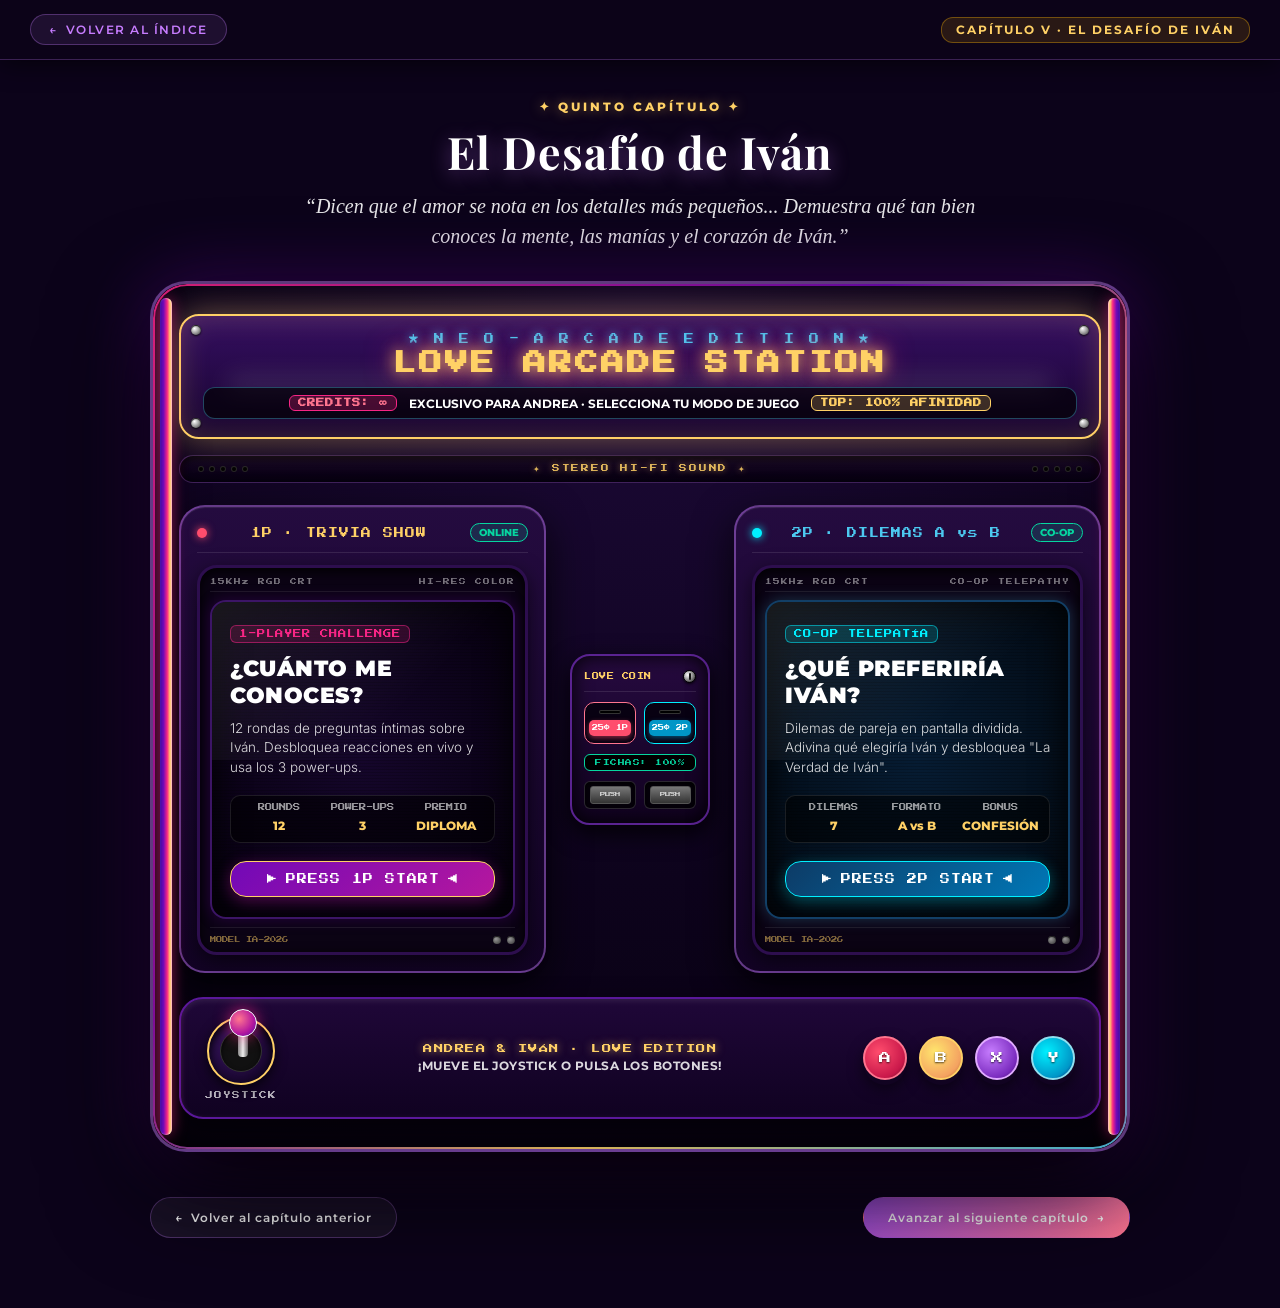
<file: capitulo6.html>
<!DOCTYPE html>
<html lang="es">

<head>
    <meta charset="UTF-8">
    <meta name="viewport" content="width=device-width, initial-scale=1.0">
    <title>Capítulo V: El Desafío de Iván · Andrea & Iván</title>

    <!-- Google Fonts -->
    <link rel="preconnect" href="https://fonts.googleapis.com">
    <link rel="preconnect" href="https://fonts.gstatic.com" crossorigin>
    <link
        href="https://fonts.googleapis.com/css2?family=Inter:wght@300;400;500;600;700&family=Playfair+Display:ital,wght@0,400;0,600;0,700;1,400;1,600&family=Montserrat:wght@300;400;500;600;700;800;900&family=Press+Start+2P&family=Orbitron:wght@600;700;800;900&family=Dancing+Script:wght@600;700&family=Caveat:wght@600;700&display=swap"
        rel="stylesheet">

    <link rel="stylesheet" href="styles.css">

    <style>
        /* =========================================================
           CAPÍTULO V · EL DESAFÍO DE IVÁN: ¿CUÁNTO ME CONOCES?
           ========================================================= */
        :root {
            --primary-purple: #7209b7;
            --secondary-violet: #b5179e;
            --accent-gold: #ffd166;
            --accent-rose: #ff758f;
            --accent-teal: #06d6a0;
            --card-bg: rgba(22, 9, 38, 0.88);
            --card-border: rgba(199, 125, 255, 0.35);
            --hud-bg: rgba(14, 5, 26, 0.92);
        }

        body {
            background-color: #0c031a !important;
            min-height: 100vh;
            color: #ffffff;
            font-family: 'Inter', sans-serif;
            margin: 0;
            padding: 0;
            overflow-x: hidden;
            position: relative;
        }

        #hearts-canvas {
            position: fixed;
            top: 0;
            left: 0;
            width: 100vw;
            height: 100vh;
            pointer-events: none;
            z-index: 1;
        }

        #confetti-canvas {
            position: fixed;
            top: 0;
            left: 0;
            width: 100vw;
            height: 100vh;
            pointer-events: none;
            z-index: 3000;
        }

        /* Barra de Navegación */
        .chapter-navbar {
            position: sticky;
            top: 0;
            z-index: 100;
            background: rgba(13, 4, 25, 0.94);
            border-bottom: 1px solid rgba(199, 125, 255, 0.25);
            padding: 14px 30px;
            display: flex;
            align-items: center;
            justify-content: space-between;
            box-shadow: 0 4px 25px rgba(0, 0, 0, 0.6);
        }

        .nav-back-btn {
            display: inline-flex;
            align-items: center;
            gap: 8px;
            color: var(--secondary-color, #c77dff);
            font-family: 'Montserrat', sans-serif;
            font-size: 0.76rem;
            font-weight: 600;
            letter-spacing: 1.5px;
            text-decoration: none;
            text-transform: uppercase;
            padding: 7px 18px;
            border-radius: 20px;
            background: rgba(199, 125, 255, 0.1);
            border: 1px solid rgba(199, 125, 255, 0.3);
            transition: all 0.25s ease;
        }

        .nav-back-btn:hover {
            background: rgba(199, 125, 255, 0.25);
            color: #ffffff;
            transform: translateX(-3px);
            box-shadow: 0 0 15px rgba(199, 125, 255, 0.4);
        }

        .nav-chapter-badge {
            font-family: 'Montserrat', sans-serif;
            font-size: 0.72rem;
            font-weight: 700;
            letter-spacing: 2px;
            color: var(--accent-gold);
            text-transform: uppercase;
            background: rgba(255, 183, 3, 0.12);
            border: 1px solid rgba(255, 183, 3, 0.35);
            padding: 5px 14px;
            border-radius: 12px;
            display: inline-flex;
            align-items: center;
            gap: 6px;
        }

        /* Contenedor Principal */
        .challenge-page-wrapper {
            position: relative;
            z-index: 10;
            max-width: 1020px;
            margin: 35px auto 70px auto;
            padding: 0 20px;
        }

        .challenge-header-section {
            text-align: center;
            margin-bottom: 30px;
        }

        .challenge-header-pre {
            font-family: 'Montserrat', sans-serif;
            font-size: 0.75rem;
            font-weight: 800;
            letter-spacing: 3px;
            color: var(--accent-gold);
            text-transform: uppercase;
            display: inline-flex;
            align-items: center;
            gap: 8px;
            margin-bottom: 8px;
            text-shadow: 0 0 12px rgba(255, 209, 102, 0.5);
        }

        .challenge-header-title {
            font-family: 'Playfair Display', serif;
            font-size: 2.8rem;
            font-weight: 700;
            color: #ffffff;
            letter-spacing: 1px;
            margin: 0 0 10px 0;
            text-shadow: 0 4px 20px rgba(199, 125, 255, 0.4);
        }

        .challenge-header-sub {
            font-family: 'Cormorant Garamond', serif;
            font-style: italic;
            font-size: 1.25rem;
            color: rgba(255, 255, 255, 0.9);
            margin: 0 auto;
            max-width: 720px;
            line-height: 1.5;
        }

        /* =========================================================
           LOVE ARCADE STATION: GABINETE, MARQUESINA Y ESTACIONES CRT
           ========================================================= */
        .arcade-cabinet-frame {
            background: radial-gradient(circle at 50% 0%, #1e0a3a 0%, #0d031c 60%, #06010d 100%);
            border: 3px solid rgba(199, 125, 255, 0.45);
            border-radius: 36px;
            padding: 30px 26px;
            box-shadow: 0 35px 100px rgba(0, 0, 0, 0.98), 0 0 70px rgba(114, 9, 183, 0.45), inset 0 0 50px rgba(0, 0, 0, 0.85);
            position: relative;
            overflow: hidden;
        }

        /* Moldura perimetral de Neón del Gabinete */
        .arcade-cabinet-frame::before {
            content: '';
            position: absolute;
            inset: 0;
            border-radius: 34px;
            padding: 2px;
            background: linear-gradient(135deg, #f72585, #7209b7 40%, #ffd166 70%, #4cc9f0);
            -webkit-mask: linear-gradient(#fff 0 0) content-box, linear-gradient(#fff 0 0);
            -webkit-mask-composite: xor;
            mask-composite: exclude;
            pointer-events: none;
            opacity: 0.85;
            z-index: 2;
        }

        /* T-MOLDING 3D: Perfil de goma lateral auténtico de recreativa */
        .arcade-t-molding {
            position: absolute;
            top: 14px;
            bottom: 14px;
            width: 12px;
            border-radius: 6px;
            z-index: 15;
            pointer-events: none;
        }
        .arcade-t-molding-left {
            left: 7px;
            background: linear-gradient(90deg, #3a0ca3 0%, #7209b7 30%, #f72585 60%, #ffd166 85%, #ff4d6d 100%);
            box-shadow: -2px 0 16px rgba(247, 37, 133, 0.7), inset -1px 0 2px rgba(255, 255, 255, 0.7);
        }
        .arcade-t-molding-right {
            right: 7px;
            background: linear-gradient(90deg, #ff4d6d 0%, #ffd166 15%, #f72585 40%, #7209b7 70%, #3a0ca3 100%);
            box-shadow: 2px 0 16px rgba(247, 37, 133, 0.7), inset 1px 0 2px rgba(255, 255, 255, 0.7);
        }

        /* MARQUESINA ACRÍLICA RETROILUMINADA CON TUBO FLUORESCENTE */
        .arcade-marquee-banner {
            background: linear-gradient(180deg, #350f61 0%, #17042f 100%);
            border: 2.5px solid var(--accent-gold);
            border-radius: 20px;
            padding: 18px 22px;
            margin-bottom: 16px;
            text-align: center;
            position: relative;
            box-shadow: 0 0 35px rgba(255, 209, 102, 0.4), inset 0 0 30px rgba(255, 209, 102, 0.2);
            overflow: hidden;
        }

        /* Luz difusa de tubo fluorescente interior */
        .marquee-tube-glow {
            position: absolute;
            top: 50%;
            left: 5%;
            right: 5%;
            height: 14px;
            background: rgba(255, 255, 255, 0.15);
            filter: blur(12px);
            border-radius: 10px;
            pointer-events: none;
            animation: tubeFlicker 4s infinite alternate ease-in-out;
        }

        @keyframes tubeFlicker {
            0%, 100% { opacity: 0.9; }
            92% { opacity: 0.85; }
            93% { opacity: 0.45; }
            94% { opacity: 0.9; }
            97% { opacity: 0.7; }
            98% { opacity: 0.95; }
        }

        .marquee-screw {
            position: absolute;
            width: 10px;
            height: 10px;
            border-radius: 50%;
            background: radial-gradient(circle at 35% 35%, #ffffff, #888888 60%, #222222 100%);
            box-shadow: inset 0 1px 1px rgba(0, 0, 0, 0.9), 0 1px 2px rgba(0, 0, 0, 0.8);
            z-index: 5;
        }
        .screw-tl { top: 9px; left: 10px; }
        .screw-tr { top: 9px; right: 10px; }
        .screw-bl { bottom: 9px; left: 10px; }
        .screw-br { bottom: 9px; right: 10px; }

        .marquee-sub-label {
            font-family: 'Press Start 2P', monospace;
            font-size: 0.62rem;
            color: #4cc9f0;
            letter-spacing: 2.5px;
            margin-bottom: 8px;
            text-shadow: 0 0 10px rgba(76, 201, 240, 0.85);
            position: relative;
            z-index: 4;
        }

        .marquee-main-title {
            font-family: 'Press Start 2P', monospace;
            font-size: 1.45rem;
            color: #ffd166;
            letter-spacing: 3px;
            margin: 0 0 12px 0;
            text-shadow: 0 0 15px rgba(255, 209, 102, 0.95), 0 0 30px rgba(247, 37, 133, 0.85);
            animation: marqueeGlow 2.5s infinite alternate ease-in-out;
            position: relative;
            z-index: 4;
        }

        @keyframes marqueeGlow {
            0% { text-shadow: 0 0 12px rgba(255, 209, 102, 0.8), 0 0 25px rgba(247, 37, 133, 0.6); }
            100% { text-shadow: 0 0 20px rgba(255, 209, 102, 1), 0 0 40px rgba(247, 37, 133, 0.95), 0 0 50px rgba(114, 9, 183, 0.8); }
        }

        .marquee-ticker-bar {
            display: flex;
            align-items: center;
            justify-content: center;
            gap: 12px;
            background: rgba(0, 0, 0, 0.65);
            border: 1px solid rgba(76, 201, 240, 0.35);
            border-radius: 12px;
            padding: 7px 16px;
            font-family: 'Montserrat', sans-serif;
            font-size: 0.76rem;
            font-weight: 700;
            color: #ffffff;
            flex-wrap: wrap;
            position: relative;
            z-index: 4;
        }

        .ticker-chip {
            background: rgba(247, 37, 133, 0.25);
            border: 1px solid #f72585;
            color: #ff758f;
            padding: 3px 8px;
            border-radius: 6px;
            font-family: 'Press Start 2P', monospace;
            font-size: 0.52rem;
            letter-spacing: 1px;
        }

        .ticker-chip.high-score-chip {
            background: rgba(255, 209, 102, 0.2);
            border-color: #ffd166;
            color: #ffd166;
        }

        /* REJILLA DE ALTAVOCES ESTÉREO SUPERIOR (ACOUSTIC GRILLE) */
        .arcade-stereo-speaker-bar {
            display: flex;
            align-items: center;
            justify-content: space-between;
            background: linear-gradient(180deg, #120324, #080112);
            border: 1.5px solid rgba(199, 125, 255, 0.25);
            border-radius: 14px;
            padding: 8px 18px;
            margin-bottom: 22px;
            box-shadow: inset 0 2px 8px rgba(0, 0, 0, 0.95);
        }

        .speaker-grille-pod {
            display: flex;
            gap: 5px;
            align-items: center;
        }

        .speaker-hole {
            width: 6px;
            height: 6px;
            border-radius: 50%;
            background: #000000;
            border: 1px solid rgba(255, 255, 255, 0.15);
            box-shadow: inset 0 1px 2px rgba(0, 0, 0, 0.9);
        }

        .speaker-center-badge {
            font-family: 'Press Start 2P', monospace;
            font-size: 0.48rem;
            color: rgba(255, 209, 102, 0.85);
            letter-spacing: 1.8px;
            text-shadow: 0 0 6px rgba(255, 209, 102, 0.5);
        }

        /* CONTENEDOR DE CABINAS DUALES Y MONEDERO CENTRAL */
        .arcade-stations-container {
            display: grid;
            grid-template-columns: 1fr auto 1fr;
            gap: 20px;
            align-items: stretch;
            margin-bottom: 24px;
        }

        @media (max-width: 960px) {
            .arcade-stations-container {
                grid-template-columns: 1fr;
            }
        }

        /* CABINA INDIVIDUAL CRT */
        .arcade-unit-cabinet {
            background: linear-gradient(180deg, #240b3f 0%, #120324 100%);
            border: 2px solid rgba(199, 125, 255, 0.45);
            border-radius: 26px;
            padding: 16px;
            display: flex;
            flex-direction: column;
            justify-content: space-between;
            cursor: pointer;
            position: relative;
            transition: all 0.28s cubic-bezier(0.2, 0.8, 0.3, 1);
            box-shadow: 0 14px 40px rgba(0, 0, 0, 0.75), inset 0 1px 1px rgba(255, 255, 255, 0.1);
        }

        .arcade-unit-cabinet:hover {
            transform: translateY(-6px) scale(1.02);
            border-color: var(--accent-gold);
            box-shadow: 0 22px 55px rgba(0, 0, 0, 0.95), 0 0 35px rgba(255, 209, 102, 0.4);
        }

        .arcade-unit-cabinet.unit-right:hover {
            border-color: #4cc9f0;
            box-shadow: 0 22px 55px rgba(0, 0, 0, 0.95), 0 0 35px rgba(76, 201, 240, 0.4);
        }

        /* Estado al lanzar el juego (animación de clic épico) */
        .arcade-unit-cabinet.cabinet-launching {
            transform: scale(1.06) translateY(-10px) !important;
            box-shadow: 0 0 60px rgba(255, 209, 102, 0.9), 0 0 100px rgba(247, 37, 133, 0.8) !important;
            border-color: #ffd166 !important;
            z-index: 25;
        }

        .arcade-unit-cabinet.unit-right.cabinet-launching {
            box-shadow: 0 0 60px rgba(0, 240, 255, 0.9), 0 0 100px rgba(114, 9, 183, 0.8) !important;
            border-color: #00f0ff !important;
        }

        /* Visor Superior de Cabina */
        .cabinet-top-visor {
            display: flex;
            align-items: center;
            justify-content: space-between;
            padding-bottom: 10px;
            border-bottom: 1px solid rgba(255, 255, 255, 0.1);
            margin-bottom: 12px;
        }

        .visor-led {
            width: 10px;
            height: 10px;
            border-radius: 50%;
            background: #ff4d6d;
            box-shadow: 0 0 8px #ff4d6d;
            animation: blinkLed 1.2s infinite ease-in-out;
        }
        .visor-led.cyan-led {
            background: #00f0ff;
            box-shadow: 0 0 8px #00f0ff;
        }

        @keyframes blinkLed {
            0%, 100% { opacity: 1; transform: scale(1); }
            50% { opacity: 0.4; transform: scale(0.85); }
        }

        .visor-mode-name {
            font-family: 'Press Start 2P', monospace;
            font-size: 0.62rem;
            color: #ffd166;
            letter-spacing: 1px;
        }
        .unit-right .visor-mode-name {
            color: #4cc9f0;
        }

        .visor-badge-live {
            font-family: 'Montserrat', sans-serif;
            font-size: 0.65rem;
            font-weight: 800;
            background: rgba(6, 214, 160, 0.15);
            border: 1px solid #06d6a0;
            color: #06d6a0;
            padding: 2px 8px;
            border-radius: 10px;
        }

        /* MARCO BISELADO DE MONITOR CRT ARCADE VINTAGE */
        .arcade-crt-monitor-frame {
            background: #0b0314;
            border: 3px solid #2d0e4e;
            border-radius: 20px;
            padding: 10px 10px 8px 10px;
            position: relative;
            box-shadow: inset 0 3px 12px rgba(0, 0, 0, 0.95), 0 6px 20px rgba(0, 0, 0, 0.6);
        }

        .monitor-top-silkscreen {
            display: flex;
            justify-content: space-between;
            align-items: center;
            font-family: 'Press Start 2P', monospace;
            font-size: 0.42rem;
            color: rgba(255, 255, 255, 0.45);
            letter-spacing: 1px;
            padding-bottom: 6px;
            border-bottom: 1px solid rgba(255, 255, 255, 0.08);
            margin-bottom: 8px;
        }

        .monitor-bottom-silkscreen {
            display: flex;
            justify-content: space-between;
            align-items: center;
            font-family: 'Press Start 2P', monospace;
            font-size: 0.4rem;
            color: rgba(255, 209, 102, 0.5);
            padding-top: 8px;
            margin-top: 8px;
            border-top: 1px solid rgba(255, 255, 255, 0.08);
        }

        .monitor-dials {
            display: flex;
            gap: 6px;
            align-items: center;
        }

        .dial-knob {
            width: 8px;
            height: 8px;
            border-radius: 50%;
            background: radial-gradient(circle at 35% 35%, #999, #333);
            box-shadow: inset 0 1px 1px rgba(0, 0, 0, 0.8);
        }

        /* PANTALLA CRT INTERIOR CON VIDRIO CURVO */
        .crt-screen-wrapper {
            background: radial-gradient(circle at 50% 50%, #15062b 0%, #080112 85%);
            border: 2px solid #3c1566;
            border-radius: 16px;
            padding: 20px 18px;
            position: relative;
            overflow: hidden;
            box-shadow: inset 0 0 35px rgba(0, 0, 0, 0.98), 0 0 15px rgba(114, 9, 183, 0.25);
            min-height: 220px;
            display: flex;
            flex-direction: column;
            justify-content: space-between;
        }

        .crt-screen-wrapper.crt-cyan-theme {
            background: radial-gradient(circle at 50% 50%, #061c33 0%, #030c17 85%);
            border-color: #123f66;
            box-shadow: inset 0 0 35px rgba(0, 0, 0, 0.98), 0 0 15px rgba(76, 201, 240, 0.25);
        }

        /* Efecto Scanline CRT */
        .crt-scanlines {
            position: absolute;
            inset: 0;
            background: repeating-linear-gradient(
                0deg,
                rgba(0, 0, 0, 0.18) 0px,
                rgba(0, 0, 0, 0.18) 1px,
                transparent 1px,
                transparent 3px
            );
            pointer-events: none;
            z-index: 2;
        }

        /* Reflejo de Vidrio de Tubo CRT */
        .crt-glare {
            position: absolute;
            top: 0;
            left: 0;
            right: 0;
            height: 50%;
            background: linear-gradient(135deg, rgba(255, 255, 255, 0.09) 0%, transparent 65%);
            border-radius: 14px 14px 0 0;
            pointer-events: none;
            z-index: 3;
        }

        .crt-content {
            position: relative;
            z-index: 4;
        }

        .arcade-pixel-badge {
            font-family: 'Press Start 2P', monospace;
            font-size: 0.52rem;
            color: #f72585;
            background: rgba(247, 37, 133, 0.15);
            border: 1px solid rgba(247, 37, 133, 0.5);
            padding: 4px 8px;
            border-radius: 6px;
            display: inline-block;
            margin-bottom: 12px;
            letter-spacing: 1px;
        }

        .arcade-pixel-badge.cyan-badge {
            color: #00f0ff;
            background: rgba(0, 240, 255, 0.15);
            border-color: rgba(0, 240, 255, 0.5);
        }

        .arcade-game-title {
            font-family: 'Montserrat', sans-serif;
            font-size: 1.35rem;
            font-weight: 900;
            color: #ffffff;
            margin: 0 0 10px 0;
            line-height: 1.25;
            letter-spacing: 0.5px;
            text-transform: uppercase;
        }

        .arcade-game-desc {
            font-family: 'Inter', sans-serif;
            font-size: 0.84rem;
            color: rgba(255, 255, 255, 0.85);
            line-height: 1.45;
            margin: 0 0 18px 0;
        }

        .arcade-specs-grid {
            display: grid;
            grid-template-columns: repeat(3, 1fr);
            gap: 8px;
            background: rgba(0, 0, 0, 0.55);
            border: 1px solid rgba(255, 255, 255, 0.1);
            border-radius: 10px;
            padding: 8px 10px;
            margin-bottom: 18px;
            text-align: center;
        }

        .arcade-spec-item span {
            font-family: 'Press Start 2P', monospace;
            font-size: 0.45rem;
            color: rgba(255, 255, 255, 0.6);
            display: block;
            margin-bottom: 3px;
        }

        .arcade-spec-item strong {
            font-family: 'Montserrat', sans-serif;
            font-size: 0.76rem;
            font-weight: 800;
            color: #ffd166;
        }

        .arcade-press-start-btn {
            background: linear-gradient(135deg, #7209b7, #b5179e);
            border: 1.5px solid var(--accent-gold);
            border-radius: 16px;
            padding: 12px 16px;
            color: #ffffff;
            font-family: 'Press Start 2P', monospace;
            font-size: 0.62rem;
            letter-spacing: 1px;
            display: flex;
            align-items: center;
            justify-content: center;
            gap: 8px;
            box-shadow: 0 4px 15px rgba(181, 23, 158, 0.4);
            transition: all 0.25s ease;
        }

        .arcade-press-start-btn.cyan-btn {
            background: linear-gradient(135deg, #0d3b66, #0077b6);
            border-color: #00f0ff;
            box-shadow: 0 4px 15px rgba(0, 240, 255, 0.3);
        }

        .arcade-unit-cabinet:hover .arcade-press-start-btn {
            background: linear-gradient(135deg, #ffd166, #ff758f);
            color: #1a0628;
            transform: scale(1.03);
            box-shadow: 0 6px 22px rgba(255, 209, 102, 0.6);
        }

        .arcade-unit-cabinet:hover .arcade-press-start-btn.cyan-btn {
            background: linear-gradient(135deg, #00f0ff, #4cc9f0);
            color: #001220;
            box-shadow: 0 6px 22px rgba(0, 240, 255, 0.6);
        }

        .blinking-cursor {
            animation: blinkCursor 0.9s infinite ease-in-out;
        }
        @keyframes blinkCursor {
            0%, 100% { opacity: 1; }
            50% { opacity: 0; }
        }

        /* MONEDERO DOBLE REALISTA (TWIN COIN DOOR) */
        .arcade-center-coin-station {
            display: flex;
            flex-direction: column;
            justify-content: center;
            align-items: center;
            padding: 0 4px;
        }

        .arcade-double-coin-door {
            background: linear-gradient(180deg, #260a3f 0%, #110220 100%);
            border: 2px solid #5a2391;
            border-radius: 20px;
            padding: 14px 12px;
            width: 140px;
            box-shadow: inset 0 0 20px rgba(0, 0, 0, 0.95), 0 8px 25px rgba(0, 0, 0, 0.85);
            position: relative;
            display: flex;
            flex-direction: column;
            align-items: center;
        }

        .coin-door-lock-row {
            display: flex;
            align-items: center;
            justify-content: space-between;
            width: 100%;
            padding-bottom: 8px;
            border-bottom: 1px solid rgba(255, 255, 255, 0.1);
            margin-bottom: 10px;
        }

        .coin-door-brand {
            font-family: 'Press Start 2P', monospace;
            font-size: 0.44rem;
            color: #ffd166;
            letter-spacing: 0.5px;
        }

        .coin-cam-lock {
            width: 13px;
            height: 13px;
            border-radius: 50%;
            background: radial-gradient(circle at 35% 35%, #ffffff, #777 60%, #111 100%);
            border: 1px solid #000;
            box-shadow: 0 1px 3px rgba(0,0,0,0.8);
            position: relative;
        }
        .coin-cam-lock::after {
            content: '';
            position: absolute;
            top: 2px;
            left: 5px;
            width: 1.5px;
            height: 7px;
            background: #111;
            border-radius: 1px;
        }

        .coin-door-twin-slots {
            display: grid;
            grid-template-columns: 1fr 1fr;
            gap: 8px;
            width: 100%;
        }

        .twin-slot-item {
            background: #080112;
            border: 1.5px solid #ff758f;
            border-radius: 10px;
            padding: 7px 4px;
            text-align: center;
            cursor: pointer;
            transition: all 0.15s ease;
        }
        .twin-slot-item:hover {
            transform: scale(1.05);
            border-color: #ffd166;
            box-shadow: 0 0 14px rgba(255, 209, 102, 0.6);
        }
        .twin-slot-item:active {
            transform: scale(0.95);
        }

        .twin-slot-item.slot-2p {
            border-color: #00f0ff;
        }
        .twin-slot-item.slot-2p:hover {
            border-color: #00f0ff;
            box-shadow: 0 0 14px rgba(0, 240, 255, 0.6);
        }

        .twin-slit {
            width: 22px;
            height: 4px;
            background: #000;
            border: 1px solid rgba(255, 255, 255, 0.2);
            margin: 0 auto 6px auto;
            border-radius: 2px;
            box-shadow: inset 0 1px 3px rgba(0,0,0,0.9);
        }

        .twin-reject-btn {
            background: #ff4d6d;
            border: none;
            border-radius: 5px;
            color: #ffffff;
            font-family: 'Press Start 2P', monospace;
            font-size: 0.38rem;
            padding: 5px 2px;
            width: 100%;
            cursor: pointer;
            box-shadow: 0 2px 5px rgba(255, 77, 109, 0.5);
            display: flex;
            align-items: center;
            justify-content: center;
            gap: 2px;
        }
        .twin-slot-item.slot-2p .twin-reject-btn {
            background: #0096c7;
            box-shadow: 0 2px 5px rgba(0, 150, 199, 0.5);
        }

        .coin-counter-display {
            margin-top: 10px;
            width: 100%;
            font-family: 'Press Start 2P', monospace;
            font-size: 0.42rem;
            color: #06d6a0;
            background: #000000;
            border: 1px solid #06d6a0;
            padding: 4px;
            border-radius: 6px;
            text-align: center;
            letter-spacing: 0.5px;
        }

        .coin-return-pockets-row {
            display: grid;
            grid-template-columns: 1fr 1fr;
            gap: 8px;
            width: 100%;
            margin-top: 10px;
        }

        .coin-return-pocket {
            background: #05000a;
            border: 1px solid rgba(255, 255, 255, 0.15);
            border-radius: 6px;
            height: 28px;
            display: flex;
            align-items: center;
            justify-content: center;
            position: relative;
            overflow: hidden;
            box-shadow: inset 0 2px 5px rgba(0,0,0,0.9);
            cursor: pointer;
        }

        .coin-flap-metal {
            width: 82%;
            height: 18px;
            background: linear-gradient(180deg, #777, #333);
            border-radius: 3px;
            border: 1px solid #555;
            display: flex;
            align-items: center;
            justify-content: center;
            font-family: 'Press Start 2P', monospace;
            font-size: 0.34rem;
            color: rgba(255, 255, 255, 0.7);
            transition: transform 0.2s ease;
        }

        .coin-return-pocket:hover .coin-flap-metal {
            transform: rotateX(40deg);
        }

        .coin-toast-popup {
            position: absolute;
            bottom: -32px;
            left: 50%;
            transform: translateX(-50%);
            white-space: nowrap;
            background: #ffd166;
            color: #1a0628;
            font-family: 'Montserrat', sans-serif;
            font-weight: 800;
            font-size: 0.68rem;
            padding: 4px 10px;
            border-radius: 12px;
            opacity: 0;
            pointer-events: none;
            transition: opacity 0.3s ease, transform 0.3s ease;
            box-shadow: 0 4px 12px rgba(255, 209, 102, 0.6);
            z-index: 100;
        }

        .coin-toast-popup.active {
            opacity: 1;
            transform: translate(-50%, -6px);
        }

        /* =========================================================
           TELÓN DE APERTURA ÉPICA DE JUEGO (CRT HYPERSPACE TRANSITION)
           ========================================================= */
        .arcade-transition-curtain {
            position: absolute;
            inset: 0;
            background: radial-gradient(circle at 50% 50%, rgba(20, 4, 38, 0.97) 0%, rgba(6, 1, 14, 0.99) 100%);
            z-index: 2000;
            display: flex;
            flex-direction: column;
            align-items: center;
            justify-content: center;
            border-radius: 34px;
            opacity: 0;
            pointer-events: none;
            transition: opacity 0.22s ease;
        }

        .arcade-transition-curtain.active {
            opacity: 1;
            pointer-events: all;
        }

        .crt-beam-flash {
            position: absolute;
            top: 50%;
            left: 0;
            right: 0;
            height: 3px;
            background: #ffffff;
            box-shadow: 0 0 25px #ffffff, 0 0 50px #ffd166, 0 0 80px #f72585;
            transform: translateY(-50%) scaleX(0);
            pointer-events: none;
        }

        .arcade-transition-curtain.active .crt-beam-flash {
            animation: crtBeamExpand 0.75s cubic-bezier(0.2, 0.9, 0.3, 1) forwards;
        }

        @keyframes crtBeamExpand {
            0% { transform: translateY(-50%) scaleX(0) scaleY(1); opacity: 1; }
            35% { transform: translateY(-50%) scaleX(1) scaleY(6px); opacity: 1; }
            70% { transform: translateY(-50%) scaleX(1) scaleY(320px); opacity: 0.85; }
            100% { transform: translateY(-50%) scaleX(1) scaleY(700px); opacity: 0; }
        }

        .arcade-boot-announcer {
            text-align: center;
            z-index: 5;
            padding: 24px;
            transform: scale(0.85);
            opacity: 0;
            transition: all 0.35s cubic-bezier(0.18, 0.89, 0.32, 1.28);
        }

        .arcade-transition-curtain.active .arcade-boot-announcer {
            transform: scale(1);
            opacity: 1;
        }

        .boot-signal-badge {
            font-family: 'Press Start 2P', monospace;
            font-size: 0.65rem;
            padding: 7px 16px;
            border-radius: 8px;
            display: inline-block;
            margin-bottom: 16px;
            letter-spacing: 2px;
        }

        .boot-signal-badge.gold-badge {
            background: rgba(255, 209, 102, 0.2);
            border: 1.5px solid #ffd166;
            color: #ffd166;
            box-shadow: 0 0 16px rgba(255, 209, 102, 0.5);
        }

        .boot-signal-badge.cyan-badge {
            background: rgba(0, 240, 255, 0.2);
            border: 1.5px solid #00f0ff;
            color: #00f0ff;
            box-shadow: 0 0 16px rgba(0, 240, 255, 0.5);
        }

        .boot-title {
            font-family: 'Press Start 2P', monospace;
            font-size: 1.35rem;
            letter-spacing: 2px;
            margin: 0 0 14px 0;
            animation: pulseBootTitle 0.6s infinite alternate;
        }

        .boot-title.gold-title {
            color: #ffd166;
            text-shadow: 0 0 15px rgba(255, 209, 102, 0.9), 0 0 30px rgba(247, 37, 133, 0.8);
        }

        .boot-title.cyan-title {
            color: #00f0ff;
            text-shadow: 0 0 15px rgba(0, 240, 255, 0.9), 0 0 30px rgba(114, 9, 183, 0.8);
        }

        @keyframes pulseBootTitle {
            0% { transform: scale(1); }
            100% { transform: scale(1.03); }
        }

        .boot-subtitle {
            font-family: 'Montserrat', sans-serif;
            font-size: 0.86rem;
            font-weight: 700;
            color: rgba(255, 255, 255, 0.9);
            margin-bottom: 22px;
            letter-spacing: 1px;
        }

        .boot-progress-wrap {
            width: 260px;
            height: 9px;
            background: rgba(0, 0, 0, 0.85);
            border: 1px solid rgba(255, 255, 255, 0.3);
            border-radius: 5px;
            margin: 0 auto;
            overflow: hidden;
        }

        .boot-progress-bar {
            height: 100%;
            width: 0%;
            background: linear-gradient(90deg, #f72585, #ffd166, #4cc9f0);
            transition: width 0.5s ease-in-out;
            box-shadow: 0 0 12px #ffd166;
        }

        /* ANIMACIONES DE ENTRADA Y RETORNO DE JUEGO A PANTALLA COMPLETA */
        .game-epic-opened {
            animation: gameEpicUnfold 0.55s cubic-bezier(0.18, 0.89, 0.32, 1.15) forwards;
        }

        @keyframes gameEpicUnfold {
            0% { opacity: 0; transform: scale(0.91) translateY(20px); filter: brightness(2) contrast(1.2); }
            60% { filter: brightness(1.2) contrast(1.1); }
            100% { opacity: 1; transform: scale(1) translateY(0); filter: brightness(1) contrast(1); }
        }

        .game-closing-shrink {
            animation: gameClosingShrink 0.28s cubic-bezier(0.4, 0, 0.2, 1) forwards;
        }

        @keyframes gameClosingShrink {
            0% { opacity: 1; transform: scale(1); }
            100% { opacity: 0; transform: scale(0.93) translateY(14px); }
        }

        .lobby-reentering {
            animation: lobbyReentering 0.38s cubic-bezier(0.2, 0.8, 0.3, 1) forwards;
        }

        @keyframes lobbyReentering {
            0% { opacity: 0; transform: scale(0.96); }
            100% { opacity: 1; transform: scale(1); }
        }

        /* =========================================================
           PANEL DE CONTROL ARCADE FÍSICO (DECK INFERIOR)
           ========================================================= */
        .arcade-deck-control-panel {
            background: linear-gradient(180deg, #1f0738 0%, #100221 100%);
            border: 2px solid #5a189a;
            border-radius: 24px;
            padding: 18px 24px;
            margin-top: 8px;
            box-shadow: inset 0 2px 6px rgba(255, 255, 255, 0.1), 0 8px 25px rgba(0, 0, 0, 0.6);
            position: relative;
        }

        .deck-surface {
            display: flex;
            align-items: center;
            justify-content: space-between;
            gap: 20px;
            flex-wrap: wrap;
        }

        /* Joystick 3D Interactivo */
        .deck-joystick-subsystem {
            display: flex;
            flex-direction: column;
            align-items: center;
            gap: 6px;
        }

        .joystick-base-plate {
            width: 68px;
            height: 68px;
            border-radius: 50%;
            background: radial-gradient(circle at 40% 40%, #3a1563, #150529 75%);
            border: 2px solid #ffd166;
            box-shadow: inset 0 4px 8px rgba(0, 0, 0, 0.9), 0 4px 12px rgba(0, 0, 0, 0.7);
            position: relative;
            display: flex;
            align-items: center;
            justify-content: center;
            cursor: grab;
        }

        .joystick-washer {
            width: 42px;
            height: 42px;
            border-radius: 50%;
            background: #111111;
            border: 1px solid #333333;
            box-shadow: inset 0 2px 5px rgba(0,0,0,0.8);
        }

        .joystick-shaft {
            position: absolute;
            width: 10px;
            height: 28px;
            background: linear-gradient(90deg, #888, #eee, #666);
            border-radius: 4px;
            top: 10px;
            left: 29px;
            transform-origin: bottom center;
            transition: transform 0.1s ease-out;
        }

        .joystick-ball {
            position: absolute;
            width: 28px;
            height: 28px;
            border-radius: 50%;
            background: radial-gradient(circle at 35% 35%, #ff758f, #b5179e 60%, #480ca8 100%);
            border: 1.5px solid #ffffff;
            top: -20px;
            left: -9px;
            box-shadow: 0 0 15px rgba(247, 37, 133, 0.7);
        }

        .deck-label {
            font-family: 'Press Start 2P', monospace;
            font-size: 0.48rem;
            color: rgba(255, 255, 255, 0.7);
            letter-spacing: 1px;
        }

        /* Centro del Deck */
        .deck-center-instructions {
            text-align: center;
            flex: 1;
            min-width: 180px;
        }

        .deck-arcade-brand {
            font-family: 'Press Start 2P', monospace;
            font-size: 0.58rem;
            color: #ffd166;
            letter-spacing: 1.5px;
            margin-bottom: 6px;
            text-shadow: 0 0 8px rgba(255, 209, 102, 0.6);
        }

        .deck-prompt-text {
            font-family: 'Montserrat', sans-serif;
            font-size: 0.74rem;
            font-weight: 700;
            color: rgba(255, 255, 255, 0.85);
            letter-spacing: 0.5px;
        }

        /* 4 Botones Físicos Arcade */
        .deck-arcade-buttons-rack {
            display: flex;
            align-items: center;
            gap: 12px;
        }

        .arcade-physical-btn {
            width: 44px;
            height: 44px;
            border-radius: 50%;
            border: none;
            cursor: pointer;
            position: relative;
            display: flex;
            align-items: center;
            justify-content: center;
            transition: transform 0.08s ease, box-shadow 0.08s ease;
            box-shadow: 0 5px 0 #110321, 0 8px 15px rgba(0, 0, 0, 0.6);
        }

        .arcade-physical-btn:active {
            transform: translateY(4px);
            box-shadow: 0 1px 0 #110321, 0 3px 8px rgba(0, 0, 0, 0.8);
        }

        .arcade-physical-btn .btn-cap {
            font-family: 'Press Start 2P', monospace;
            font-size: 0.75rem;
            color: #ffffff;
            text-shadow: 0 1px 2px rgba(0, 0, 0, 0.7);
        }

        .btn-color-red {
            background: radial-gradient(circle at 35% 35%, #ff4d6d, #c9184a 70%, #590d22 100%);
            border: 2px solid #ff758f;
        }
        .btn-color-gold {
            background: radial-gradient(circle at 35% 35%, #ffe66d, #f4a261 70%, #b0621d 100%);
            border: 2px solid #ffd166;
        }
        .btn-color-violet {
            background: radial-gradient(circle at 35% 35%, #c77dff, #7b2cbf 70%, #3c096c 100%);
            border: 2px solid #e0aaff;
        }
        .btn-color-cyan {
            background: radial-gradient(circle at 35% 35%, #00f0ff, #0096c7 70%, #03045e 100%);
            border: 2px solid #90e0ef;
        }

        /* Toast Arcade Central */
        .arcade-action-toast {
            position: fixed;
            top: 25px;
            left: 50%;
            transform: translateX(-50%) translateY(-20px);
            background: #120424;
            border: 2px solid var(--accent-gold);
            color: #ffd166;
            font-family: 'Press Start 2P', monospace;
            font-size: 0.68rem;
            padding: 10px 20px;
            border-radius: 14px;
            box-shadow: 0 0 25px rgba(255, 209, 102, 0.6);
            opacity: 0;
            pointer-events: none;
            transition: all 0.25s ease;
            z-index: 4000;
        }

        .arcade-action-toast.active {
            opacity: 1;
            transform: translateX(-50%) translateY(0);
        }

        /* =========================================================
           HUD SUPERIOR DE JUEGO (COMÚN PARA AMBOS MODOS)
           ========================================================= */
        .game-top-hud {
            display: flex;
            align-items: center;
            justify-content: space-between;
            margin-bottom: 24px;
            padding-bottom: 16px;
            border-bottom: 1px dashed rgba(199, 125, 255, 0.25);
            flex-wrap: wrap;
            gap: 14px;
        }

        .hud-back-btn {
            background: rgba(255, 255, 255, 0.08);
            border: 1px solid rgba(255, 255, 255, 0.25);
            color: #ffffff;
            font-family: 'Montserrat', sans-serif;
            font-size: 0.74rem;
            font-weight: 700;
            padding: 8px 16px;
            border-radius: 20px;
            cursor: pointer;
            display: inline-flex;
            align-items: center;
            gap: 6px;
            transition: all 0.2s ease;
        }

        .hud-back-btn:hover {
            background: rgba(255, 117, 143, 0.3);
            border-color: var(--accent-rose);
            transform: translateX(-2px);
        }

        .hud-stats-cluster {
            display: flex;
            align-items: center;
            gap: 14px;
        }

        .hud-affinity-meter {
            display: flex;
            align-items: center;
            gap: 10px;
            background: rgba(0, 0, 0, 0.4);
            padding: 6px 14px;
            border-radius: 20px;
            border: 1px solid rgba(199, 125, 255, 0.3);
        }

        .hud-affinity-label {
            font-family: 'Montserrat', sans-serif;
            font-size: 0.68rem;
            font-weight: 800;
            color: var(--accent-gold);
            text-transform: uppercase;
            letter-spacing: 1px;
        }

        .hud-affinity-bar-outer {
            width: 110px;
            height: 10px;
            background: rgba(255, 255, 255, 0.1);
            border-radius: 6px;
            overflow: hidden;
        }

        .hud-affinity-bar-fill {
            height: 100%;
            width: 0%;
            background: linear-gradient(90deg, var(--accent-rose), var(--accent-gold));
            border-radius: 6px;
            transition: width 0.45s ease;
            box-shadow: 0 0 10px rgba(255, 209, 102, 0.5);
        }

        .hud-lives-rack {
            display: flex;
            align-items: center;
            gap: 6px;
        }

        .hud-heart-icon {
            width: 22px;
            height: 22px;
            color: #ff4d6d;
            filter: drop-shadow(0 0 6px rgba(255, 77, 109, 0.6));
            transition: transform 0.25s ease, opacity 0.25s ease;
        }

        .hud-heart-icon.lost {
            opacity: 0.2;
            transform: scale(0.8);
            filter: none;
            color: #555;
        }

        /* =========================================================
           MODO 1: TRIVIA CONCURSO & COMODINES
           ========================================================= */
        .lifelines-action-bar {
            display: flex;
            align-items: center;
            justify-content: center;
            gap: 14px;
            margin-bottom: 24px;
            flex-wrap: wrap;
        }

        .lifeline-pill-btn {
            background: rgba(255, 255, 255, 0.06);
            border: 1.5px solid rgba(199, 125, 255, 0.3);
            border-radius: 20px;
            padding: 8px 18px;
            font-family: 'Montserrat', sans-serif;
            font-size: 0.72rem;
            font-weight: 800;
            letter-spacing: 1px;
            color: #ffffff;
            cursor: pointer;
            display: inline-flex;
            align-items: center;
            gap: 8px;
            transition: all 0.2s ease;
            box-shadow: 0 3px 10px rgba(0, 0, 0, 0.3);
        }

        .lifeline-pill-btn:hover:not(:disabled) {
            transform: translateY(-2px);
            border-color: var(--accent-gold);
            background: rgba(255, 209, 102, 0.18);
            color: var(--accent-gold);
            box-shadow: 0 6px 18px rgba(255, 209, 102, 0.3);
        }

        .lifeline-pill-btn:disabled {
            opacity: 0.4;
            cursor: not-allowed;
            border-color: rgba(255, 255, 255, 0.1);
        }

        .trivia-question-stage {
            background: rgba(18, 6, 34, 0.7);
            border: 1px solid rgba(199, 125, 255, 0.25);
            border-radius: 24px;
            padding: 28px 32px;
            text-align: center;
            margin-bottom: 24px;
        }

        .trivia-category-badge {
            font-family: 'Montserrat', sans-serif;
            font-size: 0.68rem;
            font-weight: 800;
            letter-spacing: 2px;
            color: var(--accent-gold);
            text-transform: uppercase;
            background: rgba(255, 209, 102, 0.12);
            border: 1px solid rgba(255, 209, 102, 0.35);
            padding: 4px 14px;
            border-radius: 12px;
            display: inline-block;
            margin-bottom: 14px;
        }

        .trivia-question-text {
            font-family: 'Playfair Display', serif;
            font-size: 1.7rem;
            font-weight: 700;
            color: #ffffff;
            line-height: 1.35;
            margin: 0 0 8px 0;
        }

        .trivia-question-step {
            font-family: 'Montserrat', sans-serif;
            font-size: 0.78rem;
            font-weight: 600;
            color: rgba(255, 255, 255, 0.6);
            letter-spacing: 1px;
        }

        /* Opciones de la Trivia */
        .trivia-options-grid {
            display: grid;
            grid-template-columns: 1fr 1fr;
            gap: 16px;
            margin-bottom: 24px;
        }

        .trivia-opt-btn {
            background: linear-gradient(180deg, #2b0e4f 0%, #17052e 100%);
            border: 2px solid rgba(199, 125, 255, 0.4);
            border-radius: 18px;
            padding: 16px 20px;
            color: #ffffff;
            font-family: 'Montserrat', sans-serif;
            font-size: 0.88rem;
            font-weight: 600;
            line-height: 1.4;
            text-align: left;
            cursor: pointer;
            transition: all 0.12s ease;
            display: flex;
            align-items: center;
            gap: 14px;
            box-shadow: 0 6px 0 #0b0217, 0 10px 20px rgba(0, 0, 0, 0.6);
            position: relative;
        }

        .trivia-opt-btn:hover:not(:disabled) {
            transform: translateY(-2px);
            border-color: var(--accent-gold);
            background: linear-gradient(180deg, #3f1572 0%, #200742 100%);
            box-shadow: 0 8px 0 #0b0217, 0 14px 25px rgba(255, 209, 102, 0.35);
        }

        .trivia-opt-btn:active:not(:disabled) {
            transform: translateY(4px);
            box-shadow: 0 2px 0 #0b0217, 0 4px 10px rgba(0, 0, 0, 0.7);
        }

        .trivia-opt-letter {
            width: 36px;
            height: 36px;
            border-radius: 10px;
            background: rgba(255, 209, 102, 0.15);
            border: 1.5px solid var(--accent-gold);
            color: var(--accent-gold);
            font-family: 'Press Start 2P', monospace;
            font-size: 0.72rem;
            display: flex;
            align-items: center;
            justify-content: center;
            flex-shrink: 0;
            box-shadow: 0 2px 5px rgba(0, 0, 0, 0.4);
        }

        .trivia-opt-btn.correct {
            background: linear-gradient(135deg, rgba(6, 214, 160, 0.25), rgba(6, 214, 160, 0.45)) !important;
            border-color: var(--accent-teal) !important;
            box-shadow: 0 0 30px rgba(6, 214, 160, 0.5) !important;
            transform: scale(1.02);
        }

        .trivia-opt-btn.correct .trivia-opt-letter {
            background: var(--accent-teal);
            color: #04241c;
        }

        .trivia-opt-btn.incorrect {
            background: linear-gradient(135deg, rgba(230, 57, 70, 0.25), rgba(230, 57, 70, 0.45)) !important;
            border-color: #e63946 !important;
            box-shadow: 0 0 25px rgba(230, 57, 70, 0.5) !important;
            transform: scale(0.98);
        }

        .trivia-opt-btn.eliminated-5050 {
            opacity: 0.25 !important;
            pointer-events: none !important;
            filter: grayscale(1);
            text-decoration: line-through;
        }

        /* Banner de Reacción en Vivo de Iván */
        .ivan-live-reaction-card {
            background: rgba(25, 10, 46, 0.95);
            border-radius: 20px;
            padding: 18px 24px;
            display: none;
            align-items: center;
            justify-content: space-between;
            gap: 18px;
            animation: slideUpFade 0.35s ease-out forwards;
            border: 1.5px solid var(--accent-gold);
            box-shadow: 0 10px 30px rgba(0, 0, 0, 0.6);
        }

        .ivan-live-reaction-card.active {
            display: flex;
        }

        .ivan-reaction-avatar-col {
            display: flex;
            align-items: center;
            gap: 14px;
        }

        .ivan-reaction-avatar {
            width: 52px;
            height: 52px;
            border-radius: 50%;
            background: linear-gradient(135deg, var(--primary-purple), var(--accent-rose));
            border: 2px solid var(--accent-gold);
            display: flex;
            align-items: center;
            justify-content: center;
            font-family: 'Playfair Display', serif;
            font-weight: 700;
            font-size: 1.1rem;
            color: #ffffff;
            flex-shrink: 0;
            box-shadow: 0 0 15px rgba(255, 209, 102, 0.4);
        }

        .ivan-reaction-title {
            font-family: 'Montserrat', sans-serif;
            font-size: 0.76rem;
            font-weight: 800;
            letter-spacing: 1px;
            text-transform: uppercase;
            margin-bottom: 2px;
            display: block;
        }

        .ivan-reaction-text {
            font-family: 'Cormorant Garamond', serif;
            font-style: italic;
            font-size: 1.15rem;
            color: #ffffff;
            margin: 0;
            line-height: 1.35;
        }

        .next-stage-btn {
            background: linear-gradient(135deg, var(--accent-gold), var(--accent-rose));
            border: none;
            color: #1a0628;
            font-family: 'Montserrat', sans-serif;
            font-size: 0.78rem;
            font-weight: 800;
            letter-spacing: 1.2px;
            padding: 10px 22px;
            border-radius: 20px;
            cursor: pointer;
            white-space: nowrap;
            transition: all 0.2s ease;
            box-shadow: 0 4px 14px rgba(255, 209, 102, 0.4);
            display: inline-flex;
            align-items: center;
            gap: 6px;
        }

        .next-stage-btn:hover {
            transform: scale(1.05);
            box-shadow: 0 6px 20px rgba(255, 117, 143, 0.6);
        }

        /* =========================================================
           MODAL DE LLAMADA ENTRANTE DE IVÁN (COMODÍN)
           ========================================================= */
        .call-modal-overlay {
            position: fixed;
            inset: 0;
            background: rgba(8, 2, 16, 0.94);
            z-index: 2500;
            display: none;
            align-items: center;
            justify-content: center;
            padding: 20px;
        }

        .call-modal-overlay.active {
            display: flex;
            animation: fadeIn 0.25s ease-out;
        }

        .phone-call-card {
            background: linear-gradient(150deg, #2a0f4e, #140528);
            border: 2px solid var(--accent-gold);
            border-radius: 28px;
            max-width: 440px;
            width: 100%;
            padding: 30px;
            text-align: center;
            box-shadow: 0 20px 60px rgba(0, 0, 0, 0.9), 0 0 35px rgba(255, 209, 102, 0.3);
            position: relative;
        }

        .phone-pulse-avatar {
            width: 80px;
            height: 80px;
            border-radius: 50%;
            background: linear-gradient(135deg, #7209b7, #ff758f);
            border: 3px solid var(--accent-gold);
            margin: 0 auto 16px auto;
            display: flex;
            align-items: center;
            justify-content: center;
            font-family: 'Playfair Display', serif;
            font-size: 1.8rem;
            font-weight: 700;
            color: #ffffff;
            box-shadow: 0 0 25px rgba(255, 209, 102, 0.5);
            animation: ringPulse 1.4s infinite alternate;
        }

        @keyframes ringPulse {
            0% { transform: scale(1); box-shadow: 0 0 15px rgba(255, 209, 102, 0.4); }
            100% { transform: scale(1.08); box-shadow: 0 0 30px rgba(255, 117, 143, 0.7); }
        }

        .phone-caller-name {
            font-family: 'Playfair Display', serif;
            font-size: 1.5rem;
            font-weight: 700;
            color: #ffffff;
            margin: 0 0 4px 0;
        }

        .phone-call-status {
            font-family: 'Montserrat', sans-serif;
            font-size: 0.7rem;
            font-weight: 700;
            letter-spacing: 1.5px;
            color: var(--accent-teal);
            text-transform: uppercase;
            margin-bottom: 18px;
        }

        .phone-clue-bubble {
            background: rgba(255, 255, 255, 0.08);
            border: 1px dashed rgba(255, 209, 102, 0.4);
            border-radius: 18px;
            padding: 16px 20px;
            margin-bottom: 22px;
            font-family: 'Cormorant Garamond', serif;
            font-style: italic;
            font-size: 1.25rem;
            line-height: 1.45;
            color: #ffd166;
            text-align: center;
        }

        /* =========================================================
           MODO 2: ¿QUÉ PREFERIRÍA IVÁN? (DILEMAS A vs B)
           ========================================================= */
        .dilemma-header-card {
            background: rgba(18, 6, 34, 0.7);
            border: 1px solid rgba(199, 125, 255, 0.25);
            border-radius: 24px;
            padding: 24px 30px;
            text-align: center;
            margin-bottom: 25px;
        }

        .dilemma-badge {
            font-family: 'Montserrat', sans-serif;
            font-size: 0.68rem;
            font-weight: 800;
            letter-spacing: 2px;
            color: var(--accent-rose);
            text-transform: uppercase;
            background: rgba(255, 117, 143, 0.15);
            border: 1px solid rgba(255, 117, 143, 0.35);
            padding: 4px 14px;
            border-radius: 12px;
            display: inline-block;
            margin-bottom: 10px;
        }

        .dilemma-prompt-title {
            font-family: 'Playfair Display', serif;
            font-size: 1.75rem;
            font-weight: 700;
            color: #ffffff;
            margin: 0;
            line-height: 1.35;
        }

        .dilemma-duel-arena {
            display: grid;
            grid-template-columns: 1fr auto 1fr;
            gap: 20px;
            align-items: center;
            margin-bottom: 25px;
        }

        .dilemma-choice-card {
            background: linear-gradient(180deg, #260c46 0%, #120326 100%);
            border: 2.5px solid rgba(199, 125, 255, 0.4);
            border-radius: 22px;
            padding: 30px 24px;
            text-align: center;
            cursor: pointer;
            transition: all 0.14s ease;
            position: relative;
            box-shadow: 0 8px 0 #0c0119, 0 14px 30px rgba(0, 0, 0, 0.6);
            min-height: 180px;
            display: flex;
            flex-direction: column;
            align-items: center;
            justify-content: center;
        }

        .dilemma-choice-card:hover:not(.disabled) {
            transform: translateY(-3px) scale(1.01);
            border-color: var(--accent-gold);
            box-shadow: 0 11px 0 #0c0119, 0 18px 40px rgba(255, 209, 102, 0.35);
        }

        .dilemma-choice-card:active:not(.disabled) {
            transform: translateY(5px);
            box-shadow: 0 3px 0 #0c0119, 0 6px 15px rgba(0, 0, 0, 0.8);
        }

        .dilemma-card-letter {
            width: 44px;
            height: 44px;
            border-radius: 50%;
            background: rgba(255, 209, 102, 0.18);
            border: 2px solid var(--accent-gold);
            color: var(--accent-gold);
            font-family: 'Press Start 2P', monospace;
            font-size: 0.82rem;
            display: flex;
            align-items: center;
            justify-content: center;
            margin-bottom: 14px;
            box-shadow: 0 3px 8px rgba(0, 0, 0, 0.5);
        }

        .dilemma-card-text {
            font-family: 'Montserrat', sans-serif;
            font-size: 0.98rem;
            font-weight: 600;
            line-height: 1.45;
            color: #ffffff;
            margin: 0;
        }

        .dilemma-vs-divider {
            width: 44px;
            height: 44px;
            border-radius: 50%;
            background: linear-gradient(135deg, var(--accent-rose), var(--primary-purple));
            border: 2px solid var(--accent-gold);
            display: flex;
            align-items: center;
            justify-content: center;
            font-family: 'Montserrat', sans-serif;
            font-size: 0.78rem;
            font-weight: 900;
            color: #ffffff;
            box-shadow: 0 0 20px rgba(255, 117, 143, 0.6);
            flex-shrink: 0;
        }

        /* Estados de Selección de Dilema */
        .dilemma-choice-card.ivan-pick {
            border-color: var(--accent-gold) !important;
            background: linear-gradient(145deg, rgba(114, 9, 183, 0.4), rgba(255, 209, 102, 0.2)) !important;
            box-shadow: 0 0 35px rgba(255, 209, 102, 0.6) !important;
        }

        .dilemma-choice-card.user-match {
            border-color: var(--accent-teal) !important;
        }

        .dilemma-choice-card.unpicked {
            opacity: 0.4;
            transform: scale(0.95);
        }

        /* Caja de Revelación "La Verdad de Iván" */
        .ivan-truth-reveal-box {
            background: rgba(22, 8, 42, 0.95);
            border: 1.5px solid var(--accent-gold);
            border-radius: 22px;
            padding: 22px 28px;
            margin-top: 20px;
            display: none;
            animation: slideUpFade 0.35s ease-out forwards;
            box-shadow: 0 12px 35px rgba(0, 0, 0, 0.7);
        }

        .ivan-truth-reveal-box.active {
            display: block;
        }

        .truth-match-pill {
            font-family: 'Montserrat', sans-serif;
            font-size: 0.72rem;
            font-weight: 800;
            letter-spacing: 1.5px;
            text-transform: uppercase;
            padding: 4px 14px;
            border-radius: 12px;
            display: inline-block;
            margin-bottom: 12px;
        }

        .truth-match-success {
            background: rgba(6, 214, 160, 0.15);
            border: 1px solid rgba(6, 214, 160, 0.4);
            color: var(--accent-teal);
        }

        .truth-match-different {
            background: rgba(255, 117, 143, 0.15);
            border: 1px solid rgba(255, 117, 143, 0.4);
            color: var(--accent-rose);
        }

        .truth-quote-text {
            font-family: 'Cormorant Garamond', serif;
            font-style: italic;
            font-size: 1.3rem;
            line-height: 1.5;
            color: #ffffff;
            margin: 0 0 18px 0;
        }

        /* =========================================================
           PANTALLA DE VICTORIA & CERTIFICADO DE AFINIDAD
           ========================================================= */
        .victory-screen-wrap {
            display: none;
            text-align: center;
            animation: fadeIn 0.4s ease-out forwards;
        }

        .victory-screen-wrap.active {
            display: block;
        }

        .victory-trophy-halo {
            width: 85px;
            height: 85px;
            border-radius: 50%;
            background: radial-gradient(circle, rgba(255, 209, 102, 0.25), rgba(114, 9, 183, 0.4));
            border: 2px solid var(--accent-gold);
            margin: 0 auto 16px auto;
            display: flex;
            align-items: center;
            justify-content: center;
            box-shadow: 0 0 35px rgba(255, 209, 102, 0.6);
            color: var(--accent-gold);
        }

        .affinity-score-circle {
            font-family: 'Playfair Display', serif;
            font-size: 3.4rem;
            font-weight: 700;
            color: var(--accent-gold);
            text-shadow: 0 0 25px rgba(255, 209, 102, 0.5);
            margin: 0 0 6px 0;
        }

        .affinity-tier-title {
            font-family: 'Montserrat', sans-serif;
            font-size: 1rem;
            font-weight: 800;
            letter-spacing: 2px;
            text-transform: uppercase;
            color: var(--accent-rose);
            margin-bottom: 24px;
        }

        /* Diploma de Amor Oficial */
        .love-diploma-sheet {
            background: linear-gradient(to bottom, #fcf9f2 0%, #f6f0e2 100%);
            color: #1e0e2e;
            border-radius: 24px;
            border: 2px solid #dfd3bd;
            max-width: 640px;
            margin: 0 auto 30px auto;
            padding: 38px 42px;
            box-shadow: 0 20px 60px rgba(0, 0, 0, 0.8), 0 0 40px rgba(255, 209, 102, 0.3);
            position: relative;
            text-align: center;
        }

        .love-diploma-sheet::before {
            content: '';
            position: absolute;
            inset: 12px;
            border: 1.5px dashed rgba(114, 9, 183, 0.3);
            border-radius: 16px;
            pointer-events: none;
        }

        .diploma-header-tag {
            font-family: 'Montserrat', sans-serif;
            font-size: 0.68rem;
            font-weight: 800;
            letter-spacing: 2px;
            color: var(--primary-purple);
            text-transform: uppercase;
            display: block;
            margin-bottom: 12px;
        }

        .diploma-recipient-name {
            font-family: 'Playfair Display', serif;
            font-size: 2.2rem;
            font-weight: 700;
            color: #1a0628;
            margin: 0 0 12px 0;
            letter-spacing: 1px;
        }

        .diploma-prose-text {
            font-family: 'Cormorant Garamond', serif;
            font-size: 1.25rem;
            line-height: 1.6;
            color: #2b0b42;
            margin: 0 0 24px 0;
        }

        .diploma-seal-row {
            display: flex;
            align-items: center;
            justify-content: space-between;
            padding-top: 16px;
            border-top: 1px dashed rgba(0, 0, 0, 0.15);
        }

        .diploma-wax-seal {
            width: 48px;
            height: 48px;
            border-radius: 50%;
            background: radial-gradient(circle at 35% 35%, #e63946, #9d0208 70%, #54091a 100%);
            border: 2px solid var(--accent-gold);
            color: var(--accent-gold);
            font-family: 'Playfair Display', serif;
            font-size: 0.82rem;
            font-weight: 700;
            display: flex;
            align-items: center;
            justify-content: center;
            box-shadow: 0 4px 12px rgba(157, 2, 8, 0.4);
        }

        .victory-actions-grid {
            display: flex;
            align-items: center;
            justify-content: center;
            gap: 16px;
            flex-wrap: wrap;
        }

        /* Navegación Inferior entre Capítulos */
        .bottom-chapter-nav {
            margin-top: 45px;
            display: flex;
            align-items: center;
            justify-content: space-between;
            gap: 16px;
        }

        .nav-btn-action {
            font-family: 'Montserrat', sans-serif;
            font-size: 0.78rem;
            font-weight: 600;
            letter-spacing: 1px;
            color: #ffffff;
            text-decoration: none;
            padding: 12px 24px;
            border-radius: 25px;
            background: rgba(255, 255, 255, 0.06);
            border: 1px solid rgba(199, 125, 255, 0.3);
            transition: all 0.25s ease;
            display: inline-flex;
            align-items: center;
            gap: 8px;
        }

        .nav-btn-action:hover {
            background: linear-gradient(135deg, rgba(199, 125, 255, 0.3), rgba(255, 183, 3, 0.3));
            border-color: var(--accent-gold);
            transform: translateY(-2px);
            box-shadow: 0 6px 20px rgba(0, 0, 0, 0.4);
        }

        .nav-btn-action.next-chapter {
            background: linear-gradient(135deg, #9d4edd, #ff758f);
            border-color: transparent;
        }

        .nav-btn-action.next-chapter:hover {
            box-shadow: 0 0 20px rgba(255, 117, 143, 0.5);
            transform: translateY(-2px);
        }

        @keyframes fadeIn {
            from { opacity: 0; }
            to { opacity: 1; }
        }

        @keyframes slideUpFade {
            from { opacity: 0; transform: translateY(14px); }
            to { opacity: 1; transform: translateY(0); }
        }

        /* Responsividad */
        @media screen and (max-width: 768px) {
            .arcade-cabinet-frame {
                padding: 22px 16px;
                border-radius: 24px;
            }

            .challenge-header-title {
                font-size: 2.1rem;
            }

            .lobby-modes-grid {
                grid-template-columns: 1fr;
                gap: 16px;
            }

            .trivia-options-grid {
                grid-template-columns: 1fr;
            }

            .dilemma-duel-arena {
                grid-template-columns: 1fr;
            }

            .dilemma-vs-divider {
                margin: 4px auto;
            }

            .love-diploma-sheet {
                padding: 26px 20px;
            }

            .diploma-recipient-name {
                font-size: 1.8rem;
            }

            .bottom-chapter-nav {
                flex-direction: column;
            }

            .nav-btn-action {
                width: 100%;
                justify-content: center;
            }
        }
    </style>
</head>

<body>

    <!-- Canvas de Fondo (Estrellas y Confetti) -->
    <div class="stars"></div>
    <div class="twinkling"></div>
    <canvas id="hearts-canvas"></canvas>
    <canvas id="confetti-canvas"></canvas>

    <!-- Barra de Navegación Superior -->
    <nav class="chapter-navbar">
        <a href="index.html" class="nav-back-btn">
            <span>←</span> Volver al Índice
        </a>
        <span class="nav-chapter-badge">Capítulo V · El Desafío de Iván</span>
    </nav>

    <!-- Contenedor Principal -->
    <main class="challenge-page-wrapper">

        <!-- Cabecera -->
        <header class="challenge-header-section">
            <span class="challenge-header-pre">✦ QUINTO CAPÍTULO ✦</span>
            <h1 class="challenge-header-title">El Desafío de Iván</h1>
            <p class="challenge-header-sub">
                “Dicen que el amor se nota en los detalles más pequeños... Demuestra qué tan bien conoces la mente, las manías y el corazón de Iván.”
            </p>
        </header>

        <!-- Gabinete Principal de Juego -->
        <div class="arcade-cabinet-frame">

            <!-- T-Molding 3D: Perfiles laterales de goma redondeada -->
            <div class="arcade-t-molding arcade-t-molding-left"></div>
            <div class="arcade-t-molding arcade-t-molding-right"></div>

            <!-- Telón de Transición Épica (CRT Hyperspace Curtain) -->
            <div id="arcade-transition-curtain" class="arcade-transition-curtain">
                <div class="crt-beam-flash" id="crt-beam-flash"></div>
                <div class="arcade-boot-announcer" id="arcade-boot-announcer">
                    <div class="boot-signal-badge gold-badge" id="boot-signal-badge">PLAYER 1 READY</div>
                    <h2 class="boot-title gold-title" id="boot-title">★ INITIALIZING TRIVIA SHOW ★</h2>
                    <div class="boot-subtitle" id="boot-subtitle">CARGANDO RONDAS DE AFINIDAD · PREPÁRATE</div>
                    <div class="boot-progress-wrap">
                        <div class="boot-progress-bar" id="boot-progress-bar"></div>
                    </div>
                </div>
            </div>

            <!-- =========================================================
                 VISTA 1: LOBBY ARCADE · LOVE ARCADE STATION
                 ========================================================= -->
            <div id="lobby-view">
                
                <!-- Marquesina Neón Superior -->
                <div class="arcade-marquee-banner">
                    <div class="marquee-tube-glow"></div>
                    <div class="marquee-screw screw-tl"></div>
                    <div class="marquee-screw screw-tr"></div>
                    <div class="marquee-screw screw-bl"></div>
                    <div class="marquee-screw screw-br"></div>
                    
                    <div class="marquee-sub-label">★ N E O - A R C A D E   E D I T I O N ★</div>
                    <h2 class="marquee-main-title">LOVE ARCADE STATION</h2>
                    
                    <div class="marquee-ticker-bar">
                        <span class="ticker-chip">CREDITS: ∞</span>
                        <span class="ticker-text">EXCLUSIVO PARA ANDREA · SELECCIONA TU MODO DE JUEGO</span>
                        <span class="ticker-chip high-score-chip">TOP: 100% AFINIDAD</span>
                    </div>
                </div>

                <!-- Barra de Altavoces Estéreo Superior -->
                <div class="arcade-stereo-speaker-bar">
                    <div class="speaker-grille-pod">
                        <span class="speaker-hole"></span><span class="speaker-hole"></span><span class="speaker-hole"></span><span class="speaker-hole"></span><span class="speaker-hole"></span>
                    </div>
                    <div class="speaker-center-badge">✦ STEREO HI-FI SOUND ✦</div>
                    <div class="speaker-grille-pod">
                        <span class="speaker-hole"></span><span class="speaker-hole"></span><span class="speaker-hole"></span><span class="speaker-hole"></span><span class="speaker-hole"></span>
                    </div>
                </div>

                <!-- Estaciones Arcade CRT Duales con Monedero Central -->
                <div class="arcade-stations-container">
                    
                    <!-- Estación 1: TRIVIA SHOW ARCADE (1P) -->
                    <div class="arcade-unit-cabinet unit-left" onclick="startTriviaMode()">
                        <div class="cabinet-top-visor">
                            <span class="visor-led"></span>
                            <span class="visor-mode-name">1P · TRIVIA SHOW</span>
                            <span class="visor-badge-live">ONLINE</span>
                        </div>
                        
                        <div class="arcade-crt-monitor-frame">
                            <div class="monitor-top-silkscreen">
                                <span>15KHz RGB CRT</span>
                                <span>HI-RES COLOR</span>
                            </div>

                            <div class="crt-screen-wrapper">
                                <div class="crt-scanlines"></div>
                                <div class="crt-glare"></div>
                                
                                <div class="crt-content">
                                    <div class="arcade-pixel-badge">1-PLAYER CHALLENGE</div>
                                    <h3 class="arcade-game-title">¿CUÁNTO ME CONOCES?</h3>
                                    <p class="arcade-game-desc">
                                        12 rondas de preguntas íntimas sobre Iván. Desbloquea reacciones en vivo y usa los 3 power-ups.
                                    </p>
                                    
                                    <div class="arcade-specs-grid">
                                        <div class="arcade-spec-item">
                                            <span>ROUNDS</span>
                                            <strong>12</strong>
                                        </div>
                                        <div class="arcade-spec-item">
                                            <span>POWER-UPS</span>
                                            <strong>3</strong>
                                        </div>
                                        <div class="arcade-spec-item">
                                            <span>PREMIO</span>
                                            <strong>DIPLOMA</strong>
                                        </div>
                                    </div>
                                    
                                    <div class="arcade-press-start-btn">
                                        <span class="blinking-cursor">▶</span>
                                        <span>PRESS 1P START</span>
                                        <span class="blinking-cursor">◀</span>
                                    </div>
                                </div>
                            </div>

                            <div class="monitor-bottom-silkscreen">
                                <span>MODEL IA-2026</span>
                                <div class="monitor-dials">
                                    <span class="dial-knob"></span>
                                    <span class="dial-knob"></span>
                                </div>
                            </div>
                        </div>
                    </div>

                    <!-- Monedero Central Realista Doble (Twin Coin Door) -->
                    <div class="arcade-center-coin-station">
                        <div class="arcade-double-coin-door">
                            <div class="coin-door-lock-row">
                                <span class="coin-door-brand">LOVE COIN</span>
                                <div class="coin-cam-lock" title="Arcade Cam Lock"></div>
                            </div>
                            
                            <div class="coin-door-twin-slots">
                                <!-- Ranura 1P -->
                                <div class="twin-slot-item slot-1p" id="arcade-coin-slot-1" onclick="insertLoveCoin(1)" title="Insertar Ficha 1P">
                                    <div class="twin-slit"></div>
                                    <button class="twin-reject-btn" type="button">
                                        <span>25¢ 1P</span>
                                    </button>
                                </div>
                                <!-- Ranura 2P -->
                                <div class="twin-slot-item slot-2p" id="arcade-coin-slot-2" onclick="insertLoveCoin(2)" title="Insertar Ficha 2P">
                                    <div class="twin-slit"></div>
                                    <button class="twin-reject-btn" type="button">
                                        <span>25¢ 2P</span>
                                    </button>
                                </div>
                            </div>
                            
                            <div class="coin-counter-display" id="coin-counter-display">FICHAS: 100%</div>
                            
                            <!-- Cajetines de retorno de monedas -->
                            <div class="coin-return-pockets-row">
                                <div class="coin-return-pocket" onclick="clickCoinReturn()" title="Bandeja de Monedas 1P">
                                    <div class="coin-flap-metal">PUSH</div>
                                </div>
                                <div class="coin-return-pocket" onclick="clickCoinReturn()" title="Bandeja de Monedas 2P">
                                    <div class="coin-flap-metal">PUSH</div>
                                </div>
                            </div>
                            
                            <div class="coin-toast-popup" id="coin-toast-popup">¡FICHA ACEPTADA! +100 LOVE CREDITS</div>
                        </div>
                    </div>

                    <!-- Estación 2: TELEPATÍA DILEMAS A vs B (2P CO-OP) -->
                    <div class="arcade-unit-cabinet unit-right" onclick="startDilemmasMode()">
                        <div class="cabinet-top-visor">
                            <span class="visor-led cyan-led"></span>
                            <span class="visor-mode-name">2P · DILEMAS A vs B</span>
                            <span class="visor-badge-live">CO-OP</span>
                        </div>
                        
                        <div class="arcade-crt-monitor-frame">
                            <div class="monitor-top-silkscreen">
                                <span>15KHz RGB CRT</span>
                                <span>CO-OP TELEPATHY</span>
                            </div>

                            <div class="crt-screen-wrapper crt-cyan-theme">
                                <div class="crt-scanlines"></div>
                                <div class="crt-glare"></div>
                                
                                <div class="crt-content">
                                    <div class="arcade-pixel-badge cyan-badge">CO-OP TELEPATÍA</div>
                                    <h3 class="arcade-game-title">¿QUÉ PREFERIRÍA IVÁN?</h3>
                                    <p class="arcade-game-desc">
                                        Dilemas de pareja en pantalla dividida. Adivina qué elegiría Iván y desbloquea "La Verdad de Iván".
                                    </p>
                                    
                                    <div class="arcade-specs-grid">
                                        <div class="arcade-spec-item">
                                            <span>DILEMAS</span>
                                            <strong>7</strong>
                                        </div>
                                        <div class="arcade-spec-item">
                                            <span>FORMATO</span>
                                            <strong>A vs B</strong>
                                        </div>
                                        <div class="arcade-spec-item">
                                            <span>BONUS</span>
                                            <strong>CONFESIÓN</strong>
                                        </div>
                                    </div>
                                    
                                    <div class="arcade-press-start-btn cyan-btn">
                                        <span class="blinking-cursor">▶</span>
                                        <span>PRESS 2P START</span>
                                        <span class="blinking-cursor">◀</span>
                                    </div>
                                </div>
                            </div>

                            <div class="monitor-bottom-silkscreen">
                                <span>MODEL IA-2026</span>
                                <div class="monitor-dials">
                                    <span class="dial-knob"></span>
                                    <span class="dial-knob"></span>
                                </div>
                            </div>
                        </div>
                    </div>

                </div>

                <!-- Panel de Control Arcade Físico (Deck Inferior con Joystick y Botones) -->
                <div class="arcade-deck-control-panel">
                    <div class="deck-surface">
                        
                        <!-- Joystick 3D Interactivo -->
                        <div class="deck-joystick-subsystem" id="arcade-joystick-unit">
                            <div class="joystick-base-plate">
                                <div class="joystick-washer"></div>
                                <div class="joystick-shaft" id="joystick-shaft">
                                    <div class="joystick-ball" id="joystick-ball"></div>
                                </div>
                            </div>
                            <span class="deck-label">JOYSTICK</span>
                        </div>

                        <!-- Instrucciones Centrales del Deck -->
                        <div class="deck-center-instructions">
                            <div class="deck-arcade-brand">ANDREA & IVÁN · LOVE EDITION</div>
                            <div class="deck-prompt-text">¡MUEVE EL JOYSTICK O PULSA LOS BOTONES!</div>
                        </div>

                        <!-- 4 Botones Físicos Arcade -->
                        <div class="deck-arcade-buttons-rack">
                            <button class="arcade-physical-btn btn-color-red" type="button" onclick="triggerArcadeButton('A')">
                                <span class="btn-cap">A</span>
                            </button>
                            <button class="arcade-physical-btn btn-color-gold" type="button" onclick="triggerArcadeButton('B')">
                                <span class="btn-cap">B</span>
                            </button>
                            <button class="arcade-physical-btn btn-color-violet" type="button" onclick="triggerArcadeButton('X')">
                                <span class="btn-cap">X</span>
                            </button>
                            <button class="arcade-physical-btn btn-color-cyan" type="button" onclick="triggerArcadeButton('Y')">
                                <span class="btn-cap">Y</span>
                            </button>
                        </div>

                    </div>
                </div>

            </div>

            <!-- =========================================================
                 VISTA 2: MODO TRIVIA SHOW
                 ========================================================= -->
            <div id="trivia-view" style="display: none;">
                
                <!-- HUD de Trivia -->
                <div class="game-top-hud">
                    <button class="hud-back-btn" onclick="returnToLobby()">
                        <span>← Menú de Modos</span>
                    </button>
                    
                    <div class="hud-stats-cluster">
                        <div class="hud-affinity-meter">
                            <span class="hud-affinity-label">Afinidad:</span>
                            <div class="hud-affinity-bar-outer">
                                <div class="hud-affinity-bar-fill" id="trivia-affinity-fill"></div>
                            </div>
                            <span id="trivia-affinity-val" style="font-family: 'Montserrat', sans-serif; font-size: 0.7rem; font-weight: 800; color: #ffd166;">0%</span>
                        </div>

                        <div class="hud-lives-rack" id="trivia-lives-rack">
                            <svg class="hud-heart-icon" id="heart-1" viewBox="0 0 24 24" fill="currentColor"><path d="M12 21.35l-1.45-1.32C5.4 15.36 2 12.28 2 8.5 2 5.42 4.42 3 7.5 3c1.74 0 3.41.81 4.5 2.09C13.09 3.81 14.76 3 16.5 3 19.58 3 22 5.42 22 8.5c0 3.78-3.4 6.86-8.55 11.54L12 21.35z"/></svg>
                            <svg class="hud-heart-icon" id="heart-2" viewBox="0 0 24 24" fill="currentColor"><path d="M12 21.35l-1.45-1.32C5.4 15.36 2 12.28 2 8.5 2 5.42 4.42 3 7.5 3c1.74 0 3.41.81 4.5 2.09C13.09 3.81 14.76 3 16.5 3 19.58 3 22 5.42 22 8.5c0 3.78-3.4 6.86-8.55 11.54L12 21.35z"/></svg>
                            <svg class="hud-heart-icon" id="heart-3" viewBox="0 0 24 24" fill="currentColor"><path d="M12 21.35l-1.45-1.32C5.4 15.36 2 12.28 2 8.5 2 5.42 4.42 3 7.5 3c1.74 0 3.41.81 4.5 2.09C13.09 3.81 14.76 3 16.5 3 19.58 3 22 5.42 22 8.5c0 3.78-3.4 6.86-8.55 11.54L12 21.35z"/></svg>
                        </div>
                    </div>
                </div>

                <!-- Comodines (Lifelines) -->
                <div class="lifelines-action-bar">
                    <span style="font-family: 'Montserrat', sans-serif; font-size: 0.65rem; font-weight: 800; color: rgba(255,255,255,0.6); letter-spacing: 1.5px; text-transform: uppercase;">Comodines:</span>
                    <button class="lifeline-pill-btn" id="btn-5050" onclick="useLifeline5050()">
                        <svg viewBox="0 0 24 24" width="13" height="13" fill="none" stroke="currentColor" stroke-width="2.5"><circle cx="12" cy="12" r="10"></circle><line x1="4.93" y1="4.93" x2="19.07" y2="19.07"></line></svg>
                        <span>50 / 50</span>
                    </button>
                    <button class="lifeline-pill-btn" id="btn-call-ivan" onclick="useLifelineCallIvan()">
                        <svg viewBox="0 0 24 24" width="13" height="13" fill="none" stroke="currentColor" stroke-width="2.5"><path d="M22 16.92v3a2 2 0 0 1-2.18 2 19.79 19.79 0 0 1-8.63-3.07 19.5 19.5 0 0 1-6-6 19.79 19.79 0 0 1-3.07-8.67A2 2 0 0 1 4.11 2h3a2 2 0 0 1 2 1.72 12.84 12.84 0 0 0 .7 2.81 2 2 0 0 1-.45 2.11L8.09 9.91a16 16 0 0 0 6 6l1.27-1.27a2 2 0 0 1 2.11-.45 12.84 12.84 0 0 0 2.81.7A2 2 0 0 1 22 16.92z"></path></svg>
                        <span>Llamar a Iván</span>
                    </button>
                    <button class="lifeline-pill-btn" id="btn-otter-tip" onclick="useLifelineOtterTip()">
                        <svg viewBox="0 0 24 24" width="13" height="13" fill="none" stroke="currentColor" stroke-width="2.5"><path d="M12 2v4M12 18v4M4.93 4.93l2.83 2.83M16.24 16.24l2.83 2.83M2 12h4M18 12h4M4.93 19.07l2.83-2.83M16.24 7.76l2.83-2.83"></path></svg>
                        <span>Pista de la Nutria</span>
                    </button>
                </div>

                <!-- Escenario de Pregunta -->
                <div class="trivia-question-stage">
                    <span class="trivia-category-badge" id="trivia-category-tag">GUSTOS & ANTOJOS</span>
                    <h2 class="trivia-question-text" id="trivia-question-title">¿Cargando pregunta de la Trivia?</h2>
                    <span class="trivia-question-step" id="trivia-question-step-label">Pregunta 1 de 12</span>
                </div>

                <!-- Opciones de Respuesta -->
                <div class="trivia-options-grid" id="trivia-options-container">
                    <!-- Inyectadas dinámicamente -->
                </div>

                <!-- Banner de Reacción en Vivo de Iván -->
                <div class="ivan-live-reaction-card" id="ivan-reaction-card">
                    <div class="ivan-reaction-avatar-col">
                        <div class="ivan-reaction-avatar">Iván</div>
                        <div>
                            <span class="ivan-reaction-title" id="ivan-reaction-badge">REACCIÓN DE IVÁN:</span>
                            <p class="ivan-reaction-text" id="ivan-reaction-text">¡Reacción de Iván!</p>
                        </div>
                    </div>
                    <button class="next-stage-btn" id="trivia-next-btn" onclick="nextTriviaQuestion()">
                        <span>Siguiente Pregunta</span>
                        <svg viewBox="0 0 24 24" width="14" height="14" fill="none" stroke="currentColor" stroke-width="2.5"><polyline points="9 18 15 12 9 6"></polyline></svg>
                    </button>
                </div>

            </div>

            <!-- =========================================================
                 VISTA 3: MODO ¿QUÉ PREFERIRÍA IVÁN? (DILEMAS A vs B)
                 ========================================================= -->
            <div id="dilemmas-view" style="display: none;">
                
                <!-- HUD de Dilemas -->
                <div class="game-top-hud">
                    <button class="hud-back-btn" onclick="returnToLobby()">
                        <span>← Menú de Modos</span>
                    </button>
                    
                    <div class="hud-stats-cluster">
                        <div class="hud-affinity-meter">
                            <span class="hud-affinity-label">Telepatía:</span>
                            <span id="dilemma-match-count" style="font-family: 'Montserrat', sans-serif; font-size: 0.8rem; font-weight: 800; color: #ff758f;">0 / 6</span>
                        </div>
                        <span id="dilemma-step-pill" style="font-family: 'Montserrat', sans-serif; font-size: 0.72rem; font-weight: 700; color: #ffd166; background: rgba(255,209,102,0.15); border: 1px solid rgba(255,209,102,0.35); padding: 5px 12px; border-radius: 14px;">
                            Dilema 1 de 6
                        </span>
                    </div>
                </div>

                <!-- Cabecera del Dilema Actual -->
                <div class="dilemma-header-card">
                    <span class="dilemma-badge" id="dilemma-category-badge">DILEMA DE PAREJA</span>
                    <h2 class="dilemma-prompt-title" id="dilemma-prompt-text">Si Iván tuviera que elegir...</h2>
                </div>

                <!-- Arena de Duelo A vs B -->
                <div class="dilemma-duel-arena">
                    <div class="dilemma-choice-card" id="dilemma-card-a" onclick="selectDilemmaChoice('A')">
                        <div class="dilemma-card-letter">A</div>
                        <p class="dilemma-card-text" id="dilemma-text-a">Opción A</p>
                    </div>

                    <div class="dilemma-vs-divider">VS</div>

                    <div class="dilemma-choice-card" id="dilemma-card-b" onclick="selectDilemmaChoice('B')">
                        <div class="dilemma-card-letter">B</div>
                        <p class="dilemma-card-text" id="dilemma-text-b">Opción B</p>
                    </div>
                </div>

                <!-- Caja de Revelación "La Verdad de Iván" -->
                <div class="ivan-truth-reveal-box" id="ivan-truth-box">
                    <span class="truth-match-pill" id="truth-match-pill">¡MENTES CONECTADAS!</span>
                    <p class="truth-quote-text" id="truth-explanation-text">Explicación sincera y cariñosa de Iván sobre por qué eligió esta opción.</p>
                    <div style="text-align: right;">
                        <button class="next-stage-btn" onclick="nextDilemma()">
                            <span>Siguiente Dilema</span>
                            <svg viewBox="0 0 24 24" width="14" height="14" fill="none" stroke="currentColor" stroke-width="2.5"><polyline points="9 18 15 12 9 6"></polyline></svg>
                        </button>
                    </div>
                </div>

            </div>

            <!-- =========================================================
                 VISTA 4: CERTIFICADO FINAL DE AFINIDAD Y VICTORIA
                 ========================================================= -->
            <div class="victory-screen-wrap" id="victory-view">
                
                <div class="victory-trophy-halo">
                    <svg viewBox="0 0 24 24" width="46" height="46" fill="none" stroke="currentColor" stroke-width="2"><circle cx="12" cy="8" r="7"></circle><polyline points="8.21 13.89 7 23 12 20 17 23 15.79 13.88"></polyline></svg>
                </div>

                <div class="affinity-score-circle" id="final-score-val">100%</div>
                <div class="affinity-tier-title" id="final-tier-title">✦ ALMA GEMELA OFICIAL DE IVÁN ✦</div>

                <!-- Diploma de Reconocimiento Oficial -->
                <div class="love-diploma-sheet">
                    <span class="diploma-header-tag">✦ TÍTULO HONORÍFICO DE NUESTRA HISTORIA ✦</span>
                    <h3 class="diploma-recipient-name">Andrea</h3>
                    <p class="diploma-prose-text" id="diploma-prose-content">
                        Por haber demostrado que conoces cada rincón de la mente, las manías, los gustos y el corazón de Iván a la perfección. Queda oficialmente certificado que entre tú y yo existe una conexión única que nada ni nadie en este mundo podrá igualar.
                    </p>
                    
                    <div class="diploma-seal-row">
                        <div style="text-align: left;">
                            <span style="font-family: 'Montserrat', sans-serif; font-size: 0.65rem; color: #777; text-transform: uppercase; letter-spacing: 1px; display: block;">Firmado con devoción eterna:</span>
                            <span style="font-family: 'Playfair Display', serif; font-size: 1.4rem; font-weight: 700; font-style: italic; color: #7209b7;">Iván</span>
                        </div>
                        <div class="diploma-wax-seal">I · A</div>
                    </div>
                </div>

                <div class="victory-actions-grid">
                    <button class="nav-btn-action" onclick="returnToLobby()">
                        <svg viewBox="0 0 24 24" width="14" height="14" fill="none" stroke="currentColor" stroke-width="2.5"><polyline points="1 4 1 10 7 10"></polyline><path d="M3.51 15a9 9 0 1 0 2.13-9.36L1 10"></path></svg>
                        <span>Jugar Otro Modo</span>
                    </button>
                    <a href="capitulo7.html" class="nav-btn-action next-chapter">
                        <span>Avanzar al siguiente capítulo</span> <span>→</span>
                    </a>
                </div>

            </div>

        </div>

        <!-- Navegación Inferior entre Capítulos -->
        <div class="bottom-chapter-nav">
            <a href="capitulo5.html" class="nav-btn-action">
                <span>←</span> Volver al capítulo anterior
            </a>
            <a href="capitulo7.html" class="nav-btn-action next-chapter">
                <span>Avanzar al siguiente capítulo</span> <span>→</span>
            </a>
        </div>

    </main>

    <!-- Modal de Llamada Entrante de Iván (Comodín) -->
    <div class="call-modal-overlay" id="call-modal-overlay" onclick="closeCallModal()">
        <div class="phone-call-card" onclick="event.stopPropagation()">
            <div class="phone-pulse-avatar">I · A</div>
            <h3 class="phone-caller-name">Iván</h3>
            <div class="phone-call-status">Llamada Conectada · Pista en Directo</div>
            
            <div class="phone-clue-bubble" id="phone-clue-text">
                “Hola mi amor... te doy una pista: fíjate en lo que siempre te digo cuando estamos juntos.”
            </div>

            <button class="next-stage-btn" onclick="closeCallModal()" style="width: 100%; justify-content: center;">
                <span>¡Gracias mi amor, ya sé cuál es!</span>
            </button>
        </div>
    </div>

    <!-- =========================================================
         SCRIPTS: MOTORES DE JUEGO, SONIDO Y LÓGICA
         ========================================================= -->
    <script>
        // =========================================================
        // BANCO DE PREGUNTAS: MODO 1 (TRIVIA: ¿CUÁNTO ME CONOCES?)
        // =========================================================
        const triviaDatabase = [
            {
                id: 1,
                category: "GUSTOS & ANTOJOS",
                question: "¿Cuál es mi comida favorita de todas?",
                options: [
                    "Arroz chaufa",
                    "Makis",
                    "Alitas acevichadas",
                    "Papa rellena"
                ],
                correct: 1,
                clue: "“Piénsalo bien mi niña... viene en rollitos deliciosos y me encanta comerlos contigo.”",
                otterTip: "La nutria dice: Es comida japonesa, rollitos exquisitos que a Iván le fascinan.",
                ivanHappy: "¡Exacto, los makis! Me encantan con locura y más si los comemos juntitos.",
                ivanSad: "¡No amor! Me gusta el chaufa y las alitas, pero mis favoritos indiscutibles son los makis."
            },
            {
                id: 2,
                category: "ANTIPATÍAS CULINARIAS",
                question: "¿Qué comida no soportaría comer ni aunque me pagaran una fortuna?",
                options: [
                    "Sopas",
                    "Sudado de pescado",
                    "Cabrito",
                    "Fideos con patas de chancho"
                ],
                correct: 3,
                clue: "“Solo de acordarme me da escalofríos... tiene fideos y una parte del cerdo que ni loco probaría jaja.”",
                otterTip: "La nutria dice: Tiene patitas y fideos... a Iván se le quita el apetito solo de mirarlo.",
                ivanHappy: "¡Uff, jamás! Los fideos con patas de chancho no los comería ni por todo el oro del mundo.",
                ivanSad: "¡No me hagas comer eso por favor! Son los fideos con patas de chancho, ¡qué horror jaja!"
            },
            {
                id: 3,
                category: "ESTILO & PREFERENCIAS",
                question: "¿Qué color elegiría para usarlo prácticamente en todo?",
                options: [
                    "Negro",
                    "Morado",
                    "Blanco",
                    "Verde"
                ],
                correct: 0,
                clue: "“Es el color más elegante, combina con todo y es mi tono por excelencia.”",
                otterTip: "La nutria dice: Es el color de la noche profunda... sobrio, clásico y su favorito absoluto.",
                ivanHappy: "¡Negro siempre! Si pudiera, vestiría y tendría todo de negro, es mi color predilecto.",
                ivanSad: "¡Casi amor! El morado me gusta por nosotros, pero el negro es el que usaría en todo."
            },
            {
                id: 4,
                category: "MANÍAS & HÁBITOS",
                question: "¿Cuál de estas es una costumbre típica de Iván que Andrea conoce a la perfección?",
                options: [
                    "Quedarse mirando al infinito pensando cosas profundas",
                    "Desvelarse hablando contigo aunque al día siguiente tenga que madrugar",
                    "Reírse de sus propias ocurrencias antes de contarlas",
                    "Todas las anteriores son 100% Iván"
                ],
                correct: 3,
                clue: "“Seamos sinceros... hago más de una de esas tres cosas todo el tiempo cuando estoy contigo jaja.”",
                otterTip: "La nutria dice: Iván tiene muchas manías lindas, y sospecho que todas son verdad.",
                ivanHappy: "¡Todas y cada una de ellas! Me conoces tan bien que da miedo jaja.",
                ivanSad: "¡Eran todas amor! Tengo todas esas manías y tú te las sabes de memoria jaja."
            },
            {
                id: 5,
                category: "ANIMES & SERIES",
                question: "¿Qué anime considero mi favorito absoluto?",
                options: [
                    "Solo Leveling",
                    "Black Clover",
                    "Hunter x Hunter",
                    "Kaguya-sama: Love Is War"
                ],
                correct: 2,
                clue: "“Gon, Killua, cazadores legendarios... una obra de arte que jamás me cansaré de alabar.”",
                otterTip: "La nutria dice: Trata de cazadores y una amistad legendaria entre dos chicos extraordinarios.",
                ivanHappy: "¡Hunter x Hunter de lejos! Es mi anime favorito de toda la vida, me conoces perfecto.",
                ivanSad: "¡No amor! Los otros son buenísimos, pero mi corazón otaku le pertenece a Hunter x Hunter."
            },
            {
                id: 6,
                category: "GAMING & VICIOS",
                question: "¿Cuál es mi videojuego favorito?",
                options: [
                    "MC",
                    "Mainkra",
                    "Minecraft",
                    "Maincraft"
                ],
                correct: 2,
                clue: "“Cubos, construir casitas contigo, minar diamantitos... escrito en su nombre oficial y canónico jaja.”",
                otterTip: "La nutria dice: El juego de los bloques donde han compartido madrugadas inolvidables.",
                ivanHappy: "¡Minecraft! Bien escrito y en todo su esplendor, el juego de nuestras mejores noches.",
                ivanSad: "Jaja caíste en la trampa de los nombres inventados. ¡Es Minecraft bien escrito!"
            },
            {
                id: 7,
                category: "MÚSICA DEL CORAZÓN",
                question: "¿Qué canción considero verdaderamente especial y mi favorita?",
                options: [
                    "My One And Only Love",
                    "Mi Buen Amor",
                    "Melancolía",
                    "Primaveral"
                ],
                correct: 0,
                clue: "“Es nuestra canción sagrada, la que siempre suena de fondo en esta página para ti.”",
                otterTip: "La nutria dice: Canta Mon Laferte junto a Silvana y Natalia... 'My One and Only Love'.",
                ivanHappy: "«My One And Only Love», porque no existe ni existirá nadie más en mi vida que tú.",
                ivanSad: "¡Ay mi niña! Las otras son hermosas, pero la más sagrada para mí siempre es My One And Only Love."
            },
            {
                id: 8,
                category: "MÚSICA & ARTISTAS",
                question: "¿Cuál es mi artista musical favorito?",
                options: [
                    "Natalia Lafourcade",
                    "Mon Laferte",
                    "Gustavo Cerati",
                    "Bad Bunny"
                ],
                correct: 1,
                clue: "“Tiene una voz desgarradora y potente, chilena, y canta canciones de amor extraordinarias.”",
                otterTip: "La nutria dice: Su voz femenina nos acompaña siempre con notas llenas de emoción.",
                ivanHappy: "¡Mon Laferte! Su música me fascina y sus letras me hacen pensar tanto en ti.",
                ivanSad: "¡Casi amor! Cerati y Natalia son gigantes, pero mi artista favorita indiscutible es Mon Laferte."
            },
            {
                id: 9,
                category: "COMPLICIDAD",
                question: "¿Qué es lo que más le derrite el corazón a Iván de Andrea?",
                options: [
                    "Su risa tierna y la luz preciosa de su mirada",
                    "Cuando le hace berrinches bonitos y pucheros tiernos",
                    "Lo inteligente, noble y bondadosa que es con todos",
                    "Absolutamente todo de ella, es perfecta a sus ojos"
                ],
                correct: 3,
                clue: "“No puedo elegir solo una... para mí cada detalle tuyo es un milagro.”",
                otterTip: "La nutria dice: Iván no se conforma con una sola cualidad; te ama completa.",
                ivanHappy: "¡Absolutamente todo! Eres mi niña perfecta tal y como eres, con todo y berrinches bonitos.",
                ivanSad: "¡Eran todas! No puedo elegir solo una cuando me derrite todo de ti."
            },
            {
                id: 10,
                category: "NUESTRO COMIENZO",
                question: "¿Qué estaba haciendo yo cuando empezamos a hablar por primera vez?",
                options: [
                    "En mi casa jugando",
                    "En una fiesta con amigos",
                    "En la casa de mi hermano",
                    "Haciendo tareas y estudiando"
                ],
                correct: 2,
                clue: "“No estaba en mi casa, estaba de visita relajado con alguien muy cercano de mi familia...”",
                otterTip: "La nutria dice: Estaba pasando la tarde en casa de su hermano cuando Sierpito apareció.",
                ivanHappy: "¡Sí! Estaba en la casa de mi hermano cuando el destino hizo que empezáramos a hablar.",
                ivanSad: "¡No amor! No estaba jugando ni de fiesta, estaba tranquilo en la casa de mi hermano."
            },
            {
                id: 11,
                category: "TIEMPO CONTIGO",
                question: "¿Qué cosa puedo hacer durante horas enteras sin aburrirme jamás?",
                options: [
                    "Verte y contemplar tu carita",
                    "Escucharte atentamente hablar de lo que sea",
                    "Hablar contigo durante horas por llamada",
                    "Todas las anteriores son 100% verdad"
                ],
                correct: 3,
                clue: "“Piénsalo bien amor... ¿hay algo de ti que me aburra? La respuesta es obvia.”",
                otterTip: "La nutria dice: Iván no se cansa de ninguna; cuando está contigo el reloj no existe.",
                ivanHappy: "¡Todas son verdaderas! Verte, escucharte y hablar contigo es lo que más disfruto en el universo.",
                ivanSad: "¡Eran todas mi amor! Jamás me aburriría de mirarte, escucharte ni hablar contigo por horas."
            },
            {
                id: 12,
                category: "CLIMA & DÍAS",
                question: "¿Qué tipo de clima prefiero sobre todos los demás?",
                options: [
                    "Verano soleado y caluroso",
                    "Invierno frío y nublado",
                    "Primavera templada",
                    "Otoño ventoso y seco"
                ],
                correct: 1,
                clue: "“Me fascina el frío, ponerme ropa abrigada y que den ganas de estar acurrucados bajo las cobijas.”",
                otterTip: "La nutria dice: Prefiere mil veces el frío de manta y suéteres antes que el calor sofocante.",
                ivanHappy: "¡El invierno mil veces! Prefiero el frío toda la vida antes que derretirme con el calor.",
                ivanSad: "¡Odio el calor sofocante jaja! Mi clima favorito de siempre es el frío del invierno."
            }
        ];

        // =========================================================
        // BANCO DE DILEMAS: MODO 2 (¿QUÉ PREFERIRÍA IVÁN?)
        // =========================================================
        const dilemmasDatabase = [
            {
                id: 1,
                theme: "NOCHE JUNTOS",
                prompt: "¿Qué preferiría Iván para pasar una noche juntos a la distancia?",
                optionA: "Entrar a jugar Minecraft para jugar mientras hablamos en llamada.",
                optionB: "Quedarnos solo en llamada hablando de cualquier tontería hasta tarde.",
                ivanChoice: "B",
                explanation: "“Aunque me encanta jugar Minecraft contigo, quedarme en llamada hablando de cualquier tontería sin apuro siempre le gana a todo.”"
            },
            {
                id: 2,
                theme: "PRIMER ENCUENTRO",
                prompt: "El primer segundo en que nos veamos en persona por fin, ¿qué haría Iván?",
                optionA: "Darte un abrazo fuertísimo sin soltarte por 10 minutos.",
                optionB: "Quedarnos mirando fijamente con cara de bobos enamorados sin creérnoslo todavía.",
                ivanChoice: "B",
                explanation: "“Seguro me quedaría congelado mirándote con cara de bobo enamorado pensando 'por fin estás aquí frente a mí'.”"
            },
            {
                id: 3,
                theme: "COMIDA & CITA",
                prompt: "¿Cuál sería la cita perfecta comiendo juntos para Iván?",
                optionA: "Salir a un buen buffet de makis bien arreglados y vestidos.",
                optionB: "Pedir comida a domicilio y comer en pijama en la cama viendo algo juntos.",
                ivanChoice: "B",
                explanation: "“Estar en pijama contigo en la cama, comiendo rico y viendo series sin que nadie nos moleste es la gloria absoluta.”"
            },
            {
                id: 4,
                theme: "DESVELO A LAS 3:00 AM",
                prompt: "Cuando ya son las 3:00 AM y ambos nos caemos de sueño en llamada, ¿qué haría Iván?",
                optionA: "Decirte 'ya duerme amor, descansa' pero seguir hablando contigo otra hora más.",
                optionB: "Ponerme firme, mandarte a dormir y decirte 'descansa mi reina'.",
                ivanChoice: "A",
                explanation: "“Siempre te digo que te duermas para que descanses... pero la verdad es que en el fondo nunca quiero colgarte.”"
            },
            {
                id: 5,
                theme: "DÍA DE FRÍO",
                prompt: "En un día nublado y con mucho frío, ¿qué plan elegiría Iván?",
                optionA: "Estar encerrados en casa y mantenernos calientitos juntos.",
                optionB: "Salir abrigados a pasear sintiendo el frío juntos.",
                ivanChoice: "A",
                explanation: "“Con el frío que hace, nada en el universo le gana a estar bien encerraditos en casa calientitos y acurrucados.”"
            },
            {
                id: 6,
                theme: "BATERÍA AL 1%",
                prompt: "Si el celular de Iván está en 1% en plena llamada contigo y no hay cargador cerca, ¿qué haría?",
                optionA: "Correr desesperado en la oscuridad buscando el cargador para que no se corte la llamada por nada del mundo.",
                optionB: "Decirte a toda velocidad '¡te amo te amo te amo!' antes de que el celular se apague en seco.",
                ivanChoice: "A",
                explanation: "“¡Ni loco dejo que se corte la llamada! Salgo corriendo a oscuras y tropiezo con lo que sea con tal de enchufar ese cargador.”"
            },
            {
                id: 7,
                theme: "EL HOGAR SOÑADO",
                prompt: "Al pensar en el hogar de nuestros sueños en el futuro, ¿qué elegiría Iván?",
                optionA: "Una casota con jardín gigante para tener muchas mascotas (siempre pensando en grande :D).",
                optionB: "Una casita acogedora para vivir tranquilos ambos solos.",
                ivanChoice: "A",
                explanation: "“¡Siempre pensando en grande! Una casota con un patio inmenso lleno de perritos y mascotas felices con nosotros.”"
            }
        ];

        // =========================================================
        // EFECTOS DE SONIDO SINTÉTICOS (WEB AUDIO - INSTANTÁNEO, 0 LAG)
        // =========================================================
        let sfxCtx = null;
        function getAudioContext() {
            if (!sfxCtx) sfxCtx = new (window.AudioContext || window.webkitAudioContext)();
            if (sfxCtx.state === 'suspended') sfxCtx.resume();
            return sfxCtx;
        }

        function playSound(type, customFreq) {
            try {
                const ctx = getAudioContext();
                const now = ctx.currentTime;

                if (type === 'click') {
                    const osc = ctx.createOscillator();
                    const gain = ctx.createGain();
                    osc.connect(gain);
                    gain.connect(ctx.destination);
                    osc.frequency.setValueAtTime(320, now);
                    osc.frequency.exponentialRampToValueAtTime(140, now + 0.08);
                    gain.gain.setValueAtTime(0.12, now);
                    gain.gain.exponentialRampToValueAtTime(0.01, now + 0.08);
                    osc.start(now);
                    osc.stop(now + 0.08);
                } else if (type === 'arcade_launch') {
                    // Potente sonido ascendente de arranque arcade / haz CRT
                    const osc1 = ctx.createOscillator();
                    const osc2 = ctx.createOscillator();
                    const gain = ctx.createGain();
                    osc1.connect(gain);
                    osc2.connect(gain);
                    gain.connect(ctx.destination);
                    osc1.type = 'sawtooth';
                    osc2.type = 'square';
                    osc1.frequency.setValueAtTime(130.81, now); // C3
                    osc1.frequency.exponentialRampToValueAtTime(1046.50, now + 0.48); // C6
                    osc2.frequency.setValueAtTime(261.63, now); // C4
                    osc2.frequency.exponentialRampToValueAtTime(2093.00, now + 0.48); // C7
                    gain.gain.setValueAtTime(0.20, now);
                    gain.gain.exponentialRampToValueAtTime(0.01, now + 0.58);
                    osc1.start(now);
                    osc2.start(now);
                    osc1.stop(now + 0.58);
                    osc2.stop(now + 0.58);
                } else if (type === 'arcade_return') {
                    // Sonido retro descendente de descompresión al regresar al salón arcade
                    const osc = ctx.createOscillator();
                    const gain = ctx.createGain();
                    osc.connect(gain);
                    gain.connect(ctx.destination);
                    osc.type = 'triangle';
                    osc.frequency.setValueAtTime(880, now);
                    osc.frequency.exponentialRampToValueAtTime(220, now + 0.32);
                    gain.gain.setValueAtTime(0.18, now);
                    gain.gain.exponentialRampToValueAtTime(0.01, now + 0.32);
                    osc.start(now);
                    osc.stop(now + 0.32);
                } else if (type === 'coin') {
                    // Auténtico sonido de ficha arcade en dos tonos brillantes
                    const osc = ctx.createOscillator();
                    const gain = ctx.createGain();
                    osc.connect(gain);
                    gain.connect(ctx.destination);
                    osc.type = 'sine';
                    osc.frequency.setValueAtTime(987.77, now); // B5
                    osc.frequency.setValueAtTime(1318.51, now + 0.07); // E6
                    gain.gain.setValueAtTime(0.24, now);
                    gain.gain.exponentialRampToValueAtTime(0.01, now + 0.38);
                    osc.start(now);
                    osc.stop(now + 0.38);
                } else if (type === 'arcade_btn') {
                    // Tono retro cuadrado para botones físicos arcade
                    const osc = ctx.createOscillator();
                    const gain = ctx.createGain();
                    osc.connect(gain);
                    gain.connect(ctx.destination);
                    osc.type = 'square';
                    const f = customFreq || 440;
                    osc.frequency.setValueAtTime(f, now);
                    osc.frequency.exponentialRampToValueAtTime(f * 0.75, now + 0.12);
                    gain.gain.setValueAtTime(0.14, now);
                    gain.gain.exponentialRampToValueAtTime(0.01, now + 0.12);
                    osc.start(now);
                    osc.stop(now + 0.12);
                } else if (type === 'correct') {
                    const osc = ctx.createOscillator();
                    const gain = ctx.createGain();
                    osc.connect(gain);
                    gain.connect(ctx.destination);
                    osc.type = 'triangle';
                    osc.frequency.setValueAtTime(523.25, now); // C5
                    osc.frequency.setValueAtTime(659.25, now + 0.08); // E5
                    osc.frequency.setValueAtTime(783.99, now + 0.16); // G5
                    gain.gain.setValueAtTime(0.16, now);
                    gain.gain.exponentialRampToValueAtTime(0.01, now + 0.32);
                    osc.start(now);
                    osc.stop(now + 0.32);
                } else if (type === 'wrong') {
                    const osc = ctx.createOscillator();
                    const gain = ctx.createGain();
                    osc.connect(gain);
                    gain.connect(ctx.destination);
                    osc.type = 'sawtooth';
                    osc.frequency.setValueAtTime(220, now);
                    osc.frequency.exponentialRampToValueAtTime(110, now + 0.2);
                    gain.gain.setValueAtTime(0.15, now);
                    gain.gain.exponentialRampToValueAtTime(0.01, now + 0.22);
                    osc.start(now);
                    osc.stop(now + 0.22);
                } else if (type === 'laser') {
                    const osc = ctx.createOscillator();
                    const gain = ctx.createGain();
                    osc.connect(gain);
                    gain.connect(ctx.destination);
                    osc.type = 'sine';
                    osc.frequency.setValueAtTime(880, now);
                    osc.frequency.exponentialRampToValueAtTime(220, now + 0.18);
                    gain.gain.setValueAtTime(0.2, now);
                    gain.gain.exponentialRampToValueAtTime(0.01, now + 0.18);
                    osc.start(now);
                    osc.stop(now + 0.18);
                } else if (type === 'call') {
                    const osc = ctx.createOscillator();
                    const gain = ctx.createGain();
                    osc.connect(gain);
                    gain.connect(ctx.destination);
                    osc.type = 'sine';
                    osc.frequency.setValueAtTime(440, now);
                    osc.frequency.setValueAtTime(480, now + 0.05);
                    gain.gain.setValueAtTime(0.18, now);
                    gain.gain.exponentialRampToValueAtTime(0.01, now + 0.25);
                    osc.start(now);
                    osc.stop(now + 0.25);
                }
            } catch(e) {}
        }

        // =========================================================
        // INTERACTIVIDAD ARCADE: MONEDERO, BOTONES Y JOYSTICK
        // =========================================================
        let loveCoinCount = 100;
        const coinMessages = [
            "FICHAS: 100% AMOR",
            "+100 LOVE CREDITS!",
            "READY PLAYER ANDREA!",
            "IVÁN READY!",
            "COMBO x10 CARIÑO!",
            "AFINIDAD AL MÁXIMO!"
        ];
        let coinMsgIndex = 0;

        function insertLoveCoin(slotNum) {
            playSound('coin');
            triggerConfetti();
            
            const slot = document.getElementById(slotNum === 2 ? 'arcade-coin-slot-2' : 'arcade-coin-slot-1') || document.querySelector('.twin-slot-item');
            const display = document.getElementById('coin-counter-display');
            const popup = document.getElementById('coin-toast-popup');

            if (slot) {
                slot.style.transform = 'scale(0.92)';
                setTimeout(() => slot.style.transform = '', 150);
            }

            loveCoinCount += 10;
            coinMsgIndex = (coinMsgIndex + 1) % coinMessages.length;

            if (display) {
                display.textContent = coinMessages[coinMsgIndex];
                display.style.color = '#ffd166';
                setTimeout(() => display.style.color = '#06d6a0', 400);
            }

            if (popup) {
                popup.classList.add('active');
                setTimeout(() => popup.classList.remove('active'), 1600);
            }
        }

        function clickCoinReturn() {
            playSound('arcade_btn', 300);
            showArcadeToast("★ BANDEJA: ¡DEVOLUCIÓN DE FICHAS DE CARIÑO! ★");
        }

        function triggerArcadeButton(letter) {
            const freqs = { 'A': 440, 'B': 554.37, 'X': 659.25, 'Y': 880 };
            playSound('arcade_btn', freqs[letter] || 500);

            const toastMessages = {
                'A': "★ BOTÓN A: ¡AMOR NIVEL DIOS ACTIVADO! ★",
                'B': "★ BOTÓN B: ¡BESITOS DE IVÁN DESBLOQUEADOS! ★",
                'X': "★ BOTÓN X: ¡TELEPATÍA EN TIEMPO REAL! ★",
                'Y': "★ BOTÓN Y: ¡ALMA GEMELA OFICIAL! ★"
            };

            showArcadeToast(toastMessages[letter] || `BOTÓN [${letter}] ACTIVADO`);
        }

        let toastTimeout = null;
        function showArcadeToast(msg) {
            let toast = document.getElementById('arcade-action-toast');
            if (!toast) {
                toast = document.createElement('div');
                toast.id = 'arcade-action-toast';
                toast.className = 'arcade-action-toast';
                document.body.appendChild(toast);
            }

            toast.textContent = msg;
            toast.classList.add('active');

            if (toastTimeout) clearTimeout(toastTimeout);
            toastTimeout = setTimeout(() => {
                toast.classList.remove('active');
            }, 1800);
        }

        // Joystick 3D dinámico que sigue el cursor
        const joystickUnit = document.getElementById('arcade-joystick-unit');
        const joystickShaft = document.getElementById('joystick-shaft');
        if (joystickUnit && joystickShaft) {
            joystickUnit.addEventListener('mousemove', (e) => {
                const rect = joystickUnit.getBoundingClientRect();
                const centerX = rect.left + rect.width / 2;
                const centerY = rect.top + rect.height / 2;
                const deltaX = e.clientX - centerX;
                const deltaY = e.clientY - centerY;
                
                const angleX = Math.max(-20, Math.min(20, -deltaY * 0.5));
                const angleY = Math.max(-20, Math.min(20, deltaX * 0.5));
                
                joystickShaft.style.transform = `rotateX(${angleX}deg) rotateY(${angleY}deg)`;
            });

            joystickUnit.addEventListener('mouseleave', () => {
                joystickShaft.style.transform = 'rotateX(0deg) rotateY(0deg)';
            });

            joystickUnit.addEventListener('click', () => {
                playSound('arcade_btn', 587.33); // D5
                showArcadeToast("★ JOYSTICK: ¡DIRECCIÓN CORRECTA AL CORAZÓN DE IVÁN! ★");
            });
        }

        // =========================================================
        // CONTROL DE VISTAS Y ANIMACIÓN ÉPICA DE APERTURA ARCADE
        // =========================================================
        const viewLobby = document.getElementById('lobby-view');
        const viewTrivia = document.getElementById('trivia-view');
        const viewDilemmas = document.getElementById('dilemmas-view');
        const viewVictory = document.getElementById('victory-view');

        function switchView(target) {
            viewLobby.style.display = 'none';
            viewTrivia.style.display = 'none';
            viewDilemmas.style.display = 'none';
            viewVictory.classList.remove('active');

            if (target === 'lobby') viewLobby.style.display = 'block';
            if (target === 'trivia') viewTrivia.style.display = 'block';
            if (target === 'dilemmas') viewDilemmas.style.display = 'block';
            if (target === 'victory') viewVictory.classList.add('active');

            window.scrollTo({ top: 0, behavior: 'smooth' });
        }

        let isLaunchingGame = false;
        function triggerEpicGameLaunch(mode) {
            if (isLaunchingGame) return;
            isLaunchingGame = true;

            // Sonido épico de arranque arcade ascendente
            playSound('arcade_launch');

            const curtain = document.getElementById('arcade-transition-curtain');
            const badge = document.getElementById('boot-signal-badge');
            const title = document.getElementById('boot-title');
            const subtitle = document.getElementById('boot-subtitle');
            const pBar = document.getElementById('boot-progress-bar');

            // Foco y zoom en la cabina elegida
            const unitLeft = document.querySelector('.unit-left');
            const unitRight = document.querySelector('.unit-right');

            if (mode === 'trivia' && unitLeft) {
                unitLeft.classList.add('cabinet-launching');
            } else if (mode === 'dilemmas' && unitRight) {
                unitRight.classList.add('cabinet-launching');
            }

            if (mode === 'trivia') {
                if (badge) {
                    badge.textContent = "1-PLAYER CHALLENGE · PLAYER 1 READY";
                    badge.className = "boot-signal-badge gold-badge";
                }
                if (title) {
                    title.textContent = "★ INITIALIZING TRIVIA SHOW ★";
                    title.className = "boot-title gold-title";
                }
                if (subtitle) {
                    subtitle.textContent = "12 RONDAS ÍNTIMAS SOBRE IVÁN · PREPÁRATE";
                }
            } else {
                if (badge) {
                    badge.textContent = "2-PLAYER CO-OP · LINK ESTABLISHED";
                    badge.className = "boot-signal-badge cyan-badge";
                }
                if (title) {
                    title.textContent = "★ BOOTING TELEPATÍA CO-OP ★";
                    title.className = "boot-title cyan-title";
                }
                if (subtitle) {
                    subtitle.textContent = "6 DILEMAS A vs B · REVELANDO LA VERDAD DE IVÁN";
                }
            }

            if (curtain) {
                curtain.classList.add('active');
            }

            if (pBar) {
                pBar.style.width = '0%';
                setTimeout(() => { pBar.style.width = '100%'; }, 60);
            }

            // Inicializar estado del modo seleccionado
            if (mode === 'trivia') {
                triviaIndex = 0;
                triviaCorrectCount = 0;
                triviaLives = 3;
                lifeline5050Used = false;
                lifelineCallUsed = false;
                lifelineOtterUsed = false;
                document.getElementById('btn-5050').disabled = false;
                document.getElementById('btn-call-ivan').disabled = false;
                document.getElementById('btn-otter-tip').disabled = false;
                updateTriviaHUD();
                renderTriviaQuestion();
            } else if (mode === 'dilemmas') {
                dilemmaIndex = 0;
                dilemmaMatches = 0;
                updateDilemmaHUD();
                renderDilemma();
            }

            // A los 550ms, desplegar el juego a pantalla completa con efecto expansivo
            setTimeout(() => {
                switchView(mode);
                const targetView = (mode === 'trivia') ? viewTrivia : viewDilemmas;
                if (targetView) {
                    targetView.classList.add('game-epic-opened');
                    setTimeout(() => targetView.classList.remove('game-epic-opened'), 600);
                }
            }, 550);

            // A los 850ms, retirar suavemente el telón
            setTimeout(() => {
                if (curtain) curtain.classList.remove('active');
                if (unitLeft) unitLeft.classList.remove('cabinet-launching');
                if (unitRight) unitRight.classList.remove('cabinet-launching');
                isLaunchingGame = false;
            }, 850);
        }

        function returnToLobby() {
            playSound('arcade_return');

            const activeView = (viewTrivia.style.display !== 'none') ? viewTrivia : viewDilemmas;
            if (activeView) {
                activeView.classList.add('game-closing-shrink');
            }

            setTimeout(() => {
                if (activeView) activeView.classList.remove('game-closing-shrink');
                switchView('lobby');
                if (viewLobby) {
                    viewLobby.classList.add('lobby-reentering');
                    setTimeout(() => viewLobby.classList.remove('lobby-reentering'), 400);
                }
            }, 260);
        }

        // =========================================================
        // MOTOR DE JUEGO 1: TRIVIA SHOW
        // =========================================================
        let triviaIndex = 0;
        let triviaCorrectCount = 0;
        let triviaLives = 3;
        let isTriviaAnswered = false;
        let lifeline5050Used = false;
        let lifelineCallUsed = false;
        let lifelineOtterUsed = false;

        function startTriviaMode() {
            triggerEpicGameLaunch('trivia');
        }

        function updateTriviaHUD() {
            const pct = Math.round((triviaCorrectCount / triviaDatabase.length) * 100);
            document.getElementById('trivia-affinity-fill').style.width = `${pct}%`;
            document.getElementById('trivia-affinity-val').textContent = `${pct}%`;

            for (let i = 1; i <= 3; i++) {
                const heart = document.getElementById(`heart-${i}`);
                if (i <= triviaLives) {
                    heart.classList.remove('lost');
                } else {
                    heart.classList.add('lost');
                }
            }
        }

        function renderTriviaQuestion() {
            isTriviaAnswered = false;
            const q = triviaDatabase[triviaIndex];

            document.getElementById('trivia-category-tag').textContent = q.category;
            document.getElementById('trivia-question-title').textContent = q.question;
            document.getElementById('trivia-question-step-label').textContent = `Pregunta ${triviaIndex + 1} de ${triviaDatabase.length}`;
            
            const reactionCard = document.getElementById('ivan-reaction-card');
            reactionCard.classList.remove('active');

            const container = document.getElementById('trivia-options-container');
            container.innerHTML = '';

            const letters = ['A', 'B', 'C', 'D'];
            q.options.forEach((optText, optIdx) => {
                const btn = document.createElement('button');
                btn.className = 'trivia-opt-btn';
                btn.id = `opt-btn-${optIdx}`;
                btn.innerHTML = `
                    <div class="trivia-opt-letter">${letters[optIdx]}</div>
                    <span>${optText}</span>
                `;
                btn.onclick = () => handleTriviaOptionSelect(optIdx);
                container.appendChild(btn);
            });
        }

        function handleTriviaOptionSelect(selectedIndex) {
            if (isTriviaAnswered) return;
            isTriviaAnswered = true;

            const q = triviaDatabase[triviaIndex];
            const reactionCard = document.getElementById('ivan-reaction-card');
            const reactionBadge = document.getElementById('ivan-reaction-badge');
            const reactionText = document.getElementById('ivan-reaction-text');

            // Deshabilitar todas las opciones
            for (let i = 0; i < q.options.length; i++) {
                const btn = document.getElementById(`opt-btn-${i}`);
                if (btn) btn.disabled = true;
            }

            const chosenBtn = document.getElementById(`opt-btn-${selectedIndex}`);
            const correctBtn = document.getElementById(`opt-btn-${q.correct}`);

            if (selectedIndex === q.correct) {
                playSound('correct');
                if (chosenBtn) chosenBtn.classList.add('correct');
                triviaCorrectCount++;
                reactionBadge.textContent = '¡ACIERTO TOTAL! IVÁN DICE:';
                reactionBadge.style.color = '#06d6a0';
                reactionText.textContent = '¡ACERTASTE MI AMOR!';
            } else {
                playSound('wrong');
                if (chosenBtn) chosenBtn.classList.add('incorrect');
                if (correctBtn) correctBtn.classList.add('correct');
                triviaLives = Math.max(0, triviaLives - 1);
                reactionBadge.textContent = '¡CASI CASI! IVÁN DICE:';
                reactionBadge.style.color = '#ff758f';
                reactionText.textContent = 'Oh ño, acabas de fallar ... 💔';
            }

            updateTriviaHUD();
            reactionCard.classList.add('active');
        }

        function nextTriviaQuestion() {
            playSound('click');
            triviaIndex++;
            if (triviaIndex < triviaDatabase.length && triviaLives > 0) {
                renderTriviaQuestion();
            } else {
                showVictoryScreen('trivia');
            }
        }

        // Comodines de Trivia
        function useLifeline5050() {
            if (lifeline5050Used || isTriviaAnswered) return;
            playSound('laser');
            lifeline5050Used = true;
            document.getElementById('btn-5050').disabled = true;

            const q = triviaDatabase[triviaIndex];
            const indices = [0, 1, 2, 3].filter(idx => idx !== q.correct);

            // Mezclar aleatoriamente las opciones erróneas y eliminar 2
            indices.sort(() => Math.random() - 0.5);
            for (let i = 0; i < 2; i++) {
                const btn = document.getElementById(`opt-btn-${indices[i]}`);
                if (btn) btn.classList.add('eliminated-5050');
            }
        }

        function useLifelineCallIvan() {
            if (lifelineCallUsed || isTriviaAnswered) return;
            playSound('call');
            lifelineCallUsed = true;
            const callBtn = document.getElementById('btn-call-ivan');
            if (callBtn) {
                callBtn.disabled = true;
                callBtn.title = "Comodín utilizado: ¡Iván te lo dirá por llamada!";
            }
        }

        function closeCallModal() {
            playSound('click');
            document.getElementById('call-modal-overlay').classList.remove('active');
        }

        function useLifelineOtterTip() {
            if (lifelineOtterUsed || isTriviaAnswered) return;
            playSound('laser');
            lifelineOtterUsed = true;
            document.getElementById('btn-otter-tip').disabled = true;

            const q = triviaDatabase[triviaIndex];
            alert(`Consejo de la Nutria Sabia:\n\n${q.otterTip}`);
        }

        // =========================================================
        // MOTOR DE JUEGO 2: ¿QUÉ PREFERIRÍA IVÁN? (DILEMAS A vs B)
        // =========================================================
        let dilemmaIndex = 0;
        let dilemmaMatches = 0;
        let isDilemmaAnswered = false;

        function startDilemmasMode() {
            triggerEpicGameLaunch('dilemmas');
        }

        function updateDilemmaHUD() {
            document.getElementById('dilemma-match-count').textContent = `${dilemmaMatches} / ${dilemmasDatabase.length}`;
            document.getElementById('dilemma-step-pill').textContent = `Dilema ${dilemmaIndex + 1} de ${dilemmasDatabase.length}`;
        }

        function renderDilemma() {
            isDilemmaAnswered = false;
            const d = dilemmasDatabase[dilemmaIndex];

            document.getElementById('dilemma-category-badge').textContent = d.theme;
            document.getElementById('dilemma-prompt-text').textContent = d.prompt;
            document.getElementById('dilemma-text-a').textContent = d.optionA;
            document.getElementById('dilemma-text-b').textContent = d.optionB;

            const cardA = document.getElementById('dilemma-card-a');
            const cardB = document.getElementById('dilemma-card-b');
            cardA.className = 'dilemma-choice-card';
            cardB.className = 'dilemma-choice-card';

            const truthBox = document.getElementById('ivan-truth-box');
            truthBox.classList.remove('active');
        }

        function selectDilemmaChoice(userChoice) {
            if (isDilemmaAnswered) return;
            isDilemmaAnswered = true;

            const d = dilemmasDatabase[dilemmaIndex];
            const cardA = document.getElementById('dilemma-card-a');
            const cardB = document.getElementById('dilemma-card-b');
            const truthBox = document.getElementById('ivan-truth-box');
            const matchPill = document.getElementById('truth-match-pill');
            const explanationText = document.getElementById('truth-explanation-text');

            cardA.classList.add('disabled');
            cardB.classList.add('disabled');

            const isMatch = (userChoice === d.ivanChoice);

            if (d.ivanChoice === 'A') {
                cardA.classList.add('ivan-pick');
                cardB.classList.add('unpicked');
            } else {
                cardB.classList.add('ivan-pick');
                cardA.classList.add('unpicked');
            }

            if (isMatch) {
                playSound('correct');
                dilemmaMatches++;
                matchPill.className = 'truth-match-pill truth-match-success';
                matchPill.textContent = '¡ACERTASTE MI AMOR!';
            } else {
                playSound('wrong');
                matchPill.className = 'truth-match-pill truth-match-different';
                matchPill.textContent = 'Oh ño, acabas de fallar ... 💔';
            }

            explanationText.textContent = d.explanation;
            updateDilemmaHUD();
            truthBox.classList.add('active');
        }

        function nextDilemma() {
            playSound('click');
            dilemmaIndex++;
            if (dilemmaIndex < dilemmasDatabase.length) {
                renderDilemma();
            } else {
                showVictoryScreen('dilemmas');
            }
        }

        // =========================================================
        // PANTALLA DE VICTORIA & CERTIFICADO DE AFINIDAD
        // =========================================================
        function showVictoryScreen(mode) {
            playSound('correct');
            triggerConfetti();

            let percentage = 100;
            let tierTitle = "✦ ALMA GEMELA OFICIAL DE IVÁN ✦";
            let prose = "";

            if (mode === 'trivia') {
                percentage = Math.round((triviaCorrectCount / triviaDatabase.length) * 100);
                if (percentage === 100) {
                    localStorage.setItem('trivia_100_completed', 'true');
                    tierTitle = "✦ TRIVIA 100% PERFECTA · ALMA GEMELA ✦";
                    prose = `¡Puntaje perfecto de 12 sobre 12! Andrea demostró que conoce cada secreto, manía, comida favorita y rincón del corazón de Iván sin dudar ni una sola vez.`;
                } else {
                    localStorage.removeItem('trivia_100_completed');
                    tierTitle = "✦ CASI CASI PERFECTA · ¡INTÉNTALO OTRA VEZ! ✦";
                    prose = `Obtuviste ${triviaCorrectCount} de ${triviaDatabase.length} aciertos (${percentage}%). Para desbloquear la pista del candado final, ¡debes conseguir el 100% en ambos juegos arcade! Puedes reintentar este modo para lograrlo.`;
                }
            } else {
                percentage = Math.round((dilemmaMatches / dilemmasDatabase.length) * 100);
                if (percentage === 100) {
                    localStorage.setItem('dilemmas_100_completed', 'true');
                    tierTitle = "✦ TELEPATÍA 100% PURA · CONEXIÓN TOTAL ✦";
                    prose = `¡Coincidencia absoluta de 7 sobre 7! Andrea e Iván eligen exactamente lo mismo en cada decisión de la vida. Sus corazones laten en una sola y perfecta frecuencia.`;
                } else {
                    localStorage.removeItem('dilemmas_100_completed');
                    tierTitle = "✦ MUY CERCA · ¡INTÉNTALO OTRA VEZ! ✦";
                    prose = `Acertaste ${dilemmaMatches} de ${dilemmasDatabase.length} dilemas (${percentage}%). Para desbloquear la pista del candado final, ¡debes conseguir el 100% en ambos juegos arcade! Puedes reintentar este modo para lograrlo.`;
                }
            }

            // Desbloqueo del Tercer Dígito (0) si ambos juegos están al 100%
            const t100 = (localStorage.getItem('trivia_100_completed') === 'true');
            const d100 = (localStorage.getItem('dilemmas_100_completed') === 'true');
            if (t100 && d100) {
                if (typeof window.unlockClueDigit === 'function') {
                    window.unlockClueDigit(3, '0', 'Arcade 100% en Ambos Juegos', '¡Conseguiste el 100% perfecto tanto en la Trivia como en los Dilemas! El tercer dígito del candado final es el 0.');
                }
            }

            document.getElementById('final-score-val').textContent = `${percentage}%`;
            document.getElementById('final-tier-title').textContent = tierTitle;
            document.getElementById('diploma-prose-content').textContent = prose;

            switchView('victory');
        }

        // =========================================================
        // CONFETTI EN CANVAS (ACCELERADO POR HARDWARE, SIN LAG)
        // =========================================================
        function triggerConfetti() {
            const canvas = document.getElementById('confetti-canvas');
            if (!canvas) return;
            const ctx = canvas.getContext('2d');
            canvas.width = window.innerWidth;
            canvas.height = window.innerHeight;

            const particles = [];
            const colors = ['#ffd166', '#ff758f', '#7209b7', '#06d6a0', '#ffffff', '#c77dff'];

            for (let i = 0; i < 90; i++) {
                particles.push({
                    x: Math.random() * canvas.width,
                    y: -20 - Math.random() * 200,
                    size: Math.random() * 8 + 4,
                    color: colors[Math.floor(Math.random() * colors.length)],
                    speedY: Math.random() * 3 + 2,
                    speedX: (Math.random() - 0.5) * 2,
                    rotation: Math.random() * 360,
                    rotSpeed: (Math.random() - 0.5) * 6
                });
            }

            let frames = 0;
            function animateConfetti() {
                ctx.clearRect(0, 0, canvas.width, canvas.height);
                particles.forEach(p => {
                    p.y += p.speedY;
                    p.x += p.speedX;
                    p.rotation += p.rotSpeed;

                    ctx.save();
                    ctx.translate(p.x, p.y);
                    ctx.rotate((p.rotation * Math.PI) / 180);
                    ctx.fillStyle = p.color;
                    ctx.fillRect(-p.size / 2, -p.size / 2, p.size, p.size);
                    ctx.restore();
                });

                frames++;
                if (frames < 200) {
                    requestAnimationFrame(animateConfetti);
                } else {
                    ctx.clearRect(0, 0, canvas.width, canvas.height);
                }
            }
            animateConfetti();
        }

        // Permitir iniciar el modo trivia o dilemas directamente mediante parámetro URL
        const urlParams = new URLSearchParams(window.location.search);
        if (urlParams.get('start') === 'trivia') {
            switchView('trivia');
            const qParam = parseInt(urlParams.get('q') || '0', 10);
            triviaIndex = (!isNaN(qParam) && qParam >= 0 && qParam < triviaDatabase.length) ? qParam : 0;
            triviaCorrectCount = 0;
            triviaLives = 3;
            updateTriviaHUD();
            renderTriviaQuestion();

            if (urlParams.get('ans') !== null) {
                const ansIdx = parseInt(urlParams.get('ans'), 10);
                setTimeout(() => handleTriviaOptionSelect(ansIdx), 150);
            }
            if (urlParams.get('call') === '1') {
                useLifelineCallIvan();
            }
        } else if (urlParams.get('start') === 'dilemmas') {
            switchView('dilemmas');
            const dParam = parseInt(urlParams.get('d') || '0', 10);
            dilemmaIndex = (!isNaN(dParam) && dParam >= 0 && dParam < dilemmasDatabase.length) ? dParam : 0;
            dilemmaMatches = 0;
            updateDilemmaHUD();
            renderDilemma();

            if (urlParams.get('pick') !== null) {
                const pick = urlParams.get('pick').toUpperCase();
                setTimeout(() => selectDilemmaChoice(pick), 150);
            }
        }
    </script>
    <script src="progress-tracker.js"></script>
</body>

</html>
</file>
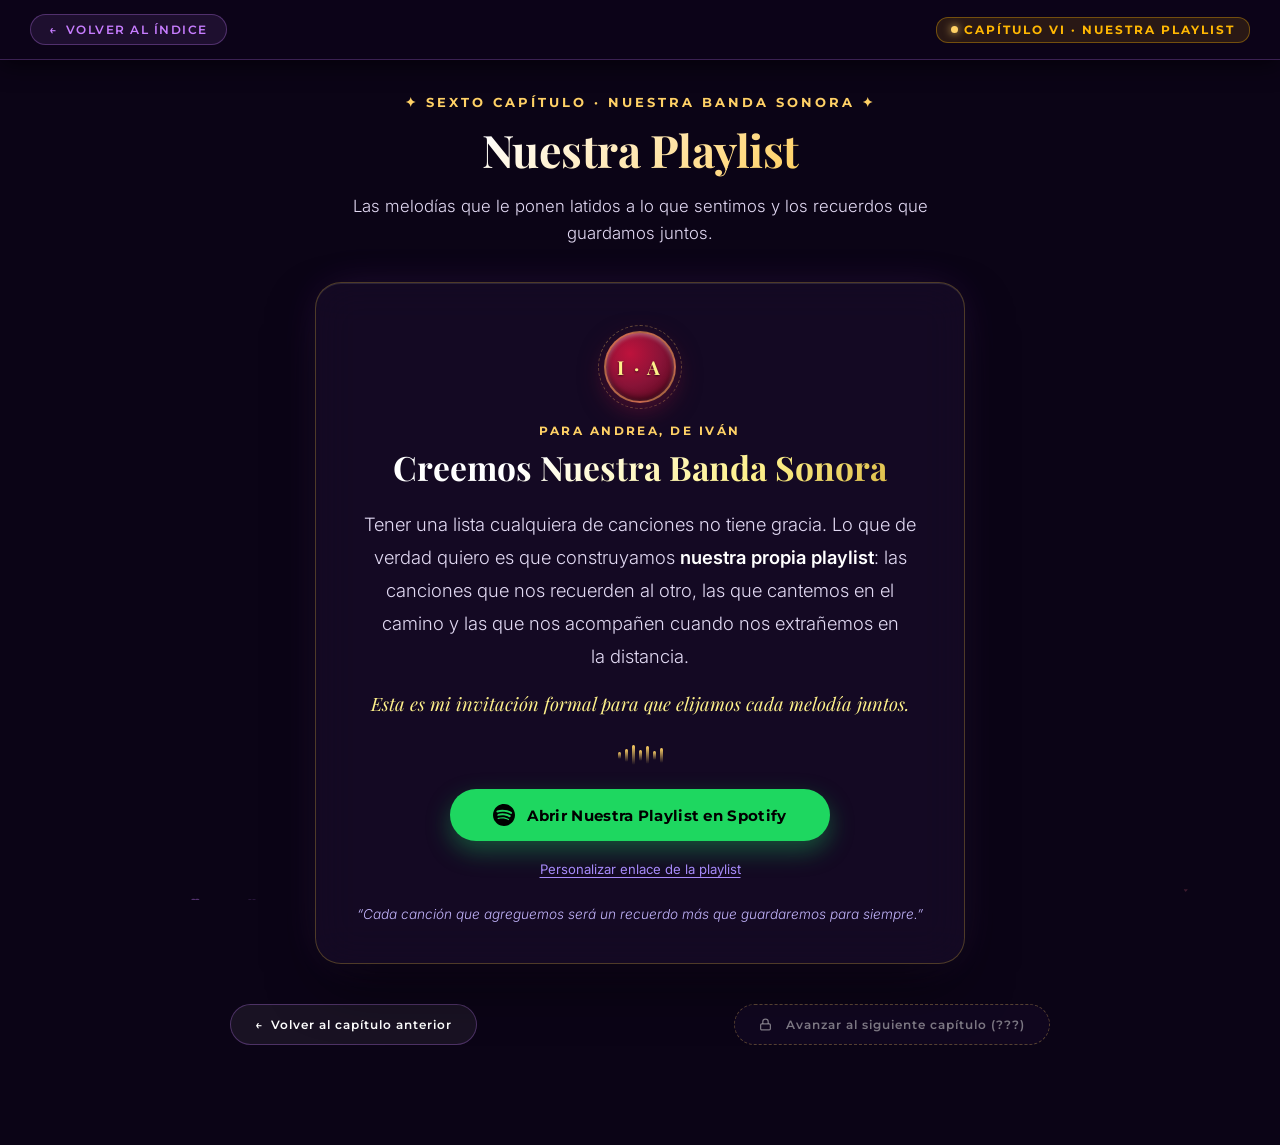
<file: capitulo7.html>
<!DOCTYPE html>
<html lang="es">

<head>
    <meta charset="UTF-8">
    <meta name="viewport" content="width=device-width, initial-scale=1.0">
    <title>Capítulo VI: Nuestra Playlist · Andrea & Iván</title>

    <!-- Google Fonts -->
    <link rel="preconnect" href="https://fonts.googleapis.com">
    <link rel="preconnect" href="https://fonts.gstatic.com" crossorigin>
    <link
        href="https://fonts.googleapis.com/css2?family=Inter:wght@300;400;500;600;700&family=Playfair+Display:ital,wght@0,400;0,600;0,700;1,400;1,600&family=Montserrat:wght@300;400;500;600;700;800&family=Dancing+Script:wght@600;700&family=Caveat:wght@600;700&display=swap"
        rel="stylesheet">

    <link rel="stylesheet" href="styles.css">

    <style>
        body {
            background-color: #0b0416 !important;
            min-height: 100vh;
            color: #ffffff;
            font-family: 'Inter', sans-serif;
            margin: 0;
            padding: 0;
            overflow-x: hidden;
            position: relative;
        }

        #hearts-canvas {
            position: fixed;
            top: 0;
            left: 0;
            width: 100vw;
            height: 100vh;
            pointer-events: none;
            z-index: 1;
        }

        /* Barra de Navegación Estándar */
        .chapter-navbar {
            position: sticky;
            top: 0;
            z-index: 100;
            background: rgba(13, 4, 25, 0.94);
            backdrop-filter: blur(14px);
            -webkit-backdrop-filter: blur(14px);
            border-bottom: 1px solid rgba(199, 125, 255, 0.25);
            padding: 14px 30px;
            display: flex;
            align-items: center;
            justify-content: space-between;
            box-shadow: 0 4px 25px rgba(0, 0, 0, 0.6);
        }

        .nav-back-btn {
            display: inline-flex;
            align-items: center;
            gap: 8px;
            color: var(--secondary-color, #c77dff);
            font-family: 'Montserrat', sans-serif;
            font-size: 0.76rem;
            font-weight: 600;
            letter-spacing: 1.5px;
            text-decoration: none;
            text-transform: uppercase;
            padding: 7px 18px;
            border-radius: 20px;
            background: rgba(199, 125, 255, 0.1);
            border: 1px solid rgba(199, 125, 255, 0.3);
            transition: all 0.25s ease;
        }

        .nav-back-btn:hover {
            background: rgba(199, 125, 255, 0.25);
            color: #ffffff;
            transform: translateX(-3px);
            box-shadow: 0 0 15px rgba(199, 125, 255, 0.4);
        }

        .nav-chapter-badge {
            font-family: 'Montserrat', sans-serif;
            font-size: 0.72rem;
            font-weight: 700;
            letter-spacing: 2px;
            color: var(--accent, #ffd166);
            text-transform: uppercase;
            background: rgba(255, 183, 3, 0.12);
            border: 1px solid rgba(255, 183, 3, 0.35);
            padding: 5px 14px;
            border-radius: 12px;
            display: inline-flex;
            align-items: center;
            gap: 6px;
        }

        .pulse-audio-dot {
            width: 7px;
            height: 7px;
            background: #ffd166;
            border-radius: 50%;
            box-shadow: 0 0 8px #ffd166;
            animation: pulseDot 1.6s infinite ease-in-out;
        }

        @keyframes pulseDot {
            0%, 100% { transform: scale(1); opacity: 1; }
            50% { transform: scale(1.4); opacity: 0.5; }
        }

        /* Contenedor Principal de la Página */
        .music-page-wrapper {
            position: relative;
            z-index: 10;
            max-width: 860px;
            margin: 0 auto;
            padding: 35px 20px 100px;
        }

        /* Cabecera Estándar del Capítulo */
        .music-header-section {
            text-align: center;
            margin-bottom: 35px;
        }

        .music-header-pre {
            font-family: 'Montserrat', sans-serif;
            font-size: 0.8rem;
            font-weight: 700;
            letter-spacing: 3px;
            color: #ffd166;
            text-transform: uppercase;
            display: block;
            margin-bottom: 10px;
        }

        .music-header-title {
            font-family: 'Playfair Display', serif;
            font-size: 2.8rem;
            font-weight: 700;
            background: linear-gradient(135deg, #ffffff 30%, #ffd166 70%, #ff758f 100%);
            -webkit-background-clip: text;
            -webkit-text-fill-color: transparent;
            margin: 0 0 14px 0;
            letter-spacing: -0.5px;
        }

        .music-header-sub {
            font-family: 'Inter', sans-serif;
            font-size: 1.05rem;
            color: #e2d9f3;
            max-width: 620px;
            margin: 0 auto;
            line-height: 1.6;
        }

        /* =========================================================
           EL CUERPO: TARJETA DE INVITACIÓN BREVE A LA PLAYLIST
           ========================================================= */
        .invitation-container {
            display: flex;
            justify-content: center;
            margin: 0 auto 40px;
        }

        .invitation-card {
            width: 100%;
            max-width: 650px;
            background: rgba(22, 11, 38, 0.82);
            border: 1px solid rgba(212, 175, 55, 0.3);
            border-radius: 26px;
            backdrop-filter: blur(20px);
            -webkit-backdrop-filter: blur(20px);
            padding: 3rem 2.5rem 2.25rem;
            position: relative;
            box-shadow:
                0 25px 60px -15px rgba(0, 0, 0, 0.7),
                0 0 45px -10px rgba(168, 85, 247, 0.2),
                inset 0 1px 0 rgba(255, 255, 255, 0.1);
            text-align: center;
            transition: transform 0.3s ease, box-shadow 0.3s ease;
        }

        .invitation-card:hover {
            box-shadow:
                0 30px 70px -15px rgba(0, 0, 0, 0.8),
                0 0 55px -5px rgba(212, 175, 55, 0.25),
                inset 0 1px 0 rgba(255, 255, 255, 0.15);
        }

        /* Sello Monograma I · A */
        .seal-wrapper {
            margin: 0 auto 1.25rem;
            position: relative;
            display: inline-flex;
            align-items: center;
            justify-content: center;
        }

        .seal-disc {
            width: 72px;
            height: 72px;
            border-radius: 50%;
            background: radial-gradient(circle at 35% 30%, #be123c 0%, #881337 50%, #4c0519 100%);
            box-shadow:
                0 8px 24px rgba(136, 19, 55, 0.5),
                inset 0 2px 4px rgba(255, 255, 255, 0.35),
                inset 0 -3px 6px rgba(0, 0, 0, 0.5);
            display: flex;
            align-items: center;
            justify-content: center;
            position: relative;
            border: 2px solid rgba(255, 209, 102, 0.45);
        }

        .seal-monogram {
            font-family: 'Playfair Display', serif;
            font-size: 1.2rem;
            font-weight: 700;
            color: #fef08a;
            letter-spacing: 0.15em;
            text-shadow: 0 1px 2px rgba(0, 0, 0, 0.6);
            user-select: none;
        }

        .seal-ring {
            position: absolute;
            inset: -6px;
            border-radius: 50%;
            border: 1px dashed rgba(255, 209, 102, 0.35);
            animation: spinSlow 30s linear infinite;
        }

        @keyframes spinSlow {
            100% { transform: rotate(360deg); }
        }

        .to-badge {
            font-family: 'Montserrat', sans-serif;
            font-size: 0.78rem;
            text-transform: uppercase;
            letter-spacing: 0.2em;
            color: #ffd166;
            font-weight: 700;
            margin-bottom: 0.6rem;
        }

        .invitation-title {
            font-family: 'Playfair Display', serif;
            font-size: 2.1rem;
            font-weight: 700;
            line-height: 1.2;
            margin-bottom: 1.25rem;
            background: linear-gradient(135deg, #ffffff 30%, #fef08a 70%, #d4af37 100%);
            -webkit-background-clip: text;
            -webkit-text-fill-color: transparent;
        }

        .invitation-body {
            font-family: 'Inter', sans-serif;
            font-size: 1.02rem;
            line-height: 1.75;
            color: #e2d9f3;
            margin-bottom: 1.5rem;
            text-wrap: pretty;
        }

        .invitation-body p {
            margin-bottom: 0.85rem;
        }

        .invitation-body strong {
            color: #ffffff;
            font-weight: 600;
        }

        .invitation-body em {
            font-family: 'Playfair Display', serif;
            font-style: italic;
            color: #fef08a;
        }

        /* Waveform animado */
        .wave-divider {
            display: flex;
            align-items: center;
            justify-content: center;
            gap: 4px;
            height: 20px;
            margin: 1rem 0 1.5rem;
        }

        .wave-bar {
            width: 3px;
            background: linear-gradient(180deg, #ffd166 0%, transparent 100%);
            border-radius: 9999px;
            animation: pulseWave 1.4s ease-in-out infinite alternate;
        }

        .wave-bar:nth-child(1) { height: 7px; animation-delay: 0.1s; }
        .wave-bar:nth-child(2) { height: 13px; animation-delay: 0.25s; }
        .wave-bar:nth-child(3) { height: 20px; animation-delay: 0.4s; }
        .wave-bar:nth-child(4) { height: 11px; animation-delay: 0.15s; }
        .wave-bar:nth-child(5) { height: 18px; animation-delay: 0.35s; }
        .wave-bar:nth-child(6) { height: 9px; animation-delay: 0.05s; }
        .wave-bar:nth-child(7) { height: 15px; animation-delay: 0.3s; }

        @keyframes pulseWave {
            0% { transform: scaleY(0.4); opacity: 0.4; }
            100% { transform: scaleY(1.1); opacity: 1; }
        }

        /* Acciones de Spotify */
        .actions-group {
            display: flex;
            flex-direction: column;
            align-items: center;
            gap: 0.85rem;
            width: 100%;
        }

        .btn-spotify {
            display: inline-flex;
            align-items: center;
            justify-content: center;
            gap: 0.75rem;
            background: #1ed760;
            color: #000000;
            text-decoration: none;
            font-family: 'Montserrat', sans-serif;
            font-size: 0.95rem;
            font-weight: 700;
            letter-spacing: 0.02em;
            padding: 0.95rem 2.25rem;
            border-radius: 9999px;
            box-shadow: 0 10px 25px rgba(30, 215, 96, 0.35);
            transition: all 0.3s cubic-bezier(0.16, 1, 0.3, 1);
            width: 100%;
            max-width: 380px;
        }

        .btn-spotify:hover {
            background: #1fdf64;
            transform: translateY(-2px) scale(1.02);
            box-shadow: 0 14px 30px rgba(30, 215, 96, 0.45);
        }

        .btn-spotify:active {
            transform: translateY(0) scale(0.99);
        }

        .btn-spotify svg {
            width: 22px;
            height: 22px;
            flex-shrink: 0;
        }

        .btn-config {
            background: transparent;
            border: none;
            color: #a78bfa;
            font-family: 'Inter', sans-serif;
            font-size: 0.82rem;
            cursor: pointer;
            text-decoration: underline;
            text-underline-offset: 3px;
            padding: 0.35rem 0.75rem;
            transition: color 0.2s ease;
        }

        .btn-config:hover {
            color: #ffd166;
        }

        .footer-note {
            margin-top: 1.25rem;
            font-size: 0.85rem;
            font-style: italic;
            color: #c4b5fd;
        }

        /* Navegación Inferior Estándar */
        .bottom-navigation {
            margin-top: 40px;
            display: flex;
            align-items: center;
            justify-content: space-between;
            gap: 16px;
        }

        .nav-btn-action {
            font-family: 'Montserrat', sans-serif;
            font-size: 0.78rem;
            font-weight: 600;
            letter-spacing: 1px;
            color: #ffffff;
            text-decoration: none;
            padding: 12px 24px;
            border-radius: 25px;
            background: rgba(255, 255, 255, 0.06);
            border: 1px solid rgba(199, 125, 255, 0.3);
            transition: all 0.25s ease;
            display: inline-flex;
            align-items: center;
            gap: 8px;
        }

        .nav-btn-action:hover {
            background: linear-gradient(135deg, rgba(199, 125, 255, 0.3), rgba(255, 183, 3, 0.3));
            border-color: #ffd166;
            transform: translateY(-2px);
            box-shadow: 0 6px 20px rgba(0, 0, 0, 0.4);
        }

        .nav-btn-action.next-chapter {
            background: linear-gradient(135deg, #9d4edd, #ff758f);
            border-color: transparent;
        }

        .nav-btn-action.next-chapter:hover {
            box-shadow: 0 0 20px rgba(255, 117, 143, 0.5);
            transform: translateY(-2px);
        }

        @media (max-width: 640px) {
            .chapter-navbar {
                padding: 12px 16px;
            }

            .music-header-title {
                font-size: 2.2rem;
            }

            .invitation-card {
                padding: 2.25rem 1.5rem;
                border-radius: 20px;
            }

            .invitation-title {
                font-size: 1.75rem;
            }

            .bottom-navigation {
                flex-direction: column;
            }

            .nav-btn-action {
                width: 100%;
                justify-content: center;
            }
        }
    </style>
</head>

<body>

    <div class="stars"></div>
    <div class="twinkling"></div>
    <canvas id="hearts-canvas"></canvas>

    <!-- Barra de Navegación -->
    <nav class="chapter-navbar">
        <a href="index.html" class="nav-back-btn">
            <span>←</span> Volver al Índice
        </a>
        <span class="nav-chapter-badge">
            <span class="pulse-audio-dot"></span> Capítulo VI · Nuestra Playlist
        </span>
    </nav>

    <!-- Contenedor Principal de Música -->
    <main class="music-page-wrapper">

        <!-- Cabecera del Capítulo -->
        <header class="music-header-section">
            <span class="music-header-pre">✦ SEXTO CAPÍTULO · NUESTRA BANDA SONORA ✦</span>
            <h1 class="music-header-title">Nuestra Playlist</h1>
            <p class="music-header-sub">
                Las melodías que le ponen latidos a lo que sentimos y los recuerdos que guardamos juntos.
            </p>
        </header>

        <!-- EL CUERPO: Invitación Breve -->
        <div class="invitation-container">
            <article class="invitation-card">
                
                <!-- Sello Monograma I · A -->
                <div class="seal-wrapper">
                    <div class="seal-ring"></div>
                    <div class="seal-disc">
                        <span class="seal-monogram">I · A</span>
                    </div>
                </div>

                <!-- Subtítulo -->
                <div class="to-badge">Para Andrea, de Iván</div>

                <!-- Título -->
                <h2 class="invitation-title">Creemos Nuestra Banda Sonora</h2>

                <!-- Texto Íntimo y Breve -->
                <div class="invitation-body">
                    <p>
                        Tener una lista cualquiera de canciones no tiene gracia. Lo que de verdad quiero es que construyamos <strong>nuestra propia playlist</strong>: las canciones que nos recuerden al otro, las que cantemos en el camino y las que nos acompañen cuando nos extrañemos en la distancia.
                    </p>
                    <p>
                        <em>Esta es mi invitación formal para que elijamos cada melodía juntos.</em>
                    </p>
                </div>

                <!-- Divisor Onda Sonora -->
                <div class="wave-divider" aria-hidden="true">
                    <span class="wave-bar"></span>
                    <span class="wave-bar"></span>
                    <span class="wave-bar"></span>
                    <span class="wave-bar"></span>
                    <span class="wave-bar"></span>
                    <span class="wave-bar"></span>
                    <span class="wave-bar"></span>
                </div>

                <!-- Botones de Acción -->
                <div class="actions-group">
                    <a href="https://open.spotify.com" target="_blank" rel="noopener noreferrer" class="btn-spotify" id="spotifyLinkBtn">
                        <svg viewBox="0 0 24 24" fill="currentColor">
                            <path d="M12 0C5.373 0 0 5.373 0 12s5.373 12 12 12 12-5.373 12-12S18.627 0 12 0zm5.497 17.306c-.215.352-.676.463-1.028.248-2.82-1.722-6.37-2.112-10.55-1.157-.402.092-.801-.16-.893-.562-.092-.402.16-.801.562-.893 4.582-1.047 8.513-.604 11.66 1.336.353.215.464.676.249 1.028zm1.467-3.262c-.27.44-.848.578-1.288.308-3.228-1.984-8.15-2.558-11.968-1.4-1.498.455-.49-.168-.945-.66-.168-.492.455-.945.66-1.498 4.368-1.326 9.802-.686 13.493 1.583.44.27.578.848.308 1.288zm.126-3.41c-3.87-2.298-10.257-2.51-13.974-1.38-.593.18-1.222-.153-1.402-.746-.18-.593.153-1.222.746-1.402 4.274-1.298 11.32-1.05 15.777 1.597.533.316.707 1.004.39 1.537-.315.532-1.004.706-1.537.394z"/>
                        </svg>
                        <span>Abrir Nuestra Playlist en Spotify</span>
                    </a>
                    <button type="button" class="btn-config" id="configUrlBtn">
                        Personalizar enlace de la playlist
                    </button>
                </div>

                <p class="footer-note">
                    “Cada canción que agreguemos será un recuerdo más que guardaremos para siempre.”
                </p>

            </article>
        </div>

        <!-- Navegación Inferior entre Capítulos -->
        <div class="bottom-navigation">
            <a href="capitulo6.html" class="nav-btn-action">
                <span>←</span> Volver al capítulo anterior
            </a>
            <a href="capitulo9.html" class="nav-btn-action next-chapter">
                <span>Avanzar al siguiente capítulo</span> <span>→</span>
            </a>
        </div>

    </main>

    <script>
        // Spotify URL Management
        const STORAGE_KEY = 'nuestra_historia_spotify_url';
        const spotifyBtn = document.getElementById('spotifyLinkBtn');
        const configBtn = document.getElementById('configUrlBtn');

        function loadSavedUrl() {
            const saved = localStorage.getItem(STORAGE_KEY);
            if (saved && saved.trim()) {
                spotifyBtn.href = saved.trim();
            }
        }

        // Desbloqueo del Cuarto Dígito (9) al hacer clic en abrir Spotify
        if (spotifyBtn) {
            spotifyBtn.addEventListener('click', () => {
                if (typeof window.unlockClueDigit === 'function') {
                    window.unlockClueDigit(4, '9', 'Capítulo VI: Nuestra Playlist', '¡Abriste nuestra playlist de Spotify! El cuarto y último dígito del candado final es el 9.');
                }
            });
        }

        configBtn.addEventListener('click', () => {
            const current = localStorage.getItem(STORAGE_KEY) || spotifyBtn.href;
            const entered = prompt('Pega aquí el enlace de la playlist colaborativa de Spotify:', current);
            if (entered !== null) {
                const clean = entered.trim();
                if (clean) {
                    localStorage.setItem(STORAGE_KEY, clean);
                    spotifyBtn.href = clean;
                }
            }
        });

        loadSavedUrl();

        // Hearts canvas background
        const canvas = document.getElementById('hearts-canvas');
        if (canvas) {
            const ctx = canvas.getContext('2d');
            let width, height, hearts = [];
            function resize() { width = canvas.width = window.innerWidth; height = canvas.height = window.innerHeight; }
            window.addEventListener('resize', resize);
            resize();
            class Heart {
                constructor() { this.reset(); }
                reset() {
                    this.x = Math.random() * width; this.y = height + Math.random() * 200;
                    this.size = Math.random() * 3 + 1.5; this.speedY = Math.random() * 0.8 + 0.35;
                    this.speedX = (Math.random() - 0.5) * 0.4; this.opacity = Math.random() * 0.45 + 0.15;
                    this.color = Math.random() > 0.5 ? '#ff758f' : '#c77dff';
                }
                update() { this.y -= this.speedY; this.x += this.speedX; if (this.y < -30) this.reset(); }
                draw() {
                    ctx.save(); ctx.globalAlpha = this.opacity; ctx.fillStyle = this.color;
                    ctx.beginPath();
                    const topCurveHeight = this.size * 0.3;
                    ctx.moveTo(this.x, this.y + topCurveHeight);
                    ctx.bezierCurveTo(this.x, this.y, this.x - this.size, this.y, this.x - this.size, this.y + topCurveHeight);
                    ctx.bezierCurveTo(this.x - this.size, this.y + (this.size + topCurveHeight) / 2, this.x, this.y + (this.size + topCurveHeight), this.x, this.y + this.size * 1.5);
                    ctx.bezierCurveTo(this.x, this.y + (this.size + topCurveHeight), this.x + this.size, this.y + (this.size + topCurveHeight) / 2, this.x + this.size, this.y + topCurveHeight);
                    ctx.bezierCurveTo(this.x + this.size, this.y, this.x, this.y, this.x, this.y + topCurveHeight);
                    ctx.closePath(); ctx.fill(); ctx.restore();
                }
            }
            for (let i = 0; i < 35; i++) hearts.push(new Heart());
            function animate() {
                ctx.clearRect(0, 0, width, height);
                for (let i = 0; i < hearts.length; i++) { hearts[i].update(); hearts[i].draw(); }
                requestAnimationFrame(animate);
            }
            animate();
        }

    </script>
    <script src="progress-tracker.js"></script>

</body>

</html>
</file>
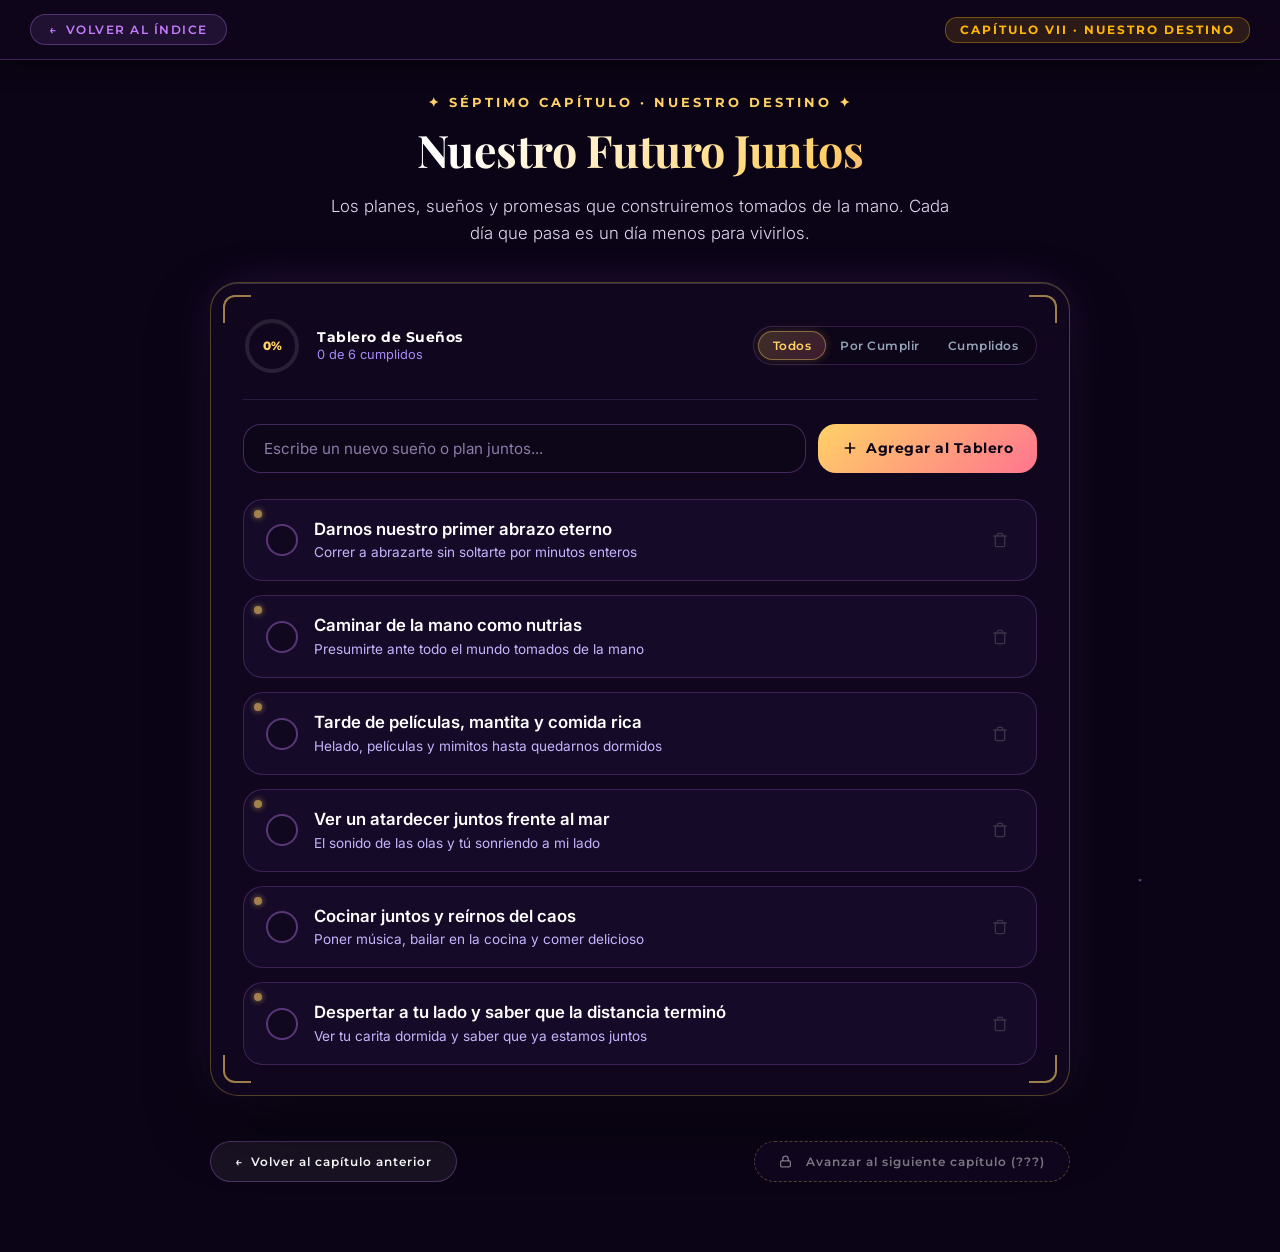
<file: capitulo9.html>
<!DOCTYPE html>
<html lang="es">

<head>
    <meta charset="UTF-8">
    <meta name="viewport" content="width=device-width, initial-scale=1.0">
    <title>Capítulo VII: Nuestro Futuro Juntos · Andrea & Iván</title>

    <!-- Google Fonts -->
    <link rel="preconnect" href="https://fonts.googleapis.com">
    <link rel="preconnect" href="https://fonts.gstatic.com" crossorigin>
    <link
        href="https://fonts.googleapis.com/css2?family=Inter:wght@300;400;500;600;700&family=Playfair+Display:ital,wght@0,400;0,600;0,700;1,400;1,600&family=Montserrat:wght@300;400;500;600;700;800;900&family=Dancing+Script:wght@600;700&family=Caveat:wght@600;700&display=swap"
        rel="stylesheet">

    <link rel="stylesheet" href="styles.css">

    <style>
        body {
            background-color: #0b0416 !important;
            min-height: 100vh;
            color: #ffffff;
            font-family: 'Inter', sans-serif;
            margin: 0;
            padding: 0;
            overflow-x: hidden;
            position: relative;
        }

        #hearts-canvas,
        #confetti-canvas {
            position: fixed;
            top: 0;
            left: 0;
            width: 100vw;
            height: 100vh;
            pointer-events: none;
        }

        #hearts-canvas {
            z-index: 1;
        }

        #confetti-canvas {
            z-index: 200;
        }

        /* Barra de Navegación Estándar */
        .chapter-navbar {
            position: sticky;
            top: 0;
            z-index: 100;
            background: rgba(15, 6, 28, 0.94);
            backdrop-filter: blur(16px);
            -webkit-backdrop-filter: blur(16px);
            border-bottom: 1px solid rgba(199, 125, 255, 0.25);
            padding: 14px 30px;
            display: flex;
            align-items: center;
            justify-content: space-between;
            box-shadow: 0 4px 25px rgba(0, 0, 0, 0.5);
        }

        .nav-back-btn {
            display: inline-flex;
            align-items: center;
            gap: 8px;
            color: var(--secondary-color, #c77dff);
            font-family: 'Montserrat', sans-serif;
            font-size: 0.76rem;
            font-weight: 600;
            letter-spacing: 1.5px;
            text-decoration: none;
            text-transform: uppercase;
            padding: 7px 18px;
            border-radius: 20px;
            background: rgba(199, 125, 255, 0.1);
            border: 1px solid rgba(199, 125, 255, 0.3);
            transition: all 0.25s ease;
        }

        .nav-back-btn:hover {
            background: rgba(199, 125, 255, 0.25);
            color: #ffffff;
            transform: translateX(-3px);
            box-shadow: 0 0 15px rgba(199, 125, 255, 0.4);
        }

        .nav-chapter-badge {
            font-family: 'Montserrat', sans-serif;
            font-size: 0.72rem;
            font-weight: 700;
            letter-spacing: 2px;
            color: var(--accent, #ffd166);
            text-transform: uppercase;
            background: rgba(255, 183, 3, 0.12);
            border: 1px solid rgba(255, 183, 3, 0.35);
            padding: 5px 14px;
            border-radius: 12px;
        }

        /* Contenedor Principal */
        .future-wrapper {
            position: relative;
            z-index: 10;
            max-width: 900px;
            margin: 35px auto 70px auto;
            padding: 0 20px;
        }

        /* Cabecera del Capítulo */
        .future-header {
            text-align: center;
            margin-bottom: 35px;
        }

        .future-pre {
            font-family: 'Montserrat', sans-serif;
            font-size: 0.8rem;
            font-weight: 700;
            letter-spacing: 3px;
            color: #ffd166;
            text-transform: uppercase;
            display: block;
            margin-bottom: 10px;
        }

        .future-title {
            font-family: 'Playfair Display', serif;
            font-size: 2.8rem;
            font-weight: 700;
            background: linear-gradient(135deg, #ffffff 30%, #ffd166 70%, #ff758f 100%);
            -webkit-background-clip: text;
            -webkit-text-fill-color: transparent;
            margin: 0 0 14px 0;
            letter-spacing: -0.5px;
        }

        .future-sub {
            font-family: 'Inter', sans-serif;
            font-size: 1.05rem;
            color: #e2d9f3;
            max-width: 620px;
            margin: 0 auto;
            line-height: 1.6;
        }

        /* =========================================================
           TABLERO DE DESTINO & SUEÑOS (VISION BOARD ÚNICO)
           ========================================================= */
        .vision-board-frame {
            background: rgba(18, 9, 32, 0.88);
            border: 1px solid rgba(212, 175, 55, 0.35);
            border-radius: 28px;
            backdrop-filter: blur(24px);
            -webkit-backdrop-filter: blur(24px);
            padding: 34px 32px 30px;
            position: relative;
            box-shadow:
                0 30px 70px -15px rgba(0, 0, 0, 0.8),
                0 0 50px -10px rgba(168, 85, 247, 0.25),
                inset 0 1px 0 rgba(255, 255, 255, 0.15);
            overflow: hidden;
        }

        /* Decoraciones de Esquinas Doradas */
        .board-corner {
            position: absolute;
            width: 28px;
            height: 28px;
            border-color: rgba(255, 209, 102, 0.6);
            border-style: solid;
            pointer-events: none;
        }

        .corner-tl { top: 12px; left: 12px; border-width: 2px 0 0 2px; border-top-left-radius: 12px; }
        .corner-tr { top: 12px; right: 12px; border-width: 2px 2px 0 0; border-top-right-radius: 12px; }
        .corner-bl { bottom: 12px; left: 12px; border-width: 0 0 2px 2px; border-bottom-left-radius: 12px; }
        .corner-br { bottom: 12px; right: 12px; border-width: 0 2px 2px 0; border-bottom-right-radius: 12px; }

        /* HUD Superior: Progreso Circular + Filtros */
        .board-hud-panel {
            display: flex;
            align-items: center;
            justify-content: space-between;
            flex-wrap: wrap;
            gap: 20px;
            padding-bottom: 24px;
            margin-bottom: 24px;
            border-bottom: 1px solid rgba(199, 125, 255, 0.15);
        }

        .progress-circle-widget {
            display: flex;
            align-items: center;
            gap: 16px;
        }

        .progress-ring-wrap {
            position: relative;
            width: 58px;
            height: 58px;
            flex-shrink: 0;
        }

        .progress-ring-svg {
            transform: rotate(-90deg);
            width: 58px;
            height: 58px;
        }

        .progress-ring-bg {
            stroke: rgba(255, 255, 255, 0.1);
        }

        .progress-ring-circle {
            stroke: url(#goldPinkGradient);
            stroke-dasharray: 157;
            stroke-dashoffset: 157;
            transition: stroke-dashoffset 0.6s cubic-bezier(0.16, 1, 0.3, 1);
            stroke-linecap: round;
        }

        .progress-ring-percent {
            position: absolute;
            inset: 0;
            display: flex;
            align-items: center;
            justify-content: center;
            font-family: 'Montserrat', sans-serif;
            font-size: 0.76rem;
            font-weight: 800;
            color: #ffd166;
        }

        .progress-text-info {
            display: flex;
            flex-direction: column;
        }

        .progress-title-label {
            font-family: 'Montserrat', sans-serif;
            font-size: 0.85rem;
            font-weight: 700;
            color: #ffffff;
            letter-spacing: 0.5px;
        }

        .progress-sub-count {
            font-size: 0.8rem;
            color: #a78bfa;
            margin-top: 2px;
        }

        /* Pestañas de Filtro */
        .board-filter-tabs {
            display: inline-flex;
            background: rgba(13, 5, 24, 0.7);
            padding: 4px;
            border-radius: 999px;
            border: 1px solid rgba(199, 125, 255, 0.2);
        }

        .filter-tab-btn {
            background: transparent;
            border: none;
            color: #94a3b8;
            font-family: 'Montserrat', sans-serif;
            font-size: 0.75rem;
            font-weight: 600;
            letter-spacing: 0.5px;
            padding: 6px 14px;
            border-radius: 999px;
            cursor: pointer;
            transition: all 0.25s ease;
        }

        .filter-tab-btn:hover {
            color: #ffffff;
        }

        .filter-tab-btn.active {
            background: linear-gradient(135deg, rgba(255, 209, 102, 0.2), rgba(255, 117, 143, 0.2));
            color: #ffd166;
            border: 1px solid rgba(255, 209, 102, 0.4);
            box-shadow: 0 0 10px rgba(255, 209, 102, 0.2);
        }

        /* Barra para Agregar Nuevos Sueños */
        .add-dream-bar {
            display: flex;
            gap: 12px;
            margin-bottom: 26px;
        }

        .add-dream-input {
            flex: 1;
            background: rgba(13, 5, 24, 0.7);
            border: 1px solid rgba(199, 125, 255, 0.3);
            border-radius: 18px;
            padding: 14px 20px;
            color: #ffffff;
            font-family: 'Inter', sans-serif;
            font-size: 0.95rem;
            outline: none;
            transition: all 0.25s ease;
        }

        .add-dream-input::placeholder {
            color: #8b7ca8;
        }

        .add-dream-input:focus {
            border-color: #ffd166;
            background: rgba(13, 5, 24, 0.95);
            box-shadow: 0 0 18px rgba(255, 209, 102, 0.25);
        }

        .add-dream-btn {
            background: linear-gradient(135deg, #ffd166, #ff758f);
            color: #0b0416;
            font-family: 'Montserrat', sans-serif;
            font-size: 0.85rem;
            font-weight: 700;
            letter-spacing: 0.5px;
            padding: 0 24px;
            border: none;
            border-radius: 18px;
            cursor: pointer;
            display: inline-flex;
            align-items: center;
            gap: 8px;
            transition: all 0.25s cubic-bezier(0.16, 1, 0.3, 1);
            white-space: nowrap;
        }

        .add-dream-btn:hover {
            transform: translateY(-2px);
            box-shadow: 0 8px 20px rgba(255, 117, 143, 0.4);
        }

        .add-dream-btn:active {
            transform: translateY(0);
        }

        /* Lista de Placas de Sueños */
        .dreams-board-grid {
            display: flex;
            flex-direction: column;
            gap: 14px;
        }

        /* Cada Placa de Sueño */
        .dream-plaque {
            background: rgba(28, 14, 48, 0.55);
            border: 1px solid rgba(199, 125, 255, 0.22);
            border-radius: 20px;
            padding: 18px 22px;
            display: flex;
            align-items: center;
            gap: 16px;
            position: relative;
            cursor: pointer;
            user-select: none;
            transition: all 0.3s cubic-bezier(0.16, 1, 0.3, 1);
            overflow: hidden;
        }

        .dream-plaque:hover {
            background: rgba(36, 18, 62, 0.8);
            border-color: rgba(255, 209, 102, 0.45);
            transform: translateX(4px);
            box-shadow: 0 8px 25px rgba(0, 0, 0, 0.4);
        }

        /* Pin Dorado de Destino */
        .plaque-pin {
            width: 8px;
            height: 8px;
            background: #ffd166;
            border-radius: 50%;
            box-shadow: 0 0 6px #ffd166;
            position: absolute;
            top: 10px;
            left: 10px;
            opacity: 0.6;
            transition: opacity 0.2s;
        }

        .dream-plaque:hover .plaque-pin {
            opacity: 1;
        }

        /* Checkbox circular interactivo */
        .plaque-checkbox {
            width: 32px;
            height: 32px;
            border-radius: 50%;
            border: 2px solid rgba(199, 125, 255, 0.4);
            display: flex;
            align-items: center;
            justify-content: center;
            flex-shrink: 0;
            color: transparent;
            transition: all 0.25s ease;
            background: rgba(0, 0, 0, 0.2);
        }

        .dream-plaque:hover .plaque-checkbox {
            border-color: #ffd166;
        }

        .plaque-checkbox svg {
            width: 16px;
            height: 16px;
        }

        /* Contenido del sueño */
        .plaque-body {
            flex: 1;
            min-width: 0;
            z-index: 2;
        }

        .plaque-title {
            font-size: 1.05rem;
            font-weight: 600;
            color: #ffffff;
            margin-bottom: 3px;
            line-height: 1.35;
            transition: all 0.25s ease;
        }

        .plaque-desc {
            font-size: 0.85rem;
            color: #c4b5fd;
            line-height: 1.4;
            transition: color 0.25s ease;
        }

        /* Sello Dinámico "CUMPLIDO" */
        .passport-stamp-badge {
            display: none;
            position: absolute;
            right: 55px;
            top: 50%;
            transform: translateY(-50%) rotate(-10deg);
            border: 2px solid #34d399;
            color: #34d399;
            font-family: 'Montserrat', sans-serif;
            font-size: 0.72rem;
            font-weight: 900;
            letter-spacing: 2.5px;
            text-transform: uppercase;
            padding: 4px 12px;
            border-radius: 8px;
            background: rgba(6, 78, 59, 0.35);
            box-shadow: 0 0 15px rgba(52, 211, 153, 0.35);
            pointer-events: none;
            z-index: 3;
            animation: stampPop 0.4s cubic-bezier(0.175, 0.885, 0.32, 1.275);
        }

        @keyframes stampPop {
            0% { transform: translateY(-50%) rotate(-25deg) scale(2); opacity: 0; }
            100% { transform: translateY(-50%) rotate(-10deg) scale(1); opacity: 1; }
        }

        /* Estado Cumplido */
        .dream-plaque.completed {
            background: rgba(16, 38, 30, 0.6);
            border-color: rgba(52, 211, 153, 0.4);
        }

        .dream-plaque.completed .plaque-checkbox {
            background: linear-gradient(135deg, #34d399, #059669);
            border-color: #34d399;
            color: #ffffff;
            box-shadow: 0 0 14px rgba(52, 211, 153, 0.5);
        }

        .dream-plaque.completed .plaque-title {
            text-decoration: line-through;
            color: #94a3b8;
        }

        .dream-plaque.completed .plaque-desc {
            color: #64748b;
        }

        .dream-plaque.completed .passport-stamp-badge {
            display: block;
        }

        /* Botón Eliminar Placa */
        .plaque-delete-btn {
            background: transparent;
            border: none;
            color: #71717a;
            padding: 6px;
            border-radius: 8px;
            cursor: pointer;
            opacity: 0.4;
            transition: all 0.2s ease;
            display: flex;
            align-items: center;
            justify-content: center;
            z-index: 4;
        }

        .dream-plaque:hover .plaque-delete-btn {
            opacity: 1;
        }

        .plaque-delete-btn:hover {
            color: #ef4444;
            background: rgba(239, 68, 68, 0.15);
        }

        .plaque-delete-btn svg {
            width: 16px;
            height: 16px;
        }

        /* Estado Vacío de Filtro */
        .empty-filter-msg {
            text-align: center;
            padding: 40px 10px;
            color: #94a3b8;
            font-style: italic;
            display: none;
        }

        /* Navegación Inferior Estándar */
        .bottom-navigation {
            margin-top: 45px;
            display: flex;
            align-items: center;
            justify-content: space-between;
            gap: 16px;
        }

        .nav-btn-action {
            font-family: 'Montserrat', sans-serif;
            font-size: 0.78rem;
            font-weight: 600;
            letter-spacing: 1px;
            color: #ffffff;
            text-decoration: none;
            padding: 12px 24px;
            border-radius: 25px;
            background: rgba(255, 255, 255, 0.06);
            border: 1px solid rgba(199, 125, 255, 0.3);
            transition: all 0.25s ease;
            display: inline-flex;
            align-items: center;
            gap: 8px;
        }

        .nav-btn-action:hover {
            background: linear-gradient(135deg, rgba(199, 125, 255, 0.3), rgba(255, 183, 3, 0.3));
            border-color: #ffd166;
            transform: translateY(-2px);
            box-shadow: 0 6px 20px rgba(0, 0, 0, 0.4);
        }

        .nav-btn-action.next-chapter {
            background: linear-gradient(135deg, #9d4edd, #ff758f);
            border-color: transparent;
        }

        .nav-btn-action.next-chapter:hover {
            box-shadow: 0 0 20px rgba(255, 117, 143, 0.5);
            transform: translateY(-2px);
        }

        @media (max-width: 700px) {
            .chapter-navbar {
                padding: 12px 16px;
            }

            .future-title {
                font-size: 2.2rem;
            }

            .vision-board-frame {
                padding: 24px 18px 20px;
                border-radius: 20px;
            }

            .board-hud-panel {
                flex-direction: column;
                align-items: flex-start;
            }

            .add-dream-bar {
                flex-direction: column;
            }

            .add-dream-btn {
                padding: 12px;
                justify-content: center;
            }

            .passport-stamp-badge {
                right: 42px;
                font-size: 0.65rem;
                padding: 3px 8px;
            }

            .bottom-navigation {
                flex-direction: column;
            }

            .nav-btn-action {
                width: 100%;
                justify-content: center;
            }
        }
    </style>
</head>

<body>

    <div class="stars"></div>
    <div class="twinkling"></div>
    <canvas id="hearts-canvas"></canvas>
    <canvas id="confetti-canvas"></canvas>

    <!-- Barra de Navegación -->
    <nav class="chapter-navbar">
        <a href="index.html" class="nav-back-btn">
            <span>←</span> Volver al Índice
        </a>
        <span class="nav-chapter-badge">Capítulo VII · Nuestro Destino</span>
    </nav>

    <!-- Contenedor Principal -->
    <main class="future-wrapper">

        <!-- Cabecera del Capítulo -->
        <header class="future-header">
            <span class="future-pre">✦ SÉPTIMO CAPÍTULO · NUESTRO DESTINO ✦</span>
            <h1 class="future-title">Nuestro Futuro Juntos</h1>
            <p class="future-sub">
                Los planes, sueños y promesas que construiremos tomados de la mano. Cada día que pasa es un día menos para vivirlos.
            </p>
        </header>

        <!-- CUERPO: TABLERO DE DESTINO & SUEÑOS (VISION BOARD) -->
        <section class="vision-board-frame">
            
            <!-- Esquinas Doradas -->
            <div class="board-corner corner-tl"></div>
            <div class="board-corner corner-tr"></div>
            <div class="board-corner corner-bl"></div>
            <div class="board-corner corner-br"></div>

            <!-- HUD de Progreso y Filtros -->
            <div class="board-hud-panel">
                
                <!-- Widget de Progreso Circular -->
                <div class="progress-circle-widget">
                    <div class="progress-ring-wrap">
                        <svg class="progress-ring-svg">
                            <defs>
                                <linearGradient id="goldPinkGradient" x1="0%" y1="0%" x2="100%" y2="100%">
                                    <stop offset="0%" stop-color="#ffd166" />
                                    <stop offset="100%" stop-color="#34d399" />
                                </linearGradient>
                            </defs>
                            <circle class="progress-ring-bg" cx="29" cy="29" r="25" stroke-width="4" fill="transparent"/>
                            <circle class="progress-ring-circle" id="progressRingCircle" cx="29" cy="29" r="25" stroke-width="4" fill="transparent"/>
                        </svg>
                        <span class="progress-ring-percent" id="progressPercent">0%</span>
                    </div>
                    <div class="progress-text-info">
                        <span class="progress-title-label">Tablero de Sueños</span>
                        <span class="progress-sub-count" id="progressCountLabel">0 de 6 cumplidos</span>
                    </div>
                </div>

                <!-- Pestañas de Filtro -->
                <div class="board-filter-tabs">
                    <button type="button" class="filter-tab-btn active" onclick="setFilter('all')">Todos</button>
                    <button type="button" class="filter-tab-btn" onclick="setFilter('pending')">Por Cumplir</button>
                    <button type="button" class="filter-tab-btn" onclick="setFilter('completed')">Cumplidos</button>
                </div>

            </div>

            <!-- Barra para Agregar un Nuevo Sueño -->
            <form class="add-dream-bar" id="addDreamForm" onsubmit="handleAddDream(event)">
                <input
                    type="text"
                    id="newDreamInput"
                    class="add-dream-input"
                    placeholder="Escribe un nuevo sueño o plan juntos..."
                    autocomplete="off"
                    maxlength="120"
                    required
                >
                <button type="submit" class="add-dream-btn">
                    <svg width="16" height="16" viewBox="0 0 24 24" fill="none" stroke="currentColor" stroke-width="2.5" stroke-linecap="round" stroke-linejoin="round"><line x1="12" y1="5" x2="12" y2="19"></line><line x1="5" y1="12" x2="19" y2="12"></line></svg>
                    <span>Agregar al Tablero</span>
                </button>
            </form>

            <!-- Lista de Placas de Sueños -->
            <div class="dreams-board-grid" id="dreamsGrid">
                <!-- Se inyectan dinámicamente -->
            </div>

            <div class="empty-filter-msg" id="emptyFilterMsg">
                No hay planes para mostrar en esta categoría.
            </div>

        </section>

        <!-- Navegación Inferior entre Capítulos -->
        <div class="bottom-navigation">
            <a href="capitulo7.html" class="nav-btn-action">
                <span>←</span> Volver al capítulo anterior
            </a>
            <a href="capitulo10.html" class="nav-btn-action next-chapter">
                <span>Avanzar al siguiente capítulo</span> <span>→</span>
            </a>
        </div>

    </main>

    <script>
        /* =========================================================
           GESTIÓN DEL TABLERO DE SUEÑOS
           ========================================================= */
        const STORAGE_KEY = 'nuestra_historia_futuro_ideas';

        const DEFAULT_DREAMS = [
            {
                id: 'dream-1',
                title: 'Darnos nuestro primer abrazo eterno',
                desc: 'Correr a abrazarte sin soltarte por minutos enteros',
                completed: false
            },
            {
                id: 'dream-2',
                title: 'Caminar de la mano como nutrias',
                desc: 'Presumirte ante todo el mundo tomados de la mano',
                completed: false
            },
            {
                id: 'dream-3',
                title: 'Tarde de películas, mantita y comida rica',
                desc: 'Helado, películas y mimitos hasta quedarnos dormidos',
                completed: false
            },
            {
                id: 'dream-4',
                title: 'Ver un atardecer juntos frente al mar',
                desc: 'El sonido de las olas y tú sonriendo a mi lado',
                completed: false
            },
            {
                id: 'dream-5',
                title: 'Cocinar juntos y reírnos del caos',
                desc: 'Poner música, bailar en la cocina y comer delicioso',
                completed: false
            },
            {
                id: 'dream-6',
                title: 'Despertar a tu lado y saber que la distancia terminó',
                desc: 'Ver tu carita dormida y saber que ya estamos juntos',
                completed: false
            }
        ];

        let dreams = [];
        let currentFilter = 'all'; // 'all' | 'pending' | 'completed'

        function loadDreams() {
            try {
                const saved = localStorage.getItem(STORAGE_KEY);
                if (saved) {
                    const parsed = JSON.parse(saved);
                    dreams = parsed.map(item => ({
                        id: item.id || ('dream-' + Math.random()),
                        title: item.title,
                        desc: item.desc || item.subtitle || 'Plan de Iván & Andrea',
                        completed: !!item.completed
                    }));
                } else {
                    dreams = [...DEFAULT_DREAMS];
                    saveDreams();
                }
            } catch (e) {
                console.error(e);
                dreams = [...DEFAULT_DREAMS];
            }
            renderBoard();
        }

        function saveDreams() {
            localStorage.setItem(STORAGE_KEY, JSON.stringify(dreams));
        }

        function setFilter(filter) {
            currentFilter = filter;
            document.querySelectorAll('.filter-tab-btn').forEach(btn => {
                btn.classList.toggle('active', btn.getAttribute('onclick').includes(filter));
            });
            renderBoard();
        }

        function renderBoard() {
            const grid = document.getElementById('dreamsGrid');
            const emptyMsg = document.getElementById('emptyFilterMsg');
            const ringCircle = document.getElementById('progressRingCircle');
            const percentLabel = document.getElementById('progressPercent');
            const countLabel = document.getElementById('progressCountLabel');

            grid.innerHTML = '';

            const total = dreams.length;
            const completedCount = dreams.filter(d => d.completed).length;

            // Actualizar Progress Ring
            const circumference = 2 * Math.PI * 25; // ~157.08
            const pct = total > 0 ? Math.round((completedCount / total) * 100) : 0;
            const offset = circumference - (pct / 100) * circumference;
            ringCircle.style.strokeDashoffset = offset;
            percentLabel.textContent = pct + '%';
            countLabel.textContent = `${completedCount} de ${total} cumplidos`;

            // Filtrar elementos
            let filtered = dreams;
            if (currentFilter === 'pending') {
                filtered = dreams.filter(d => !d.completed);
            } else if (currentFilter === 'completed') {
                filtered = dreams.filter(d => d.completed);
            }

            if (filtered.length === 0) {
                emptyMsg.style.display = 'block';
            } else {
                emptyMsg.style.display = 'none';
            }

            filtered.forEach(dream => {
                const plaque = document.createElement('article');
                plaque.className = 'dream-plaque' + (dream.completed ? ' completed' : '');
                plaque.id = 'plaque-' + dream.id;

                plaque.innerHTML = `
                    <div class="plaque-pin"></div>
                    <div class="plaque-checkbox" aria-label="Tachar o marcar plan">
                        <svg viewBox="0 0 24 24" fill="none" stroke="currentColor" stroke-width="3" stroke-linecap="round" stroke-linejoin="round"><polyline points="20 6 9 17 4 12"></polyline></svg>
                    </div>
                    <div class="plaque-body">
                        <div class="plaque-title">${escapeHTML(dream.title)}</div>
                        <div class="plaque-desc">${escapeHTML(dream.desc)}</div>
                    </div>
                    <div class="passport-stamp-badge">CUMPLIDO</div>
                    <button type="button" class="plaque-delete-btn" aria-label="Eliminar plan" onclick="handleDeleteDream(event, '${dream.id}')">
                        <svg viewBox="0 0 24 24" fill="none" stroke="currentColor" stroke-width="2" stroke-linecap="round" stroke-linejoin="round"><polyline points="3 6 5 6 21 6"></polyline><path d="M19 6v14a2 2 0 0 1-2 2H7a2 2 0 0 1-2-2V6m3 0V4a2 2 0 0 1 2-2h4a2 2 0 0 1 2 2v2"></path></svg>
                    </button>
                `;

                plaque.addEventListener('click', (e) => {
                    if (e.target.closest('.plaque-delete-btn')) return;
                    toggleDreamStatus(dream.id);
                });

                grid.appendChild(plaque);
            });
        }

        function toggleDreamStatus(id) {
            const dream = dreams.find(d => d.id === id);
            if (!dream) return;

            dream.completed = !dream.completed;
            saveDreams();
            renderBoard();

            if (typeof window.unlockNextChapter === 'function') {
                window.unlockNextChapter(8);
            }

            if (dream.completed) {
                triggerConfetti();
            }
        }

        function handleAddDream(e) {
            e.preventDefault();
            const input = document.getElementById('newDreamInput');
            const text = input.value.trim();
            if (!text) return;

            const newDream = {
                id: 'dream-' + Date.now(),
                title: text,
                desc: 'Agregado con amor a nuestro destino',
                completed: false
            };

            dreams.unshift(newDream);
            saveDreams();
            renderBoard();
            input.value = '';
        }

        function handleDeleteDream(e, id) {
            e.stopPropagation();
            dreams = dreams.filter(d => d.id !== id);
            saveDreams();
            renderBoard();
        }

        function escapeHTML(str) {
            return str.replace(/[&<>'"]/g,
                tag => ({ '&': '&amp;', '<': '&lt;', '>': '&gt;', "'": '&#39;', '"': '&quot;' }[tag] || tag)
            );
        }

        document.addEventListener('DOMContentLoaded', loadDreams);

        /* =========================================================
           CONFETI DE CELEBRACIÓN
           ========================================================= */
        const ccanvas = document.getElementById('confetti-canvas');
        const cctx = ccanvas ? ccanvas.getContext('2d') : null;
        let cWidth, cHeight, confettiPieces = [];

        function resizeConfetti() {
            if (!ccanvas) return;
            cWidth = ccanvas.width = window.innerWidth;
            cHeight = ccanvas.height = window.innerHeight;
        }
        window.addEventListener('resize', resizeConfetti);
        resizeConfetti();

        function triggerConfetti() {
            if (!cctx) return;
            confettiPieces = [];
            const colors = ['#ff758f', '#ffd166', '#c77dff', '#34d399', '#ffffff'];
            for (let i = 0; i < 80; i++) {
                confettiPieces.push({
                    x: cWidth / 2,
                    y: cHeight / 3,
                    vx: (Math.random() - 0.5) * 15,
                    vy: (Math.random() - 0.5) * 15 - 3,
                    size: Math.random() * 8 + 4,
                    color: colors[Math.floor(Math.random() * colors.length)],
                    rot: Math.random() * 360,
                    rotSpeed: (Math.random() - 0.5) * 10,
                    opacity: 1
                });
            }
            animateConfetti();
        }

        function animateConfetti() {
            if (confettiPieces.length === 0) return;
            cctx.clearRect(0, 0, cWidth, cHeight);
            for (let i = confettiPieces.length - 1; i >= 0; i--) {
                const p = confettiPieces[i];
                p.x += p.vx;
                p.y += p.vy;
                p.vy += 0.28;
                p.rot += p.rotSpeed;
                p.opacity -= 0.012;

                if (p.opacity <= 0 || p.y > cHeight) {
                    confettiPieces.splice(i, 1);
                    continue;
                }

                cctx.save();
                cctx.globalAlpha = p.opacity;
                cctx.translate(p.x, p.y);
                cctx.rotate(p.rot * Math.PI / 180);
                cctx.fillStyle = p.color;
                cctx.fillRect(-p.size / 2, -p.size / 2, p.size, p.size);
                cctx.restore();
            }
            if (confettiPieces.length > 0) {
                requestAnimationFrame(animateConfetti);
            } else {
                cctx.clearRect(0, 0, cWidth, cHeight);
            }
        }

        /* =========================================================
           FONDO DE CORAZONES FLOTANTES
           ========================================================= */
        const canvas = document.getElementById('hearts-canvas');
        if (canvas) {
            const ctx = canvas.getContext('2d');
            let width, height, hearts = [];
            function resize() { width = canvas.width = window.innerWidth; height = canvas.height = window.innerHeight; }
            window.addEventListener('resize', resize);
            resize();
            class Heart {
                constructor() { this.reset(); }
                reset() {
                    this.x = Math.random() * width; this.y = height + Math.random() * 200;
                    this.size = Math.random() * 3 + 1.5; this.speedY = Math.random() * 0.8 + 0.35;
                    this.speedX = (Math.random() - 0.5) * 0.4; this.opacity = Math.random() * 0.45 + 0.15;
                    this.color = Math.random() > 0.5 ? '#ff758f' : '#c77dff';
                }
                update() { this.y -= this.speedY; this.x += this.speedX; if (this.y < -30) this.reset(); }
                draw() {
                    ctx.save(); ctx.globalAlpha = this.opacity; ctx.fillStyle = this.color;
                    ctx.beginPath();
                    const topCurveHeight = this.size * 0.3;
                    ctx.moveTo(this.x, this.y + topCurveHeight);
                    ctx.bezierCurveTo(this.x, this.y, this.x - this.size, this.y, this.x - this.size, this.y + topCurveHeight);
                    ctx.bezierCurveTo(this.x - this.size, this.y + (this.size + topCurveHeight) / 2, this.x, this.y + (this.size + topCurveHeight), this.x, this.y + this.size * 1.5);
                    ctx.bezierCurveTo(this.x, this.y + (this.size + topCurveHeight), this.x + this.size, this.y + (this.size + topCurveHeight) / 2, this.x + this.size, this.y + topCurveHeight);
                    ctx.bezierCurveTo(this.x + this.size, this.y, this.x, this.y, this.x, this.y + topCurveHeight);
                    ctx.closePath(); ctx.fill(); ctx.restore();
                }
            }
            for (let i = 0; i < 35; i++) hearts.push(new Heart());
            function animate() {
                ctx.clearRect(0, 0, width, height);
                for (let i = 0; i < hearts.length; i++) { hearts[i].update(); hearts[i].draw(); }
                requestAnimationFrame(animate);
            }
            animate();
        }

    </script>
    <script src="progress-tracker.js"></script>

</body>

</html>
</file>
<file: styles.css>
@import url('https://fonts.googleapis.com/css2?family=Inter:wght@300;400;600&family=Playfair+Display:ital,wght@0,400;0,700;1,400&family=Montserrat:wght@300;500&display=swap');

/* =========================================================
   0. ANIMACIÓN DE APERTURA: COLLAGE TOTAL 100% COBERTURA (60 FPS)
   ========================================================= */
.intro-curtain {
    position: fixed;
    top: 0;
    left: 0;
    width: 100vw;
    height: 100vh;
    z-index: 99999;
    background: transparent;
    overflow: hidden;
    pointer-events: auto;
    cursor: pointer;
    transition: opacity 0.6s ease, visibility 0.6s ease;
}

.intro-curtain.hide {
    opacity: 0;
    visibility: hidden;
    pointer-events: none;
}

/* Escenario de Collage que llena el 100% de la pantalla sin huecos */
.torn-collage-stage {
    position: absolute;
    top: 0;
    left: 0;
    width: 100vw;
    height: 100vh;
    overflow: hidden;
    pointer-events: none;
}

/* Pieza de Foto en Papel Rasgado & Vintage (Acelerado por GPU) */
.torn-piece {
    position: absolute;
    background: #f4eee1;
    padding: 10px 10px 18px 10px;
    box-sizing: border-box;
    display: flex;
    flex-direction: column;
    box-shadow: 0 12px 30px rgba(0, 0, 0, 0.7);
    transition: transform 1.1s cubic-bezier(0.2, 0.9, 0.3, 1), opacity 0.8s ease;
    will-change: transform, opacity;
    transform-origin: center center;
}

.piece-img-box {
    width: 100%;
    flex-grow: 1;
    overflow: hidden;
    position: relative;
    border-radius: 2px;
    background: #000;
}

.piece-img-box img {
    width: 100%;
    height: 100%;
    object-fit: cover;
    filter: contrast(1.05) saturate(1.08);
}

/* =========================================================
   FORMAS VARIADAS & COBERTURA TOTAL (7 PIEZAS PORTADA 100%)
   ========================================================= */

/* Pieza 1: Superior Izquierda (Minecraft & Anime - Horizontal) */
.piece-1 {
    top: -4vh;
    left: -4vw;
    width: 55vw;
    height: 48vh;
    transform: translate3d(0, 0, 0) rotate(-3deg);
    z-index: 1;
    clip-path: polygon(0% 0%, 100% 0%, 98% 25%, 100% 50%, 98.5% 75%, 100% 100%,
            80% 98%, 60% 100%, 40% 98.5%, 20% 100%, 0% 98%);
}

/* Pieza 2: Superior Derecha (Crayon & Anime Marco - Horizontal) */
.piece-2 {
    top: -4vh;
    right: -4vw;
    width: 55vw;
    height: 48vh;
    transform: translate3d(0, 0, 0) rotate(3.5deg);
    z-index: 2;
    clip-path: polygon(0% 0%, 100% 0%, 100% 100%,
            75% 98.5%, 50% 100%, 25% 98%, 0% 100%,
            2.5% 70%, 0% 40%, 2% 15%);
}

/* Pieza 3: Inferior Izquierda (Simpsons & GTA - Horizontal) */
.piece-3 {
    bottom: -4vh;
    left: -4vw;
    width: 56vw;
    height: 50vh;
    transform: translate3d(0, 0, 0) rotate(2.5deg);
    z-index: 3;
    clip-path: polygon(0% 2%, 25% 0%, 50% 2.5%, 75% 0%, 100% 2%,
            98% 30%, 100% 60%, 98.5% 100%,
            0% 100%);
}

/* Pieza 6: Lateral Derecho (Videollamada - Formato Vertical Proporcional) */
.piece-6 {
    bottom: -3vh;
    right: -2vw;
    width: 28vw;
    max-width: 320px;
    height: 64vh;
    max-height: 560px;
    transform: translate3d(0, 0, 0) rotate(-3deg);
    z-index: 4;
    box-shadow: 0 14px 34px rgba(0, 0, 0, 0.75);
    clip-path: polygon(2% 0%, 25% 2.5%, 50% 0%, 75% 2%, 100% 0.5%,
            100% 100%, 0% 100%,
            2% 65%, 0% 35%);
}

.piece-6 .piece-img-box img {
    object-fit: cover;
    object-position: center;
}

/* Pieza 7: Inferior Centro-Derecha (Foto Bigote Juntos - Vertical) */
.piece-7 {
    bottom: -4vh;
    right: 22vw;
    width: 32vw;
    max-width: 360px;
    height: 58vh;
    max-height: 520px;
    transform: translate3d(0, 0, 0) rotate(4deg);
    z-index: 5;
    box-shadow: 0 16px 36px rgba(0, 0, 0, 0.75);
    clip-path: polygon(2% 0%, 98% 1.5%, 100% 30%, 98.5% 65%, 100% 100%, 0% 100%, 1.5% 60%, 0% 30%);
}

.piece-7 .piece-img-box img {
    object-position: center 20%;
}

/* Pieza 5: Medio Izquierda (Bigote Divertido - Vertical) */
.piece-5 {
    top: 22vh;
    left: 8vw;
    width: 32vw;
    max-width: 360px;
    height: 58vh;
    max-height: 520px;
    transform: translate3d(0, 0, 0) rotate(-5deg);
    z-index: 6;
    box-shadow: 0 16px 36px rgba(0, 0, 0, 0.75);
    clip-path: polygon(1% 1%, 99% 0%, 98% 25%, 100% 50%, 98.5% 75%, 100% 99%,
            80% 98%, 50% 100%, 20% 98.5%, 0% 100%, 1.5% 50%);
}

.piece-5 .piece-img-box img {
    object-position: center 20%;
}

/* Pieza 4: Centro Principal (Gorritos & Abrazos - Vertical, Sin texto encima) */
.piece-4 {
    top: 18vh;
    left: 50%;
    transform: translate3d(-50%, 0, 0) rotate(2deg);
    width: 36vw;
    max-width: 420px;
    height: 64vh;
    max-height: 560px;
    z-index: 7;
    box-shadow: 0 20px 50px rgba(0, 0, 0, 0.85);
    clip-path: polygon(0% 1.5%, 15% 0%, 30% 1.8%, 45% 0%, 60% 1.5%, 75% 0.2%, 90% 1.7%, 100% 0.5%,
            98.5% 25%, 100% 50%, 98.5% 75%, 100% 100%,
            85% 98.5%, 70% 100%, 55% 98.5%, 40% 100%, 25% 98.5%, 10% 100%, 0% 98.5%,
            1.5% 75%, 0% 50%, 1.5% 25%);
}

.piece-4 .piece-img-box img {
    object-position: center 15%;
}

/* =========================================================
   ANIMACIONES DE SALIDA RÁPIDAS (60 FPS HARDWARE ACCELERATED)
   ========================================================= */

/* 1. Centro vuela hacia arriba-izquierda */
.piece-4.peel-off {
    transform: translate3d(-110vw, -45vh, 0) rotate(-35deg) scale(0.85);
    opacity: 0;
}

/* 2. Foto 7 vuela hacia la derecha */
.piece-7.peel-off {
    transform: translate3d(110vw, 40vh, 0) rotate(25deg) scale(0.85);
    opacity: 0;
}

/* 3. Bigote vuela hacia abajo-izquierda */
.piece-5.peel-off {
    transform: translate3d(-110vw, 40vh, 0) rotate(-25deg) scale(0.85);
    opacity: 0;
}

/* 4. Videollamada vuela hacia abajo-derecha */
.piece-6.peel-off {
    transform: translate3d(110vw, 80vh, 0) rotate(30deg) scale(0.85);
    opacity: 0;
}

/* 5. Simpsons & GTA vuela hacia abajo-izquierda */
.piece-3.peel-off {
    transform: translate3d(-100vw, 80vh, 0) rotate(-25deg) scale(0.85);
    opacity: 0;
}

/* 6. Crayon & Anime vuela hacia arriba-derecha */
.piece-2.peel-off {
    transform: translate3d(110vw, -80vh, 0) rotate(40deg) scale(0.85);
    opacity: 0;
}

/* 7. Minecraft & Anime despeja la pantalla */
.piece-1.peel-off {
    transform: translate3d(-110vw, -80vh, 0) rotate(-40deg) scale(0.85);
    opacity: 0;
}

@media screen and (max-width: 768px) {
    .piece-1 {
        width: 86vw;
        height: 35vh;
        top: -3vh;
        left: -3vw;
        transform: rotate(-2deg);
    }

    .piece-2 {
        width: 82vw;
        height: 35vh;
        top: -3vh;
        right: -3vw;
        transform: rotate(3deg);
    }

    .piece-3 {
        width: 86vw;
        height: 38vh;
        bottom: -3vh;
        left: -3vw;
        transform: rotate(2deg);
    }

    .piece-6 {
        width: 48vw;
        height: 48vh;
        bottom: -2vh;
        right: -2vw;
        transform: rotate(-3deg);
    }

    .piece-7 {
        width: 50vw;
        height: 46vh;
        bottom: 2vh;
        right: 36vw;
        transform: rotate(3deg);
    }

    .piece-5 {
        width: 52vw;
        height: 46vh;
        top: 22vh;
        left: 2vw;
        transform: rotate(-4deg);
    }

    .piece-4 {
        width: 76vw;
        height: 50vh;
        top: 20vh;
        left: 50%;
        transform: translate3d(-50%, 0, 0) rotate(2deg);
    }
}

/* =========================================================
   1. VARIABLES & TEMA
   ========================================================= */
:root {
    --bg-color: #0b0416;
    --primary-color: #9d4edd;
    --secondary-color: #c77dff;
    --accent: #ffb703;
    --text-white: #ffffff;
    --text-light: #e0aaff;
    --text-muted: #7b5b9c;
    --glass-bg: rgba(255, 255, 255, 0.05);
    --glass-border: rgba(255, 255, 255, 0.1);
}

/* =========================================================
   2. RESET & TIPOGRAFÍA
   ========================================================= */
* {
    margin: 0;
    padding: 0;
    box-sizing: border-box;
}

body {
    font-family: 'Inter', sans-serif;
    background-color: var(--bg-color);
    color: var(--text-white);
    overflow-x: hidden;
    scroll-behavior: smooth;
}

h1,
h2,
h3 {
    font-family: 'Playfair Display', serif;
    font-weight: 700;
}

p {
    font-size: 1.15rem;
    font-weight: 300;
    line-height: 1.8;
}

.hidden {
    display: none !important;
}

/* Tarjeta estándar de cristal */
.glass-card {
    background: var(--glass-bg);
    backdrop-filter: blur(15px);
    border: 1px solid var(--glass-border);
    border-radius: 16px;
    padding: 30px;
    box-shadow: 0 10px 30px rgba(0, 0, 0, 0.4);
    transition: transform 0.3s ease;
}

.glass-card:hover {
    transform: translateY(-4px);
    border-color: rgba(199, 125, 255, 0.4);
}

.section-title {
    text-align: center;
    font-size: 3rem;
    color: var(--text-white);
    margin-bottom: 12px;
}

/* =========================================================
   3. INVENTARIO DE PISTAS
   ========================================================= */
.clue-inventory {
    position: fixed;
    top: 20px;
    left: 50%;
    transform: translateX(-50%);
    background: rgba(157, 78, 221, 0.2);
    backdrop-filter: blur(12px);
    border: 1px solid var(--primary-color);
    padding: 10px 20px;
    border-radius: 50px;
    display: flex;
    align-items: center;
    gap: 15px;
    z-index: 1000;
    box-shadow: 0 4px 30px rgba(0, 0, 0, 0.5);
    transition: all 0.3s ease;
}

.clue-inventory.hidden {
    top: -100px;
}

.clue-slots {
    display: flex;
    gap: 10px;
    font-family: 'Playfair Display', serif;
    font-size: 1.2rem;
    font-weight: bold;
    color: var(--text-light);
}

.slot.found {
    color: var(--accent);
    text-shadow: 0 0 10px var(--accent);
    animation: popIn 0.5s ease;
}

@keyframes popIn {
    0% {
        transform: scale(0.5);
        opacity: 0;
    }

    50% {
        transform: scale(1.2);
    }

    100% {
        transform: scale(1);
        opacity: 1;
    }
}

/* =========================================================
   4. PORTADA (HERO) ORIGINAL COMPLETA
   ========================================================= */
.hero {
    height: 100vh;
    display: flex;
    align-items: center;
    justify-content: center;
    text-align: center;
    background-image: linear-gradient(to bottom, rgba(11, 4, 22, 0.3), var(--bg-color)), url('assets/hero_bg.png');
    background-size: cover;
    background-position: center;
    position: relative;
    overflow: hidden;
}

.hero-content {
    position: relative;
    z-index: 10;
    padding: 0 20px;
}

.premium-monogram {
    display: flex;
    flex-direction: column;
    align-items: center;
    margin-bottom: 20px;
    animation: floating 6s ease-in-out infinite;
}

.monogram-ring {
    width: 420px;
    height: 420px;
    border-radius: 50%;
    border: 1px solid rgba(199, 125, 255, 0.4);
    display: flex;
    align-items: center;
    justify-content: center;
    position: relative;
    box-shadow: inset 0 0 20px rgba(157, 78, 221, 0.1), 0 0 20px rgba(157, 78, 221, 0.1);
    margin-bottom: 30px;
    overflow: visible;
    animation: orbit-ring 40s linear infinite;
}

.monogram-ring::before,
.monogram-ring::after {
    content: '';
    position: absolute;
    border-radius: 50%;
    border: 1px solid rgba(199, 125, 255, 0.15);
    animation: ring-pulse 4s ease-in-out infinite alternate;
}

.monogram-ring::before {
    width: 435px;
    height: 435px;
}

.monogram-ring::after {
    width: 405px;
    height: 405px;
}

.star {
    position: absolute;
    color: var(--text-light);
    font-size: 1.2rem;
    text-shadow: 0 0 10px #fff;
    background: transparent;
}

.top-star {
    top: -14px;
}

.bottom-star {
    bottom: -14px;
}

.monogram-center {
    --monogram-shift: -20px;
    position: relative;
    display: flex;
    align-items: center;
    justify-content: center;
    z-index: 2;
    transform: translateX(var(--monogram-shift));
    animation: counter-orbit-center 40s linear infinite;
}

@keyframes orbit-ring {
    0% {
        transform: rotate(0deg);
    }

    100% {
        transform: rotate(360deg);
    }
}

@keyframes counter-orbit-center {
    0% {
        transform: rotate(0deg) translateX(var(--monogram-shift));
    }

    100% {
        transform: rotate(-360deg) translateX(var(--monogram-shift));
    }
}

@keyframes ring-pulse {
    0% {
        transform: scale(1);
        opacity: 0.8;
    }

    100% {
        transform: scale(1.03);
        opacity: 0.2;
    }
}

.letter-img {
    width: auto;
    object-fit: contain;
    position: absolute;
    mix-blend-mode: screen;
    filter: drop-shadow(0 0 10px rgba(199, 125, 255, 0.4));
}

.letter-i {
    height: 200px;
    right: 67px;
}

.letter-a {
    height: 150px;
    left: 65px;
}

.beating-heart-wrapper {
    display: flex;
    align-items: center;
    justify-content: center;
    z-index: 3;
    animation: true-heartbeat 1.8s infinite;
}

.heart-img {
    height: 130px;
    width: auto;
    object-fit: contain;
    mix-blend-mode: screen;
    filter: drop-shadow(0 0 15px rgba(199, 125, 255, 0.6));
}

@keyframes true-heartbeat {
    0% {
        transform: scale(0.9);
    }

    15% {
        transform: scale(1.15);
    }

    30% {
        transform: scale(0.9);
    }

    45% {
        transform: scale(1.15);
    }

    60% {
        transform: scale(0.9);
    }

    100% {
        transform: scale(0.9);
    }
}

.monogram-subtitle {
    font-family: 'Inter', sans-serif;
    font-size: 1.3rem;
    color: var(--text-light);
    letter-spacing: 10px;
    text-transform: uppercase;
    font-weight: 300;
    margin-bottom: 15px;
}

.monogram-divider {
    display: flex;
    align-items: center;
    justify-content: center;
    gap: 15px;
    width: 70%;
    margin: 0 auto;
}

.monogram-divider .line {
    flex-grow: 1;
    height: 1px;
    background: linear-gradient(90deg, transparent, rgba(199, 125, 255, 0.8), transparent);
    animation: pulse-light 2s infinite alternate;
}

@keyframes pulse-light {
    0% {
        opacity: 0.3;
    }

    100% {
        opacity: 1;
        filter: drop-shadow(0 0 5px rgba(199, 125, 255, 0.8));
    }
}

.tiny-heart-svg {
    width: 24px;
    height: 24px;
    margin: 0 10px;
    animation: heart-beat 1.5s infinite;
    cursor: pointer;
    transition: transform 0.3s cubic-bezier(0.175, 0.885, 0.32, 1.275), filter 0.3s ease;
    pointer-events: auto;
}

@keyframes heart-beat {
    0% {
        transform: scale(1);
    }

    14% {
        transform: scale(1.3);
    }

    28% {
        transform: scale(1);
    }

    42% {
        transform: scale(1.3);
    }

    70% {
        transform: scale(1);
    }
}

.tiny-heart-svg path {
    transition: fill 0.4s ease, stroke 0.4s ease;
}

.tiny-heart-svg:hover {
    transform: scale(1.5);
    filter: drop-shadow(0 0 10px var(--secondary-color));
}

.tiny-heart-svg.filled path {
    fill: var(--secondary-color);
    stroke: var(--secondary-color);
}

@keyframes floating {
    0% {
        transform: translateY(0px);
    }

    50% {
        transform: translateY(-15px);
    }

    100% {
        transform: translateY(0px);
    }
}

.scroll-indicator {
    position: absolute;
    bottom: 40px;
    left: 0;
    width: 100%;
    display: flex;
    flex-direction: column;
    align-items: center;
    color: var(--text-light);
    cursor: pointer;
    transition: all 0.4s ease;
    animation: bounce 2s infinite;
}

.scroll-indicator:hover {
    transform: scale(1.05);
    text-shadow: 0 0 15px rgba(199, 125, 255, 0.8);
}

.scroll-indicator span {
    font-family: 'Montserrat', sans-serif;
    font-size: 0.85rem;
    letter-spacing: 2px;
    color: var(--text-light);
    text-shadow: 0 0 10px rgba(199, 125, 255, 0.5);
    animation: text-breathe 3s ease-in-out infinite alternate;
}

@keyframes text-breathe {
    0% {
        opacity: 0.7;
        text-shadow: 0 0 5px rgba(199, 125, 255, 0.3);
    }

    100% {
        opacity: 1;
        text-shadow: 0 0 15px rgba(199, 125, 255, 0.8);
    }
}

.scroll-indicator .arrow {
    font-size: 1.5rem;
    margin-top: 5px;
}

@keyframes bounce {

    0%,
    20%,
    50%,
    80%,
    100% {
        transform: translateY(0);
    }

    40% {
        transform: translateY(-10px);
    }

    60% {
        transform: translateY(-5px);
    }
}

/* Constelaciones */
.constellation {
    position: absolute;
    top: 50%;
    transform: translateY(-50%);
    width: 250px;
    height: 400px;
    opacity: 1;
    pointer-events: auto;
    z-index: 1;
}

.constellation-left {
    left: 12%;
}

.constellation-right {
    right: 12%;
}

.star-map {
    width: 100%;
    height: 100%;
    filter: drop-shadow(0 0 8px rgba(255, 255, 255, 0.4));
}

.constellation-line {
    stroke: rgba(224, 170, 255, 0.5);
    stroke-width: 1.5;
    stroke-dasharray: 4 6;
    animation: pulse-line 4s ease-in-out infinite alternate;
}

.star-node {
    fill: #e0aaff;
    animation: star-twinkle 3.5s ease-in-out infinite alternate;
    pointer-events: all;
    stroke: transparent;
    stroke-width: 15px;
    transform-box: fill-box;
    transform-origin: center;
    transition: transform 0.5s ease-out, fill 0.5s ease-out;
    cursor: pointer;
}

.star-node:hover {
    transition: transform 0s, fill 0s;
    transform: scale(2.5);
    fill: #ffffff;
}

.star-node.glow {
    fill: #e0aaff;
    animation: star-twinkle 2.5s ease-in-out infinite alternate;
}

@keyframes pulse-line {
    0% {
        opacity: 0.3;
        filter: drop-shadow(0 0 1px rgba(224, 170, 255, 0.3));
    }

    100% {
        opacity: 0.9;
        filter: drop-shadow(0 0 6px rgba(224, 170, 255, 0.8));
    }
}

.constellation-date {
    position: fixed;
    top: 0;
    left: 0;
    background: rgba(11, 4, 22, 0.8);
    backdrop-filter: blur(8px);
    border: 1px solid rgba(199, 125, 255, 0.4);
    padding: 8px 15px;
    border-radius: 8px;
    box-shadow: 0 4px 15px rgba(0, 0, 0, 0.4);
    font-family: 'Playfair Display', serif;
    font-style: italic;
    font-size: 1rem;
    color: var(--text-white);
    letter-spacing: 1px;
    white-space: nowrap;
    pointer-events: none;
    z-index: 9999;
    opacity: 0;
    visibility: hidden;
    transition: opacity 0.2s ease, visibility 0.2s ease;
    will-change: transform, opacity;
}

@keyframes star-twinkle {
    0% {
        opacity: 0.3;
        filter: drop-shadow(0 0 1px rgba(224, 170, 255, 0.3));
    }

    100% {
        opacity: 1;
        filter: drop-shadow(0 0 12px rgba(224, 170, 255, 0.9));
    }
}

/* =========================================================
   5. SECCIÓN: SOBRE NOSOTROS (AMPLIA, HORIZONTAL & COMPACTA)
   ========================================================= */
.about-us-section {
    padding: 60px 20px 50px 20px;
    width: 94vw;
    max-width: 1420px;
    margin: 0 auto;
    position: relative;
    z-index: 10;
}

.section-main-header {
    text-align: center;
    margin-bottom: 24px;
}

.header-pretitle {
    display: inline-block;
    font-family: 'Montserrat', sans-serif;
    font-size: 0.82rem;
    font-weight: 500;
    letter-spacing: 6px;
    color: var(--accent);
    text-transform: uppercase;
    margin-bottom: 8px;
}

.header-underline {
    width: 50px;
    height: 1.5px;
    margin: 0 auto;
    background: linear-gradient(90deg, transparent, var(--accent), transparent);
    border-radius: 2px;
}

/* Grilla Horizontal de 3 Tarjetas (La 3ra dividida horizontalmente en 2 mitades) */
.about-cards-container {
    display: grid;
    grid-template-columns: repeat(3, 1fr);
    gap: 18px;
    align-items: stretch;
}

/* Tarjeta Base de Cristal Compacta & Apaisada */
.about-card {
    background: rgba(15, 6, 28, 0.65);
    backdrop-filter: blur(14px);
    -webkit-backdrop-filter: blur(14px);
    border: 1px solid rgba(199, 125, 255, 0.2);
    border-radius: 16px;
    padding: 14px 16px;
    text-align: center;
    box-shadow: 0 10px 25px rgba(0, 0, 0, 0.45), inset 0 0 15px rgba(157, 78, 221, 0.04);
    display: flex;
    flex-direction: column;
    justify-content: space-between;
    transition: transform 0.25s ease, border-color 0.25s ease, box-shadow 0.25s ease;
}

.about-card:hover {
    transform: translateY(-2px);
    border-color: rgba(199, 125, 255, 0.45);
    box-shadow: 0 14px 30px rgba(0, 0, 0, 0.6), 0 0 15px rgba(157, 78, 221, 0.12);
}

/* Encabezado de Tarjeta Compacto */
.card-header {
    margin-bottom: 8px;
}

.card-title {
    font-family: 'Montserrat', sans-serif;
    font-size: 0.88rem;
    font-weight: 600;
    color: #ffffff;
    letter-spacing: 1.8px;
    text-transform: uppercase;
    margin-bottom: 2px;
}

.card-subtitle {
    font-family: 'Inter', sans-serif;
    font-size: 0.72rem;
    color: var(--text-light);
    opacity: 0.8;
}

/* =========================================================
   PARTE 1: CÁPSULAS DE TIEMPO (1 FILA HORIZONTAL DE 4)
   ========================================================= */
.time-capsules-grid {
    display: grid;
    grid-template-columns: repeat(4, 1fr);
    gap: 6px;
    margin: 8px 0 8px 0;
}

.time-capsule {
    background: rgba(255, 255, 255, 0.03);
    backdrop-filter: blur(10px);
    -webkit-backdrop-filter: blur(10px);
    border: 1px solid rgba(199, 125, 255, 0.18);
    border-radius: 8px;
    padding: 8px 2px;
    display: flex;
    flex-direction: column;
    align-items: center;
    justify-content: center;
    box-shadow: 0 3px 10px rgba(0, 0, 0, 0.2);
    transition: transform 0.2s ease, border-color 0.2s ease;
}

.time-capsule:hover {
    transform: translateY(-2px);
    border-color: rgba(199, 125, 255, 0.4);
}

.capsule-num {
    font-family: 'Montserrat', sans-serif;
    font-size: 1.35rem;
    font-weight: 600;
    color: #ffffff;
    line-height: 1;
    letter-spacing: 0.5px;
    margin-bottom: 3px;
    text-shadow: 0 0 10px rgba(255, 255, 255, 0.2);
}

.highlight-capsule .capsule-num {
    color: var(--secondary-color);
    text-shadow: 0 0 12px rgba(199, 125, 255, 0.6);
}

.capsule-label {
    font-family: 'Montserrat', sans-serif;
    font-size: 0.52rem;
    font-weight: 600;
    letter-spacing: 1.2px;
    color: var(--text-light);
    opacity: 0.75;
    text-transform: uppercase;
}

.card-footer-quote {
    font-family: 'Inter', sans-serif;
    font-style: italic;
    font-size: 0.74rem;
    color: var(--text-light);
    opacity: 0.8;
    margin-top: 4px;
    line-height: 1.3;
}

/* =========================================================
   PARTE 2: CONEXIÓN Y DISTANCIA COMPACTA
   ========================================================= */
.tracker-nodes-row {
    display: flex;
    align-items: center;
    justify-content: center;
    gap: 8px;
    margin: 6px 0 8px 0;
}

.celestial-node {
    display: flex;
    flex-direction: column;
    align-items: center;
    min-width: 58px;
}

.node-ring {
    width: 34px;
    height: 34px;
    border-radius: 50%;
    border: 1px dashed rgba(199, 125, 255, 0.5);
    display: flex;
    align-items: center;
    justify-content: center;
    background: radial-gradient(circle, rgba(157, 78, 221, 0.25) 0%, transparent 70%);
    margin-bottom: 3px;
    box-shadow: 0 0 10px rgba(157, 78, 221, 0.2);
    animation: pulse-node 4s ease-in-out infinite alternate;
}

.node-initial {
    font-family: 'Montserrat', sans-serif;
    font-size: 0.95rem;
    font-weight: 700;
    color: #ffffff;
    text-shadow: 0 0 5px rgba(199, 125, 255, 0.8);
}

.node-name {
    font-family: 'Montserrat', sans-serif;
    font-size: 0.82rem;
    font-weight: 600;
    color: #ffffff;
    letter-spacing: 0.5px;
    margin-bottom: 1px;
}

.node-sign {
    font-family: 'Inter', sans-serif;
    font-size: 0.58rem;
    color: var(--text-light);
    opacity: 0.75;
    white-space: nowrap;
}

.celestial-bridge {
    flex-grow: 1;
    display: flex;
    align-items: center;
    justify-content: center;
    position: relative;
    padding: 0 2px;
}

.bridge-line {
    flex-grow: 1;
    height: 1px;
    background: linear-gradient(90deg, rgba(199, 125, 255, 0.1), rgba(199, 125, 255, 0.6), rgba(199, 125, 255, 0.1));
}

.bridge-center {
    display: flex;
    flex-direction: column;
    align-items: center;
    margin: 0 4px;
}

.bridge-heart-pulse {
    width: 18px;
    height: 18px;
    display: flex;
    align-items: center;
    justify-content: center;
    margin-bottom: 1px;
    animation: heart-beat 1.6s infinite;
}

.bridge-heart-svg {
    width: 14px;
    height: 14px;
    stroke: #ff758f;
    fill: rgba(255, 117, 143, 0.3);
    filter: drop-shadow(0 0 4px rgba(255, 117, 143, 0.7));
}

.bridge-tag {
    font-family: 'Montserrat', sans-serif;
    font-size: 0.48rem;
    font-weight: 600;
    letter-spacing: 1px;
    color: #ff758f;
    text-transform: uppercase;
    white-space: nowrap;
}

.distance-statement-box {
    text-align: center;
    margin-top: 3px;
}

.statement-main {
    font-family: 'Inter', sans-serif;
    font-size: 0.76rem;
    color: var(--text-light);
    line-height: 1.3;
    margin-bottom: 2px;
}

.km-highlight {
    color: #ffffff;
    font-weight: 600;
    padding: 1px 4px;
    background: rgba(199, 125, 255, 0.15);
    border-radius: 4px;
    border: 1px solid rgba(199, 125, 255, 0.3);
}

.statement-emphasis {
    font-family: 'Inter', sans-serif;
    font-style: italic;
    font-weight: 400;
    font-size: 0.82rem;
    color: #ffffff;
    line-height: 1.25;
}

/* =========================================================
   PARTE 3: COLUMNA CON 2 TARJETAS INDEPENDIENTES APILADAS
   ========================================================= */
.stacked-cards-column {
    display: flex;
    flex-direction: column;
    gap: 10px;
    height: 100%;
    justify-content: space-between;
}

.mini-stacked-card {
    flex: 1;
    padding: 10px 14px;
    display: flex;
    flex-direction: column;
    justify-content: center;
    border-radius: 14px;
}

/* Tarjeta 3A: Latidos */
.mini-stacked-card.part-beats {
    gap: 4px;
}

.mini-stacked-card .mini-header {
    margin-bottom: 2px;
}

.mini-stacked-card .mini-header .card-title {
    font-size: 0.8rem;
    letter-spacing: 1.5px;
    margin-bottom: 0px;
}

.mini-stacked-card .mini-header .card-subtitle {
    font-size: 0.64rem;
}

.mini-stacked-card .beats-showcase {
    display: flex;
    align-items: center;
    justify-content: center;
    gap: 10px;
    margin: 0;
    padding: 0;
}

.mini-stacked-card .beats-icon-wrap {
    width: 26px;
    height: 26px;
    border-radius: 50%;
    background: radial-gradient(circle, rgba(255, 117, 143, 0.25) 0%, transparent 70%);
    border: 1px dashed rgba(255, 117, 143, 0.5);
    display: flex;
    align-items: center;
    justify-content: center;
    box-shadow: 0 0 10px rgba(255, 117, 143, 0.2);
    animation: heart-beat 1.6s infinite;
    flex-shrink: 0;
}

.mini-stacked-card .beats-pulse-heart {
    width: 14px;
    height: 14px;
    color: #ff758f;
    filter: drop-shadow(0 0 4px rgba(255, 117, 143, 0.8));
}

.mini-stacked-card .beats-display {
    display: flex;
    flex-direction: column;
    align-items: flex-start;
    text-align: left;
}

.mini-stacked-card .beats-number {
    font-family: 'Montserrat', sans-serif;
    font-size: 1.15rem;
    font-weight: 700;
    color: var(--accent);
    line-height: 1;
    text-shadow: 0 0 8px rgba(255, 183, 3, 0.5);
    margin-bottom: 1px;
}

.mini-stacked-card .beats-caption {
    font-family: 'Montserrat', sans-serif;
    font-size: 0.5rem;
    letter-spacing: 1px;
    color: var(--text-light);
    opacity: 0.8;
    text-transform: uppercase;
}

/* Tarjeta 3B: Música */
.mini-stacked-card.part-music {
    justify-content: center;
    gap: 4px;
}

.mini-stacked-card .music-showcase {
    display: flex;
    align-items: center;
    justify-content: center;
    gap: 10px;
    margin: 0;
    width: 100%;
}

.mini-stacked-card .music-play-btn {
    width: 28px;
    height: 28px;
    border-radius: 50%;
    background: linear-gradient(135deg, var(--accent), var(--secondary-color));
    border: none;
    cursor: pointer;
    display: flex;
    align-items: center;
    justify-content: center;
    box-shadow: 0 0 10px rgba(255, 183, 3, 0.4);
    transition: transform 0.2s ease, box-shadow 0.2s ease;
    flex-shrink: 0;
    padding: 0;
}

.mini-stacked-card .music-play-btn:hover {
    transform: scale(1.08);
    box-shadow: 0 0 14px rgba(255, 183, 3, 0.7);
}

.mini-stacked-card .music-play-btn svg {
    width: 11px;
    height: 11px;
    fill: #11052C;
}

.music-info-wrap {
    display: flex;
    flex-direction: column;
    align-items: flex-start;
    text-align: left;
    gap: 1px;
}

.music-title-row {
    display: flex;
    align-items: center;
    gap: 6px;
}

.music-track-title {
    font-family: 'Montserrat', sans-serif;
    font-size: 0.7rem;
    font-weight: 600;
    color: #ffffff;
    white-space: nowrap;
    letter-spacing: 0.5px;
}

.music-equalizer {
    display: flex;
    align-items: flex-end;
    gap: 2px;
    height: 10px;
}

.eq-bar {
    width: 2px;
    background: var(--secondary-color);
    border-radius: 2px;
    height: 3px;
    transition: height 0.2s ease;
}

.music-equalizer.playing .eq-bar:nth-child(1) {
    animation: eq-bounce 0.6s infinite alternate ease-in-out;
}

.music-equalizer.playing .eq-bar:nth-child(2) {
    animation: eq-bounce 0.8s infinite alternate ease-in-out 0.2s;
}

.music-equalizer.playing .eq-bar:nth-child(3) {
    animation: eq-bounce 0.5s infinite alternate ease-in-out 0.4s;
}

.music-equalizer.playing .eq-bar:nth-child(4) {
    animation: eq-bounce 0.7s infinite alternate ease-in-out 0.1s;
}

@keyframes eq-bounce {
    0% {
        height: 2px;
    }

    100% {
        height: 10px;
        background: var(--accent);
    }
}

.music-status-subtitle {
    font-family: 'Inter', sans-serif;
    font-size: 0.6rem;
    color: var(--text-light);
    opacity: 0.8;
}

.music-progress-container {
    width: 100%;
    height: 2.5px;
    background: rgba(255, 255, 255, 0.12);
    border-radius: 2px;
    cursor: pointer;
    position: relative;
    margin-top: 2px;
}

.music-progress-bar {
    height: 100%;
    width: 0%;
    background: linear-gradient(90deg, var(--secondary-color), var(--accent));
    border-radius: 2px;
    transition: width 0.1s linear;
}

/* =========================================================
   6. SECCIÓN: LÍNEA DE TIEMPO DE CAPÍTULOS
   ========================================================= */
.chapters-timeline-section {
    padding: 70px 20px 100px 20px;
    width: 94vw;
    max-width: 1050px;
    margin: 0 auto;
    position: relative;
    z-index: 10;
}

/* Capa de Arte Ambiental de Fondo (Flores, Tulipanes, Mariposas y Huellitas) */
.timeline-ambient-bg-art {
    position: absolute;
    top: 0;
    left: 50%;
    transform: translateX(-50%);
    width: 100vw;
    max-width: 1300px;
    height: 100%;
    pointer-events: none;
    overflow: visible;
    z-index: 0;
}

.bg-giant-art {
    position: absolute;
    pointer-events: none;
    opacity: 0.38;
    overflow: visible;
    transition: opacity 0.5s ease;
}

.giant-sketch-svg {
    width: 100%;
    height: 100%;
    display: block;
    overflow: visible;
}

/* Posiciones, Tamaños e Inclinaciones de Arte Variado */
.art-pos-1 {
    width: 390px;
    height: 390px;
    left: -40px;
    top: 8%;
    transform: rotate(-16deg);
    animation: art-ambient-anim-1 7s ease-in-out infinite alternate;
}

.art-pos-2 {
    width: 420px;
    height: 420px;
    right: -40px;
    top: 28%;
    transform: rotate(18deg);
    animation: art-ambient-anim-2 8s ease-in-out infinite alternate;
}

.art-pos-3 {
    width: 380px;
    height: 380px;
    left: -35px;
    top: 48%;
    transform: rotate(-12deg);
    animation: art-ambient-anim-3 7.5s ease-in-out infinite alternate;
}

.art-pos-4 {
    width: 410px;
    height: 410px;
    right: -35px;
    top: 68%;
    transform: rotate(15deg);
    animation: art-ambient-anim-4 8.5s ease-in-out infinite alternate;
}

.art-pos-5 {
    width: 400px;
    height: 400px;
    left: -40px;
    top: 86%;
    transform: rotate(-14deg);
    animation: art-ambient-anim-5 8s ease-in-out infinite alternate;
}

@keyframes art-ambient-anim-1 {
    0% { transform: rotate(-16deg) scale(0.96); opacity: 0.32; }
    100% { transform: rotate(-13deg) scale(1.05); opacity: 0.46; }
}

@keyframes art-ambient-anim-2 {
    0% { transform: rotate(18deg) scale(0.95); opacity: 0.30; }
    100% { transform: rotate(21deg) scale(1.04); opacity: 0.45; }
}

@keyframes art-ambient-anim-3 {
    0% { transform: rotate(-12deg) scale(0.97); opacity: 0.32; }
    100% { transform: rotate(-9deg) scale(1.05); opacity: 0.48; }
}

@keyframes art-ambient-anim-4 {
    0% { transform: rotate(15deg) scale(0.96); opacity: 0.30; }
    100% { transform: rotate(18deg) scale(1.04); opacity: 0.45; }
}

@keyframes art-ambient-anim-5 {
    0% { transform: rotate(-14deg) scale(0.96); opacity: 0.32; }
    100% { transform: rotate(-11deg) scale(1.05); opacity: 0.46; }
}

/* =========================================================
   CABECERA PRINCIPAL: NUESTRA HISTORIA (EL VIAJE DE NUESTRO AMOR)
   ========================================================= */
.timeline-main-header {
    text-align: center;
    margin: 35px auto 25px auto;
    max-width: 820px;
    padding: 0 20px;
    position: relative;
    z-index: 10;
}

.timeline-pretitle {
    display: inline-flex;
    align-items: center;
    justify-content: center;
    gap: 10px;
    font-family: 'Montserrat', sans-serif;
    font-size: 0.84rem;
    font-weight: 600;
    letter-spacing: 6px;
    color: var(--accent, #ffd166);
    text-transform: uppercase;
    text-shadow: 0 0 16px rgba(255, 209, 102, 0.5), 0 0 32px rgba(255, 117, 143, 0.25);
    margin-bottom: 10px;
    transition: letter-spacing 0.3s ease;
}

.timeline-title {
    font-family: 'Playfair Display', serif;
    font-size: clamp(2.3rem, 5vw, 3.4rem);
    font-weight: 700;
    font-style: normal;
    line-height: 1.22;
    letter-spacing: 1.2px;
    background: linear-gradient(135deg, #ffffff 15%, #ffe599 45%, #ff758f 78%, #d880ff 100%);
    -webkit-background-clip: text;
    -webkit-text-fill-color: transparent;
    filter: drop-shadow(0 4px 24px rgba(255, 117, 143, 0.4)) drop-shadow(0 2px 10px rgba(0, 0, 0, 0.8));
    margin: 6px 0 16px 0;
}

.timeline-header-line {
    width: 150px;
    height: 2px;
    margin: 16px auto 20px auto;
    background: linear-gradient(90deg, transparent, var(--accent, #ffd166), var(--romantic-pink, #ff758f), transparent);
    border-radius: 2px;
    box-shadow: 0 0 14px rgba(255, 209, 102, 0.6);
    position: relative;
}

.timeline-header-line::after {
    content: '✦';
    position: absolute;
    top: 50%;
    left: 50%;
    transform: translate(-50%, -50%);
    font-size: 13px;
    color: var(--accent, #ffd166);
    background: #0d0618;
    padding: 0 10px;
    text-shadow: 0 0 12px rgba(255, 209, 102, 0.9);
}

.timeline-subtitle {
    font-family: 'Inter', sans-serif;
    font-size: 1.02rem;
    font-weight: 300;
    line-height: 1.7;
    letter-spacing: 0.5px;
    color: rgba(245, 235, 255, 0.88);
    max-width: 620px;
    margin: 0 auto;
    text-shadow: 0 2px 10px rgba(0, 0, 0, 0.7);
}

/* Compatibilidad retroactiva */
.header-index-title {
    font-family: 'Playfair Display', serif;
    font-size: 2.2rem;
    font-weight: 700;
    color: #ffffff;
    letter-spacing: 1px;
    margin-bottom: 6px;
}

.timeline-intro-sub {
    font-family: 'Inter', sans-serif;
    font-style: italic;
    font-size: 0.9rem;
    color: var(--text-light);
    opacity: 0.85;
    margin-bottom: 8px;
}

/* Contenedor de la Línea de Tiempo */
.chapters-timeline {
    position: relative;
    margin-top: 50px;
    padding: 20px 0 60px 0;
    display: flex;
    flex-direction: column;
    gap: 45px;
}

/* Espina / Línea Central Luminosa */
.timeline-central-spine {
    position: absolute;
    top: 10px;
    bottom: 60px;
    left: 50%;
    width: 2px;
    transform: translateX(-50%);
    background: linear-gradient(180deg,
            rgba(199, 125, 255, 0.1) 0%,
            rgba(199, 125, 255, 0.8) 15%,
            rgba(255, 183, 3, 0.8) 85%,
            rgba(255, 183, 3, 0.2) 100%);
    box-shadow: 0 0 14px rgba(199, 125, 255, 0.5);
    z-index: 1;
}

/* Fila de la Línea de Tiempo (2 Lados Equilibrados) */
.timeline-row {
    position: relative;
    width: 100%;
    display: flex;
    align-items: center;
    justify-content: space-between;
    box-sizing: border-box;
    z-index: 2;
}

.timeline-side-content {
    flex: 1;
    display: flex;
    box-sizing: border-box;
    max-width: calc(50% - 35px);
}

.row-left .timeline-side-content {
    justify-content: flex-end;
}

.row-right .timeline-side-content {
    justify-content: flex-start;
}

.timeline-side-scrapbook {
    flex: 1;
    display: flex;
    box-sizing: border-box;
    max-width: calc(50% - 35px);
}

.row-left .timeline-side-scrapbook {
    justify-content: flex-start;
    padding-left: 20px;
}

.row-right .timeline-side-scrapbook {
    justify-content: flex-end;
    padding-right: 20px;
}

/* Nodos Esféricos de Conexión */
.timeline-node {
    position: absolute;
    left: 50%;
    top: 50%;
    transform: translate(-50%, -50%);
    width: 44px;
    height: 44px;
    border-radius: 50%;
    background: #120524;
    border: 2px solid var(--secondary-color);
    display: flex;
    flex-direction: column;
    align-items: center;
    justify-content: center;
    z-index: 6;
    box-shadow: 0 0 16px rgba(199, 125, 255, 0.5);
    transition: transform 0.3s ease, border-color 0.3s ease, box-shadow 0.3s ease;
}

.timeline-row:hover .timeline-node {
    transform: translate(-50%, -50%) scale(1.12);
    border-color: var(--accent);
    box-shadow: 0 0 22px rgba(255, 183, 3, 0.7);
}

.node-icon {
    font-size: 0.85rem;
    line-height: 1;
}

.node-num {
    font-family: 'Montserrat', sans-serif;
    font-size: 0.55rem;
    font-weight: 700;
    color: var(--accent);
    letter-spacing: 0.5px;
    margin-top: 1px;
}

.node-pulse-ring {
    position: absolute;
    width: 100%;
    height: 100%;
    border-radius: 50%;
    border: 1px solid rgba(199, 125, 255, 0.5);
    animation: node-pulse-anim 2.5s infinite;
}

@keyframes node-pulse-anim {
    0% {
        transform: scale(1);
        opacity: 0.8;
    }

    100% {
        transform: scale(1.6);
        opacity: 0;
    }
}

/* Tarjeta de Cristal de la Línea de Tiempo */
.timeline-card {
    background: rgba(15, 6, 28, 0.7);
    backdrop-filter: blur(14px);
    -webkit-backdrop-filter: blur(14px);
    border: 1px solid rgba(199, 125, 255, 0.2);
    border-radius: 18px;
    padding: 22px 24px;
    text-decoration: none;
    display: flex;
    flex-direction: column;
    box-shadow: 0 10px 30px rgba(0, 0, 0, 0.5);
    width: 100%;
    max-width: 420px;
    transition: transform 0.3s ease, border-color 0.3s ease, box-shadow 0.3s ease;
}

.timeline-card:hover {
    transform: translateY(-3px);
    border-color: rgba(199, 125, 255, 0.55);
    box-shadow: 0 16px 35px rgba(0, 0, 0, 0.65), 0 0 20px rgba(157, 78, 221, 0.25);
}

.timeline-card-badge {
    font-family: 'Montserrat', sans-serif;
    font-size: 0.62rem;
    font-weight: 600;
    letter-spacing: 2px;
    color: var(--secondary-color);
    background: rgba(199, 125, 255, 0.12);
    border: 1px solid rgba(199, 125, 255, 0.25);
    padding: 3px 9px;
    border-radius: 10px;
    align-self: flex-start;
    margin-bottom: 8px;
    text-transform: uppercase;
}

.timeline-card-title {
    font-family: 'Montserrat', sans-serif;
    font-size: 1.05rem;
    font-weight: 600;
    color: #ffffff;
    letter-spacing: 0.5px;
    margin-bottom: 6px;
    line-height: 1.35;
}

.timeline-card-desc {
    font-family: 'Inter', sans-serif;
    font-size: 0.78rem;
    line-height: 1.5;
    color: var(--text-light);
    opacity: 0.82;
    margin-bottom: 14px;
}

.timeline-card-footer {
    display: flex;
    align-items: center;
    justify-content: space-between;
    border-top: 1px solid rgba(199, 125, 255, 0.14);
    padding-top: 10px;
}

.timeline-status {
    font-family: 'Montserrat', sans-serif;
    font-size: 0.62rem;
    font-weight: 500;
    letter-spacing: 1px;
    color: var(--accent);
}

.timeline-status.available {
    color: #06d6a0;
}

.timeline-action {
    font-family: 'Montserrat', sans-serif;
    font-size: 0.68rem;
    font-weight: 600;
    color: #ffffff;
    letter-spacing: 0.5px;
    transition: color 0.2s ease, transform 0.2s ease;
}

.timeline-card:hover .timeline-action {
    color: var(--secondary-color);
    transform: translateX(3px);
}

/* =========================================================
   POLAROIDS & RECUERDOS SCRAPBOOK (LADO OPUESTO)
   ========================================================= */
.scrapbook-polaroid {
    position: relative;
    background: #ffffff;
    padding: 8px 8px 12px 8px;
    border-radius: 6px;
    box-shadow: 0 10px 25px rgba(0, 0, 0, 0.55), 0 0 15px rgba(199, 125, 255, 0.12);
    max-width: 210px;
    width: 100%;
    transition: transform 0.3s ease, box-shadow 0.3s ease;
    display: flex;
    flex-direction: column;
    align-items: center;
}

.rotate-right {
    transform: rotate(3deg);
}

.rotate-left {
    transform: rotate(-3deg);
}

.scrapbook-polaroid:hover {
    transform: scale(1.07) rotate(0deg);
    box-shadow: 0 15px 35px rgba(0, 0, 0, 0.7), 0 0 22px rgba(199, 125, 255, 0.35);
    z-index: 8;
}

.tape-strip {
    position: absolute;
    top: -7px;
    width: 48px;
    height: 15px;
    background: rgba(255, 255, 255, 0.6);
    backdrop-filter: blur(4px);
    transform: rotate(-2deg);
    box-shadow: 0 2px 4px rgba(0, 0, 0, 0.15);
    border: 1px dashed rgba(0, 0, 0, 0.15);
}

.polaroid-photo {
    width: 100%;
    height: 145px;
    object-fit: cover;
    border-radius: 4px;
    display: block;
}

.polaroid-caption {
    margin-top: 8px;
    text-align: center;
    display: flex;
    flex-direction: column;
    gap: 2px;
    width: 100%;
}

.polaroid-handwriting {
    font-family: 'Playfair Display', serif;
    font-style: italic;
    font-size: 0.74rem;
    color: #1e0d33;
    line-height: 1.3;
    font-weight: 600;
}

.polaroid-tag {
    font-family: 'Montserrat', sans-serif;
    font-size: 0.52rem;
    font-weight: 700;
    letter-spacing: 1px;
    color: #9d4edd;
    text-transform: uppercase;
    margin-top: 2px;
}

/* CAPÍTULO FINAL / SECRETO EN EL CENTRO */
.timeline-row.center-locked-row {
    justify-content: center;
    position: relative;
    padding-top: 30px;
}

.center-locked-row .timeline-card {
    align-items: center;
    border-color: rgba(255, 183, 3, 0.4);
    background: rgba(25, 10, 42, 0.85);
    box-shadow: 0 15px 35px rgba(0, 0, 0, 0.6), 0 0 25px rgba(255, 183, 3, 0.15);
    max-width: 520px;
    text-align: center;
}

.center-locked-row .timeline-node.locked-node {
    top: 5px;
    left: 50%;
    transform: translate(-50%, -50%);
    border-color: var(--accent);
    box-shadow: 0 0 22px rgba(255, 183, 3, 0.7);
}

.gold-ring {
    border-color: rgba(255, 183, 3, 0.7);
}

.lock-badge {
    color: var(--accent);
    background: rgba(255, 183, 3, 0.14);
    border-color: rgba(255, 183, 3, 0.4);
}

.locked-status {
    color: var(--accent);
}

/* =========================================================
   SISTEMA DE DESBLOQUEO PROGRESIVO & ESTILOS DE MISTERIO (???)
   ========================================================= */
.node-icon svg {
    width: 16px;
    height: 16px;
    display: block;
}

/* Barra HUD de Progreso de la Línea de Tiempo */
.timeline-hud-progress {
    max-width: 580px;
    margin: 25px auto 45px auto;
    padding: 18px 24px;
    background: rgba(22, 10, 38, 0.75);
    backdrop-filter: blur(16px);
    -webkit-backdrop-filter: blur(16px);
    border: 1px solid rgba(255, 209, 102, 0.35);
    border-radius: 20px;
    box-shadow: 0 10px 30px rgba(0, 0, 0, 0.5), 0 0 20px rgba(255, 209, 102, 0.15);
    text-align: center;
}

.hud-progress-info {
    display: flex;
    align-items: center;
    justify-content: space-between;
    margin-bottom: 10px;
    flex-wrap: wrap;
    gap: 8px;
}

.hud-progress-label {
    font-family: 'Montserrat', sans-serif;
    font-size: 0.7rem;
    font-weight: 800;
    letter-spacing: 2px;
    color: var(--accent, #ffd166);
    text-transform: uppercase;
}

.hud-progress-count {
    font-family: 'Montserrat', sans-serif;
    font-size: 0.74rem;
    font-weight: 700;
    color: #ffffff;
}

.hud-progress-bar-track {
    width: 100%;
    height: 6px;
    background: rgba(255, 255, 255, 0.08);
    border-radius: 6px;
    overflow: hidden;
    position: relative;
    box-shadow: inset 0 1px 3px rgba(0, 0, 0, 0.5);
}

.hud-progress-bar-fill {
    height: 100%;
    background: linear-gradient(90deg, #ffd166, #ff758f, #c77dff);
    border-radius: 6px;
    transition: width 0.6s cubic-bezier(0.4, 0, 0.2, 1);
    box-shadow: 0 0 10px rgba(255, 209, 102, 0.7);
}

.hud-dev-controls {
    display: flex;
    align-items: center;
    justify-content: center;
    gap: 12px;
    margin-top: 14px;
    padding-top: 12px;
    border-top: 1px dashed rgba(199, 125, 255, 0.2);
}

.hud-dev-btn {
    background: rgba(255, 255, 255, 0.05);
    border: 1px solid rgba(199, 125, 255, 0.25);
    color: #d8b4fe;
    font-family: 'Montserrat', sans-serif;
    font-size: 0.64rem;
    font-weight: 600;
    letter-spacing: 0.8px;
    padding: 5px 12px;
    border-radius: 12px;
    cursor: pointer;
    display: inline-flex;
    align-items: center;
    gap: 6px;
    transition: all 0.2s ease;
}

.hud-dev-btn:hover {
    background: rgba(199, 125, 255, 0.2);
    color: #ffffff;
    border-color: #ffd166;
    transform: translateY(-1px);
}

/* Tarjeta en Estado BLOQUEADO (???) */
.timeline-card.is-locked {
    background: rgba(13, 5, 24, 0.5) !important;
    border-color: rgba(199, 125, 255, 0.12) !important;
    box-shadow: 0 8px 24px rgba(0, 0, 0, 0.4);
    cursor: pointer;
    position: relative;
    user-select: none;
}

.timeline-card.is-locked:hover {
    transform: translateY(-2px);
    border-color: rgba(244, 63, 94, 0.45) !important;
    box-shadow: 0 10px 25px rgba(0, 0, 0, 0.6), 0 0 15px rgba(244, 63, 94, 0.2);
}

.timeline-card.is-locked .timeline-card-badge {
    background: rgba(255, 255, 255, 0.05);
    color: #94a3b8;
    border-color: rgba(255, 255, 255, 0.1);
}

.timeline-card.is-locked .timeline-card-title {
    color: #ffd166;
    font-family: 'Montserrat', sans-serif;
    font-size: 1.4rem;
    font-weight: 900;
    letter-spacing: 5px;
    text-shadow: 0 0 12px rgba(255, 209, 102, 0.4);
    margin-bottom: 8px;
}

.timeline-card.is-locked .timeline-card-desc {
    color: #94a3b8;
    font-style: italic;
    opacity: 0.7;
}

.timeline-card.is-locked .timeline-status {
    color: #64748b;
    display: inline-flex;
    align-items: center;
    gap: 5px;
}

.timeline-card.is-locked .timeline-action {
    color: #64748b;
}

/* Animación de sacudida al hacer clic en bloqueado */
.timeline-card.shake-locked {
    animation: cardLockShake 0.42s cubic-bezier(0.36, 0.07, 0.19, 0.97) both;
}

@keyframes cardLockShake {
    10%, 90% { transform: translate3d(-4px, 0, 0); }
    20%, 80% { transform: translate3d(5px, 0, 0); }
    30%, 50%, 70% { transform: translate3d(-5px, 0, 0); }
    40%, 60% { transform: translate3d(5px, 0, 0); }
}

/* Nodo en Estado Bloqueado */
.timeline-node.is-locked {
    border-color: rgba(148, 163, 184, 0.3) !important;
    background: #11071f !important;
    box-shadow: 0 0 10px rgba(0, 0, 0, 0.6) !important;
}

.timeline-node.is-locked .node-icon {
    color: #94a3b8;
}

.timeline-node.is-locked .node-num {
    color: #64748b;
}

.timeline-node.is-locked .node-pulse-ring {
    display: none;
}

/* Nodo en Estado Activo / Siguiente por leer */
.timeline-node.is-active-target {
    border-color: #ffd166 !important;
    box-shadow: 0 0 25px rgba(255, 209, 102, 0.8) !important;
}

.timeline-node.is-active-target .node-pulse-ring {
    border-color: #ffd166;
    animation: node-pulse-anim 1.8s infinite;
}

/* Polaroid en Estado Bloqueado */
.scrapbook-polaroid.is-locked {
    opacity: 0.75;
}

.scrapbook-polaroid .polaroid-photo-wrapper {
    position: relative;
    width: 100%;
    height: 145px;
    border-radius: 4px;
    overflow: hidden;
}

.scrapbook-polaroid.is-locked .polaroid-photo {
    filter: blur(10px) brightness(0.32);
    transform: scale(1.08);
}

.scrapbook-polaroid .polaroid-lock-overlay {
    position: absolute;
    top: 0; left: 0; right: 0; bottom: 0;
    display: flex;
    flex-direction: column;
    align-items: center;
    justify-content: center;
    background: rgba(18, 7, 34, 0.4);
    color: #ffd166;
    z-index: 2;
    opacity: 0;
    pointer-events: none;
    transition: opacity 0.3s ease;
}

.scrapbook-polaroid.is-locked .polaroid-lock-overlay {
    opacity: 1;
}

.scrapbook-polaroid.is-locked .polaroid-handwriting {
    color: #64748b;
    font-style: italic;
}

.scrapbook-polaroid.is-locked .polaroid-tag {
    color: #94a3b8;
}

/* Tarjeta en Estado LEÍDO / COMPLETADO */
.timeline-card.is-completed .timeline-status {
    color: #34d399;
    font-weight: 600;
}

/* Toast Flotante de Bloqueo */
.timeline-lock-toast {
    position: fixed;
    bottom: 85px;
    left: 50%;
    transform: translateX(-50%) translateY(25px);
    background: rgba(22, 9, 40, 0.94);
    backdrop-filter: blur(16px);
    -webkit-backdrop-filter: blur(16px);
    border: 1px solid rgba(255, 209, 102, 0.4);
    color: #ffffff;
    padding: 12px 22px;
    border-radius: 25px;
    box-shadow: 0 10px 30px rgba(0, 0, 0, 0.8), 0 0 20px rgba(255, 209, 102, 0.3);
    display: flex;
    align-items: center;
    gap: 12px;
    z-index: 9999;
    opacity: 0;
    pointer-events: none;
    transition: opacity 0.3s ease, transform 0.3s ease;
    font-family: 'Inter', sans-serif;
    font-size: 0.85rem;
}

.timeline-lock-toast.show {
    opacity: 1;
    transform: translateX(-50%) translateY(0);
}

.toast-lock-icon {
    color: #ffd166;
    display: flex;
    align-items: center;
}

/* Mascota Nutria Interactiva en la Línea de Tiempo */
.timeline-otter-companion {
    position: relative;
    left: 50%;
    transform: translateX(-50%);
    display: flex;
    flex-direction: column;
    align-items: center;
    z-index: 10;
    margin: 10px 0;
    animation: otter-float-anim 3.5s ease-in-out infinite alternate;
}

@keyframes otter-float-anim {
    0% {
        transform: translateX(-50%) translateY(0px);
    }

    100% {
        transform: translateX(-50%) translateY(-7px);
    }
}

.otter-img-wrapper {
    position: relative;
    display: flex;
    align-items: center;
    justify-content: center;
    border-radius: 50%;
    padding: 3px;
    background: linear-gradient(135deg, var(--secondary-color), var(--accent));
    box-shadow: 0 0 20px rgba(199, 125, 255, 0.6);
}

.otter-mascot-img {
    width: 76px;
    height: 76px;
    border-radius: 50%;
    object-fit: cover;
    display: block;
    border: 2px solid #120524;
}

.couple-wrapper {
    background: linear-gradient(135deg, #ff758f, var(--accent));
    box-shadow: 0 0 24px rgba(255, 117, 143, 0.6);
}

.otter-couple-img {
    width: 88px;
    height: 88px;
    border-radius: 50%;
    object-fit: cover;
    display: block;
    border: 2px solid #120524;
}

.otter-floating-hearts {
    position: absolute;
    top: -8px;
    right: -6px;
    font-size: 1.1rem;
    animation: heart-beat 1.4s infinite;
}

.otter-dialogue-bubble {
    margin-top: 10px;
    background: rgba(20, 8, 35, 0.88);
    backdrop-filter: blur(12px);
    -webkit-backdrop-filter: blur(12px);
    border: 1px solid rgba(199, 125, 255, 0.35);
    border-radius: 14px;
    padding: 7px 16px;
    box-shadow: 0 6px 18px rgba(0, 0, 0, 0.45);
    max-width: 320px;
    text-align: center;
}

.otter-dialogue-text {
    font-family: 'Inter', sans-serif;
    font-style: italic;
    font-size: 0.76rem;
    color: var(--text-color);
    line-height: 1.35;
}

/* =========================================================
   7. RESPONSIVE
   ========================================================= */
@media screen and (max-width: 960px) {
    .about-cards-container {
        grid-template-columns: 1fr;
        gap: 16px;
    }
}

@media screen and (max-width: 768px) {
    .monogram-ring {
        width: 300px;
        height: 300px;
    }

    .letter-i {
        right: 45px;
        height: 140px;
    }

    .letter-a {
        left: 45px;
        height: 110px;
    }

    .heart-img {
        height: 90px;
    }

    .constellation {
        display: none;
    }

    .about-us-section {
        padding: 50px 16px 35px 16px;
    }

    .about-card {
        padding: 16px 14px;
    }

    .card-title {
        font-size: 1.1rem;
    }

    /* Timeline Mobile */
    .chapters-timeline-section {
        padding: 40px 14px 60px 14px;
    }

    .timeline-main-header {
        margin: 25px auto 18px auto;
        padding: 0 10px;
    }

    .timeline-pretitle {
        font-size: 0.72rem;
        letter-spacing: 4px;
    }

    .timeline-title {
        font-size: 1.95rem;
        line-height: 1.22;
        margin: 6px 0 12px 0;
    }

    .timeline-header-line {
        width: 110px;
        margin: 12px auto 14px auto;
    }

    .timeline-subtitle {
        font-size: 0.88rem;
        line-height: 1.55;
    }

    .header-index-title {
        font-size: 1.4rem;
    }

    .timeline-central-spine {
        left: 24px;
    }

    .timeline-row {
        flex-direction: column;
        align-items: flex-start;
        padding-left: 58px;
        gap: 16px;
    }

    .timeline-side-content,
    .timeline-side-scrapbook {
        max-width: 100% !important;
        width: 100%;
        padding-left: 0 !important;
        padding-right: 0 !important;
        justify-content: flex-start !important;
    }

    .timeline-node {
        left: 24px !important;
        top: 24px !important;
        transform: translate(-50%, -50%) !important;
    }

    .timeline-row.center-locked-row {
        padding-left: 0;
    }

    .center-locked-row .timeline-node.locked-node {
        top: -10px !important;
        left: 50% !important;
    }

    .timeline-otter-companion {
        left: 24px;
        transform: translateX(-50%);
        align-items: flex-start;
        padding-left: 58px;
    }

    .timeline-otter-companion .otter-img-wrapper {
        margin-left: -58px;
    }

    .scrapbook-polaroid {
        max-width: 100%;
    }
}

/* =========================================================
   NUEVA ERA: SISTEMA DE DISEÑO UNIFICADO ROMÁNTICO & SPA
   ========================================================= */

/* Variables y Paleta Global */
:root {
    --romantic-pink: #ff758f;
    --romantic-rose: #ff4d6d;
    --romantic-deep: #c9184a;
    --romantic-purple: #9d4edd;
    --romantic-lavender: #e0aaff;
    --dark-bg: #0b0914;
    --card-bg: rgba(26, 20, 42, 0.72);
    --card-border: rgba(255, 117, 143, 0.22);
    --card-glow: 0 12px 40px rgba(157, 78, 221, 0.18);
    --font-heading: 'Playfair Display', Georgia, serif;
    --font-sans: 'Inter', -apple-system, BlinkMacSystemFont, sans-serif;
}

/* =========================================================
   BARRA DE NAVEGACIÓN FLOTANTE MODERNA & PILL DE PISTAS
   ========================================================= */
.modern-floating-nav {
    position: fixed;
    top: 16px;
    left: 50%;
    transform: translateX(-50%);
    z-index: 9999;
    display: flex;
    align-items: center;
    gap: 18px;
    padding: 8px 16px;
    background: rgba(18, 14, 28, 0.82);
    backdrop-filter: blur(14px);
    -webkit-backdrop-filter: blur(14px);
    border: 1px solid rgba(255, 117, 143, 0.25);
    border-radius: 999px;
    box-shadow: 0 10px 30px rgba(0, 0, 0, 0.5), 0 0 20px rgba(255, 117, 143, 0.15);
    max-width: 95vw;
    transition: all 0.3s ease;
}

.nav-brand {
    display: flex;
    align-items: center;
    gap: 6px;
    padding-right: 12px;
    border-right: 1px solid rgba(255, 255, 255, 0.12);
}

.brand-monogram {
    font-family: var(--font-heading);
    font-weight: 700;
    font-size: 1.1rem;
    color: #fff;
    letter-spacing: 1px;
}

.brand-heart {
    color: var(--romantic-rose);
    display: inline-block;
    animation: heartPulseNav 1.8s infinite;
}

@keyframes heartPulseNav {
    0%, 100% { transform: scale(1); }
    50% { transform: scale(1.25); }
}

.brand-sub {
    font-size: 0.75rem;
    color: rgba(255, 255, 255, 0.6);
    display: none;
}

@media (min-width: 900px) {
    .brand-sub { display: inline; }
}

.nav-links-scroll {
    display: flex;
    align-items: center;
    gap: 8px;
    overflow-x: auto;
    scrollbar-width: none;
}

.nav-links-scroll::-webkit-scrollbar {
    display: none;
}

.nav-item-link {
    display: flex;
    align-items: center;
    gap: 6px;
    padding: 6px 12px;
    border-radius: 999px;
    color: rgba(255, 255, 255, 0.8);
    text-decoration: none;
    font-size: 0.82rem;
    font-weight: 500;
    transition: all 0.25s ease;
    white-space: nowrap;
}

.nav-item-link:hover {
    background: rgba(255, 117, 143, 0.2);
    color: #fff;
    transform: translateY(-1px);
}

.nav-item-link svg {
    stroke: var(--romantic-pink);
    transition: transform 0.2s ease;
}

.nav-item-link:hover svg {
    transform: scale(1.15);
}

.nav-clue-pill {
    display: flex;
    align-items: center;
    gap: 8px;
    padding-left: 10px;
    border-left: 1px solid rgba(255, 255, 255, 0.12);
}

.clue-pill-label {
    font-size: 0.72rem;
    color: rgba(255, 255, 255, 0.5);
    text-transform: uppercase;
    letter-spacing: 0.5px;
}

.clue-pill-count {
    font-size: 0.82rem;
    font-weight: 700;
    color: #ffd166;
    background: rgba(255, 209, 102, 0.15);
    padding: 2px 8px;
    border-radius: 999px;
}

.btn-secret-nav {
    display: flex;
    align-items: center;
    gap: 5px;
    padding: 6px 12px;
    border-radius: 999px;
    border: none;
    font-size: 0.78rem;
    font-weight: 600;
    cursor: pointer;
    transition: all 0.3s ease;
}

.btn-secret-nav.locked {
    background: rgba(255, 255, 255, 0.08);
    color: rgba(255, 255, 255, 0.4);
    cursor: not-allowed;
}

.btn-secret-nav.unlocked {
    background: linear-gradient(135deg, #ff4d6d, #9d4edd);
    color: #fff;
    cursor: pointer;
    box-shadow: 0 0 16px rgba(255, 77, 109, 0.6);
    animation: secretUnlockedGlow 1.5s infinite alternate;
}

@keyframes secretUnlockedGlow {
    from { box-shadow: 0 0 10px rgba(255, 77, 109, 0.4); transform: scale(1); }
    to { box-shadow: 0 0 20px rgba(255, 77, 109, 0.9); transform: scale(1.05); }
}

/* =========================================================
   REPRODUCTOR DE MÚSICA PERSISTENTE GLOBAL (FLOTANTE DOCK)
   ========================================================= */
.floating-music-dock {
    display: none !important;
    visibility: hidden !important;
    pointer-events: none !important;
    position: fixed;
    bottom: 20px;
    right: 20px;
    z-index: 9998;
    display: flex;
    align-items: center;
    gap: 12px;
    padding: 8px 16px 8px 10px;
    background: rgba(18, 14, 28, 0.88);
    backdrop-filter: blur(14px);
    -webkit-backdrop-filter: blur(14px);
    border: 1px solid rgba(255, 117, 143, 0.3);
    border-radius: 999px;
    box-shadow: 0 10px 30px rgba(0, 0, 0, 0.6), 0 0 20px rgba(157, 78, 221, 0.2);
    transition: all 0.3s ease;
    max-width: 320px;
}

.floating-music-dock:hover {
    border-color: rgba(255, 117, 143, 0.6);
    transform: translateY(-2px);
}

.dock-play-btn {
    width: 38px;
    height: 38px;
    border-radius: 50%;
    background: linear-gradient(135deg, var(--romantic-rose), var(--romantic-purple));
    border: none;
    color: #fff;
    display: flex;
    align-items: center;
    justify-content: center;
    cursor: pointer;
    box-shadow: 0 4px 12px rgba(255, 77, 109, 0.4);
    transition: transform 0.2s ease;
    flex-shrink: 0;
}

.dock-play-btn:hover {
    transform: scale(1.08);
}

.dock-play-btn svg {
    width: 16px;
    height: 16px;
}

.dock-track-info {
    display: flex;
    flex-direction: column;
    min-width: 0;
    flex-grow: 1;
}

.dock-track-title {
    font-size: 0.8rem;
    font-weight: 600;
    color: #fff;
    white-space: nowrap;
    overflow: hidden;
    text-overflow: ellipsis;
}

.dock-track-artist {
    font-size: 0.68rem;
    color: rgba(255, 255, 255, 0.6);
    white-space: nowrap;
    overflow: hidden;
    text-overflow: ellipsis;
}

.dock-equalizer {
    display: flex;
    align-items: flex-end;
    gap: 2px;
    height: 10px;
    margin-top: 2px;
}

.dock-equalizer span {
    width: 2.5px;
    background: var(--romantic-pink);
    border-radius: 2px;
    height: 3px;
    transition: height 0.15s ease;
}

.dock-equalizer.playing span:nth-child(1) { animation: eqJump 0.6s infinite alternate ease-in-out; }
.dock-equalizer.playing span:nth-child(2) { animation: eqJump 0.45s infinite alternate ease-in-out 0.1s; }
.dock-equalizer.playing span:nth-child(3) { animation: eqJump 0.75s infinite alternate ease-in-out 0.2s; }
.dock-equalizer.playing span:nth-child(4) { animation: eqJump 0.5s infinite alternate ease-in-out 0.15s; }

@keyframes eqJump {
    from { height: 2px; }
    to { height: 10px; }
}

.dock-progress-wrap {
    position: absolute;
    bottom: 0;
    left: 20px;
    right: 20px;
    height: 3px;
    background: rgba(255, 255, 255, 0.1);
    border-radius: 2px;
    overflow: hidden;
    cursor: pointer;
}

.dock-progress-bar {
    height: 100%;
    width: 0%;
    background: linear-gradient(90deg, var(--romantic-rose), var(--romantic-lavender));
    border-radius: 2px;
    transition: width 0.1s linear;
}

/* =========================================================
   TARJETA 3: CUADRO MISTERIOSO (???)
   ========================================================= */
.mystery-card {
    background: linear-gradient(145deg, rgba(28, 20, 48, 0.75), rgba(16, 12, 30, 0.9)) !important;
    border: 1px dashed rgba(255, 117, 143, 0.35) !important;
    position: relative;
    overflow: hidden;
    transition: all 0.5s cubic-bezier(0.2, 0.9, 0.3, 1);
}

.mystery-card.unlocked-official {
    border: 1px solid rgba(255, 117, 143, 0.6) !important;
    background: linear-gradient(145deg, rgba(46, 20, 48, 0.85), rgba(20, 10, 35, 0.95)) !important;
    box-shadow: 0 12px 40px rgba(255, 77, 109, 0.25) !important;
}

.mystery-display-wrap {
    display: flex;
    flex-direction: column;
    align-items: center;
    justify-content: center;
    padding: 24px 10px;
    gap: 12px;
}

.mystery-lock-icon {
    width: 58px;
    height: 58px;
    border-radius: 50%;
    background: rgba(255, 117, 143, 0.12);
    border: 1px solid rgba(255, 117, 143, 0.3);
    display: flex;
    align-items: center;
    justify-content: center;
    color: var(--romantic-pink);
    animation: lockGlowPulse 2.4s infinite alternate ease-in-out;
}

@keyframes lockGlowPulse {
    from { transform: scale(1); box-shadow: 0 0 10px rgba(255, 117, 143, 0.2); }
    to { transform: scale(1.08); box-shadow: 0 0 24px rgba(255, 117, 143, 0.5); }
}

.mystery-big-code {
    font-family: var(--font-heading);
    font-size: 2.2rem;
    font-weight: 700;
    color: rgba(255, 255, 255, 0.7);
    letter-spacing: 6px;
}

/* =========================================================
   SECCIONES COMUNES DE HISTORIA (WEB STORY SECTION)
   ========================================================= */
.web-story-section {
    padding: 90px 20px 70px 20px;
    position: relative;
    max-width: 1200px;
    margin: 0 auto;
}

.story-section-header {
    text-align: center;
    margin-bottom: 45px;
}

.story-pretitle {
    display: inline-block;
    font-size: 0.78rem;
    font-weight: 700;
    letter-spacing: 3px;
    text-transform: uppercase;
    color: var(--romantic-pink);
    margin-bottom: 8px;
    padding: 4px 14px;
    background: rgba(255, 117, 143, 0.12);
    border-radius: 999px;
    border: 1px solid rgba(255, 117, 143, 0.25);
}

.story-title {
    font-family: var(--font-heading);
    font-size: 2.4rem;
    font-weight: 700;
    color: #fff;
    margin-bottom: 12px;
    background: linear-gradient(135deg, #ffffff 40%, var(--romantic-lavender) 100%);
    -webkit-background-clip: text;
    -webkit-text-fill-color: transparent;
}

.story-subtitle {
    font-size: 1rem;
    color: rgba(255, 255, 255, 0.68);
    max-width: 620px;
    margin: 0 auto;
    line-height: 1.6;
}

/* =========================================================
   CAPÍTULO I: LA GRAN CARTA (3 HOJAS INTERACTIVAS)
   ========================================================= */
.letter-parchment-desk {
    max-width: 820px;
    margin: 0 auto;
    background: rgba(20, 16, 32, 0.75);
    border-radius: 20px;
    padding: 30px;
    border: 1px solid rgba(255, 117, 143, 0.25);
    box-shadow: 0 16px 50px rgba(0, 0, 0, 0.5), 0 0 30px rgba(157, 78, 221, 0.12);
}

.letter-pages-tabs {
    display: flex;
    justify-content: center;
    gap: 12px;
    margin-bottom: 28px;
    border-bottom: 1px solid rgba(255, 255, 255, 0.1);
    padding-bottom: 16px;
}

.letter-tab {
    background: rgba(255, 255, 255, 0.04);
    border: 1px solid rgba(255, 255, 255, 0.12);
    border-radius: 12px;
    padding: 10px 20px;
    color: rgba(255, 255, 255, 0.7);
    cursor: pointer;
    display: flex;
    flex-direction: column;
    align-items: center;
    gap: 3px;
    transition: all 0.25s ease;
}

.letter-tab span {
    font-weight: 600;
    font-size: 0.9rem;
}

.letter-tab small {
    font-size: 0.72rem;
    opacity: 0.7;
}

.letter-tab.active,
.letter-tab:hover {
    background: linear-gradient(135deg, rgba(255, 117, 143, 0.22), rgba(157, 78, 221, 0.25));
    border-color: var(--romantic-pink);
    color: #fff;
    transform: translateY(-2px);
}

.letter-sheet-viewport {
    position: relative;
    min-height: 380px;
}

.letter-sheet-content {
    display: none;
    background: #fdfbf7;
    color: #2b2520;
    padding: 40px 45px;
    border-radius: 12px;
    box-shadow: inset 0 0 40px rgba(180, 140, 90, 0.15), 0 10px 30px rgba(0, 0, 0, 0.3);
    position: relative;
    animation: sheetFadeIn 0.4s ease forwards;
    line-height: 1.85;
    font-size: 1.05rem;
}

.letter-sheet-content.active {
    display: block;
}

@keyframes sheetFadeIn {
    from { opacity: 0; transform: translateY(10px); }
    to { opacity: 1; transform: translateY(0); }
}

.sheet-corner-decor {
    position: absolute;
    top: 14px;
    right: 18px;
    font-size: 1.2rem;
    color: #c9a227;
    opacity: 0.6;
}

.sheet-chapter-heading {
    font-family: var(--font-heading);
    font-size: 1.65rem;
    color: #4a2828;
    margin-bottom: 20px;
    border-bottom: 1px solid rgba(0, 0, 0, 0.08);
    padding-bottom: 10px;
}

.sheet-lead {
    font-weight: 600;
    color: #5c2c2c;
    font-size: 1.12rem;
}

.sheet-nav-actions {
    display: flex;
    justify-content: space-between;
    align-items: center;
    margin-top: 35px;
    padding-top: 20px;
    border-top: 1px dashed rgba(0, 0, 0, 0.12);
}

.btn-sheet-next,
.btn-sheet-prev {
    background: #4a2828;
    color: #fff;
    border: none;
    padding: 10px 20px;
    border-radius: 999px;
    font-size: 0.88rem;
    font-weight: 600;
    cursor: pointer;
    transition: all 0.2s ease;
}

.btn-sheet-next:hover,
.btn-sheet-prev:hover {
    background: #782d2d;
    transform: translateY(-2px);
}

.letter-clean-signature {
    margin-top: 30px;
    display: flex;
    flex-direction: column;
    align-items: flex-end;
    position: relative;
}

.clean-sig-phrase {
    font-size: 0.9rem;
    font-style: italic;
    color: #665;
}

.clean-sig-name {
    font-family: var(--font-heading);
    font-size: 1.7rem;
    color: #4a2828;
    font-weight: 700;
}

.secret-star-trigger {
    background: none;
    border: none;
    color: #ffd166;
    font-size: 1.1rem;
    cursor: pointer;
    opacity: 0.65;
    transition: all 0.2s ease;
    padding: 4px;
    margin-top: 4px;
}

.secret-star-trigger:hover {
    opacity: 1;
    transform: scale(1.3) rotate(20deg);
    color: #ff9f1c;
}

/* =========================================================
   CAPÍTULO II: RAZONES POR LAS QUE TE AMO (20 TARJETAS)
   ========================================================= */
.reasons-interactive-grid {
    display: grid;
    grid-template-columns: repeat(auto-fill, minmax(240px, 1fr));
    gap: 20px;
}

.reasons-interactive-grid .reason-card {
    height: 180px;
    perspective: 1000px;
    cursor: pointer;
}

.reason-inner {
    position: relative;
    width: 100%;
    height: 100%;
    transform-style: preserve-3d;
    transition: transform 0.6s cubic-bezier(0.2, 0.9, 0.3, 1);
    border-radius: 16px;
}

.reason-card.is-flipped .reason-inner {
    transform: rotateY(180deg);
}

.reason-front,
.reason-back {
    position: absolute;
    width: 100%;
    height: 100%;
    backface-visibility: hidden;
    -webkit-backface-visibility: hidden;
    border-radius: 16px;
    padding: 20px;
    display: flex;
    flex-direction: column;
    justify-content: center;
    align-items: center;
    text-align: center;
    box-sizing: border-box;
}

.reason-front {
    background: linear-gradient(135deg, rgba(30, 22, 50, 0.85), rgba(18, 14, 28, 0.95));
    border: 1px solid rgba(255, 117, 143, 0.25);
    box-shadow: 0 8px 24px rgba(0, 0, 0, 0.4);
}

.reason-front:hover {
    border-color: var(--romantic-pink);
    transform: translateY(-2px);
}

.reason-card-num {
    font-size: 0.78rem;
    font-weight: 700;
    color: var(--romantic-pink);
    letter-spacing: 2px;
    margin-bottom: 8px;
}

.reason-front-icon {
    font-size: 1.8rem;
    margin-bottom: 10px;
}

.reason-front-hint {
    font-size: 0.78rem;
    color: rgba(255, 255, 255, 0.5);
}

.reason-back {
    background: linear-gradient(135deg, #2b1638, #180d24);
    border: 1px solid rgba(255, 117, 143, 0.5);
    transform: rotateY(180deg);
    color: #fff;
    box-shadow: 0 10px 30px rgba(255, 77, 109, 0.25);
}

.reason-text {
    font-size: 0.95rem;
    line-height: 1.5;
    color: #ffe5ec;
    font-family: var(--font-heading);
    font-style: italic;
}

/* =========================================================
   CAPÍTULO III: GALERÍA DE MOMENTOS (POLAROIDS & UPLOAD)
   ========================================================= */
.gallery-action-bar {
    display: flex;
    justify-content: space-between;
    align-items: center;
    margin-bottom: 30px;
    flex-wrap: wrap;
    gap: 14px;
}

.btn-open-modal {
    background: linear-gradient(135deg, var(--romantic-rose), var(--romantic-purple));
    color: #fff;
    border: none;
    padding: 10px 22px;
    border-radius: 999px;
    font-size: 0.88rem;
    font-weight: 600;
    cursor: pointer;
    display: flex;
    align-items: center;
    gap: 8px;
    box-shadow: 0 4px 18px rgba(255, 77, 109, 0.4);
    transition: all 0.25s ease;
}

.btn-open-modal:hover {
    transform: translateY(-2px);
    box-shadow: 0 8px 25px rgba(255, 77, 109, 0.6);
}

.gallery-count-badge {
    font-size: 0.85rem;
    color: rgba(255, 255, 255, 0.6);
    background: rgba(255, 255, 255, 0.06);
    padding: 6px 14px;
    border-radius: 999px;
    border: 1px solid rgba(255, 255, 255, 0.1);
}

.polaroid-gallery-grid {
    display: grid;
    grid-template-columns: repeat(auto-fill, minmax(260px, 1fr));
    gap: 28px;
    align-items: start;
}

.polaroid-card {
    background: #fdfbf7;
    padding: 14px 14px 22px 14px;
    border-radius: 3px;
    box-shadow: 0 14px 34px rgba(0, 0, 0, 0.55), 0 2px 8px rgba(0, 0, 0, 0.2);
    transition: transform 0.3s cubic-bezier(0.2, 0.9, 0.3, 1), box-shadow 0.3s ease;
    position: relative;
    cursor: pointer;
}

.polaroid-card:hover {
    transform: scale(1.04) rotate(0deg) !important;
    box-shadow: 0 22px 50px rgba(0, 0, 0, 0.7);
    z-index: 10;
}

.rotate-neg-2 { transform: rotate(-2.5deg); }
.rotate-pos-2 { transform: rotate(2deg); }
.rotate-neg-1 { transform: rotate(-1.5deg); }
.rotate-pos-3 { transform: rotate(3deg); }

.polaroid-pin {
    width: 12px;
    height: 12px;
    background: radial-gradient(circle, #ff4d6d, #9d4edd);
    border-radius: 50%;
    position: absolute;
    top: 6px;
    left: 50%;
    transform: translateX(-50%);
    box-shadow: 0 2px 6px rgba(0, 0, 0, 0.4);
}

.polaroid-photo-frame {
    width: 100%;
    height: 250px;
    overflow: hidden;
    background: #1a1622;
    border-radius: 2px;
    position: relative;
}

.polaroid-photo-frame img {
    width: 100%;
    height: 100%;
    object-fit: cover;
    transition: transform 0.5s ease;
}

.polaroid-card:hover .polaroid-photo-frame img {
    transform: scale(1.05);
}

.secret-polaroid-clue {
    position: absolute;
    bottom: 8px;
    right: 8px;
    background: rgba(0, 0, 0, 0.6);
    border: 1px solid #ffd166;
    color: #ffd166;
    border-radius: 50%;
    width: 26px;
    height: 26px;
    display: flex;
    align-items: center;
    justify-content: center;
    font-size: 0.8rem;
    cursor: pointer;
    transition: all 0.25s ease;
}

.secret-polaroid-clue:hover {
    background: #ffd166;
    color: #000;
    transform: scale(1.2);
}

.polaroid-caption-area {
    margin-top: 14px;
    text-align: left;
}

.polaroid-date {
    display: inline-block;
    font-size: 0.72rem;
    font-weight: 700;
    color: #9d4edd;
    text-transform: uppercase;
    letter-spacing: 1px;
    margin-bottom: 4px;
}

.polaroid-title {
    font-family: var(--font-heading);
    font-size: 1.15rem;
    font-weight: 700;
    color: #2b2520;
    margin-bottom: 6px;
}

.polaroid-note {
    font-size: 0.88rem;
    color: #59524c;
    line-height: 1.45;
}

.custom-polaroids-wrapper {
    display: contents;
}

/* =========================================================
   MODAL GENERAL & FORMULARIOS (SUBIR RECUERDOS & CARTAS)
   ========================================================= */
.app-modal-overlay {
    position: fixed;
    top: 0;
    left: 0;
    width: 100vw;
    height: 100vh;
    background: rgba(10, 8, 18, 0.82);
    backdrop-filter: blur(12px);
    -webkit-backdrop-filter: blur(12px);
    z-index: 99999;
    display: flex;
    align-items: center;
    justify-content: center;
    padding: 20px;
    transition: opacity 0.3s ease;
}

.app-modal-card {
    background: rgba(22, 16, 36, 0.95);
    border: 1px solid rgba(255, 117, 143, 0.35);
    border-radius: 20px;
    padding: 30px;
    max-width: 540px;
    width: 100%;
    position: relative;
    box-shadow: 0 20px 60px rgba(0, 0, 0, 0.7), 0 0 30px rgba(157, 78, 221, 0.2);
    max-height: 90vh;
    overflow-y: auto;
}

.modal-close-btn {
    position: absolute;
    top: 16px;
    right: 20px;
    background: none;
    border: none;
    color: rgba(255, 255, 255, 0.6);
    font-size: 1.8rem;
    cursor: pointer;
    transition: color 0.2s ease;
}

.modal-close-btn:hover {
    color: var(--romantic-pink);
}

.modal-header {
    margin-bottom: 24px;
}

.modal-pretitle {
    font-size: 0.75rem;
    font-weight: 700;
    letter-spacing: 2px;
    color: var(--romantic-pink);
    text-transform: uppercase;
}

.modal-title {
    font-family: var(--font-heading);
    font-size: 1.6rem;
    color: #fff;
    margin-top: 4px;
}

.modal-form .form-group {
    margin-bottom: 18px;
}

.modal-form label {
    display: block;
    font-size: 0.82rem;
    font-weight: 600;
    color: rgba(255, 255, 255, 0.8);
    margin-bottom: 6px;
}

.file-drop-area {
    border: 2px dashed rgba(255, 117, 143, 0.35);
    border-radius: 12px;
    padding: 25px 15px;
    text-align: center;
    position: relative;
    cursor: pointer;
    background: rgba(255, 255, 255, 0.02);
    transition: all 0.25s ease;
}

.file-drop-area:hover {
    border-color: var(--romantic-pink);
    background: rgba(255, 117, 143, 0.05);
}

.file-drop-area input[type="file"] {
    position: absolute;
    top: 0;
    left: 0;
    width: 100%;
    height: 100%;
    opacity: 0;
    cursor: pointer;
}

.drop-prompt {
    display: flex;
    flex-direction: column;
    align-items: center;
    gap: 8px;
    color: rgba(255, 255, 255, 0.7);
    font-size: 0.85rem;
}

.drop-prompt svg {
    stroke: var(--romantic-pink);
}

.preview-box {
    display: flex;
    flex-direction: column;
    align-items: center;
    gap: 8px;
}

.preview-box img {
    max-height: 140px;
    max-width: 100%;
    border-radius: 8px;
    object-fit: cover;
}

.preview-filename {
    font-size: 0.78rem;
    color: var(--romantic-lavender);
}

.form-row-2 {
    display: grid;
    grid-template-columns: 1fr 1fr;
    gap: 14px;
}

.modal-form input[type="text"],
.modal-form textarea {
    width: 100%;
    background: rgba(255, 255, 255, 0.06);
    border: 1px solid rgba(255, 255, 255, 0.15);
    border-radius: 10px;
    padding: 10px 14px;
    color: #fff;
    font-family: inherit;
    font-size: 0.9rem;
    box-sizing: border-box;
    transition: border-color 0.2s ease;
}

.modal-form input[type="text"]:focus,
.modal-form textarea:focus {
    outline: none;
    border-color: var(--romantic-pink);
}

.modal-actions {
    display: flex;
    justify-content: flex-end;
    gap: 12px;
    margin-top: 24px;
}

.btn-cancel {
    background: rgba(255, 255, 255, 0.08);
    color: rgba(255, 255, 255, 0.7);
    border: none;
    padding: 10px 18px;
    border-radius: 999px;
    font-size: 0.88rem;
    cursor: pointer;
}

.btn-submit-memory {
    background: linear-gradient(135deg, var(--romantic-rose), var(--romantic-purple));
    color: #fff;
    border: none;
    padding: 10px 22px;
    border-radius: 999px;
    font-size: 0.88rem;
    font-weight: 600;
    cursor: pointer;
}

/* =========================================================
   CAPÍTULO IV: CARTAS PARA CUANDO... (ENVELOPES & VOICE)
   ========================================================= */
.open-when-cards-grid {
    display: grid;
    grid-template-columns: repeat(auto-fill, minmax(300px, 1fr));
    gap: 24px;
}

.open-when-envelope {
    background: linear-gradient(145deg, rgba(32, 24, 52, 0.8), rgba(18, 14, 28, 0.9));
    border: 1px solid rgba(255, 117, 143, 0.25);
    border-radius: 18px;
    padding: 28px 24px;
    position: relative;
    box-shadow: 0 10px 30px rgba(0, 0, 0, 0.4);
    display: flex;
    flex-direction: column;
    align-items: flex-start;
    transition: all 0.3s cubic-bezier(0.2, 0.9, 0.3, 1);
}

.open-when-envelope:hover {
    border-color: var(--romantic-pink);
    transform: translateY(-4px);
    box-shadow: 0 16px 40px rgba(157, 78, 221, 0.25);
}

.envelope-badge {
    font-size: 0.72rem;
    font-weight: 700;
    letter-spacing: 2px;
    color: var(--romantic-pink);
    text-transform: uppercase;
    background: rgba(255, 117, 143, 0.12);
    padding: 3px 10px;
    border-radius: 999px;
    margin-bottom: 16px;
}

.envelope-icon-wrap {
    width: 52px;
    height: 52px;
    border-radius: 14px;
    background: rgba(255, 117, 143, 0.1);
    border: 1px solid rgba(255, 117, 143, 0.25);
    display: flex;
    align-items: center;
    justify-content: center;
    color: var(--romantic-pink);
    margin-bottom: 18px;
}

.envelope-title {
    font-family: var(--font-heading);
    font-size: 1.35rem;
    color: #fff;
    margin-bottom: 10px;
}

.envelope-desc {
    font-size: 0.88rem;
    color: rgba(255, 255, 255, 0.65);
    line-height: 1.5;
    margin-bottom: 22px;
    flex-grow: 1;
}

.btn-open-letter {
    background: rgba(255, 255, 255, 0.08);
    border: 1px solid rgba(255, 117, 143, 0.3);
    color: #fff;
    padding: 9px 18px;
    border-radius: 999px;
    font-size: 0.84rem;
    font-weight: 600;
    cursor: pointer;
    transition: all 0.2s ease;
    align-self: flex-start;
}

.btn-open-letter:hover {
    background: var(--romantic-rose);
    border-color: var(--romantic-rose);
    transform: translateX(3px);
}

/* Modal de Lectura de Carta */
.letter-modal-card {
    max-width: 650px;
    background: #fbf9f4 !important;
    color: #2b2520;
    border: 1px solid #d4c5b9 !important;
}

.letter-modal-card .modal-close-btn {
    color: #555;
}

.letter-modal-header {
    margin-bottom: 20px;
}

.letter-modal-badge {
    font-size: 0.75rem;
    font-weight: 700;
    color: var(--romantic-deep);
    letter-spacing: 2px;
    text-transform: uppercase;
}

.letter-modal-title {
    font-family: var(--font-heading);
    font-size: 1.8rem;
    color: #3b2222;
    margin-top: 4px;
}

/* Reproductor de Voz dentro de la Carta */
.voice-player-bar {
    background: #eedfd2;
    border: 1px solid #dcbeab;
    border-radius: 14px;
    padding: 12px 18px;
    display: flex;
    align-items: center;
    gap: 16px;
    margin-bottom: 24px;
}

.voice-btn-play {
    width: 44px;
    height: 44px;
    border-radius: 50%;
    background: #4a2828;
    color: #fff;
    border: none;
    display: flex;
    align-items: center;
    justify-content: center;
    cursor: pointer;
    flex-shrink: 0;
    transition: transform 0.2s ease;
}

.voice-btn-play:hover {
    transform: scale(1.08);
}

.voice-info-wrap {
    flex-grow: 1;
    min-width: 0;
}

.voice-label-row {
    display: flex;
    justify-content: space-between;
    font-size: 0.8rem;
    font-weight: 600;
    color: #4a2828;
    margin-bottom: 6px;
}

.voice-waves {
    display: flex;
    align-items: center;
    gap: 3px;
    height: 16px;
    margin-bottom: 8px;
}

.voice-waves span {
    width: 3px;
    background: #9d4edd;
    border-radius: 3px;
    height: 4px;
    transition: height 0.15s ease;
}

.voice-waves.playing span:nth-child(odd) { animation: voiceWave 0.5s infinite alternate ease-in-out; }
.voice-waves.playing span:nth-child(even) { animation: voiceWave 0.7s infinite alternate ease-in-out 0.15s; }

@keyframes voiceWave {
    from { height: 4px; }
    to { height: 16px; }
}

.voice-progress-track {
    height: 4px;
    background: rgba(0, 0, 0, 0.1);
    border-radius: 2px;
    overflow: hidden;
    cursor: pointer;
}

.voice-progress-bar {
    height: 100%;
    width: 0%;
    background: #4a2828;
    border-radius: 2px;
}

.letter-modal-body {
    font-size: 1.05rem;
    line-height: 1.8;
    color: #3b332d;
    max-height: 45vh;
    overflow-y: auto;
    padding-right: 8px;
}

.letter-modal-footer {
    margin-top: 24px;
    padding-top: 16px;
    border-top: 1px dashed rgba(0, 0, 0, 0.15);
    text-align: right;
}

.letter-modal-signature {
    font-family: var(--font-heading);
    font-size: 1.25rem;
    font-weight: 700;
    color: #4a2828;
    font-style: italic;
}

/* =========================================================
   CAPÍTULO V: NUESTRA AVENTURA (MINIJUEGO RPG SENDERO)
   ========================================================= */
.adventure-game-box {
    max-width: 960px;
    margin: 0 auto;
    background: rgba(20, 15, 34, 0.85);
    border: 1px solid rgba(255, 117, 143, 0.28);
    border-radius: 24px;
    overflow: hidden;
    box-shadow: 0 16px 50px rgba(0, 0, 0, 0.6), 0 0 35px rgba(157, 78, 221, 0.18);
}

.game-hud-bar {
    display: flex;
    justify-content: space-between;
    align-items: center;
    padding: 16px 24px;
    background: rgba(14, 10, 24, 0.95);
    border-bottom: 1px solid rgba(255, 255, 255, 0.08);
    flex-wrap: wrap;
    gap: 12px;
}

.game-hearts-wrap {
    display: flex;
    align-items: center;
    gap: 8px;
}

.hud-label {
    font-size: 0.78rem;
    color: rgba(255, 255, 255, 0.6);
    text-transform: uppercase;
    letter-spacing: 1px;
}

.hearts-list {
    display: flex;
    gap: 4px;
}

.game-heart-icon {
    font-size: 1.25rem;
    transition: opacity 0.3s ease, transform 0.3s ease;
}

.game-heart-icon.lost {
    opacity: 0.25;
    filter: grayscale(1);
    transform: scale(0.8);
}

.hud-stage-name {
    font-size: 0.88rem;
    font-weight: 600;
    color: #ffd166;
}

.game-progress-wrap {
    display: flex;
    align-items: center;
    gap: 10px;
    min-width: 140px;
}

.hud-bar-track {
    flex-grow: 1;
    height: 8px;
    background: rgba(255, 255, 255, 0.1);
    border-radius: 4px;
    overflow: hidden;
}

.hud-bar-fill {
    height: 100%;
    background: linear-gradient(90deg, #ff4d6d, #ffd166);
    border-radius: 4px;
    transition: width 0.6s cubic-bezier(0.34, 1.56, 0.64, 1);
}

/* Escenario del Sendero */
.adventure-trail-stage {
    position: relative;
    height: 220px;
    background: linear-gradient(180deg, #100b22 0%, #1e1338 60%, #291845 100%);
    overflow: hidden;
    padding: 0 40px;
}

.trail-sky-backdrop {
    position: absolute;
    top: 0;
    left: 0;
    width: 100%;
    height: 100%;
    pointer-events: none;
}

.trail-moon {
    position: absolute;
    top: 20px;
    right: 50px;
    width: 38px;
    height: 38px;
    border-radius: 50%;
    background: #ffea9f;
    box-shadow: 0 0 20px rgba(255, 234, 159, 0.6);
}

.trail-path-line {
    position: absolute;
    bottom: 55px;
    left: 40px;
    right: 40px;
    height: 8px;
    background: rgba(255, 255, 255, 0.12);
    border-radius: 4px;
}

.trail-path-fill {
    height: 100%;
    width: 6%;
    background: linear-gradient(90deg, var(--romantic-rose), var(--romantic-lavender));
    border-radius: 4px;
    transition: width 0.8s cubic-bezier(0.2, 0.9, 0.3, 1);
}

.trail-nodes-container {
    position: absolute;
    bottom: 40px;
    left: 40px;
    right: 40px;
    display: flex;
    justify-content: space-between;
}

.trail-node {
    display: flex;
    flex-direction: column;
    align-items: center;
    gap: 4px;
    cursor: pointer;
    transition: transform 0.2s ease;
}

.node-icon {
    width: 38px;
    height: 38px;
    border-radius: 50%;
    background: rgba(255, 255, 255, 0.08);
    border: 2px solid rgba(255, 255, 255, 0.2);
    display: flex;
    align-items: center;
    justify-content: center;
    font-size: 1.15rem;
    transition: all 0.3s ease;
}

.trail-node.cleared .node-icon {
    background: #2a9d8f;
    border-color: #52b788;
    color: #fff;
}

.trail-node.current .node-icon {
    border-color: #ffd166;
    box-shadow: 0 0 16px rgba(255, 209, 102, 0.7);
    transform: scale(1.15);
    background: rgba(255, 209, 102, 0.2);
}

.node-label {
    font-size: 0.7rem;
    color: rgba(255, 255, 255, 0.7);
    font-weight: 500;
}

/* Personajes en el Sendero */
.avatar-walker {
    position: absolute;
    bottom: 60px;
    transform: translateX(-50%);
    transition: left 0.8s cubic-bezier(0.34, 1.56, 0.64, 1);
    z-index: 5;
}

.avatar-sprite {
    display: flex;
    flex-direction: column;
    align-items: center;
    position: relative;
    animation: walkBob 1s infinite alternate ease-in-out;
}

@keyframes walkBob {
    from { transform: translateY(0); }
    to { transform: translateY(-6px); }
}

.avatar-emoji {
    font-size: 2.2rem;
    filter: drop-shadow(0 4px 10px rgba(0, 0, 0, 0.5));
}

.avatar-tag {
    font-size: 0.72rem;
    font-weight: 700;
    color: #fff;
    background: rgba(0, 0, 0, 0.6);
    padding: 1px 6px;
    border-radius: 999px;
    margin-top: 2px;
}

.avatar-heart-float {
    position: absolute;
    top: -16px;
    font-size: 1rem;
    animation: heartHover 1.5s infinite alternate ease-in-out;
}

@keyframes heartHover {
    from { transform: translateY(0) scale(0.9); opacity: 0.7; }
    to { transform: translateY(-8px) scale(1.2); opacity: 1; }
}

/* Consola de Diálogo & Preguntas RPG */
.game-console-panel {
    padding: 28px 30px;
    background: rgba(16, 12, 28, 0.95);
}

.console-narrative-header {
    margin-bottom: 16px;
}

.obstacle-badge {
    font-size: 0.75rem;
    font-weight: 700;
    letter-spacing: 1.5px;
    color: #ff9f1c;
    text-transform: uppercase;
    background: rgba(255, 159, 28, 0.15);
    padding: 4px 12px;
    border-radius: 999px;
    border: 1px solid rgba(255, 159, 28, 0.3);
}

.narrative-dialogue {
    font-size: 0.95rem;
    color: rgba(255, 255, 255, 0.8);
    margin-top: 10px;
    line-height: 1.5;
}

.console-question-box {
    background: rgba(255, 255, 255, 0.04);
    border: 1px solid rgba(255, 117, 143, 0.2);
    border-radius: 14px;
    padding: 18px 22px;
    margin-bottom: 20px;
}

.console-question-text {
    font-family: var(--font-heading);
    font-size: 1.25rem;
    color: #fff;
    line-height: 1.4;
    margin: 0;
}

.console-options-grid {
    display: grid;
    grid-template-columns: 1fr 1fr;
    gap: 12px;
}

@media (max-width: 640px) {
    .console-options-grid { grid-template-columns: 1fr; }
}

.game-option-btn {
    background: rgba(255, 255, 255, 0.06);
    border: 1px solid rgba(255, 255, 255, 0.15);
    border-radius: 12px;
    padding: 14px 18px;
    color: #fff;
    font-size: 0.92rem;
    text-align: left;
    cursor: pointer;
    transition: all 0.2s ease;
    display: flex;
    align-items: center;
    gap: 10px;
}

.game-option-btn:hover {
    background: rgba(255, 117, 143, 0.18);
    border-color: var(--romantic-pink);
    transform: translateY(-2px);
}

.game-option-btn.correct-glow {
    background: rgba(42, 157, 143, 0.4) !important;
    border-color: #52b788 !important;
    box-shadow: 0 0 16px rgba(82, 183, 136, 0.5);
}

.game-option-btn.wrong-shake {
    background: rgba(230, 57, 70, 0.4) !important;
    border-color: #e63946 !important;
    animation: shakeAnim 0.4s ease;
}

@keyframes shakeAnim {
    0%, 100% { transform: translateX(0); }
    20%, 60% { transform: translateX(-8px); }
    40%, 80% { transform: translateX(8px); }
}

.console-feedback-toast {
    margin-top: 16px;
    padding: 12px 18px;
    border-radius: 10px;
    font-size: 0.9rem;
    font-weight: 500;
}

.console-feedback-toast.success {
    background: rgba(82, 183, 136, 0.2);
    border: 1px solid #52b788;
    color: #b7e4c7;
}

.console-feedback-toast.error {
    background: rgba(230, 57, 70, 0.2);
    border: 1px solid #e63946;
    color: #ffccd5;
}

/* Pantalla de Victoria & Reencuentro */
.game-victory-screen {
    padding: 45px 30px;
    text-align: center;
    background: linear-gradient(180deg, rgba(30, 18, 52, 0.95), rgba(16, 10, 30, 0.98));
}

.victory-characters-meeting {
    display: flex;
    flex-direction: column;
    align-items: center;
    gap: 8px;
    margin-bottom: 20px;
}

.couple-kiss-anim {
    font-size: 4rem;
    animation: pulseCouple 1.2s infinite alternate ease-in-out;
}

@keyframes pulseCouple {
    from { transform: scale(1); }
    to { transform: scale(1.15); }
}

.sparkles-burst {
    font-size: 1.4rem;
    color: #ffd166;
}

.victory-title {
    font-family: var(--font-heading);
    font-size: 2.2rem;
    color: #fff;
    margin-bottom: 12px;
}

.victory-desc {
    font-size: 1.05rem;
    color: rgba(255, 255, 255, 0.8);
    max-width: 580px;
    margin: 0 auto 28px auto;
    line-height: 1.6;
}

.victory-rewards-box {
    background: rgba(255, 209, 102, 0.1);
    border: 1px solid rgba(255, 209, 102, 0.4);
    border-radius: 16px;
    padding: 20px 24px;
    max-width: 480px;
    margin: 0 auto 26px auto;
}

.reward-title {
    font-size: 0.82rem;
    font-weight: 700;
    letter-spacing: 2px;
    color: #ffd166;
    text-transform: uppercase;
}

.reward-desc {
    font-size: 0.92rem;
    color: rgba(255, 255, 255, 0.7);
    margin: 8px 0 16px 0;
}

.btn-claim-clue {
    background: linear-gradient(135deg, #ffd166, #ff9f1c);
    color: #000;
    border: none;
    padding: 10px 24px;
    border-radius: 999px;
    font-size: 0.9rem;
    font-weight: 700;
    cursor: pointer;
    box-shadow: 0 4px 18px rgba(255, 209, 102, 0.4);
    transition: transform 0.2s ease;
}

.btn-claim-clue:hover {
    transform: scale(1.05);
}

.btn-restart-game {
    background: rgba(255, 255, 255, 0.08);
    border: 1px solid rgba(255, 255, 255, 0.2);
    color: rgba(255, 255, 255, 0.7);
    padding: 10px 22px;
    border-radius: 999px;
    font-size: 0.85rem;
    cursor: pointer;
}

/* =========================================================
   CAPÍTULO VI: PLAYLIST SPOTIFY CARD
   ========================================================= */
.spotify-card-wrapper {
    max-width: 780px;
    margin: 0 auto;
}

.spotify-card {
    background: #121212;
    border-radius: 24px;
    padding: 30px;
    border: 1px solid rgba(29, 185, 84, 0.3);
    box-shadow: 0 16px 50px rgba(0, 0, 0, 0.7), 0 0 30px rgba(29, 185, 84, 0.15);
    position: relative;
    overflow: hidden;
}

.spotify-header-row {
    display: flex;
    justify-content: space-between;
    align-items: center;
    margin-bottom: 24px;
    padding-bottom: 16px;
    border-bottom: 1px solid rgba(255, 255, 255, 0.08);
}

.spotify-brand {
    display: flex;
    align-items: center;
    gap: 8px;
    font-size: 0.8rem;
    font-weight: 700;
    letter-spacing: 1px;
    color: #1DB954;
}

.playlist-duration {
    font-size: 0.78rem;
    color: rgba(255, 255, 255, 0.5);
}

.spotify-content-row {
    display: flex;
    gap: 30px;
    align-items: center;
}

@media (max-width: 680px) {
    .spotify-content-row { flex-direction: column; text-align: center; }
}

.spotify-vinyl-box {
    flex-shrink: 0;
}

.vinyl-disc {
    width: 170px;
    height: 170px;
    border-radius: 50%;
    background: radial-gradient(circle, #222 25%, #050505 60%, #151515 90%);
    box-shadow: 0 10px 30px rgba(0, 0, 0, 0.8);
    display: flex;
    align-items: center;
    justify-content: center;
    position: relative;
    border: 2px solid #333;
}

.vinyl-disc.spinning {
    animation: vinylSpin 6s linear infinite;
}

@keyframes vinylSpin {
    from { transform: rotate(0deg); }
    to { transform: rotate(360deg); }
}

.vinyl-center-art {
    width: 75px;
    height: 75px;
    border-radius: 50%;
    overflow: hidden;
    border: 3px solid #111;
}

.vinyl-center-art img {
    width: 100%;
    height: 100%;
    object-fit: cover;
}

.spotify-meta-box {
    flex-grow: 1;
    min-width: 0;
}

.playlist-title {
    font-family: var(--font-heading);
    font-size: 1.55rem;
    color: #fff;
    margin-bottom: 4px;
}

.playlist-author {
    font-size: 0.84rem;
    color: #1DB954;
    font-weight: 600;
    margin-bottom: 10px;
}

.playlist-desc {
    font-size: 0.85rem;
    color: rgba(255, 255, 255, 0.65);
    line-height: 1.45;
    margin-bottom: 18px;
}

.spotify-tracks-list {
    display: flex;
    flex-direction: column;
    gap: 8px;
    margin-bottom: 22px;
}

.track-row {
    display: flex;
    align-items: center;
    gap: 12px;
    padding: 8px 12px;
    background: rgba(255, 255, 255, 0.04);
    border-radius: 8px;
    font-size: 0.84rem;
    transition: background 0.2s ease;
}

.track-row:hover {
    background: rgba(255, 255, 255, 0.08);
}

.track-num {
    font-weight: 700;
    color: rgba(255, 255, 255, 0.4);
    width: 18px;
}

.track-info {
    flex-grow: 1;
    min-width: 0;
    display: flex;
    flex-direction: column;
    text-align: left;
}

.track-name {
    color: #fff;
    font-weight: 500;
    white-space: nowrap;
    overflow: hidden;
    text-overflow: ellipsis;
}

.track-artists {
    font-size: 0.72rem;
    color: rgba(255, 255, 255, 0.5);
    white-space: nowrap;
    overflow: hidden;
    text-overflow: ellipsis;
}

.track-tag {
    font-size: 0.72rem;
    color: #1DB954;
    font-weight: 600;
}

.track-time {
    font-size: 0.78rem;
    color: rgba(255, 255, 255, 0.4);
}

.btn-spotify-link {
    display: inline-flex;
    align-items: center;
    gap: 8px;
    background: #1DB954;
    color: #000;
    text-decoration: none;
    font-size: 0.86rem;
    font-weight: 700;
    padding: 10px 22px;
    border-radius: 999px;
    transition: all 0.2s ease;
}

.btn-spotify-link:hover {
    background: #1ed760;
    transform: scale(1.04);
}

/* =========================================================
   CAPÍTULO VII: BUCKET LIST / SUEÑOS JUNTOS
   ========================================================= */
.bucket-list-card {
    max-width: 760px;
    margin: 0 auto;
    background: rgba(20, 16, 32, 0.8);
    border: 1px solid rgba(255, 117, 143, 0.25);
    border-radius: 20px;
    padding: 30px;
    box-shadow: 0 16px 45px rgba(0, 0, 0, 0.5);
}

.bucket-header-stats {
    display: flex;
    flex-direction: column;
    gap: 8px;
    margin-bottom: 24px;
}

.bucket-counter-text {
    font-size: 0.88rem;
    font-weight: 600;
    color: var(--romantic-lavender);
}

.bucket-meter-track {
    height: 6px;
    background: rgba(255, 255, 255, 0.1);
    border-radius: 3px;
    overflow: hidden;
}

.bucket-meter-fill {
    height: 100%;
    background: linear-gradient(90deg, var(--romantic-rose), #ffd166);
    border-radius: 3px;
    transition: width 0.4s ease;
}

.bucket-items-list {
    display: flex;
    flex-direction: column;
    gap: 12px;
    margin-bottom: 26px;
}

.bucket-item {
    background: rgba(255, 255, 255, 0.04);
    border: 1px solid rgba(255, 255, 255, 0.1);
    border-radius: 12px;
    padding: 12px 16px;
    transition: all 0.25s ease;
}

.bucket-item:hover {
    background: rgba(255, 117, 143, 0.08);
    border-color: rgba(255, 117, 143, 0.3);
}

.bucket-check-label {
    display: flex;
    align-items: center;
    gap: 14px;
    cursor: pointer;
    width: 100%;
}

.dream-checkbox {
    display: none;
}

.custom-checkbox-box {
    width: 22px;
    height: 22px;
    border-radius: 6px;
    border: 2px solid rgba(255, 255, 255, 0.3);
    display: flex;
    align-items: center;
    justify-content: center;
    flex-shrink: 0;
    transition: all 0.2s ease;
    color: transparent;
}

.dream-checkbox:checked + .custom-checkbox-box {
    background: var(--romantic-rose);
    border-color: var(--romantic-rose);
    color: #fff;
}

.dream-text {
    font-size: 0.95rem;
    color: rgba(255, 255, 255, 0.88);
    line-height: 1.45;
    transition: all 0.25s ease;
}

.dream-checkbox:checked ~ .dream-text {
    text-decoration: line-through;
    color: rgba(255, 255, 255, 0.4);
}

.add-dream-form {
    margin-top: 20px;
    padding-top: 18px;
    border-top: 1px solid rgba(255, 255, 255, 0.08);
}

.dream-input-wrap {
    display: flex;
    gap: 10px;
}

@media (max-width: 540px) {
    .dream-input-wrap { flex-direction: column; }
}

.dream-input-wrap input {
    flex-grow: 1;
    background: rgba(255, 255, 255, 0.06);
    border: 1px solid rgba(255, 255, 255, 0.15);
    border-radius: 999px;
    padding: 10px 18px;
    color: #fff;
    font-size: 0.9rem;
}

.dream-input-wrap input:focus {
    outline: none;
    border-color: var(--romantic-pink);
}

.btn-add-dream {
    background: linear-gradient(135deg, var(--romantic-rose), var(--romantic-purple));
    color: #fff;
    border: none;
    padding: 10px 20px;
    border-radius: 999px;
    font-size: 0.86rem;
    font-weight: 600;
    cursor: pointer;
    display: flex;
    align-items: center;
    gap: 6px;
    white-space: nowrap;
}

.bucket-footer-star {
    margin-top: 14px;
    text-align: center;
}

/* =========================================================
   FOOTER ELEGANTE
   ========================================================= */
.romantic-footer {
    padding: 50px 20px 80px 20px;
    text-align: center;
    border-top: 1px solid rgba(255, 117, 143, 0.15);
    background: rgba(10, 8, 18, 0.9);
}

.footer-quote {
    font-family: var(--font-heading);
    font-style: italic;
    font-size: 1.15rem;
    color: rgba(255, 255, 255, 0.7);
    max-width: 600px;
    margin: 0 auto 16px auto;
}

.footer-brand {
    font-size: 0.85rem;
    color: rgba(255, 255, 255, 0.45);
    display: flex;
    align-items: center;
    justify-content: center;
    gap: 6px;
}

.footer-heart {
    color: var(--romantic-rose);
}

/* =========================================================
   MODAL DE PISTA ENCONTRADA (TOAST FEEDBACK)
   ========================================================= */
.clue-alert-modal {
    position: fixed;
    top: 0;
    left: 0;
    width: 100vw;
    height: 100vh;
    background: rgba(10, 8, 18, 0.75);
    backdrop-filter: blur(8px);
    -webkit-backdrop-filter: blur(8px);
    z-index: 100000;
    display: flex;
    align-items: center;
    justify-content: center;
    padding: 20px;
}

.clue-modal-card {
    background: rgba(28, 20, 48, 0.95);
    border: 1px solid #ffd166;
    border-radius: 20px;
    padding: 30px;
    max-width: 380px;
    text-align: center;
    box-shadow: 0 20px 60px rgba(0, 0, 0, 0.8), 0 0 30px rgba(255, 209, 102, 0.3);
    animation: cluePop 0.4s cubic-bezier(0.34, 1.56, 0.64, 1);
}

@keyframes cluePop {
    from { transform: scale(0.8); opacity: 0; }
    to { transform: scale(1); opacity: 1; }
}

.clue-modal-star {
    font-size: 2.4rem;
    color: #ffd166;
    margin-bottom: 12px;
}

.clue-alert-title {
    font-family: var(--font-heading);
    font-size: 1.5rem;
    color: #fff;
    margin-bottom: 8px;
}

.clue-alert-text {
    font-size: 0.92rem;
    color: rgba(255, 255, 255, 0.8);
    line-height: 1.5;
    margin-bottom: 20px;
}

.clue-progress-dots {
    display: flex;
    justify-content: center;
    gap: 8px;
    margin-bottom: 24px;
}

.clue-dot {
    width: 12px;
    height: 12px;
    border-radius: 50%;
    background: rgba(255, 255, 255, 0.15);
    transition: all 0.3s ease;
}

.clue-dot.found {
    background: #ffd166;
    box-shadow: 0 0 10px rgba(255, 209, 102, 0.8);
}

.btn-ack-clue {
    background: #ffd166;
    color: #000;
    border: none;
    padding: 10px 24px;
    border-radius: 999px;
    font-size: 0.88rem;
    font-weight: 700;
    cursor: pointer;
}

/* =========================================================
   CAPÍTULO SECRETO: LA GRAN PROPUESTA ("¿QUIERES SER MI NOVIA?")
   ========================================================= */
.secret-proposal-modal {
    position: fixed;
    top: 0;
    left: 0;
    width: 100vw;
    height: 100vh;
    background: radial-gradient(circle at center, #240046 0%, #0b0914 100%);
    z-index: 100001;
    display: flex;
    align-items: center;
    justify-content: center;
    padding: 20px;
    overflow: hidden;
}

#celebration-confetti-canvas {
    position: absolute;
    top: 0;
    left: 0;
    width: 100%;
    height: 100%;
    pointer-events: none;
    z-index: 10;
}

.proposal-card-glass {
    background: rgba(24, 16, 42, 0.85);
    backdrop-filter: blur(20px);
    -webkit-backdrop-filter: blur(20px);
    border: 1px solid rgba(255, 117, 143, 0.4);
    border-radius: 28px;
    padding: 45px 35px;
    max-width: 620px;
    width: 100%;
    text-align: center;
    box-shadow: 0 25px 80px rgba(0, 0, 0, 0.8), 0 0 60px rgba(255, 77, 109, 0.3);
    position: relative;
    z-index: 20;
    animation: proposalEntrance 0.7s cubic-bezier(0.2, 0.9, 0.3, 1);
}

@keyframes proposalEntrance {
    from { opacity: 0; transform: scale(0.9) translateY(20px); }
    to { opacity: 1; transform: scale(1) translateY(0); }
}

.proposal-close-btn {
    position: absolute;
    top: 16px;
    right: 20px;
    background: none;
    border: none;
    color: rgba(255, 255, 255, 0.5);
    font-size: 1.8rem;
    cursor: pointer;
}

.proposal-pretitle {
    font-size: 0.78rem;
    font-weight: 700;
    letter-spacing: 3px;
    color: var(--romantic-pink);
    text-transform: uppercase;
}

.proposal-sparkles-row {
    font-size: 1.8rem;
    margin: 10px 0;
}

.proposal-lead-title {
    font-family: var(--font-heading);
    font-size: 2.2rem;
    color: #fff;
    margin-bottom: 18px;
}

.proposal-text-body {
    font-size: 1rem;
    color: rgba(255, 255, 255, 0.82);
    line-height: 1.7;
    margin-bottom: 26px;
}

.proposal-text-body p {
    margin-bottom: 12px;
}

.proposal-climax-line {
    font-weight: 600;
    color: #ffe5ec;
    font-size: 1.08rem;
}

.proposal-big-question h3 {
    font-family: var(--font-heading);
    font-size: 2.3rem;
    color: #fff;
    margin-bottom: 30px;
    background: linear-gradient(135deg, #ff758f, #ffd166);
    -webkit-background-clip: text;
    -webkit-text-fill-color: transparent;
}

.proposal-buttons-row {
    display: flex;
    justify-content: center;
    align-items: center;
    gap: 20px;
    position: relative;
    min-height: 60px;
}

.btn-proposal-yes {
    background: linear-gradient(135deg, #ff4d6d, #c9184a);
    color: #fff;
    border: none;
    padding: 16px 38px;
    border-radius: 999px;
    font-size: 1.15rem;
    font-weight: 700;
    cursor: pointer;
    box-shadow: 0 8px 30px rgba(255, 77, 109, 0.6);
    transition: all 0.25s ease;
    animation: yesBtnPulse 1.8s infinite;
}

@keyframes yesBtnPulse {
    0%, 100% { transform: scale(1); box-shadow: 0 8px 30px rgba(255, 77, 109, 0.6); }
    50% { transform: scale(1.06); box-shadow: 0 12px 45px rgba(255, 77, 109, 0.9); }
}

.btn-proposal-yes:hover {
    transform: scale(1.1) !important;
}

.btn-proposal-no {
    background: rgba(255, 255, 255, 0.08);
    border: 1px solid rgba(255, 255, 255, 0.2);
    color: rgba(255, 255, 255, 0.6);
    padding: 12px 24px;
    border-radius: 999px;
    font-size: 0.9rem;
    cursor: pointer;
    transition: all 0.2s ease;
    position: relative;
}

.proposal-celebration-panel {
    animation: celebFade 0.6s ease forwards;
}

@keyframes celebFade {
    from { opacity: 0; transform: scale(0.9); }
    to { opacity: 1; transform: scale(1); }
}

.celebration-heart-explosion {
    font-size: 4rem;
    animation: heartBeatFast 0.8s infinite alternate;
}

@keyframes heartBeatFast {
    from { transform: scale(1); }
    to { transform: scale(1.3); }
}

.celebration-title {
    font-family: var(--font-heading);
    font-size: 2.4rem;
    color: #ffd166;
    margin: 12px 0;
}

.celebration-subtitle {
    font-size: 1.05rem;
    color: #fff;
    line-height: 1.6;
    margin-bottom: 18px;
}

.celebration-badge-date {
    font-size: 0.84rem;
    color: var(--romantic-lavender);
    background: rgba(255, 255, 255, 0.08);
    padding: 8px 16px;
    border-radius: 999px;
    display: inline-block;
    margin-bottom: 24px;
}

.btn-return-home {
    background: linear-gradient(135deg, var(--romantic-rose), var(--romantic-purple));
    color: #fff;
    border: none;
    padding: 12px 28px;
    border-radius: 999px;
    font-size: 0.95rem;
    font-weight: 600;
    cursor: pointer;
    box-shadow: 0 4px 20px rgba(255, 77, 109, 0.4);
}
</file>
